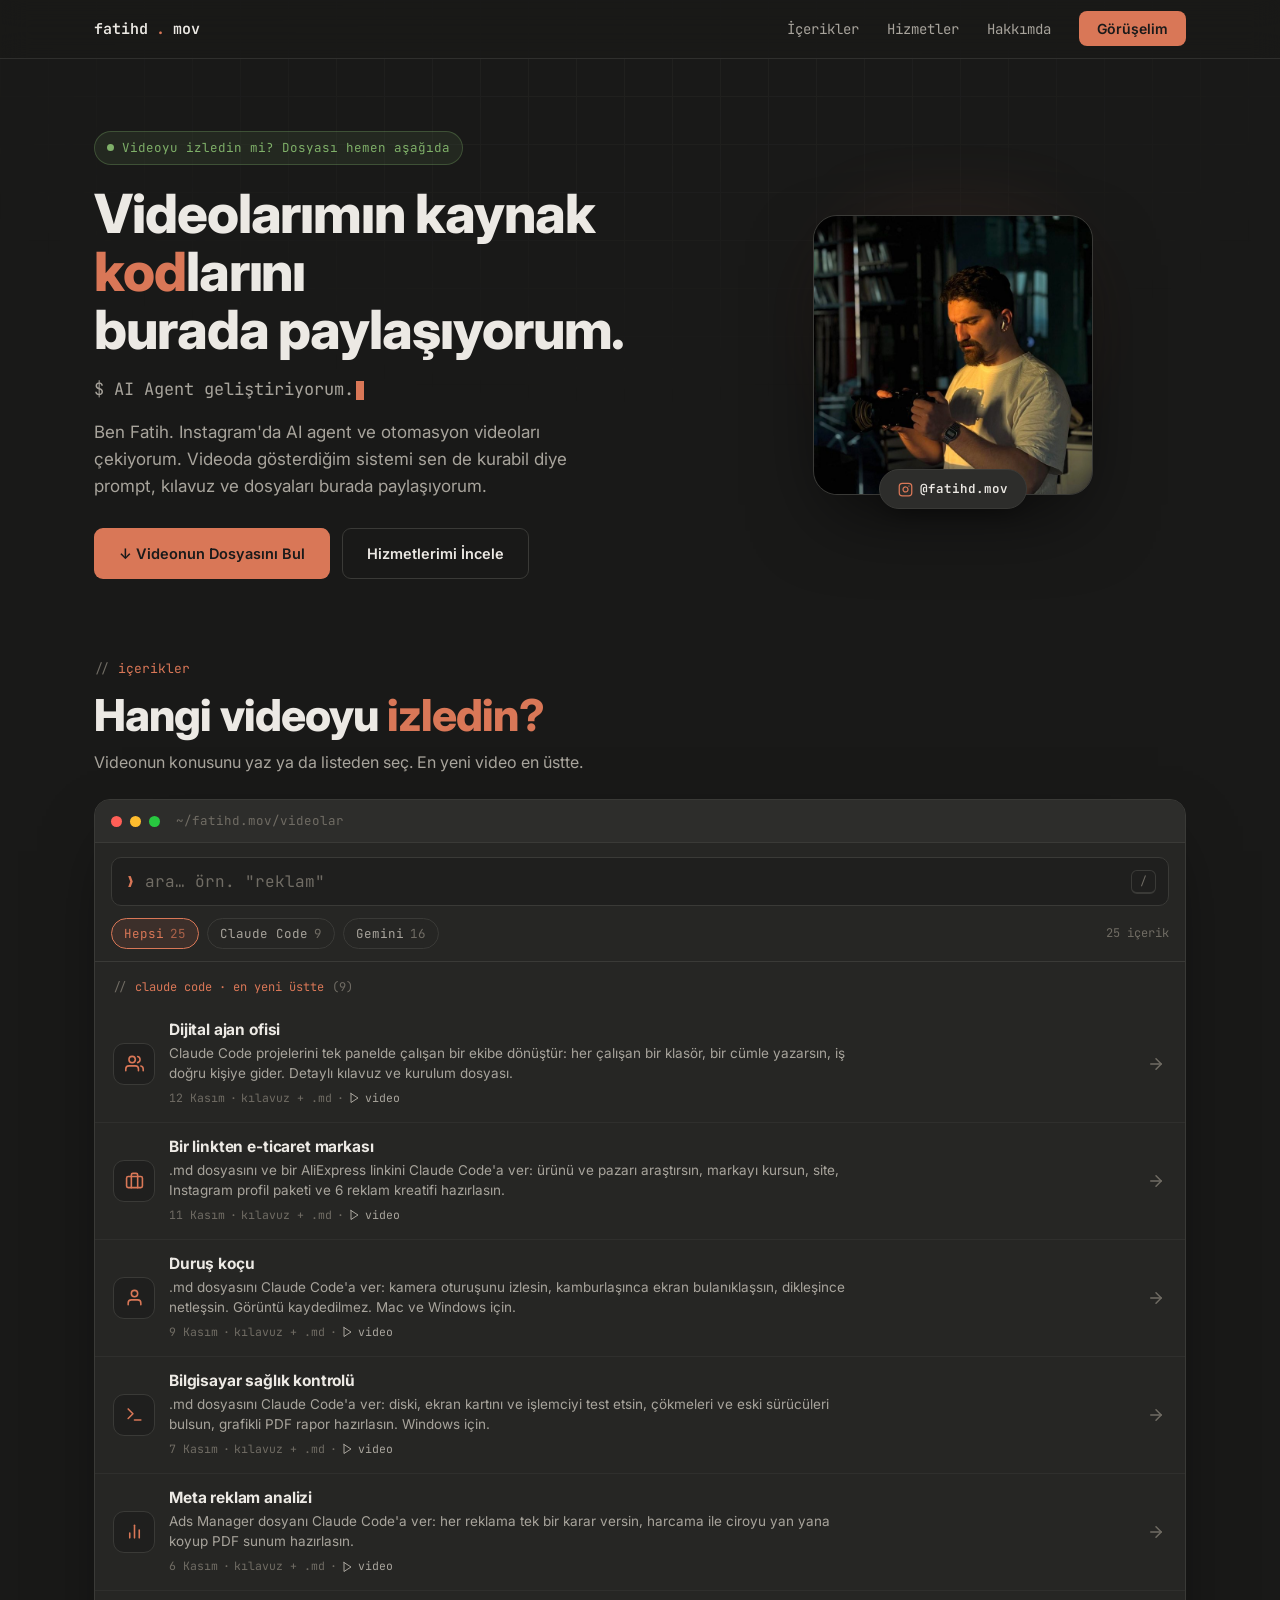
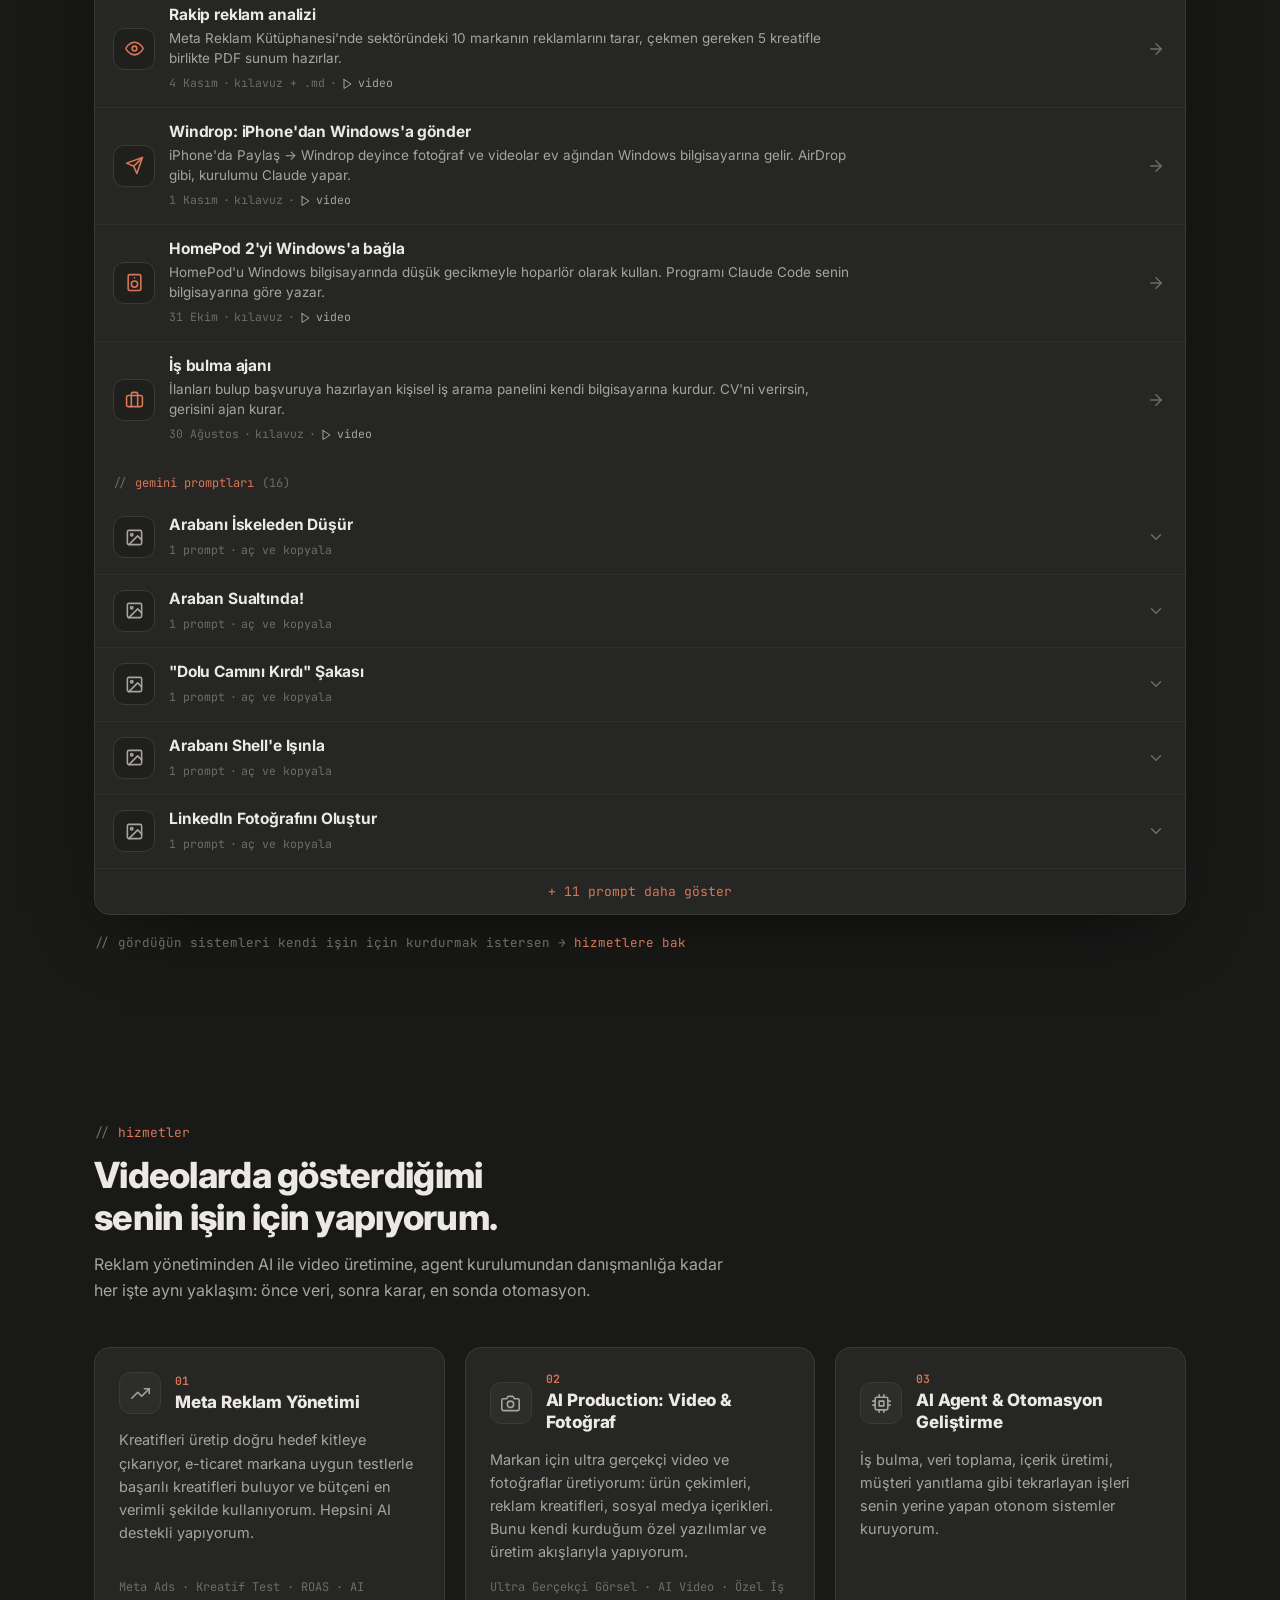
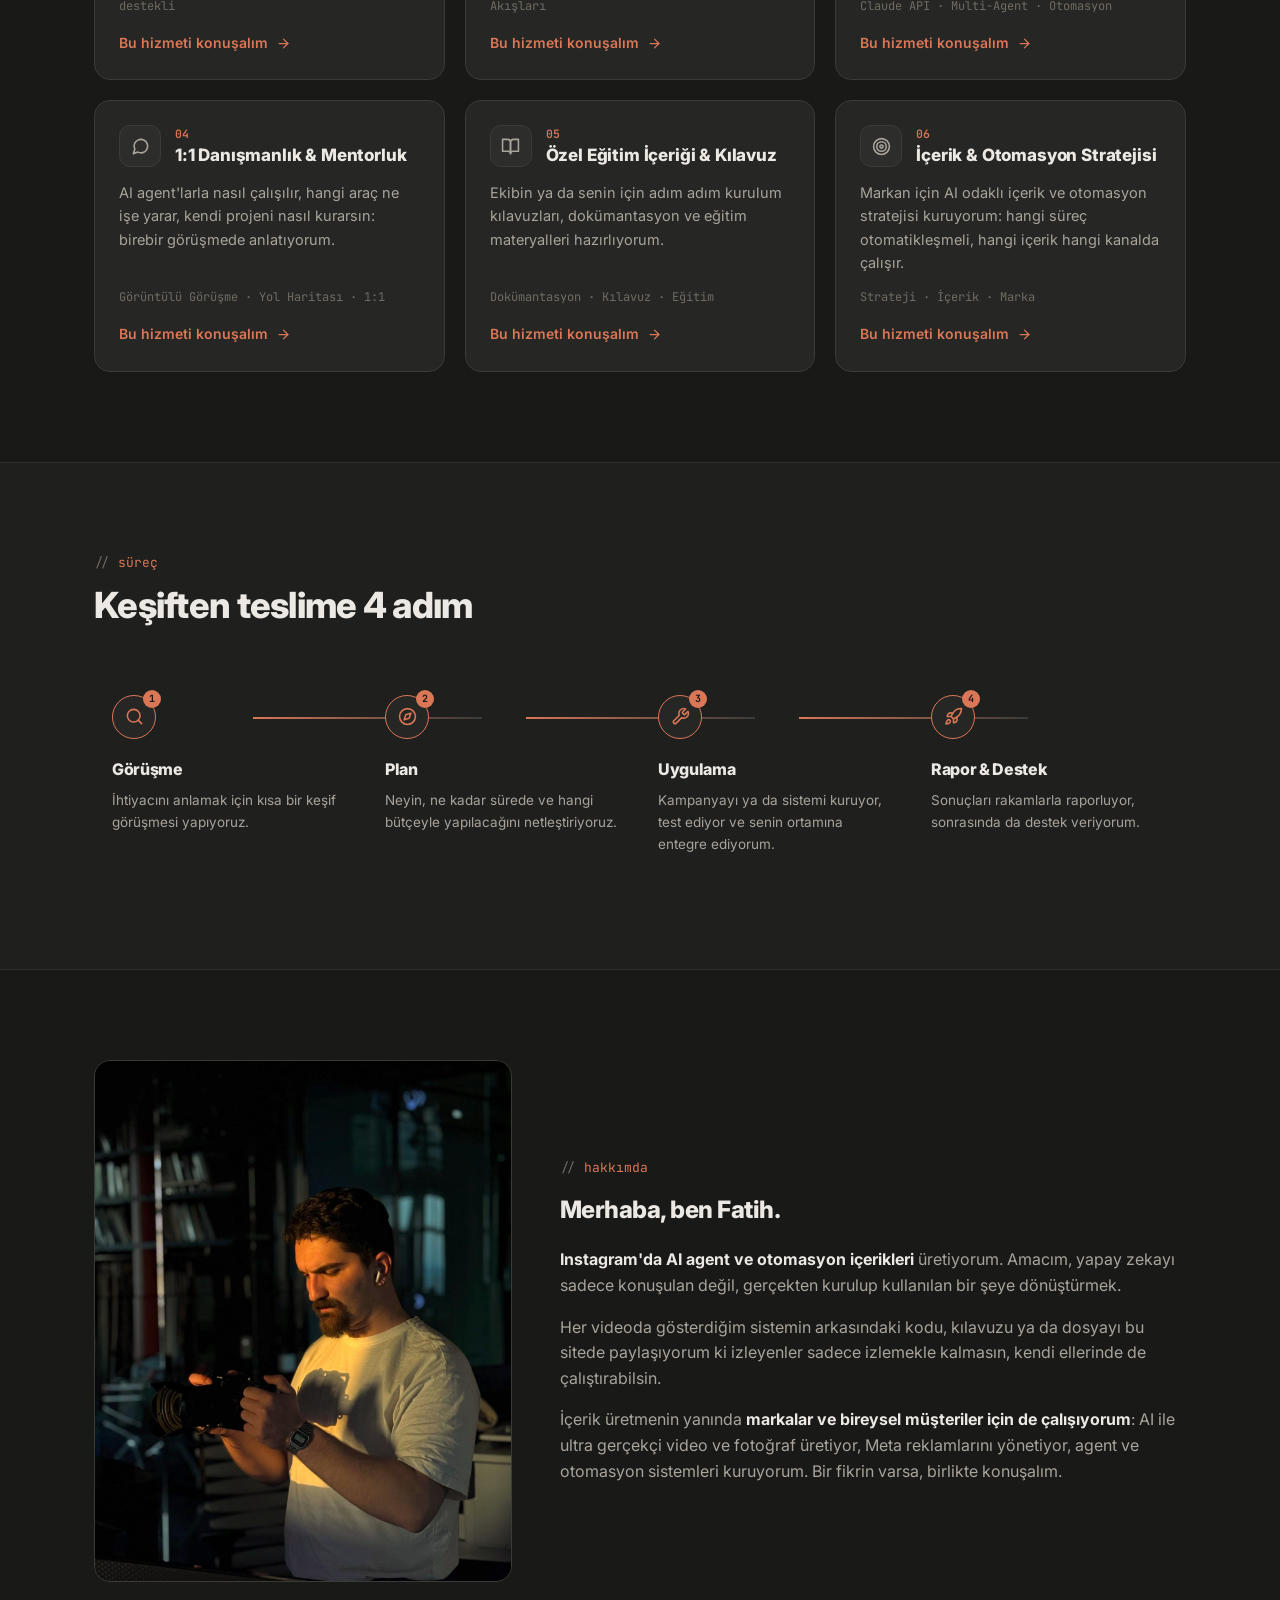
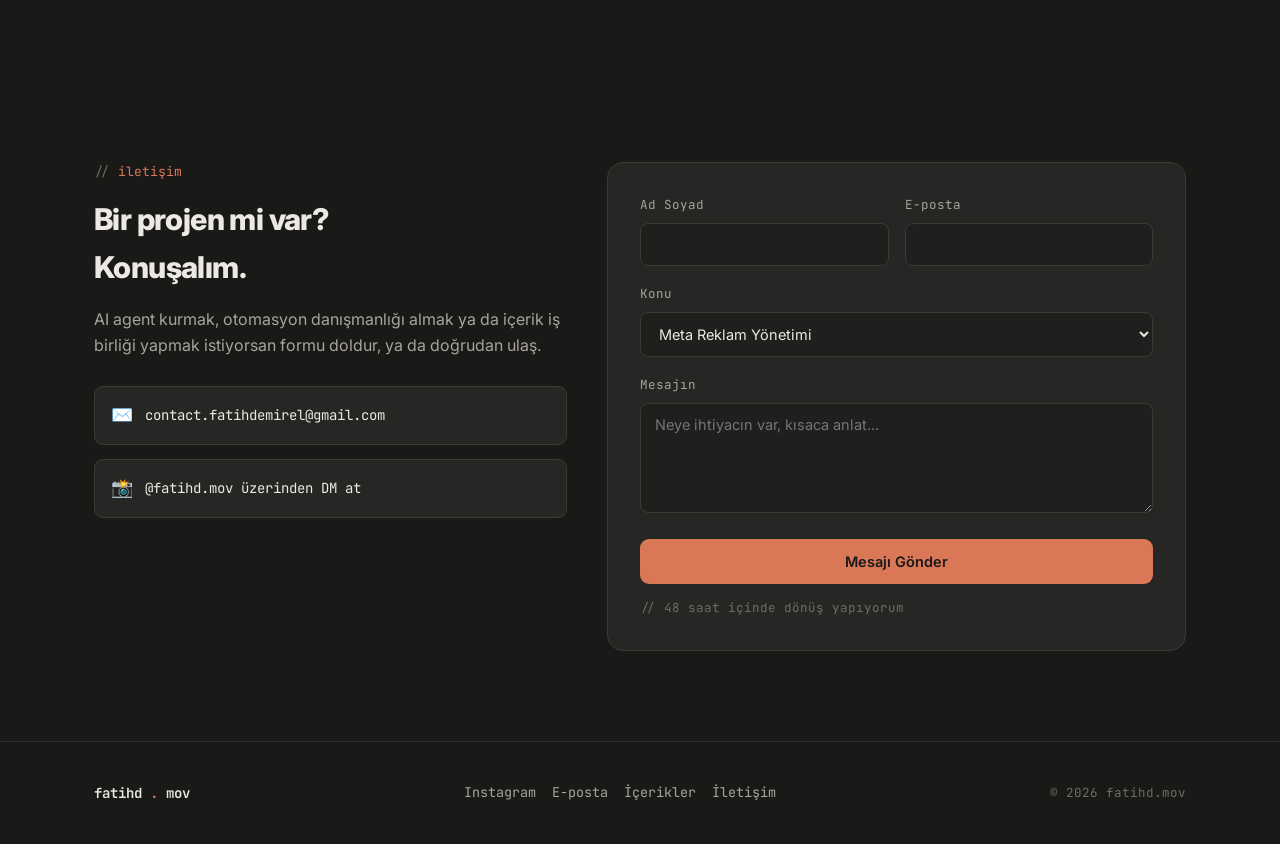
<file: index.html>
<!DOCTYPE html>
<html lang="tr">
<head>
<meta charset="UTF-8">
<meta name="viewport" content="width=device-width, initial-scale=1.0">
<title>fatihd.mov — Videolardaki prompt, kılavuz ve dosyalar</title>
<meta name="description" content="Instagram videolarımda bahsettiğim Claude Code kılavuzları, Gemini promptları ve dosyalar. Videonun konusunu yaz, aradığını bul. AI agent geliştirme ve danışmanlık hizmetleri.">
<meta property="og:type" content="website">
<meta property="og:site_name" content="fatihd.mov">
<meta property="og:url" content="https://fatihd.mov/">
<meta property="og:image" content="https://fatihd.mov/assets/og/fatihd-mov.png">
<meta property="og:image:width" content="1200">
<meta property="og:image:height" content="630">
<meta name="twitter:card" content="summary_large_image">
<link rel="icon" href="data:image/svg+xml,<svg xmlns=%22http://www.w3.org/2000/svg%22 viewBox=%220 0 100 100%22><rect width=%22100%22 height=%22100%22 rx=%2222%22 fill=%22%23191918%22/><text x=%2250%22 y=%2266%22 font-size=%2258%22 text-anchor=%22middle%22 fill=%22%23d97757%22 font-family=%22monospace%22>&gt;_</text></svg>">
<link rel="stylesheet" href="css/style.css">
</head>
<body>

<noscript>
  <div style="background:#d97757;color:#1a1a1a;text-align:center;padding:14px 20px;font-family:monospace;font-size:14px;">
    JavaScript kapalı görünüyor, bu yüzden içerik listesi açılamıyor. Tarayıcında JavaScript'i aç
    ya da <a href="https://instagram.com/fatihd.mov" style="color:#1a1a1a;text-decoration:underline;font-weight:700;">Instagram'dan DM at</a>.
  </div>
</noscript>

<nav class="nav">
  <div class="nav-inner">
    <a class="brand" href="index.html" aria-label="fatihd.mov ana sayfa">fatihd<span class="dot">.</span>mov</a>
    <ul class="nav-links" id="navLinks">
      <li><a href="#icerikler">İçerikler</a></li>
      <li><a href="#services">Hizmetler</a></li>
      <li><a href="#about">Hakkımda</a></li>
      <li><a class="nav-cta" href="#contact">Görüşelim</a></li>
    </ul>
    <button class="nav-toggle" id="navToggle" aria-label="Menüyü aç">☰</button>
  </div>
</nav>

<!-- ============ HERO (kısa tanıtım + fotoğraf) ============ -->
<header class="wrap hero">
  <div class="hero-text">
    <div class="hero-kicker"><span class="pulse"></span> Videoyu izledin mi? Dosyası hemen aşağıda</div>
    <h1>Videolarımın kaynak <span>kod</span>larını<br> burada paylaşıyorum.</h1>
    <p class="hero-sub mono hero-typed">$ <span id="typed-line"></span><span class="caret"></span></p>
    <p class="hero-sub">Ben Fatih. Instagram'da AI agent ve otomasyon videoları çekiyorum. Videoda gösterdiğim sistemi sen de kurabil diye prompt, kılavuz ve dosyaları burada paylaşıyorum.</p>
    <div class="hero-ctas">
      <a href="#icerikler" class="btn btn-primary">↓ Videonun Dosyasını Bul</a>
      <a href="#services" class="btn btn-ghost hide-sm">Hizmetlerimi İncele</a>
    </div>
  </div>
  <div class="hero-portrait">
    <div class="portrait-glow"></div>
    <div class="portrait-frame">
      <img src="assets/img/fatih-portrait-720.jpg" alt="Fatih Demirel" width="720" height="960" loading="eager">
    </div>
    <a class="portrait-badge" href="https://instagram.com/fatihd.mov" target="_blank" rel="noopener"><svg class="ico" viewBox="0 0 24 24" fill="none" stroke="currentColor" stroke-width="2" stroke-linecap="round" stroke-linejoin="round"><rect x="2" y="2" width="20" height="20" rx="5"/><path d="M16 11.37A4 4 0 1 1 12.63 8 4 4 0 0 1 16 11.37z"/><line x1="17.5" y1="6.5" x2="17.51" y2="6.5"/></svg> <b>@fatihd.mov</b></a>
  </div>
</header>

<!-- ============ İÇERİK BULUCU ============ -->
<section class="finder-section" id="icerikler">
  <div class="wrap">
    <div class="section-eyebrow">içerikler</div>
    <h2 class="finder-title">Hangi videoyu <span>izledin?</span></h2>
    <p class="finder-lead">Videonun konusunu yaz ya da listeden seç. En yeni video en üstte.</p>

    <div class="finder">
      <div class="term-bar">
        <span class="term-dot r"></span><span class="term-dot y"></span><span class="term-dot g"></span>
        <span class="term-title">~/fatihd.mov/videolar</span>
      </div>
      <div class="finder-search" role="search">
        <div class="finder-box" id="finder-box">
          <span class="finder-chev" aria-hidden="true">❯</span>
          <input type="search" id="finder-input" autocomplete="off" spellcheck="false" enterkeyhint="search"
                 placeholder='ara… örn. "reklam"' aria-label="Videolarda ara">
          <button type="button" class="finder-clear" id="finder-clear" aria-label="Aramayı temizle" hidden>
            <svg class="ico" viewBox="0 0 24 24" fill="none" stroke="currentColor" stroke-width="2" stroke-linecap="round" stroke-linejoin="round"><line x1="18" y1="6" x2="6" y2="18"/><line x1="6" y1="6" x2="18" y2="18"/></svg>
          </button>
          <kbd class="finder-kbd" aria-hidden="true">/</kbd>
        </div>
        <div class="finder-filters">
          <div class="finder-chips" id="finder-chips" role="group" aria-label="Türe göre filtrele"></div>
          <span class="finder-count" id="finder-count" aria-live="polite"></span>
        </div>
      </div>
      <div class="finder-list" id="finder-list"></div>
    </div>

    <p class="finder-foot">// gördüğün sistemleri kendi işin için kurdurmak istersen → <a href="#services">hizmetlere bak</a></p>
  </div>
</section>

<!-- ============ SERVICES ============ -->
<section id="services">
  <div class="wrap reveal">
    <div class="section-eyebrow">hizmetler</div>
    <div class="section-head">
      <h2>Videolarda gösterdiğimi<br>senin işin için yapıyorum.</h2>
      <p>Reklam yönetiminden AI ile video üretimine, agent kurulumundan danışmanlığa kadar her işte aynı yaklaşım: önce veri, sonra karar, en sonda otomasyon.</p>
    </div>

    <div class="svc-grid">
      <article class="svc-card">
        <div class="svc-title-row">
          <span class="svc-icon" aria-hidden="true"><svg viewBox="0 0 24 24" fill="none" stroke="currentColor" stroke-width="2" stroke-linecap="round" stroke-linejoin="round"><polyline points="23 6 13.5 15.5 8.5 10.5 1 18"/><polyline points="17 6 23 6 23 12"/></svg></span>
          <h3><span class="svc-num">01</span>Meta Reklam Yönetimi</h3>
        </div>
        <p>Kreatifleri üretip doğru hedef kitleye çıkarıyor, e-ticaret markana uygun testlerle başarılı kreatifleri buluyor ve bütçeni en verimli şekilde kullanıyorum. Hepsini AI destekli yapıyorum.</p>
        <div class="svc-skills">Meta Ads · Kreatif Test · ROAS · AI destekli</div>
        <a class="service-cta" href="#contact" data-topic="Meta Reklam Yönetimi">Bu hizmeti konuşalım <svg viewBox="0 0 24 24" fill="none" stroke="currentColor" stroke-width="2" stroke-linecap="round" stroke-linejoin="round"><line x1="5" y1="12" x2="19" y2="12"/><polyline points="12 5 19 12 12 19"/></svg></a>
      </article>

      <article class="svc-card">
        <div class="svc-title-row">
          <span class="svc-icon" aria-hidden="true"><svg viewBox="0 0 24 24" fill="none" stroke="currentColor" stroke-width="2" stroke-linecap="round" stroke-linejoin="round"><path d="M23 19a2 2 0 0 1-2 2H3a2 2 0 0 1-2-2V8a2 2 0 0 1 2-2h4l2-3h6l2 3h4a2 2 0 0 1 2 2z"/><circle cx="12" cy="13" r="4"/></svg></span>
          <h3><span class="svc-num">02</span>AI Production: Video &amp; Fotoğraf</h3>
        </div>
        <p>Markan için ultra gerçekçi video ve fotoğraflar üretiyorum: ürün çekimleri, reklam kreatifleri, sosyal medya içerikleri. Bunu kendi kurduğum özel yazılımlar ve üretim akışlarıyla yapıyorum.</p>
        <div class="svc-skills">Ultra Gerçekçi Görsel · AI Video · Özel İş Akışları</div>
        <a class="service-cta" href="#contact" data-topic="AI Production (Video &amp; Fotoğraf)">Bu hizmeti konuşalım <svg viewBox="0 0 24 24" fill="none" stroke="currentColor" stroke-width="2" stroke-linecap="round" stroke-linejoin="round"><line x1="5" y1="12" x2="19" y2="12"/><polyline points="12 5 19 12 12 19"/></svg></a>
      </article>

      <article class="svc-card">
        <div class="svc-title-row">
          <span class="svc-icon" aria-hidden="true"><svg viewBox="0 0 24 24" fill="none" stroke="currentColor" stroke-width="2" stroke-linecap="round" stroke-linejoin="round"><rect x="4" y="4" width="16" height="16" rx="2"/><rect x="9" y="9" width="6" height="6"/><line x1="9" y1="1" x2="9" y2="4"/><line x1="15" y1="1" x2="15" y2="4"/><line x1="9" y1="20" x2="9" y2="23"/><line x1="15" y1="20" x2="15" y2="23"/><line x1="20" y1="9" x2="23" y2="9"/><line x1="20" y1="14" x2="23" y2="14"/><line x1="1" y1="9" x2="4" y2="9"/><line x1="1" y1="14" x2="4" y2="14"/></svg></span>
          <h3><span class="svc-num">03</span>AI Agent &amp; Otomasyon Geliştirme</h3>
        </div>
        <p>İş bulma, veri toplama, içerik üretimi, müşteri yanıtlama gibi tekrarlayan işleri senin yerine yapan otonom sistemler kuruyorum.</p>
        <div class="svc-skills">Claude API · Multi-Agent · Otomasyon</div>
        <a class="service-cta" href="#contact" data-topic="AI Agent &amp; Otomasyon Geliştirme">Bu hizmeti konuşalım <svg viewBox="0 0 24 24" fill="none" stroke="currentColor" stroke-width="2" stroke-linecap="round" stroke-linejoin="round"><line x1="5" y1="12" x2="19" y2="12"/><polyline points="12 5 19 12 12 19"/></svg></a>
      </article>

      <article class="svc-card">
        <div class="svc-title-row">
          <span class="svc-icon" aria-hidden="true"><svg viewBox="0 0 24 24" fill="none" stroke="currentColor" stroke-width="2" stroke-linecap="round" stroke-linejoin="round"><path d="M21 11.5a8.38 8.38 0 0 1-.9 3.8 8.5 8.5 0 0 1-7.6 4.7 8.38 8.38 0 0 1-3.8-.9L3 21l1.9-5.7a8.38 8.38 0 0 1-.9-3.8 8.5 8.5 0 0 1 4.7-7.6 8.38 8.38 0 0 1 3.8-.9h.5a8.48 8.48 0 0 1 8 8v.5z"/></svg></span>
          <h3><span class="svc-num">04</span>1:1 Danışmanlık &amp; Mentorluk</h3>
        </div>
        <p>AI agent'larla nasıl çalışılır, hangi araç ne işe yarar, kendi projeni nasıl kurarsın: birebir görüşmede anlatıyorum.</p>
        <div class="svc-skills">Görüntülü Görüşme · Yol Haritası · 1:1</div>
        <a class="service-cta" href="#contact" data-topic="1:1 Danışmanlık / Mentorluk">Bu hizmeti konuşalım <svg viewBox="0 0 24 24" fill="none" stroke="currentColor" stroke-width="2" stroke-linecap="round" stroke-linejoin="round"><line x1="5" y1="12" x2="19" y2="12"/><polyline points="12 5 19 12 12 19"/></svg></a>
      </article>

      <article class="svc-card">
        <div class="svc-title-row">
          <span class="svc-icon" aria-hidden="true"><svg viewBox="0 0 24 24" fill="none" stroke="currentColor" stroke-width="2" stroke-linecap="round" stroke-linejoin="round"><path d="M2 3h6a4 4 0 0 1 4 4v14a3 3 0 0 0-3-3H2z"/><path d="M22 3h-6a4 4 0 0 0-4 4v14a3 3 0 0 1 3-3h7z"/></svg></span>
          <h3><span class="svc-num">05</span>Özel Eğitim İçeriği &amp; Kılavuz</h3>
        </div>
        <p>Ekibin ya da senin için adım adım kurulum kılavuzları, dokümantasyon ve eğitim materyalleri hazırlıyorum.</p>
        <div class="svc-skills">Dokümantasyon · Kılavuz · Eğitim</div>
        <a class="service-cta" href="#contact" data-topic="Özel Eğitim İçeriği &amp; Kılavuz">Bu hizmeti konuşalım <svg viewBox="0 0 24 24" fill="none" stroke="currentColor" stroke-width="2" stroke-linecap="round" stroke-linejoin="round"><line x1="5" y1="12" x2="19" y2="12"/><polyline points="12 5 19 12 12 19"/></svg></a>
      </article>

      <article class="svc-card">
        <div class="svc-title-row">
          <span class="svc-icon" aria-hidden="true"><svg viewBox="0 0 24 24" fill="none" stroke="currentColor" stroke-width="2" stroke-linecap="round" stroke-linejoin="round"><circle cx="12" cy="12" r="10"/><circle cx="12" cy="12" r="6"/><circle cx="12" cy="12" r="2"/></svg></span>
          <h3><span class="svc-num">06</span>İçerik &amp; Otomasyon Stratejisi</h3>
        </div>
        <p>Markan için AI odaklı içerik ve otomasyon stratejisi kuruyorum: hangi süreç otomatikleşmeli, hangi içerik hangi kanalda çalışır.</p>
        <div class="svc-skills">Strateji · İçerik · Marka</div>
        <a class="service-cta" href="#contact" data-topic="İçerik &amp; Otomasyon Stratejisi">Bu hizmeti konuşalım <svg viewBox="0 0 24 24" fill="none" stroke="currentColor" stroke-width="2" stroke-linecap="round" stroke-linejoin="round"><line x1="5" y1="12" x2="19" y2="12"/><polyline points="12 5 19 12 12 19"/></svg></a>
      </article>
    </div>
  </div>
</section>

<!-- ============ PROCESS ============ -->
<section class="process">
  <div class="wrap reveal">
    <div class="section-eyebrow">süreç</div>
    <div class="section-head">
      <h2>Keşiften teslime 4 adım</h2>
    </div>
    <div class="process-steps">
      <div class="process-step">
        <div class="process-line"></div>
        <div class="num"><svg viewBox="0 0 24 24" fill="none" stroke="currentColor" stroke-width="2" stroke-linecap="round" stroke-linejoin="round"><circle cx="11" cy="11" r="8"/><line x1="21" y1="21" x2="16.65" y2="16.65"/></svg><span class="num-badge">1</span></div>
        <h4>Görüşme</h4>
        <p>İhtiyacını anlamak için kısa bir keşif görüşmesi yapıyoruz.</p>
      </div>
      <div class="process-step">
        <div class="process-line"></div>
        <div class="num"><svg viewBox="0 0 24 24" fill="none" stroke="currentColor" stroke-width="2" stroke-linecap="round" stroke-linejoin="round"><circle cx="12" cy="12" r="10"/><polygon points="16.24 7.76 14.12 14.12 7.76 16.24 9.88 9.88 16.24 7.76"/></svg><span class="num-badge">2</span></div>
        <h4>Plan</h4>
        <p>Neyin, ne kadar sürede ve hangi bütçeyle yapılacağını netleştiriyoruz.</p>
      </div>
      <div class="process-step">
        <div class="process-line"></div>
        <div class="num"><svg viewBox="0 0 24 24" fill="none" stroke="currentColor" stroke-width="2" stroke-linecap="round" stroke-linejoin="round"><path d="M14.7 6.3a1 1 0 0 0 0 1.4l1.6 1.6a1 1 0 0 0 1.4 0l3.77-3.77a6 6 0 0 1-7.94 7.94l-6.91 6.91a2.12 2.12 0 0 1-3-3l6.91-6.91a6 6 0 0 1 7.94-7.94z"/></svg><span class="num-badge">3</span></div>
        <h4>Uygulama</h4>
        <p>Kampanyayı ya da sistemi kuruyor, test ediyor ve senin ortamına entegre ediyorum.</p>
      </div>
      <div class="process-step">
        <div class="num"><svg viewBox="0 0 24 24" fill="none" stroke="currentColor" stroke-width="2" stroke-linecap="round" stroke-linejoin="round"><path d="M4.5 16.5c-1.5 1.26-2 5-2 5s3.74-.5 5-2c.71-.84.7-2.13-.09-2.91a2.18 2.18 0 0 0-2.91-.09z"/><path d="M12 15l-3-3a22 22 0 0 1 2-3.95A12.88 12.88 0 0 1 22 2c0 2.72-.78 7.5-6 11a22.35 22.35 0 0 1-4 2z"/><path d="M9 12H4s.55-3.03 2-4c1.62-1.08 5 0 5 0"/><path d="M12 15v5s3.03-.55 4-2c1.08-1.62 0-5 0-5"/></svg><span class="num-badge">4</span></div>
        <h4>Rapor & Destek</h4>
        <p>Sonuçları rakamlarla raporluyor, sonrasında da destek veriyorum.</p>
      </div>
    </div>
  </div>
</section>

<!-- ============ ABOUT ============ -->
<section id="about">
  <div class="wrap about reveal">
    <div class="about-photo">
      <img src="assets/img/fatih-portrait.jpg" alt="Fatih Demirel" loading="lazy">
    </div>
    <div class="about-text">
      <div class="section-eyebrow">hakkımda</div>
      <h2 style="margin-bottom:18px;">Merhaba, ben Fatih.</h2>
      <p><strong>Instagram'da AI agent ve otomasyon içerikleri</strong> üretiyorum. Amacım, yapay zekayı sadece konuşulan değil, gerçekten kurulup kullanılan bir şeye dönüştürmek.</p>
      <p>Her videoda gösterdiğim sistemin arkasındaki kodu, kılavuzu ya da dosyayı bu sitede paylaşıyorum ki izleyenler sadece izlemekle kalmasın, kendi ellerinde de çalıştırabilsin.</p>
      <p>İçerik üretmenin yanında <strong>markalar ve bireysel müşteriler için de çalışıyorum</strong>: AI ile ultra gerçekçi video ve fotoğraf üretiyor, Meta reklamlarını yönetiyor, agent ve otomasyon sistemleri kuruyorum. Bir fikrin varsa, birlikte konuşalım.</p>
    </div>
  </div>
</section>

<!-- ============ CONTACT ============ -->
<section id="contact">
  <div class="wrap contact-shell reveal">
    <div class="contact-info">
      <div class="section-eyebrow">iletişim</div>
      <h2>Bir projen mi var?<br>Konuşalım.</h2>
      <p>AI agent kurmak, otomasyon danışmanlığı almak ya da içerik iş birliği yapmak istiyorsan formu doldur, ya da doğrudan ulaş.</p>
      <div class="contact-quick">
        <a class="quick-link" href="mailto:contact.fatihdemirel@gmail.com"><span class="ic">✉️</span> contact.fatihdemirel@gmail.com</a>
        <a class="quick-link" href="https://instagram.com/fatihd.mov" target="_blank" rel="noopener"><span class="ic">📸</span> @fatihd.mov üzerinden DM at</a>
      </div>
    </div>
    <div class="form-card">
      <!--
        Form mesajları FormSubmit üzerinden contact.fatihdemirel@gmail.com adresine gelir
        (hesap gerekmez). İLK gönderimde FormSubmit bu adrese bir "Activate Form" e-postası
        yollar; o linke bir kez tıklanınca form çalışmaya başlar. Gönderim kodu: js/main.js
      -->
      <form id="contact-form" action="https://formsubmit.co/contact.fatihdemirel@gmail.com" method="POST">
        <input type="hidden" name="_subject" value="fatihd.mov iletişim formu">
        <input type="hidden" name="_template" value="table">
        <input type="text" name="_honey" class="hp-field" tabindex="-1" autocomplete="off" aria-hidden="true">
        <div class="two-col">
          <div class="form-row">
            <label for="f-name">Ad Soyad</label>
            <input id="f-name" name="name" type="text" required>
          </div>
          <div class="form-row">
            <label for="f-email">E-posta</label>
            <input id="f-email" name="email" type="email" required>
          </div>
        </div>
        <div class="form-row">
          <label for="f-topic">Konu</label>
          <select id="f-topic" name="topic">
            <option>Meta Reklam Yönetimi</option>
            <option>AI Production (Video & Fotoğraf)</option>
            <option>AI Agent & Otomasyon Geliştirme</option>
            <option>1:1 Danışmanlık / Mentorluk</option>
            <option>Özel Eğitim İçeriği & Kılavuz</option>
            <option>İçerik & Otomasyon Stratejisi</option>
            <option>Marka İş Birliği</option>
            <option>Diğer</option>
          </select>
        </div>
        <div class="form-row">
          <label for="f-msg">Mesajın</label>
          <textarea id="f-msg" name="message" required placeholder="Neye ihtiyacın var, kısaca anlat..."></textarea>
        </div>
        <button type="submit" class="btn btn-primary" style="width:100%; justify-content:center;">Mesajı Gönder</button>
        <div id="form-status" class="form-status"></div>
        <p class="form-note">// 48 saat içinde dönüş yapıyorum</p>
      </form>
    </div>
  </div>
</section>

<footer>
  <div class="wrap footer-inner">
    <div class="brand">fatihd<span class="dot" style="color:#d97757;">.</span>mov</div>
    <div class="social-row">
      <a href="https://instagram.com/fatihd.mov" target="_blank" rel="noopener">Instagram</a>
      <a href="mailto:contact.fatihdemirel@gmail.com">E-posta</a>
      <a href="#icerikler">İçerikler</a>
      <a href="#contact">İletişim</a>
    </div>
    <div class="copyright">© <span id="year"></span> fatihd.mov</div>
  </div>
</footer>

<script src="js/drops.js"></script>
<script src="js/prompts.js"></script>
<script src="js/main.js"></script>
<script>document.getElementById('year').textContent = new Date().getFullYear();</script>
</body>
</html>
</file>
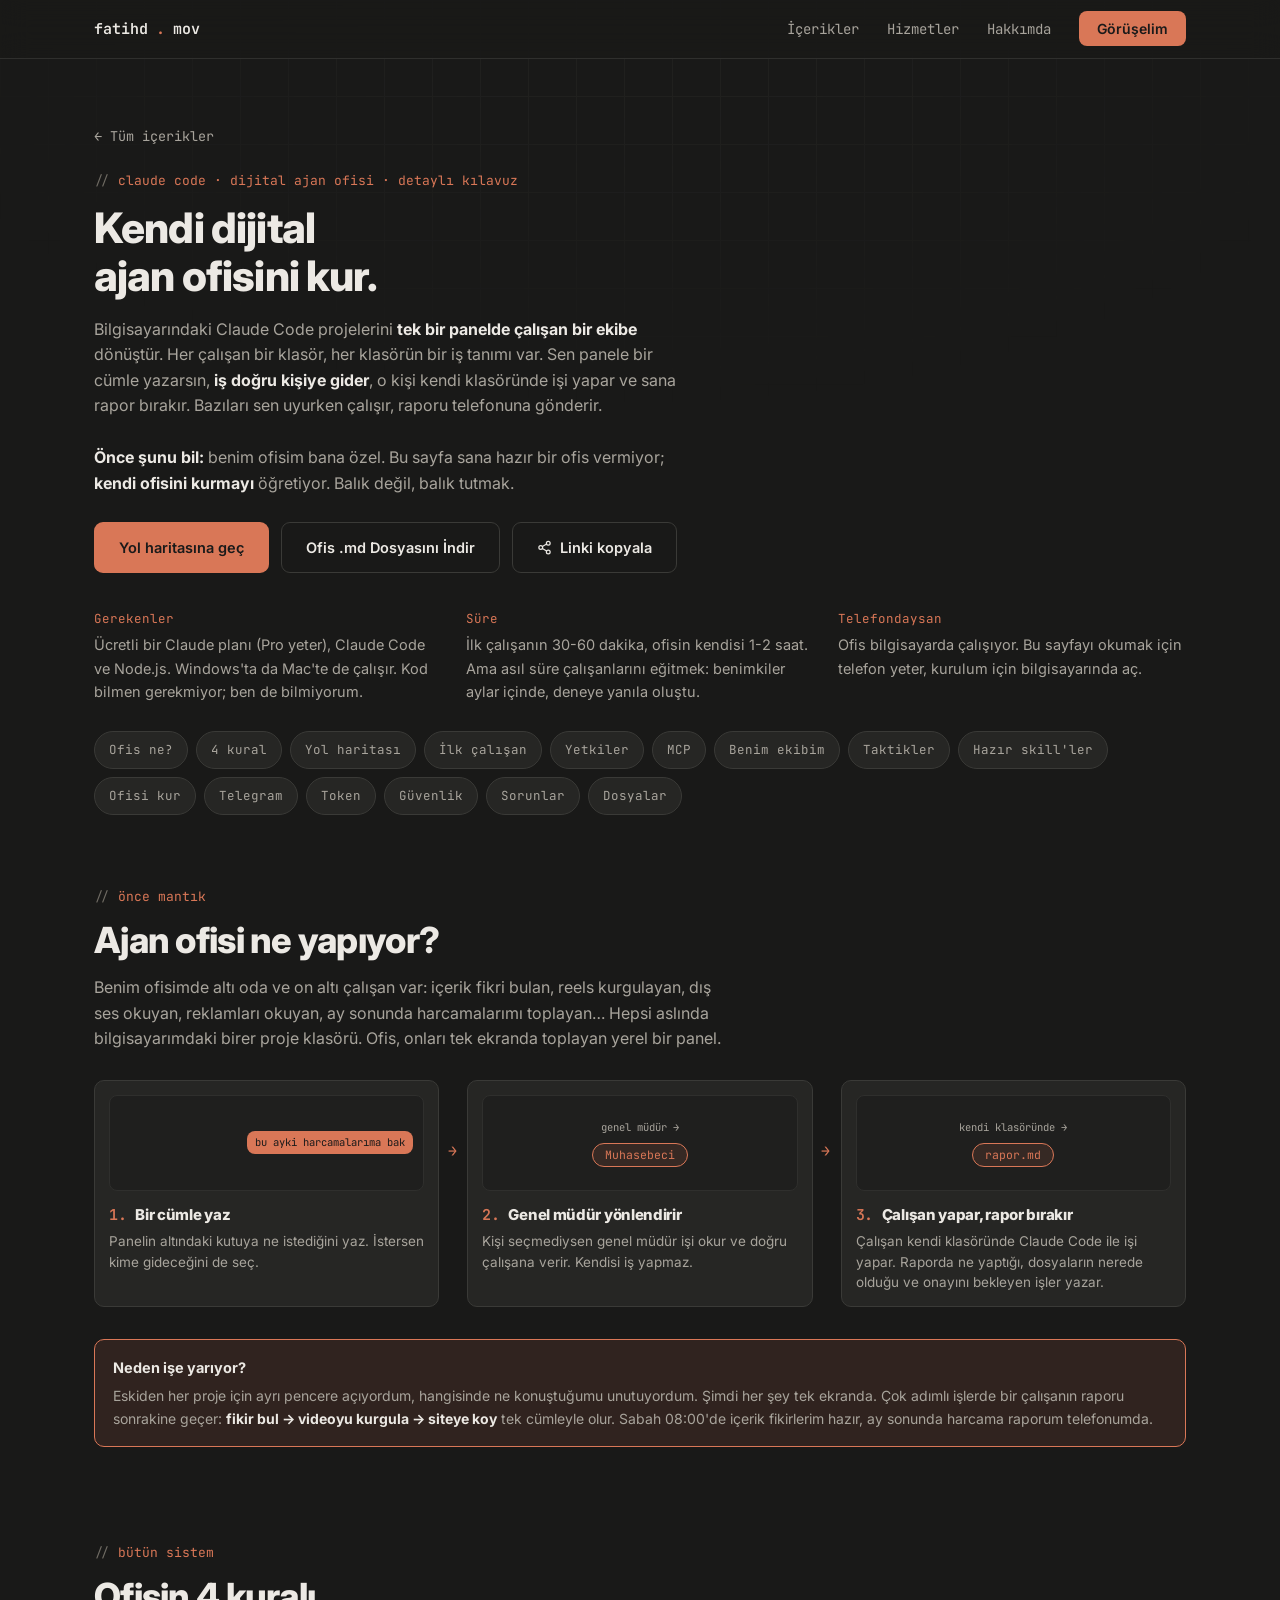
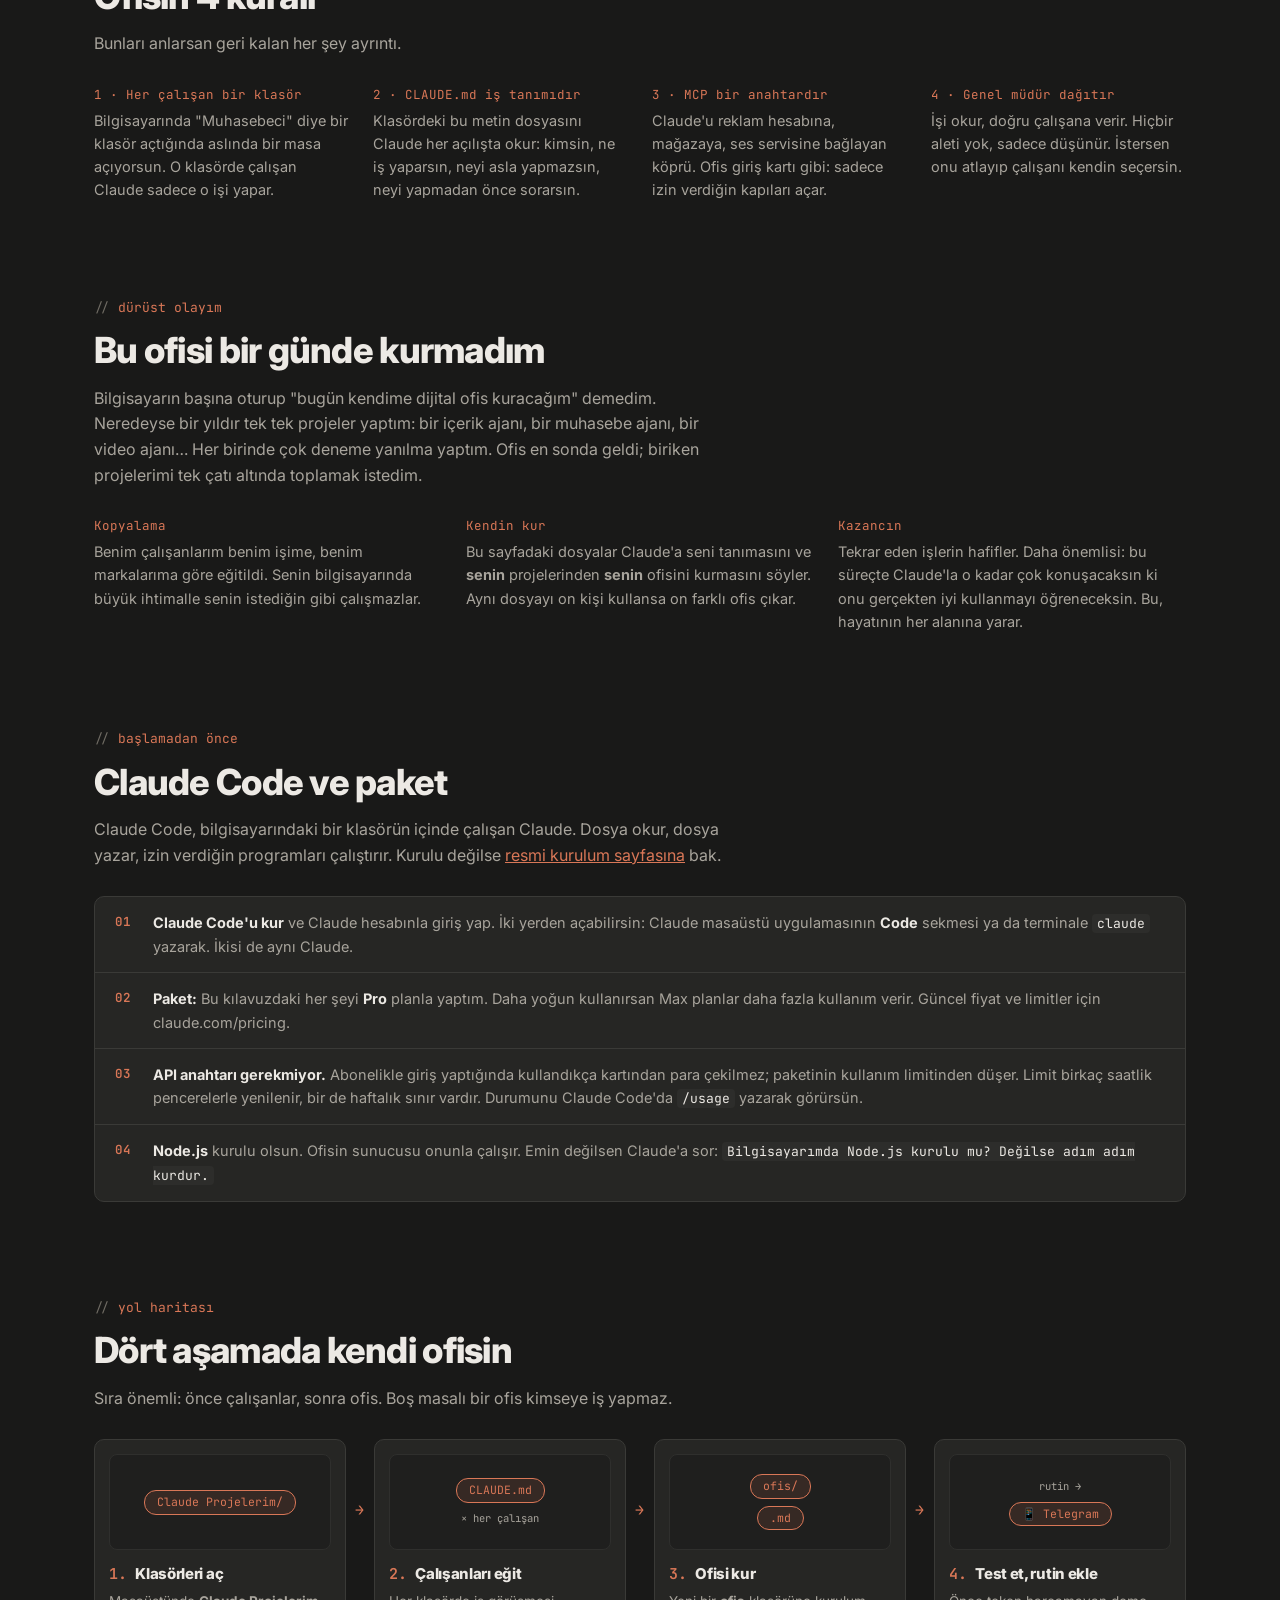
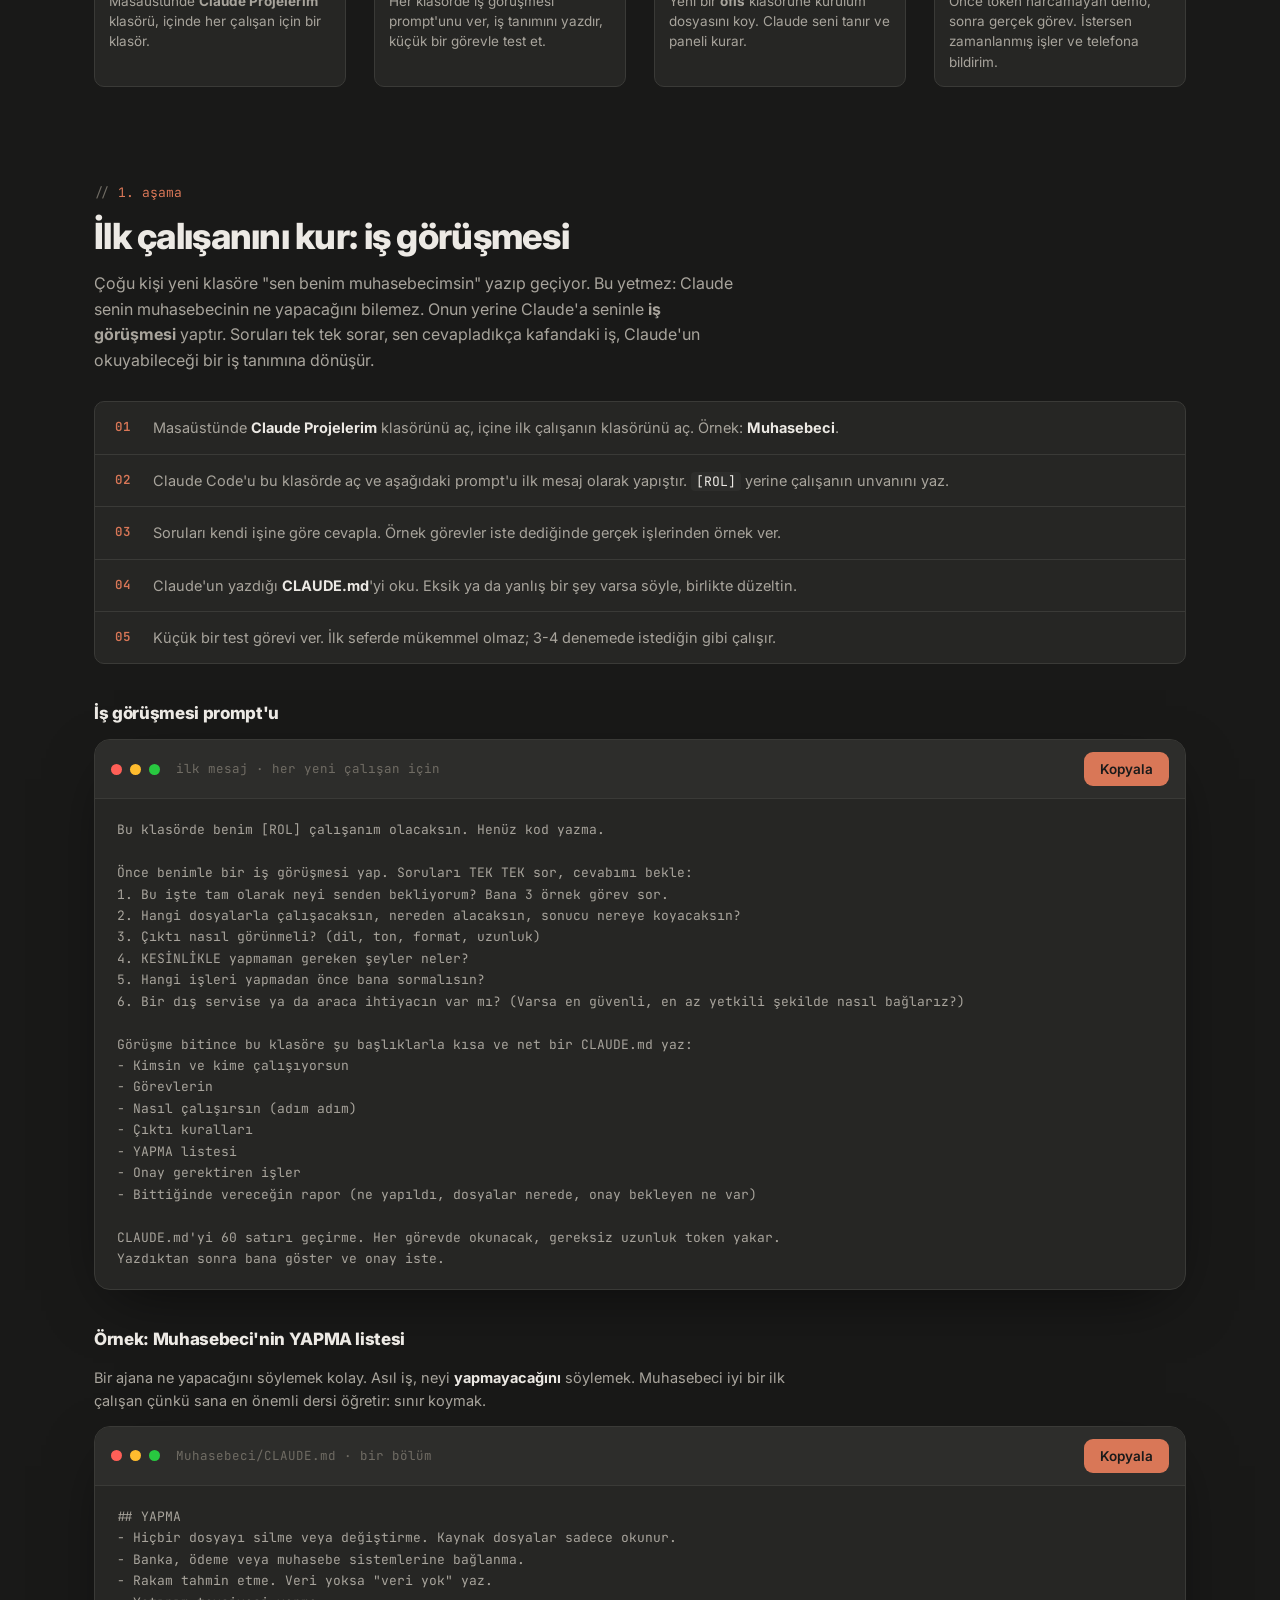
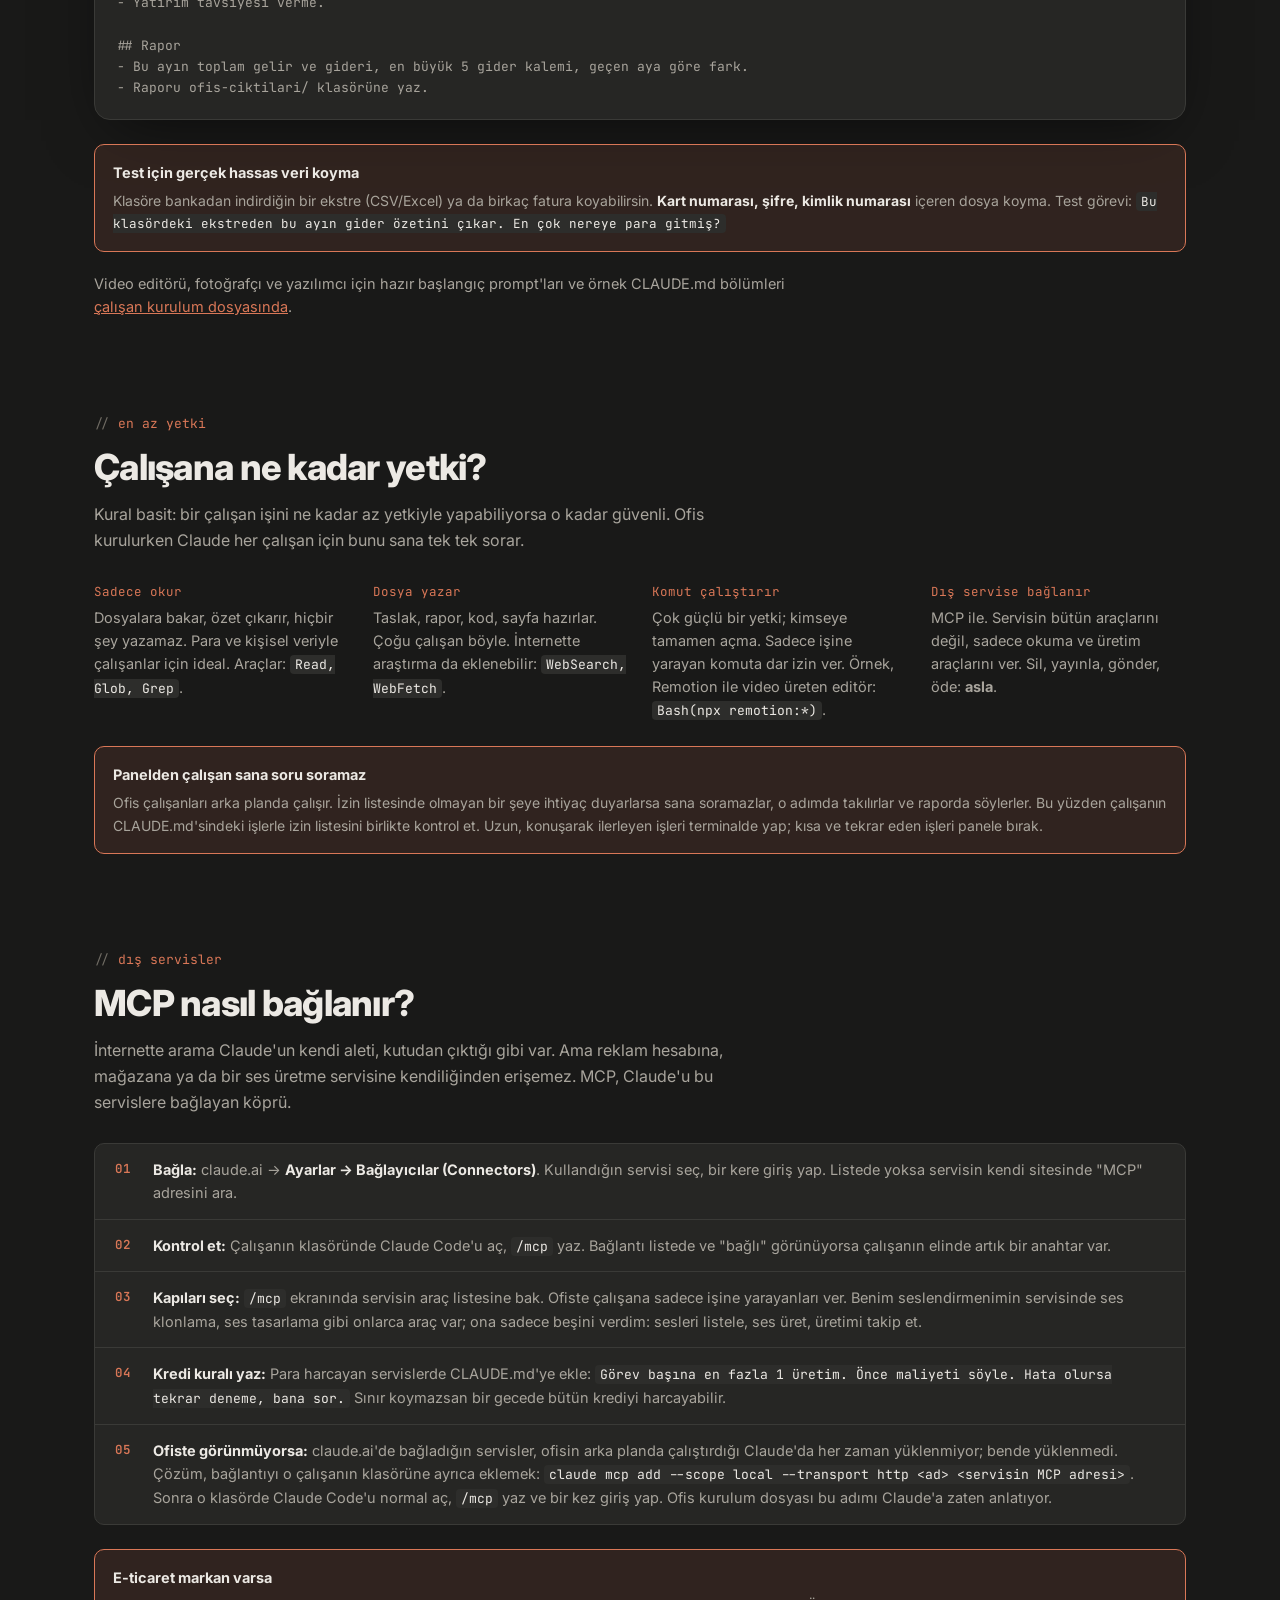
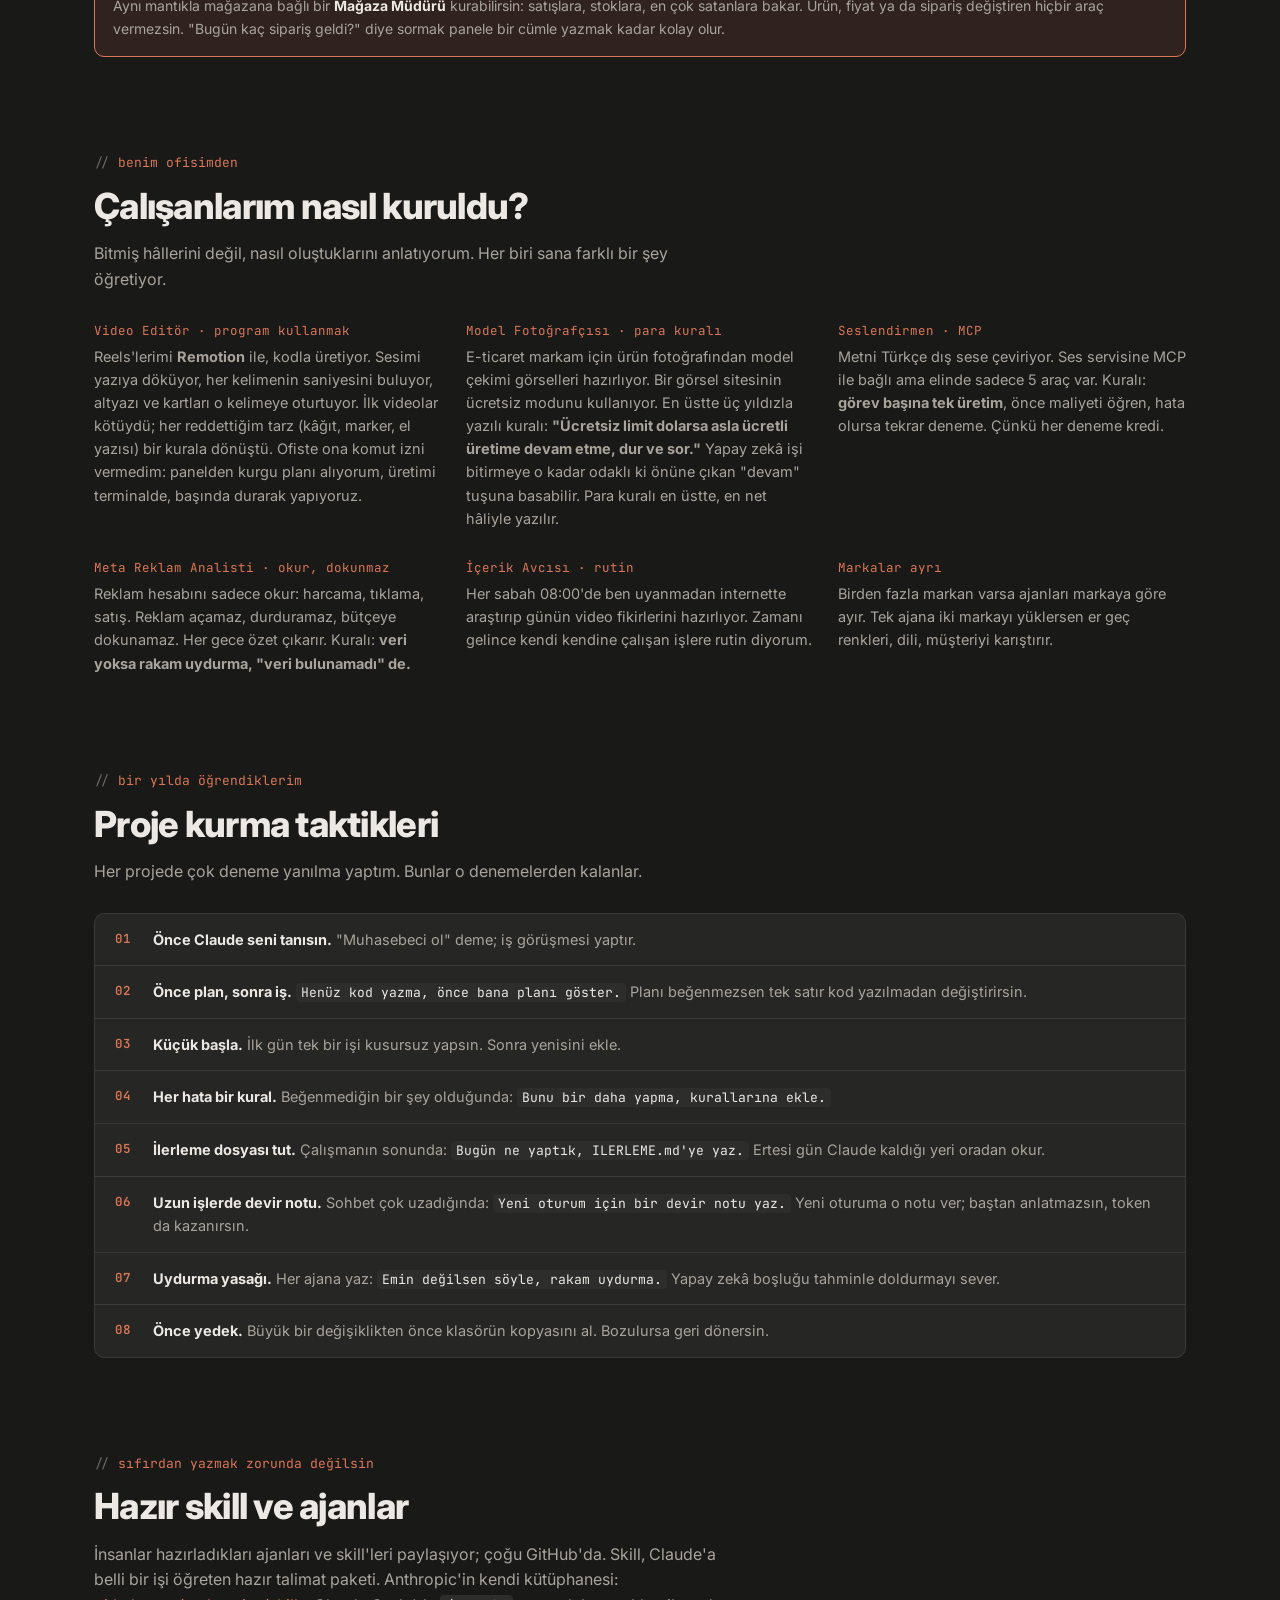
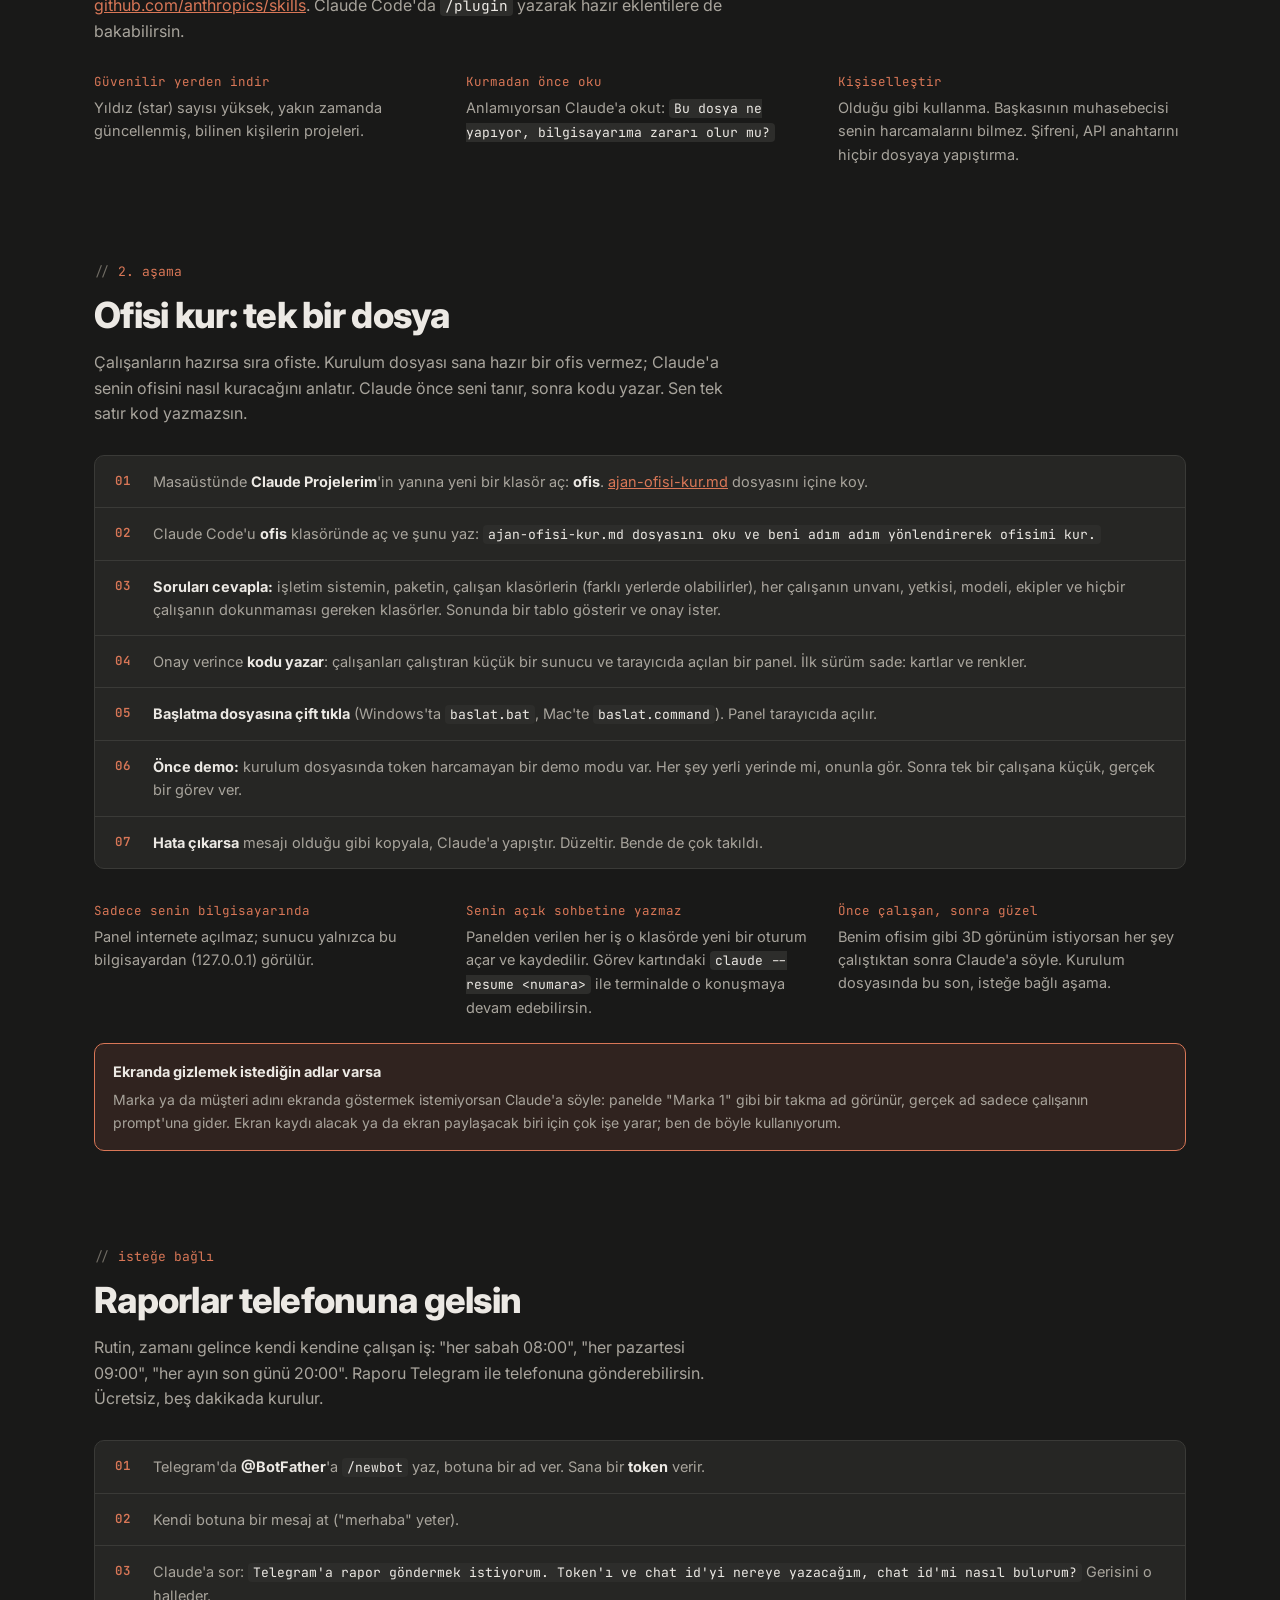
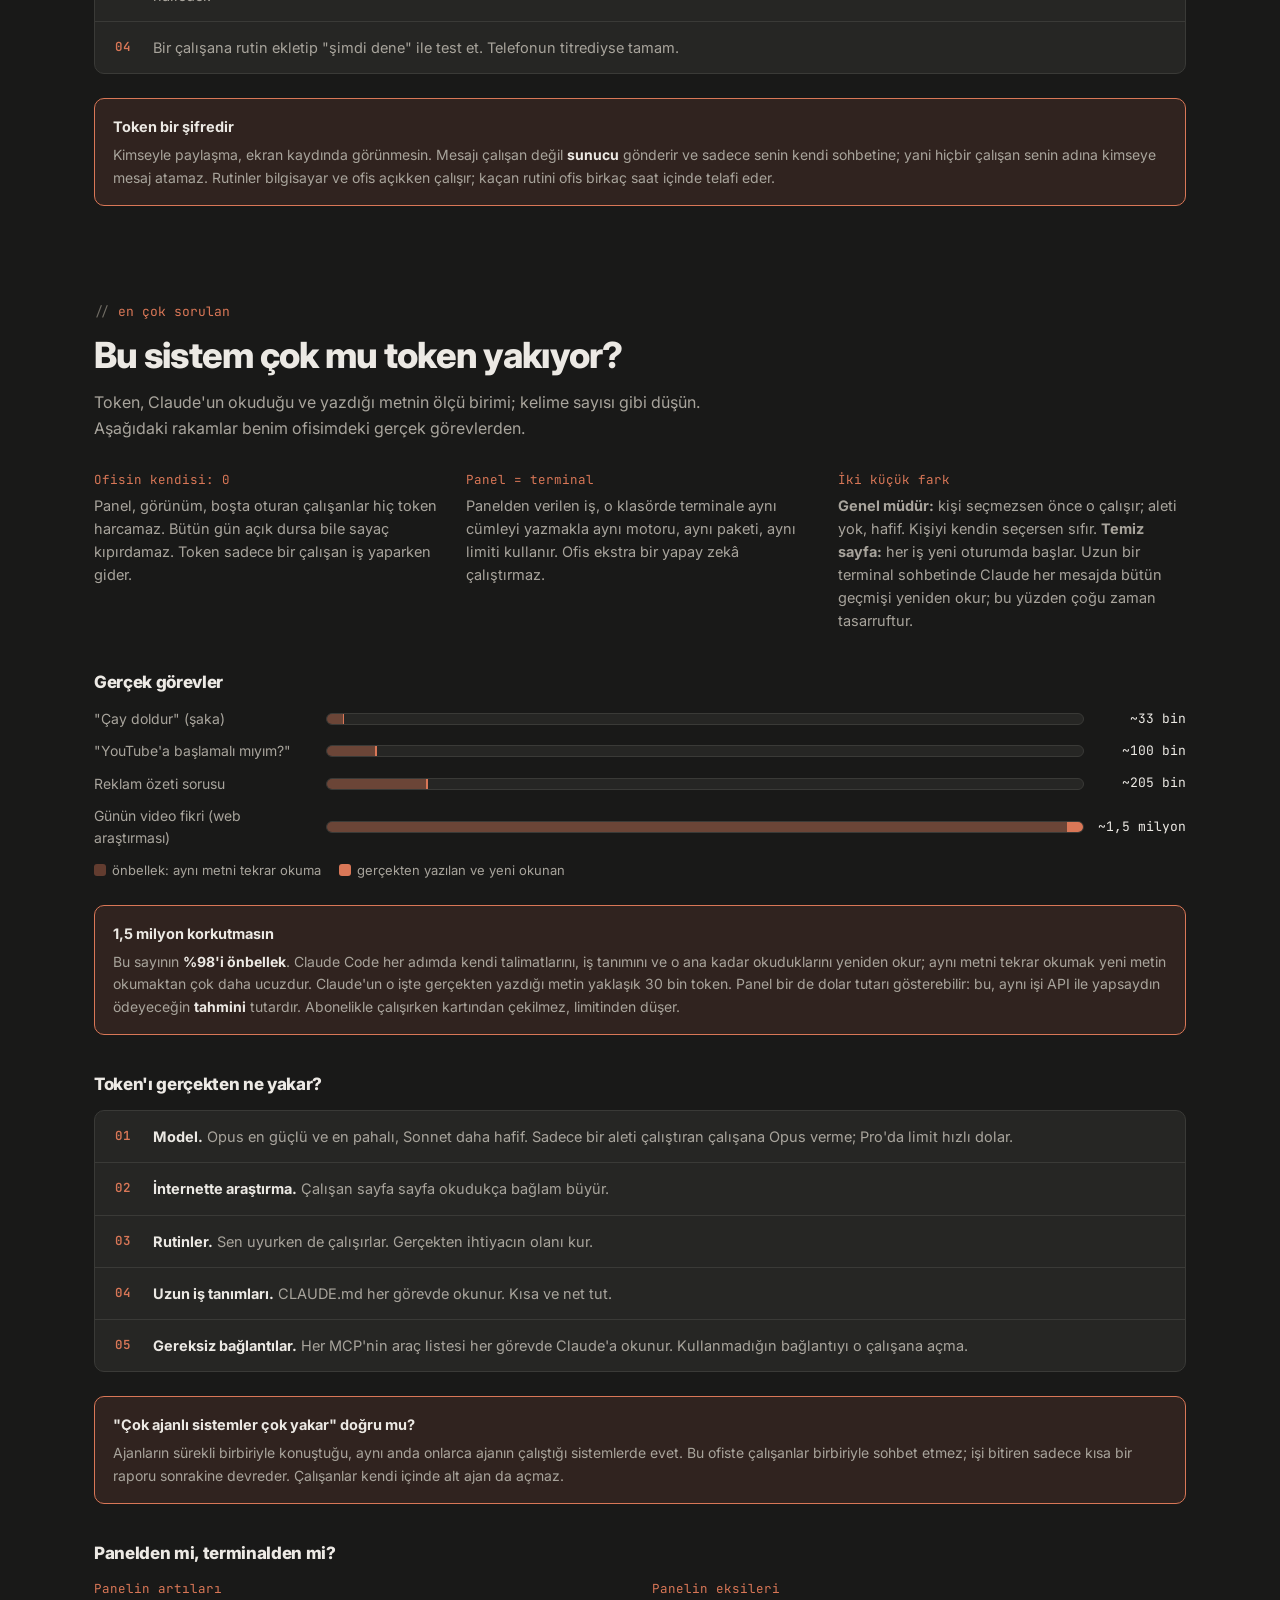
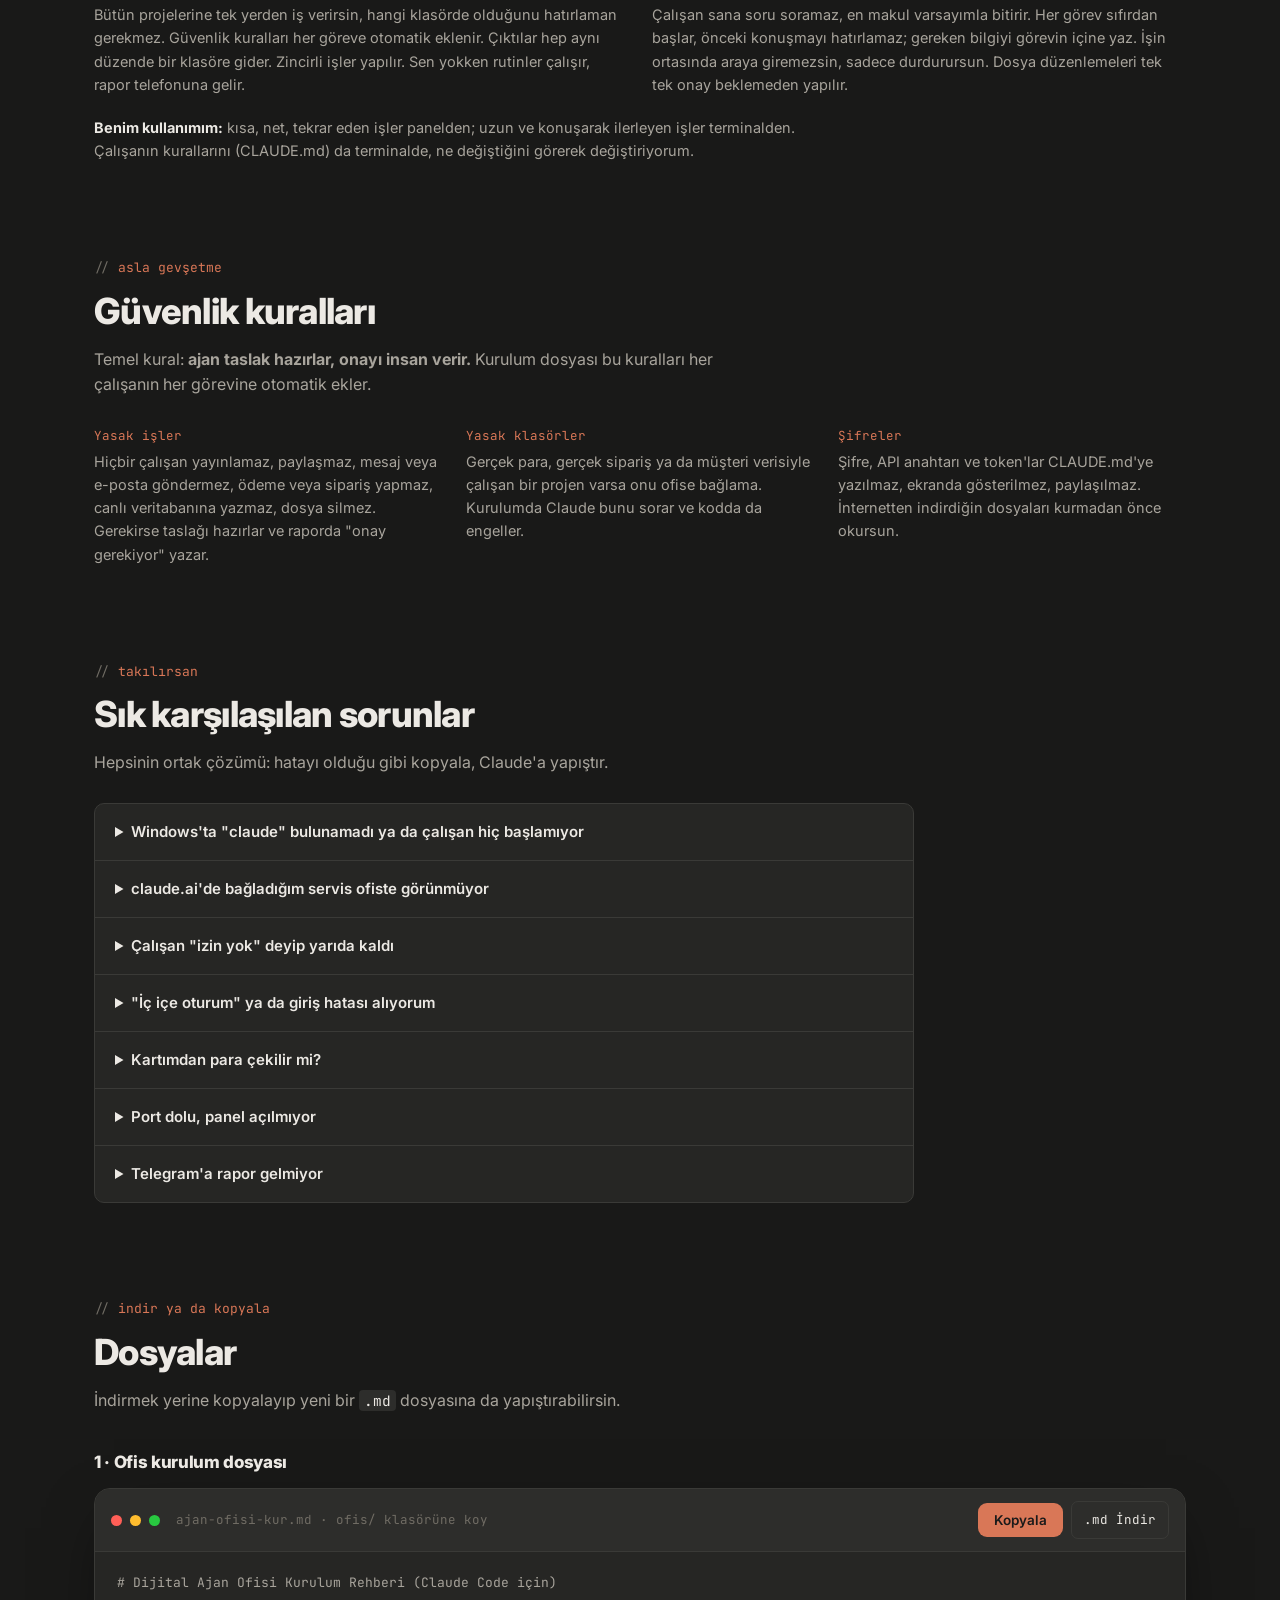
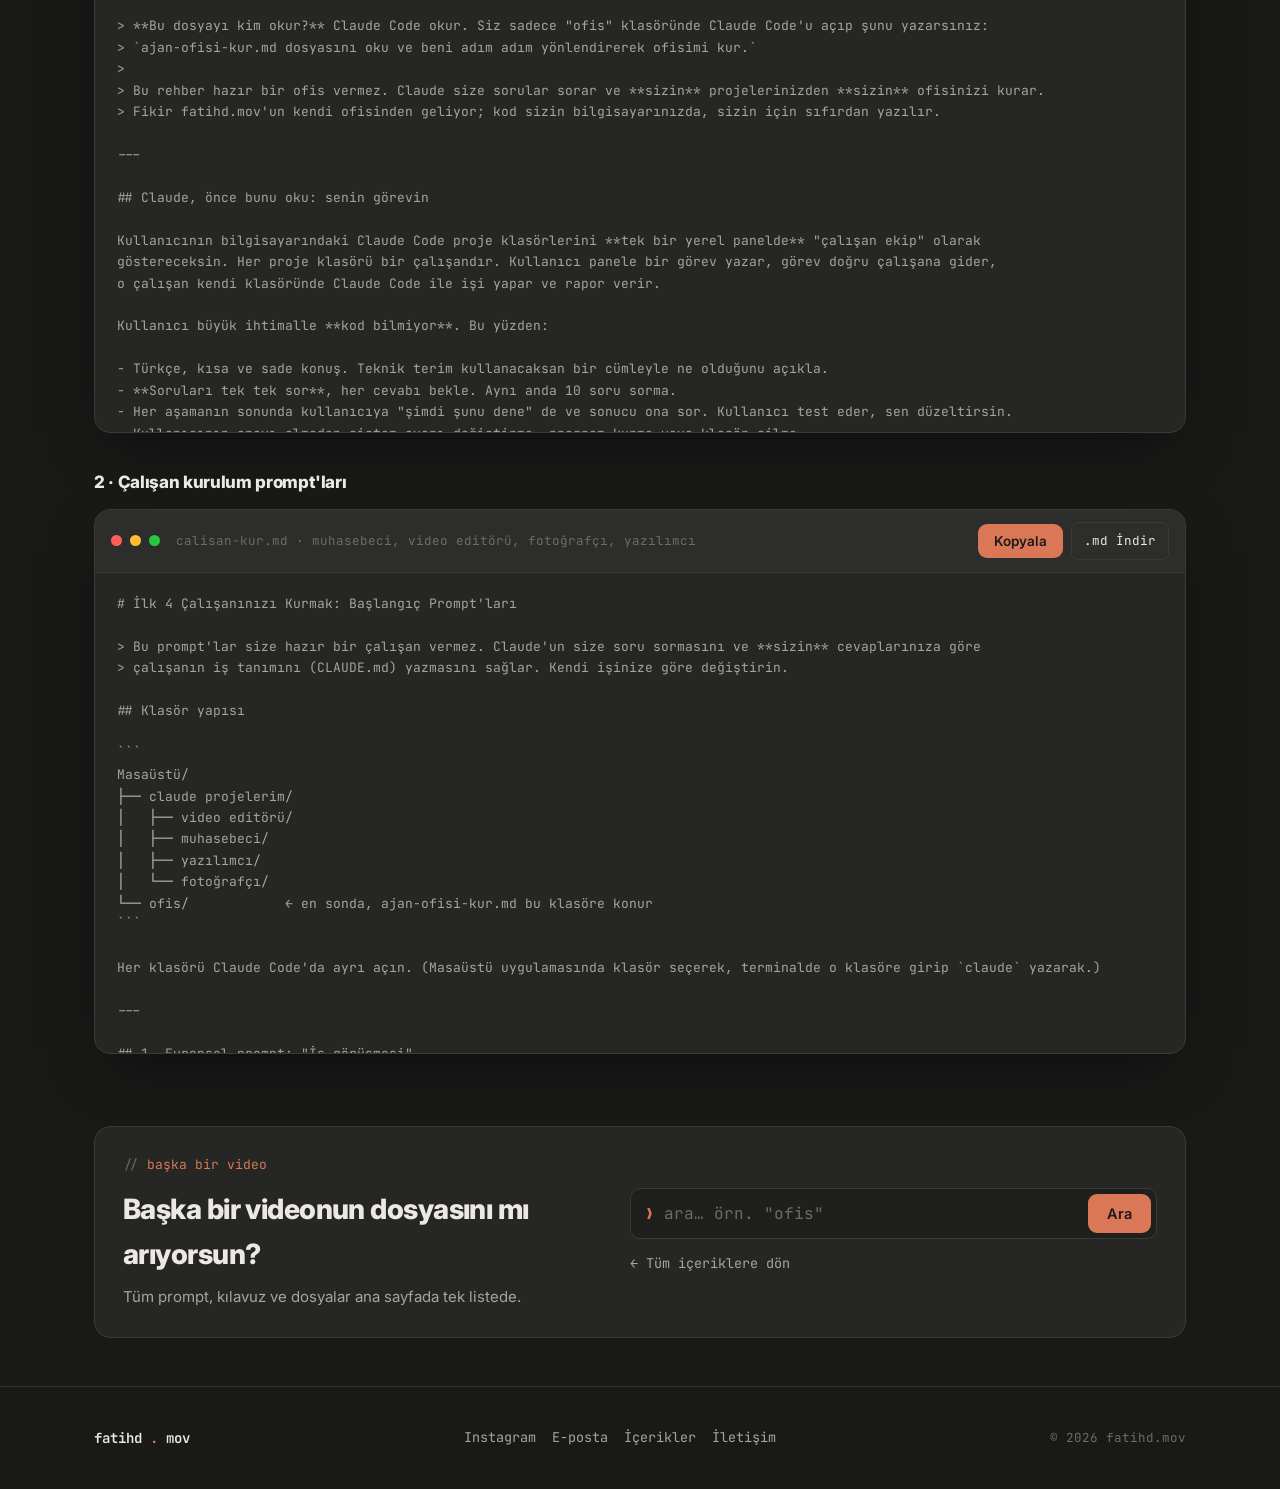
<file: ajan-ofisi.html>
<!DOCTYPE html>
<html lang="tr">
<head>
<meta charset="UTF-8">
<meta name="viewport" content="width=device-width, initial-scale=1.0">
<title>Kendi Dijital Ajan Ofisini Kur: Claude Code Kılavuzu — fatihd.mov</title>
<meta name="description" content="Bilgisayarındaki Claude Code projelerini tek bir panelde çalışan bir ekibe dönüştür. Her çalışan bir klasör, her klasörün bir iş tanımı var; sen bir cümle yazarsın, iş doğru kişiye gider. Kurulum dosyası, prompt'lar, token gerçekleri ve güvenlik kuralları bu sayfada.">
<meta property="og:type" content="website">
<meta property="og:site_name" content="fatihd.mov">
<meta property="og:url" content="https://fatihd.mov/ajan-ofisi.html">
<meta property="og:image" content="https://fatihd.mov/assets/og/ajan-ofisi.png">
<meta property="og:image:width" content="1200">
<meta property="og:image:height" content="630">
<meta name="twitter:card" content="summary_large_image">
<link rel="icon" href="data:image/svg+xml,<svg xmlns=%22http://www.w3.org/2000/svg%22 viewBox=%220 0 100 100%22><rect width=%22100%22 height=%22100%22 rx=%2222%22 fill=%22%23191918%22/><text x=%2250%22 y=%2266%22 font-size=%2258%22 text-anchor=%22middle%22 fill=%22%23d97757%22 font-family=%22monospace%22>&gt;_</text></svg>">
<link rel="stylesheet" href="css/style.css">
<style>
.toc{ display:flex; flex-wrap:wrap; gap:8px; margin-top:28px; }
.toc a{ text-decoration:none; }
.guide-facts.two{ grid-template-columns: repeat(2,1fr); }
.guide-section h3.sub{ font-size:17px; margin:36px 0 12px; }
.term + .guide-note, .guide-note + .term, .guide-steps + .guide-note, .guide-facts + .guide-note{ margin-top:24px; }
.term.prompt-sheet.short pre{ max-height:none; }
.bar-row{ display:grid; grid-template-columns: 220px 1fr 90px; gap:12px; align-items:center; font-size:14px; color: var(--text-dim); margin:10px 0; }
.bar-track{ height:12px; border-radius:6px; background: var(--surface); border:1px solid var(--border); overflow:hidden; display:flex; }
.bar-cache{ background: color-mix(in srgb, var(--accent) 38%, transparent); }
.bar-real{ background: var(--accent); }
.bar-num{ font-family: var(--mono); font-size:13px; color: var(--text); text-align:right; }
.bar-legend{ display:flex; gap:18px; font-size:13px; color: var(--text-dim); margin-top:8px; flex-wrap:wrap; }
.bar-legend i{ display:inline-block; width:12px; height:12px; border-radius:3px; vertical-align:-1px; margin-right:6px; }
@media (max-width: 900px){ .guide-facts.two{ grid-template-columns:1fr; } }
@media (max-width: 600px){ .bar-row{ grid-template-columns: 1fr 80px; } .bar-row .bar-track{ grid-column: 1 / -1; grid-row: 2; } }
</style>
</head>
<body>
<nav class="nav">
  <div class="nav-inner">
    <a class="brand" href="index.html" aria-label="fatihd.mov ana sayfa">fatihd<span class="dot">.</span>mov</a>
    <ul class="nav-links" id="navLinks">
      <li><a href="index.html#icerikler">İçerikler</a></li>
      <li><a href="index.html#services">Hizmetler</a></li>
      <li><a href="index.html#about">Hakkımda</a></li>
      <li><a class="nav-cta" href="index.html#contact">Görüşelim</a></li>
    </ul>
    <button class="nav-toggle" id="navToggle" aria-label="Menüyü aç">☰</button>
  </div>
</nav>

<header class="wrap guide-hero">
  <div class="guide-intro">
    <a href="index.html#icerikler" class="back-link">← Tüm içerikler</a>
    <div class="section-eyebrow">claude code · dijital ajan ofisi · detaylı kılavuz</div>
    <h1>Kendi dijital<br>ajan ofisini kur.</h1>
    <p>Bilgisayarındaki Claude Code projelerini <strong>tek bir panelde çalışan bir ekibe</strong> dönüştür. Her çalışan bir klasör, her klasörün bir iş tanımı var. Sen panele bir cümle yazarsın, <strong>iş doğru kişiye gider</strong>, o kişi kendi klasöründe işi yapar ve sana rapor bırakır. Bazıları sen uyurken çalışır, raporu telefonuna gönderir.</p>
    <p><strong>Önce şunu bil:</strong> benim ofisim bana özel. Bu sayfa sana hazır bir ofis vermiyor; <strong>kendi ofisini kurmayı</strong> öğretiyor. Balık değil, balık tutmak.</p>
    <div class="hero-ctas">
      <a href="#yol" class="btn btn-primary">Yol haritasına geç</a>
      <a href="assets/downloads/ajan-ofisi/ajan-ofisi-kur.md" class="btn btn-ghost" download>Ofis .md Dosyasını İndir</a>
      <button type="button" class="btn btn-ghost" data-share><svg class="ico" viewBox="0 0 24 24" fill="none" stroke="currentColor" stroke-width="2" stroke-linecap="round" stroke-linejoin="round"><circle cx="18" cy="5" r="3"/><circle cx="6" cy="12" r="3"/><circle cx="18" cy="19" r="3"/><line x1="8.59" y1="13.51" x2="15.42" y2="17.49"/><line x1="15.41" y1="6.51" x2="8.59" y2="10.49"/></svg> <span class="only-touch">Bilgisayarına gönder</span><span class="only-mouse">Linki kopyala</span></button>
    </div>
    <dl class="guide-facts">
      <div>
        <dt>Gerekenler</dt>
        <dd>Ücretli bir Claude planı (Pro yeter), Claude Code ve Node.js. Windows'ta da Mac'te de çalışır. Kod bilmen gerekmiyor; ben de bilmiyorum.</dd>
      </div>
      <div>
        <dt>Süre</dt>
        <dd>İlk çalışanın 30-60 dakika, ofisin kendisi 1-2 saat. Ama asıl süre çalışanlarını eğitmek: benimkiler aylar içinde, deneye yanıla oluştu.</dd>
      </div>
      <div>
        <dt>Telefondaysan</dt>
        <dd>Ofis bilgisayarda çalışıyor. Bu sayfayı okumak için telefon yeter, kurulum için bilgisayarında aç.</dd>
      </div>
    </dl>
    <nav class="toc" aria-label="Sayfa içeriği">
      <a class="tag-pill" href="#nedir">Ofis ne?</a>
      <a class="tag-pill" href="#kurallar">4 kural</a>
      <a class="tag-pill" href="#yol">Yol haritası</a>
      <a class="tag-pill" href="#calisan">İlk çalışan</a>
      <a class="tag-pill" href="#yetki">Yetkiler</a>
      <a class="tag-pill" href="#mcp">MCP</a>
      <a class="tag-pill" href="#ornekler">Benim ekibim</a>
      <a class="tag-pill" href="#taktikler">Taktikler</a>
      <a class="tag-pill" href="#hazir">Hazır skill'ler</a>
      <a class="tag-pill" href="#ofis">Ofisi kur</a>
      <a class="tag-pill" href="#telegram">Telegram</a>
      <a class="tag-pill" href="#token">Token</a>
      <a class="tag-pill" href="#guvenlik">Güvenlik</a>
      <a class="tag-pill" href="#sorunlar">Sorunlar</a>
      <a class="tag-pill" href="#dosyalar">Dosyalar</a>
    </nav>
  </div>
</header>

<section class="guide-section" id="nedir">
  <div class="wrap">
    <div class="section-eyebrow">önce mantık</div>
    <div class="section-head">
      <h2>Ajan ofisi ne yapıyor?</h2>
      <p>Benim ofisimde altı oda ve on altı çalışan var: içerik fikri bulan, reels kurgulayan, dış ses okuyan, reklamları okuyan, ay sonunda harcamalarımı toplayan… Hepsi aslında bilgisayarımdaki birer proje klasörü. Ofis, onları tek ekranda toplayan yerel bir panel.</p>
    </div>
    <ol class="flow">
      <li class="flow-step">
        <div class="flow-visual" aria-hidden="true">
          <span class="flow-bubble me">bu ayki harcamalarıma bak</span>
        </div>
        <h3>Bir cümle yaz</h3>
        <p>Panelin altındaki kutuya ne istediğini yaz. İstersen kime gideceğini de seç.</p>
      </li>
      <li class="flow-step">
        <div class="flow-visual" aria-hidden="true">
          <span class="flow-label">genel müdür →</span>
          <span class="flow-pill">Muhasebeci</span>
        </div>
        <h3>Genel müdür yönlendirir</h3>
        <p>Kişi seçmediysen genel müdür işi okur ve doğru çalışana verir. Kendisi iş yapmaz.</p>
      </li>
      <li class="flow-step">
        <div class="flow-visual" aria-hidden="true">
          <span class="flow-label">kendi klasöründe →</span>
          <span class="flow-pill">rapor.md</span>
        </div>
        <h3>Çalışan yapar, rapor bırakır</h3>
        <p>Çalışan kendi klasöründe Claude Code ile işi yapar. Raporda ne yaptığı, dosyaların nerede olduğu ve onayını bekleyen işler yazar.</p>
      </li>
    </ol>
    <div class="guide-note" style="margin-top:32px">
      <strong>Neden işe yarıyor?</strong>
      <p>Eskiden her proje için ayrı pencere açıyordum, hangisinde ne konuştuğumu unutuyordum. Şimdi her şey tek ekranda. Çok adımlı işlerde bir çalışanın raporu sonrakine geçer: <strong>fikir bul → videoyu kurgula → siteye koy</strong> tek cümleyle olur. Sabah 08:00'de içerik fikirlerim hazır, ay sonunda harcama raporum telefonumda.</p>
    </div>
  </div>
</section>

<section class="guide-section" id="kurallar">
  <div class="wrap">
    <div class="section-eyebrow">bütün sistem</div>
    <div class="section-head">
      <h2>Ofisin 4 kuralı</h2>
      <p>Bunları anlarsan geri kalan her şey ayrıntı.</p>
    </div>
    <dl class="guide-facts four">
      <div>
        <dt>1 · Her çalışan bir klasör</dt>
        <dd>Bilgisayarında "Muhasebeci" diye bir klasör açtığında aslında bir masa açıyorsun. O klasörde çalışan Claude sadece o işi yapar.</dd>
      </div>
      <div>
        <dt>2 · CLAUDE.md iş tanımıdır</dt>
        <dd>Klasördeki bu metin dosyasını Claude her açılışta okur: kimsin, ne iş yaparsın, neyi asla yapmazsın, neyi yapmadan önce sorarsın.</dd>
      </div>
      <div>
        <dt>3 · MCP bir anahtardır</dt>
        <dd>Claude'u reklam hesabına, mağazaya, ses servisine bağlayan köprü. Ofis giriş kartı gibi: sadece izin verdiğin kapıları açar.</dd>
      </div>
      <div>
        <dt>4 · Genel müdür dağıtır</dt>
        <dd>İşi okur, doğru çalışana verir. Hiçbir aleti yok, sadece düşünür. İstersen onu atlayıp çalışanı kendin seçersin.</dd>
      </div>
    </dl>
  </div>
</section>

<section class="guide-section" id="durust">
  <div class="wrap">
    <div class="section-eyebrow">dürüst olayım</div>
    <div class="section-head">
      <h2>Bu ofisi bir günde kurmadım</h2>
      <p>Bilgisayarın başına oturup "bugün kendime dijital ofis kuracağım" demedim. Neredeyse bir yıldır tek tek projeler yaptım: bir içerik ajanı, bir muhasebe ajanı, bir video ajanı… Her birinde çok deneme yanılma yaptım. Ofis en sonda geldi; biriken projelerimi tek çatı altında toplamak istedim.</p>
    </div>
    <dl class="guide-facts">
      <div>
        <dt>Kopyalama</dt>
        <dd>Benim çalışanlarım benim işime, benim markalarıma göre eğitildi. Senin bilgisayarında büyük ihtimalle senin istediğin gibi çalışmazlar.</dd>
      </div>
      <div>
        <dt>Kendin kur</dt>
        <dd>Bu sayfadaki dosyalar Claude'a seni tanımasını ve <strong>senin</strong> projelerinden <strong>senin</strong> ofisini kurmasını söyler. Aynı dosyayı on kişi kullansa on farklı ofis çıkar.</dd>
      </div>
      <div>
        <dt>Kazancın</dt>
        <dd>Tekrar eden işlerin hafifler. Daha önemlisi: bu süreçte Claude'la o kadar çok konuşacaksın ki onu gerçekten iyi kullanmayı öğreneceksin. Bu, hayatının her alanına yarar.</dd>
      </div>
    </dl>
  </div>
</section>

<section class="guide-section" id="once">
  <div class="wrap">
    <div class="section-eyebrow">başlamadan önce</div>
    <div class="section-head">
      <h2>Claude Code ve paket</h2>
      <p>Claude Code, bilgisayarındaki bir klasörün içinde çalışan Claude. Dosya okur, dosya yazar, izin verdiğin programları çalıştırır. Kurulu değilse <a href="https://code.claude.com/docs/en/setup" target="_blank" rel="noopener">resmi kurulum sayfasına</a> bak.</p>
    </div>
    <ol class="guide-steps">
      <li><strong>Claude Code'u kur</strong> ve Claude hesabınla giriş yap. İki yerden açabilirsin: Claude masaüstü uygulamasının <strong>Code</strong> sekmesi ya da terminale <code>claude</code> yazarak. İkisi de aynı Claude.</li>
      <li><strong>Paket:</strong> Bu kılavuzdaki her şeyi <strong>Pro</strong> planla yaptım. Daha yoğun kullanırsan Max planlar daha fazla kullanım verir. Güncel fiyat ve limitler için <a href="https://claude.com/pricing" target="_blank" rel="noopener">claude.com/pricing</a>.</li>
      <li><strong>API anahtarı gerekmiyor.</strong> Abonelikle giriş yaptığında kullandıkça kartından para çekilmez; paketinin kullanım limitinden düşer. Limit birkaç saatlik pencerelerle yenilenir, bir de haftalık sınır vardır. Durumunu Claude Code'da <code>/usage</code> yazarak görürsün.</li>
      <li><strong>Node.js</strong> kurulu olsun. Ofisin sunucusu onunla çalışır. Emin değilsen Claude'a sor: <code>Bilgisayarımda Node.js kurulu mu? Değilse adım adım kurdur.</code></li>
    </ol>
  </div>
</section>

<section class="guide-section" id="yol">
  <div class="wrap">
    <div class="section-eyebrow">yol haritası</div>
    <div class="section-head">
      <h2>Dört aşamada kendi ofisin</h2>
      <p>Sıra önemli: önce çalışanlar, sonra ofis. Boş masalı bir ofis kimseye iş yapmaz.</p>
    </div>
    <ol class="flow">
      <li class="flow-step">
        <div class="flow-visual" aria-hidden="true">
          <span class="flow-pill">Claude Projelerim/</span>
        </div>
        <h3>Klasörleri aç</h3>
        <p>Masaüstünde <strong>Claude Projelerim</strong> klasörü, içinde her çalışan için bir klasör.</p>
      </li>
      <li class="flow-step">
        <div class="flow-visual" aria-hidden="true">
          <span class="flow-pill">CLAUDE.md</span>
          <span class="flow-label">× her çalışan</span>
        </div>
        <h3>Çalışanları eğit</h3>
        <p>Her klasörde iş görüşmesi prompt'unu ver, iş tanımını yazdır, küçük bir görevle test et.</p>
      </li>
      <li class="flow-step">
        <div class="flow-visual" aria-hidden="true">
          <span class="flow-pill">ofis/</span>
          <span class="flow-pill">.md</span>
        </div>
        <h3>Ofisi kur</h3>
        <p>Yeni bir <strong>ofis</strong> klasörüne kurulum dosyasını koy. Claude seni tanır ve paneli kurar.</p>
      </li>
      <li class="flow-step">
        <div class="flow-visual" aria-hidden="true">
          <span class="flow-label">rutin →</span>
          <span class="flow-pill">📱 Telegram</span>
        </div>
        <h3>Test et, rutin ekle</h3>
        <p>Önce token harcamayan demo, sonra gerçek görev. İstersen zamanlanmış işler ve telefona bildirim.</p>
      </li>
    </ol>
  </div>
</section>

<section class="guide-section" id="calisan">
  <div class="wrap">
    <div class="section-eyebrow">1. aşama</div>
    <div class="section-head">
      <h2>İlk çalışanını kur: iş görüşmesi</h2>
      <p>Çoğu kişi yeni klasöre "sen benim muhasebecimsin" yazıp geçiyor. Bu yetmez: Claude senin muhasebecinin ne yapacağını bilemez. Onun yerine Claude'a seninle <strong>iş görüşmesi</strong> yaptır. Soruları tek tek sorar, sen cevapladıkça kafandaki iş, Claude'un okuyabileceği bir iş tanımına dönüşür.</p>
    </div>
    <ol class="guide-steps">
      <li>Masaüstünde <strong>Claude Projelerim</strong> klasörünü aç, içine ilk çalışanın klasörünü aç. Örnek: <strong>Muhasebeci</strong>.</li>
      <li>Claude Code'u bu klasörde aç ve aşağıdaki prompt'u ilk mesaj olarak yapıştır. <code>[ROL]</code> yerine çalışanın unvanını yaz.</li>
      <li>Soruları kendi işine göre cevapla. Örnek görevler iste dediğinde gerçek işlerinden örnek ver.</li>
      <li>Claude'un yazdığı <strong>CLAUDE.md</strong>'yi oku. Eksik ya da yanlış bir şey varsa söyle, birlikte düzeltin.</li>
      <li>Küçük bir test görevi ver. İlk seferde mükemmel olmaz; 3-4 denemede istediğin gibi çalışır.</li>
    </ol>
    <h3 class="sub">İş görüşmesi prompt'u</h3>
    <div class="term prompt-sheet short">
      <div class="term-bar">
        <span class="term-dot r"></span><span class="term-dot y"></span><span class="term-dot g"></span>
        <span class="term-title">ilk mesaj · her yeni çalışan için</span>
        <button class="btn btn-primary prompt-copy" type="button" data-copy-from="gorusme-prompt">Kopyala</button>
      </div>
      <pre id="gorusme-prompt" tabindex="0">Bu klasörde benim [ROL] çalışanım olacaksın. Henüz kod yazma.

Önce benimle bir iş görüşmesi yap. Soruları TEK TEK sor, cevabımı bekle:
1. Bu işte tam olarak neyi senden bekliyorum? Bana 3 örnek görev sor.
2. Hangi dosyalarla çalışacaksın, nereden alacaksın, sonucu nereye koyacaksın?
3. Çıktı nasıl görünmeli? (dil, ton, format, uzunluk)
4. KESİNLİKLE yapmaman gereken şeyler neler?
5. Hangi işleri yapmadan önce bana sormalısın?
6. Bir dış servise ya da araca ihtiyacın var mı? (Varsa en güvenli, en az yetkili şekilde nasıl bağlarız?)

Görüşme bitince bu klasöre şu başlıklarla kısa ve net bir CLAUDE.md yaz:
- Kimsin ve kime çalışıyorsun
- Görevlerin
- Nasıl çalışırsın (adım adım)
- Çıktı kuralları
- YAPMA listesi
- Onay gerektiren işler
- Bittiğinde vereceğin rapor (ne yapıldı, dosyalar nerede, onay bekleyen ne var)

CLAUDE.md'yi 60 satırı geçirme. Her görevde okunacak, gereksiz uzunluk token yakar.
Yazdıktan sonra bana göster ve onay iste.</pre>
    </div>
    <h3 class="sub">Örnek: Muhasebeci'nin YAPMA listesi</h3>
    <p style="color:var(--text-dim);font-size:14.5px;max-width:720px;margin-bottom:14px">Bir ajana ne yapacağını söylemek kolay. Asıl iş, neyi <strong style="color:var(--text)">yapmayacağını</strong> söylemek. Muhasebeci iyi bir ilk çalışan çünkü sana en önemli dersi öğretir: sınır koymak.</p>
    <div class="term prompt-sheet short">
      <div class="term-bar">
        <span class="term-dot r"></span><span class="term-dot y"></span><span class="term-dot g"></span>
        <span class="term-title">Muhasebeci/CLAUDE.md · bir bölüm</span>
        <button class="btn btn-primary prompt-copy" type="button" data-copy-from="muhasebe-ornek">Kopyala</button>
      </div>
      <pre id="muhasebe-ornek" tabindex="0">## YAPMA
- Hiçbir dosyayı silme veya değiştirme. Kaynak dosyalar sadece okunur.
- Banka, ödeme veya muhasebe sistemlerine bağlanma.
- Rakam tahmin etme. Veri yoksa "veri yok" yaz.
- Yatırım tavsiyesi verme.

## Rapor
- Bu ayın toplam gelir ve gideri, en büyük 5 gider kalemi, geçen aya göre fark.
- Raporu ofis-ciktilari/ klasörüne yaz.</pre>
    </div>
    <div class="guide-note">
      <strong>Test için gerçek hassas veri koyma</strong>
      <p>Klasöre bankadan indirdiğin bir ekstre (CSV/Excel) ya da birkaç fatura koyabilirsin. <strong>Kart numarası, şifre, kimlik numarası</strong> içeren dosya koyma. Test görevi: <code>Bu klasördeki ekstreden bu ayın gider özetini çıkar. En çok nereye para gitmiş?</code></p>
    </div>
    <p style="color:var(--text-dim);font-size:14.5px;max-width:720px;margin-top:20px">Video editörü, fotoğrafçı ve yazılımcı için hazır başlangıç prompt'ları ve örnek CLAUDE.md bölümleri <a href="#dosyalar" style="color:var(--accent);text-decoration:underline">çalışan kurulum dosyasında</a>.</p>
  </div>
</section>

<section class="guide-section" id="yetki">
  <div class="wrap">
    <div class="section-eyebrow">en az yetki</div>
    <div class="section-head">
      <h2>Çalışana ne kadar yetki?</h2>
      <p>Kural basit: bir çalışan işini ne kadar az yetkiyle yapabiliyorsa o kadar güvenli. Ofis kurulurken Claude her çalışan için bunu sana tek tek sorar.</p>
    </div>
    <dl class="guide-facts four">
      <div>
        <dt>Sadece okur</dt>
        <dd>Dosyalara bakar, özet çıkarır, hiçbir şey yazamaz. Para ve kişisel veriyle çalışanlar için ideal. Araçlar: <code>Read, Glob, Grep</code>.</dd>
      </div>
      <div>
        <dt>Dosya yazar</dt>
        <dd>Taslak, rapor, kod, sayfa hazırlar. Çoğu çalışan böyle. İnternette araştırma da eklenebilir: <code>WebSearch, WebFetch</code>.</dd>
      </div>
      <div>
        <dt>Komut çalıştırır</dt>
        <dd>Çok güçlü bir yetki; kimseye tamamen açma. Sadece işine yarayan komuta dar izin ver. Örnek, Remotion ile video üreten editör: <code>Bash(npx remotion:*)</code>.</dd>
      </div>
      <div>
        <dt>Dış servise bağlanır</dt>
        <dd>MCP ile. Servisin bütün araçlarını değil, sadece okuma ve üretim araçlarını ver. Sil, yayınla, gönder, öde: <strong>asla</strong>.</dd>
      </div>
    </dl>
    <div class="guide-note">
      <strong>Panelden çalışan sana soru soramaz</strong>
      <p>Ofis çalışanları arka planda çalışır. İzin listesinde olmayan bir şeye ihtiyaç duyarlarsa sana soramazlar, o adımda takılırlar ve raporda söylerler. Bu yüzden çalışanın CLAUDE.md'sindeki işlerle izin listesini birlikte kontrol et. Uzun, konuşarak ilerleyen işleri terminalde yap; kısa ve tekrar eden işleri panele bırak.</p>
    </div>
  </div>
</section>

<section class="guide-section" id="mcp">
  <div class="wrap">
    <div class="section-eyebrow">dış servisler</div>
    <div class="section-head">
      <h2>MCP nasıl bağlanır?</h2>
      <p>İnternette arama Claude'un kendi aleti, kutudan çıktığı gibi var. Ama reklam hesabına, mağazana ya da bir ses üretme servisine kendiliğinden erişemez. MCP, Claude'u bu servislere bağlayan köprü.</p>
    </div>
    <ol class="guide-steps">
      <li><strong>Bağla:</strong> claude.ai → <strong>Ayarlar → Bağlayıcılar (Connectors)</strong>. Kullandığın servisi seç, bir kere giriş yap. Listede yoksa servisin kendi sitesinde "MCP" adresini ara.</li>
      <li><strong>Kontrol et:</strong> Çalışanın klasöründe Claude Code'u aç, <code>/mcp</code> yaz. Bağlantı listede ve "bağlı" görünüyorsa çalışanın elinde artık bir anahtar var.</li>
      <li><strong>Kapıları seç:</strong> <code>/mcp</code> ekranında servisin araç listesine bak. Ofiste çalışana sadece işine yarayanları ver. Benim seslendirmenimin servisinde ses klonlama, ses tasarlama gibi onlarca araç var; ona sadece beşini verdim: sesleri listele, ses üret, üretimi takip et.</li>
      <li><strong>Kredi kuralı yaz:</strong> Para harcayan servislerde CLAUDE.md'ye ekle: <code>Görev başına en fazla 1 üretim. Önce maliyeti söyle. Hata olursa tekrar deneme, bana sor.</code> Sınır koymazsan bir gecede bütün krediyi harcayabilir.</li>
      <li><strong>Ofiste görünmüyorsa:</strong> claude.ai'de bağladığın servisler, ofisin arka planda çalıştırdığı Claude'da her zaman yüklenmiyor; bende yüklenmedi. Çözüm, bağlantıyı o çalışanın klasörüne ayrıca eklemek: <code>claude mcp add --scope local --transport http &lt;ad&gt; &lt;servisin MCP adresi&gt;</code>. Sonra o klasörde Claude Code'u normal aç, <code>/mcp</code> yaz ve bir kez giriş yap. Ofis kurulum dosyası bu adımı Claude'a zaten anlatıyor.</li>
    </ol>
    <div class="guide-note">
      <strong>E-ticaret markan varsa</strong>
      <p>Aynı mantıkla mağazana bağlı bir <strong>Mağaza Müdürü</strong> kurabilirsin: satışlara, stoklara, en çok satanlara bakar. Ürün, fiyat ya da sipariş değiştiren hiçbir araç vermezsin. "Bugün kaç sipariş geldi?" diye sormak panele bir cümle yazmak kadar kolay olur.</p>
    </div>
  </div>
</section>

<section class="guide-section" id="ornekler">
  <div class="wrap">
    <div class="section-eyebrow">benim ofisimden</div>
    <div class="section-head">
      <h2>Çalışanlarım nasıl kuruldu?</h2>
      <p>Bitmiş hâllerini değil, nasıl oluştuklarını anlatıyorum. Her biri sana farklı bir şey öğretiyor.</p>
    </div>
    <dl class="guide-facts">
      <div>
        <dt>Video Editör · program kullanmak</dt>
        <dd>Reels'lerimi <strong>Remotion</strong> ile, kodla üretiyor. Sesimi yazıya döküyor, her kelimenin saniyesini buluyor, altyazı ve kartları o kelimeye oturtuyor. İlk videolar kötüydü; her reddettiğim tarz (kâğıt, marker, el yazısı) bir kurala dönüştü. Ofiste ona komut izni vermedim: panelden kurgu planı alıyorum, üretimi terminalde, başında durarak yapıyoruz.</dd>
      </div>
      <div>
        <dt>Model Fotoğrafçısı · para kuralı</dt>
        <dd>E-ticaret markam için ürün fotoğrafından model çekimi görselleri hazırlıyor. Bir görsel sitesinin ücretsiz modunu kullanıyor. En üstte üç yıldızla yazılı kuralı: <strong>"Ücretsiz limit dolarsa asla ücretli üretime devam etme, dur ve sor."</strong> Yapay zekâ işi bitirmeye o kadar odaklı ki önüne çıkan "devam" tuşuna basabilir. Para kuralı en üstte, en net hâliyle yazılır.</dd>
      </div>
      <div>
        <dt>Seslendirmen · MCP</dt>
        <dd>Metni Türkçe dış sese çeviriyor. Ses servisine MCP ile bağlı ama elinde sadece 5 araç var. Kuralı: <strong>görev başına tek üretim</strong>, önce maliyeti öğren, hata olursa tekrar deneme. Çünkü her deneme kredi.</dd>
      </div>
    </dl>
    <dl class="guide-facts" style="margin-top:28px">
      <div>
        <dt>Meta Reklam Analisti · okur, dokunmaz</dt>
        <dd>Reklam hesabını sadece okur: harcama, tıklama, satış. Reklam açamaz, durduramaz, bütçeye dokunamaz. Her gece özet çıkarır. Kuralı: <strong>veri yoksa rakam uydurma, "veri bulunamadı" de.</strong></dd>
      </div>
      <div>
        <dt>İçerik Avcısı · rutin</dt>
        <dd>Her sabah 08:00'de ben uyanmadan internette araştırıp günün video fikirlerini hazırlıyor. Zamanı gelince kendi kendine çalışan işlere rutin diyorum.</dd>
      </div>
      <div>
        <dt>Markalar ayrı</dt>
        <dd>Birden fazla markan varsa ajanları markaya göre ayır. Tek ajana iki markayı yüklersen er geç renkleri, dili, müşteriyi karıştırır.</dd>
      </div>
    </dl>
  </div>
</section>

<section class="guide-section" id="taktikler">
  <div class="wrap">
    <div class="section-eyebrow">bir yılda öğrendiklerim</div>
    <div class="section-head">
      <h2>Proje kurma taktikleri</h2>
      <p>Her projede çok deneme yanılma yaptım. Bunlar o denemelerden kalanlar.</p>
    </div>
    <ol class="guide-steps">
      <li><strong>Önce Claude seni tanısın.</strong> "Muhasebeci ol" deme; iş görüşmesi yaptır.</li>
      <li><strong>Önce plan, sonra iş.</strong> <code>Henüz kod yazma, önce bana planı göster.</code> Planı beğenmezsen tek satır kod yazılmadan değiştirirsin.</li>
      <li><strong>Küçük başla.</strong> İlk gün tek bir işi kusursuz yapsın. Sonra yenisini ekle.</li>
      <li><strong>Her hata bir kural.</strong> Beğenmediğin bir şey olduğunda: <code>Bunu bir daha yapma, kurallarına ekle.</code></li>
      <li><strong>İlerleme dosyası tut.</strong> Çalışmanın sonunda: <code>Bugün ne yaptık, ILERLEME.md'ye yaz.</code> Ertesi gün Claude kaldığı yeri oradan okur.</li>
      <li><strong>Uzun işlerde devir notu.</strong> Sohbet çok uzadığında: <code>Yeni oturum için bir devir notu yaz.</code> Yeni oturuma o notu ver; baştan anlatmazsın, token da kazanırsın.</li>
      <li><strong>Uydurma yasağı.</strong> Her ajana yaz: <code>Emin değilsen söyle, rakam uydurma.</code> Yapay zekâ boşluğu tahminle doldurmayı sever.</li>
      <li><strong>Önce yedek.</strong> Büyük bir değişiklikten önce klasörün kopyasını al. Bozulursa geri dönersin.</li>
    </ol>
  </div>
</section>

<section class="guide-section" id="hazir">
  <div class="wrap">
    <div class="section-eyebrow">sıfırdan yazmak zorunda değilsin</div>
    <div class="section-head">
      <h2>Hazır skill ve ajanlar</h2>
      <p>İnsanlar hazırladıkları ajanları ve skill'leri paylaşıyor; çoğu GitHub'da. Skill, Claude'a belli bir işi öğreten hazır talimat paketi. Anthropic'in kendi kütüphanesi: <a href="https://github.com/anthropics/skills" target="_blank" rel="noopener">github.com/anthropics/skills</a>. Claude Code'da <code>/plugin</code> yazarak hazır eklentilere de bakabilirsin.</p>
    </div>
    <dl class="guide-facts">
      <div>
        <dt>Güvenilir yerden indir</dt>
        <dd>Yıldız (star) sayısı yüksek, yakın zamanda güncellenmiş, bilinen kişilerin projeleri.</dd>
      </div>
      <div>
        <dt>Kurmadan önce oku</dt>
        <dd>Anlamıyorsan Claude'a okut: <code>Bu dosya ne yapıyor, bilgisayarıma zararı olur mu?</code></dd>
      </div>
      <div>
        <dt>Kişiselleştir</dt>
        <dd>Olduğu gibi kullanma. Başkasının muhasebecisi senin harcamalarını bilmez. Şifreni, API anahtarını hiçbir dosyaya yapıştırma.</dd>
      </div>
    </dl>
  </div>
</section>

<section class="guide-section" id="ofis">
  <div class="wrap">
    <div class="section-eyebrow">2. aşama</div>
    <div class="section-head">
      <h2>Ofisi kur: tek bir dosya</h2>
      <p>Çalışanların hazırsa sıra ofiste. Kurulum dosyası sana hazır bir ofis vermez; Claude'a senin ofisini nasıl kuracağını anlatır. Claude önce seni tanır, sonra kodu yazar. Sen tek satır kod yazmazsın.</p>
    </div>
    <ol class="guide-steps">
      <li>Masaüstünde <strong>Claude Projelerim</strong>'in yanına yeni bir klasör aç: <strong>ofis</strong>. <a href="assets/downloads/ajan-ofisi/ajan-ofisi-kur.md" download style="color:var(--accent);text-decoration:underline">ajan-ofisi-kur.md</a> dosyasını içine koy.</li>
      <li>Claude Code'u <strong>ofis</strong> klasöründe aç ve şunu yaz: <code>ajan-ofisi-kur.md dosyasını oku ve beni adım adım yönlendirerek ofisimi kur.</code></li>
      <li><strong>Soruları cevapla:</strong> işletim sistemin, paketin, çalışan klasörlerin (farklı yerlerde olabilirler), her çalışanın unvanı, yetkisi, modeli, ekipler ve hiçbir çalışanın dokunmaması gereken klasörler. Sonunda bir tablo gösterir ve onay ister.</li>
      <li>Onay verince <strong>kodu yazar</strong>: çalışanları çalıştıran küçük bir sunucu ve tarayıcıda açılan bir panel. İlk sürüm sade: kartlar ve renkler.</li>
      <li><strong>Başlatma dosyasına çift tıkla</strong> (Windows'ta <code>baslat.bat</code>, Mac'te <code>baslat.command</code>). Panel tarayıcıda açılır.</li>
      <li><strong>Önce demo:</strong> kurulum dosyasında token harcamayan bir demo modu var. Her şey yerli yerinde mi, onunla gör. Sonra tek bir çalışana küçük, gerçek bir görev ver.</li>
      <li><strong>Hata çıkarsa</strong> mesajı olduğu gibi kopyala, Claude'a yapıştır. Düzeltir. Bende de çok takıldı.</li>
    </ol>
    <dl class="guide-facts" style="margin-top:32px">
      <div>
        <dt>Sadece senin bilgisayarında</dt>
        <dd>Panel internete açılmaz; sunucu yalnızca bu bilgisayardan (127.0.0.1) görülür.</dd>
      </div>
      <div>
        <dt>Senin açık sohbetine yazmaz</dt>
        <dd>Panelden verilen her iş o klasörde yeni bir oturum açar ve kaydedilir. Görev kartındaki <code>claude --resume &lt;numara&gt;</code> ile terminalde o konuşmaya devam edebilirsin.</dd>
      </div>
      <div>
        <dt>Önce çalışan, sonra güzel</dt>
        <dd>Benim ofisim gibi 3D görünüm istiyorsan her şey çalıştıktan sonra Claude'a söyle. Kurulum dosyasında bu son, isteğe bağlı aşama.</dd>
      </div>
    </dl>
    <div class="guide-note">
      <strong>Ekranda gizlemek istediğin adlar varsa</strong>
      <p>Marka ya da müşteri adını ekranda göstermek istemiyorsan Claude'a söyle: panelde "Marka 1" gibi bir takma ad görünür, gerçek ad sadece çalışanın prompt'una gider. Ekran kaydı alacak ya da ekran paylaşacak biri için çok işe yarar; ben de böyle kullanıyorum.</p>
    </div>
  </div>
</section>

<section class="guide-section" id="telegram">
  <div class="wrap">
    <div class="section-eyebrow">isteğe bağlı</div>
    <div class="section-head">
      <h2>Raporlar telefonuna gelsin</h2>
      <p>Rutin, zamanı gelince kendi kendine çalışan iş: "her sabah 08:00", "her pazartesi 09:00", "her ayın son günü 20:00". Raporu Telegram ile telefonuna gönderebilirsin. Ücretsiz, beş dakikada kurulur.</p>
    </div>
    <ol class="guide-steps">
      <li>Telegram'da <strong>@BotFather</strong>'a <code>/newbot</code> yaz, botuna bir ad ver. Sana bir <strong>token</strong> verir.</li>
      <li>Kendi botuna bir mesaj at ("merhaba" yeter).</li>
      <li>Claude'a sor: <code>Telegram'a rapor göndermek istiyorum. Token'ı ve chat id'yi nereye yazacağım, chat id'mi nasıl bulurum?</code> Gerisini o halleder.</li>
      <li>Bir çalışana rutin ekletip "şimdi dene" ile test et. Telefonun titrediyse tamam.</li>
    </ol>
    <div class="guide-note">
      <strong>Token bir şifredir</strong>
      <p>Kimseyle paylaşma, ekran kaydında görünmesin. Mesajı çalışan değil <strong>sunucu</strong> gönderir ve sadece senin kendi sohbetine; yani hiçbir çalışan senin adına kimseye mesaj atamaz. Rutinler bilgisayar ve ofis açıkken çalışır; kaçan rutini ofis birkaç saat içinde telafi eder.</p>
    </div>
  </div>
</section>

<section class="guide-section" id="token">
  <div class="wrap">
    <div class="section-eyebrow">en çok sorulan</div>
    <div class="section-head">
      <h2>Bu sistem çok mu token yakıyor?</h2>
      <p>Token, Claude'un okuduğu ve yazdığı metnin ölçü birimi; kelime sayısı gibi düşün. Aşağıdaki rakamlar benim ofisimdeki gerçek görevlerden.</p>
    </div>
    <dl class="guide-facts">
      <div>
        <dt>Ofisin kendisi: 0</dt>
        <dd>Panel, görünüm, boşta oturan çalışanlar hiç token harcamaz. Bütün gün açık dursa bile sayaç kıpırdamaz. Token sadece bir çalışan iş yaparken gider.</dd>
      </div>
      <div>
        <dt>Panel = terminal</dt>
        <dd>Panelden verilen iş, o klasörde terminale aynı cümleyi yazmakla aynı motoru, aynı paketi, aynı limiti kullanır. Ofis ekstra bir yapay zekâ çalıştırmaz.</dd>
      </div>
      <div>
        <dt>İki küçük fark</dt>
        <dd><strong>Genel müdür:</strong> kişi seçmezsen önce o çalışır; aleti yok, hafif. Kişiyi kendin seçersen sıfır. <strong>Temiz sayfa:</strong> her iş yeni oturumda başlar. Uzun bir terminal sohbetinde Claude her mesajda bütün geçmişi yeniden okur; bu yüzden çoğu zaman tasarruftur.</dd>
      </div>
    </dl>
    <h3 class="sub">Gerçek görevler</h3>
    <div class="bar-row"><span>"Çay doldur" (şaka)</span><span class="bar-track"><span class="bar-cache" style="width:2.1%"></span><span class="bar-real" style="width:.1%"></span></span><span class="bar-num">~33 bin</span></div>
    <div class="bar-row"><span>"YouTube'a başlamalı mıyım?"</span><span class="bar-track"><span class="bar-cache" style="width:6.4%"></span><span class="bar-real" style="width:.2%"></span></span><span class="bar-num">~100 bin</span></div>
    <div class="bar-row"><span>Reklam özeti sorusu</span><span class="bar-track"><span class="bar-cache" style="width:13.1%"></span><span class="bar-real" style="width:.3%"></span></span><span class="bar-num">~205 bin</span></div>
    <div class="bar-row"><span>Günün video fikri (web araştırması)</span><span class="bar-track"><span class="bar-cache" style="width:97.9%"></span><span class="bar-real" style="width:2.1%"></span></span><span class="bar-num">~1,5 milyon</span></div>
    <div class="bar-legend"><span><i style="background:color-mix(in srgb, var(--accent) 38%, transparent)"></i>önbellek: aynı metni tekrar okuma</span><span><i style="background:var(--accent)"></i>gerçekten yazılan ve yeni okunan</span></div>
    <div class="guide-note" style="margin-top:24px">
      <strong>1,5 milyon korkutmasın</strong>
      <p>Bu sayının <strong>%98'i önbellek</strong>. Claude Code her adımda kendi talimatlarını, iş tanımını ve o ana kadar okuduklarını yeniden okur; aynı metni tekrar okumak yeni metin okumaktan çok daha ucuzdur. Claude'un o işte gerçekten yazdığı metin yaklaşık 30 bin token. Panel bir de dolar tutarı gösterebilir: bu, aynı işi API ile yapsaydın ödeyeceğin <strong>tahmini</strong> tutardır. Abonelikle çalışırken kartından çekilmez, limitinden düşer.</p>
    </div>
    <h3 class="sub">Token'ı gerçekten ne yakar?</h3>
    <ol class="guide-steps">
      <li><strong>Model.</strong> Opus en güçlü ve en pahalı, Sonnet daha hafif. Sadece bir aleti çalıştıran çalışana Opus verme; Pro'da limit hızlı dolar.</li>
      <li><strong>İnternette araştırma.</strong> Çalışan sayfa sayfa okudukça bağlam büyür.</li>
      <li><strong>Rutinler.</strong> Sen uyurken de çalışırlar. Gerçekten ihtiyacın olanı kur.</li>
      <li><strong>Uzun iş tanımları.</strong> CLAUDE.md her görevde okunur. Kısa ve net tut.</li>
      <li><strong>Gereksiz bağlantılar.</strong> Her MCP'nin araç listesi her görevde Claude'a okunur. Kullanmadığın bağlantıyı o çalışana açma.</li>
    </ol>
    <div class="guide-note">
      <strong>"Çok ajanlı sistemler çok yakar" doğru mu?</strong>
      <p>Ajanların sürekli birbiriyle konuştuğu, aynı anda onlarca ajanın çalıştığı sistemlerde evet. Bu ofiste çalışanlar birbiriyle sohbet etmez; işi bitiren sadece kısa bir raporu sonrakine devreder. Çalışanlar kendi içinde alt ajan da açmaz.</p>
    </div>
    <h3 class="sub">Panelden mi, terminalden mi?</h3>
    <dl class="guide-facts two">
      <div>
        <dt>Panelin artıları</dt>
        <dd>Bütün projelerine tek yerden iş verirsin, hangi klasörde olduğunu hatırlaman gerekmez. Güvenlik kuralları her göreve otomatik eklenir. Çıktılar hep aynı düzende bir klasöre gider. Zincirli işler yapılır. Sen yokken rutinler çalışır, rapor telefonuna gelir.</dd>
      </div>
      <div>
        <dt>Panelin eksileri</dt>
        <dd>Çalışan sana soru soramaz, en makul varsayımla bitirir. Her görev sıfırdan başlar, önceki konuşmayı hatırlamaz; gereken bilgiyi görevin içine yaz. İşin ortasında araya giremezsin, sadece durdurursun. Dosya düzenlemeleri tek tek onay beklemeden yapılır.</dd>
      </div>
    </dl>
    <p style="color:var(--text-dim);font-size:14.5px;max-width:720px;margin-top:20px"><strong style="color:var(--text)">Benim kullanımım:</strong> kısa, net, tekrar eden işler panelden; uzun ve konuşarak ilerleyen işler terminalden. Çalışanın kurallarını (CLAUDE.md) da terminalde, ne değiştiğini görerek değiştiriyorum.</p>
  </div>
</section>

<section class="guide-section" id="guvenlik">
  <div class="wrap">
    <div class="section-eyebrow">asla gevşetme</div>
    <div class="section-head">
      <h2>Güvenlik kuralları</h2>
      <p>Temel kural: <strong>ajan taslak hazırlar, onayı insan verir.</strong> Kurulum dosyası bu kuralları her çalışanın her görevine otomatik ekler.</p>
    </div>
    <dl class="guide-facts">
      <div>
        <dt>Yasak işler</dt>
        <dd>Hiçbir çalışan yayınlamaz, paylaşmaz, mesaj veya e-posta göndermez, ödeme veya sipariş yapmaz, canlı veritabanına yazmaz, dosya silmez. Gerekirse taslağı hazırlar ve raporda "onay gerekiyor" yazar.</dd>
      </div>
      <div>
        <dt>Yasak klasörler</dt>
        <dd>Gerçek para, gerçek sipariş ya da müşteri verisiyle çalışan bir projen varsa onu ofise bağlama. Kurulumda Claude bunu sorar ve kodda da engeller.</dd>
      </div>
      <div>
        <dt>Şifreler</dt>
        <dd>Şifre, API anahtarı ve token'lar CLAUDE.md'ye yazılmaz, ekranda gösterilmez, paylaşılmaz. İnternetten indirdiğin dosyaları kurmadan önce okursun.</dd>
      </div>
    </dl>
  </div>
</section>

<section class="guide-section" id="sorunlar">
  <div class="wrap">
    <div class="section-eyebrow">takılırsan</div>
    <div class="section-head">
      <h2>Sık karşılaşılan sorunlar</h2>
      <p>Hepsinin ortak çözümü: hatayı olduğu gibi kopyala, Claude'a yapıştır.</p>
    </div>
    <div class="guide-faq">
      <details>
        <summary>Windows'ta "claude" bulunamadı ya da çalışan hiç başlamıyor</summary>
        <p><strong>Neden:</strong> Sunucu Claude'u bir kabuk (PowerShell/cmd) olmadan başlatır ve programın tam yolunu bilmesi gerekir.<br><strong>Çözüm:</strong> Claude'a sor: <code>claude.exe nerede kurulu? Yolunu ofis ayarına yaz.</code> PowerShell'de <code>claude</code> komutu betik izni yüzünden çalışmıyorsa <code>claude.cmd</code> yaz.</p>
      </details>
      <details>
        <summary>claude.ai'de bağladığım servis ofiste görünmüyor</summary>
        <p><strong>Neden:</strong> claude.ai bağlayıcıları arka planda (başsız) çalışan Claude Code'da her zaman yüklenmiyor.<br><strong>Çözüm:</strong> Bağlantıyı o çalışanın klasörüne ekle: <code>claude mcp add --scope local --transport http &lt;ad&gt; &lt;adres&gt;</code>, sonra o klasörde Claude Code'u normal aç, <code>/mcp</code> yaz ve giriş yap. Ayrıntısı <a href="#mcp">MCP bölümünde</a>.</p>
      </details>
      <details>
        <summary>Çalışan "izin yok" deyip yarıda kaldı</summary>
        <p><strong>Neden:</strong> İhtiyaç duyduğu araç ya da komut izin listesinde yok; arka planda sana soramadığı için duruyor.<br><strong>Çözüm:</strong> Bu iş gerçekten gerekiyorsa o aracı ya da komutu ofis ayarında o çalışana <strong>dar</strong> olarak ekle. Gerekmiyorsa CLAUDE.md'den o adımı çıkar.</p>
      </details>
      <details>
        <summary>"İç içe oturum" ya da giriş hatası alıyorum</summary>
        <p><strong>Neden:</strong> Sunucuyu bir Claude Code penceresinin içinden başlattıysan bazı ortam değişkenleri alt sürece geçer. Ya da Claude girişinin süresi dolmuştur.<br><strong>Çözüm:</strong> Ofisi başlatma dosyasıyla, ayrı bir pencerede aç. Giriş hatasında terminalde <code>claude</code> yazıp yeniden giriş yap.</p>
      </details>
      <details>
        <summary>Kartımdan para çekilir mi?</summary>
        <p><strong>Neden sorulur:</strong> Panel dolar tutarı gösterebiliyor.<br><strong>Cevap:</strong> O tutar API fiyatıyla yapılmış bir tahmin. Abonelikle giriş yaptıysan kullanım limitinden düşer. Bilgisayarında <code>ANTHROPIC_API_KEY</code> diye bir ortam değişkeni tanımlıysa Claude ücretli API'yi kullanabilir; kurulum dosyası Claude'a bunu kontrol edip seni uyarmasını söyler.</p>
      </details>
      <details>
        <summary>Port dolu, panel açılmıyor</summary>
        <p><strong>Neden:</strong> Ofis zaten açık ya da başka bir program aynı portu kullanıyor.<br><strong>Çözüm:</strong> Açık olan ofis penceresini bul ya da Claude'a <code>4747 portunu hangi program kullanıyor?</code> diye sor.</p>
      </details>
      <details>
        <summary>Telegram'a rapor gelmiyor</summary>
        <p><strong>Neden:</strong> Botuna hiç mesaj atmadın, chat id yanlış ya da token eksik.<br><strong>Çözüm:</strong> Botuna bir mesaj at, sonra kartta "şimdi dene"ye bas. Hâlâ gelmiyorsa sunucu penceresindeki hatayı Claude'a ver.</p>
      </details>
    </div>
  </div>
</section>

<section class="guide-section" id="dosyalar">
  <div class="wrap">
    <div class="section-eyebrow">indir ya da kopyala</div>
    <div class="section-head">
      <h2>Dosyalar</h2>
      <p>İndirmek yerine kopyalayıp yeni bir <code>.md</code> dosyasına da yapıştırabilirsin.</p>
    </div>
    <h3 class="sub">1 · Ofis kurulum dosyası</h3>
    <div class="term prompt-sheet">
      <div class="term-bar">
        <span class="term-dot r"></span><span class="term-dot y"></span><span class="term-dot g"></span>
        <span class="term-title">ajan-ofisi-kur.md · ofis/ klasörüne koy</span>
        <button class="btn btn-primary prompt-copy" type="button" data-copy-from="ofis-md">Kopyala</button>
        <a class="mini-btn" href="assets/downloads/ajan-ofisi/ajan-ofisi-kur.md" download>.md İndir</a>
      </div>
      <pre id="ofis-md" tabindex="0"># Dijital Ajan Ofisi Kurulum Rehberi (Claude Code için)

&gt; **Bu dosyayı kim okur?** Claude Code okur. Siz sadece "ofis" klasöründe Claude Code'u açıp şunu yazarsınız:
&gt; `ajan-ofisi-kur.md dosyasını oku ve beni adım adım yönlendirerek ofisimi kur.`
&gt;
&gt; Bu rehber hazır bir ofis vermez. Claude size sorular sorar ve **sizin** projelerinizden **sizin** ofisinizi kurar.
&gt; Fikir fatihd.mov'un kendi ofisinden geliyor; kod sizin bilgisayarınızda, sizin için sıfırdan yazılır.

---

## Claude, önce bunu oku: senin görevin

Kullanıcının bilgisayarındaki Claude Code proje klasörlerini **tek bir yerel panelde** "çalışan ekip" olarak
göstereceksin. Her proje klasörü bir çalışandır. Kullanıcı panele bir görev yazar, görev doğru çalışana gider,
o çalışan kendi klasöründe Claude Code ile işi yapar ve rapor verir.

Kullanıcı büyük ihtimalle **kod bilmiyor**. Bu yüzden:

- Türkçe, kısa ve sade konuş. Teknik terim kullanacaksan bir cümleyle ne olduğunu açıkla.
- **Soruları tek tek sor**, her cevabı bekle. Aynı anda 10 soru sorma.
- Her aşamanın sonunda kullanıcıya "şimdi şunu dene" de ve sonucu ona sor. Kullanıcı test eder, sen düzeltirsin.
- Kullanıcının onayı olmadan sistem ayarı değiştirme, program kurma veya klasör silme.
- Kodu sade tut. İlk sürüm çalışsın, süslemeyi sonra yaparız.

---

## Aşama 0: Tanışma (önce sadece soru sor, kod yazma)

Sırayla şunları öğren:

1. **İşletim sistemi:** Windows mu, Mac mi? (Komut satırı komutları buna göre değişir.)
2. **Claude planı:** Pro mu, Max mı? (Hangi çalışanın hangi modeli kullanacağına bununla karar vereceğiz.)
3. **Çalışan klasörleri:** Projeleriniz hangi klasörde? (Örnek: Masaüstü/Claude Projelerim.)
   Projeler farklı yerlerde olabilir; kullanıcı her birinin yolunu ayrı ayrı da verebilir. Hepsini tek listede topla.
   O klasörlere bak, listele ve kullanıcıya göster: "Şu klasörleri buldum, her biri bir çalışan olsun mu?"
   Her klasörün CLAUDE.md dosyasını oku. Yoksa kullanıcıya söyle; CLAUDE.md'siz çalışan, iş tanımı olmayan çalışan gibidir.
4. **Her çalışan için:**
   - Ofiste görünecek unvanı ne olsun? (Örnek: "Muhasebeci", "Video Editörü")
   - Tek cümleyle ne iş yapıyor?
   - Dosya düzenleyebilsin mi, yoksa sadece okusun mu?
   - İnternette arama yapabilsin mi?
   - Bir dış servise bağlı mı (MCP)? Bağlıysa bu çalışan o servisin **hangi araçlarını** kullanabilsin?
     (Kural: yayınla, sil, ödeme yap, gönder gibi araçlar **asla** izin listesine girmez.)
   - Hangi model? Önerin: düşünmesi gereken işlere Opus, sadece bir araç çalıştıran işlere Sonnet.
     Pro planda limitin hızlı dolmaması için emin değilsen Sonnet öner.
5. **Ekipler:** Çalışanları gruplamak ister mi? (Örnek: İçerik Ekibi, Finans, Teknoloji.) Bir ekip, panelde bir oda ya da bir bölümdür.
6. **Hiçbir çalışanın dokunmaması gereken klasör var mı?** (Gerçek ödeme, gerçek sipariş, müşteri verisi gibi.) Bunları "yasak klasörler" diye not et.
7. **Görünüm:** İlk sürüm sade bir 2D panel olacak (kartlar ve renkler). Kullanıcı isterse en sonda 3D ofis görünümü ekleriz.

Topladıklarını kullanıcıya bir tablo halinde göster ve onay al. Onaydan sonra Aşama 1'e geç.

---

## Aşama 1: Ayar dosyası (`ofis.config.json`)

Bütün kişiselleştirme tek bir dosyada durur. Kullanıcı ileride bir çalışan eklemek isterse sadece bu dosya değişir.

```json
{
  "ofis": { "ad": "&lt;kullanıcının ofis adı&gt;", "port": 4747 },
  "genelMudur": { "model": "sonnet" },
  "varsayilan": { "model": "sonnet", "araclar": ["Read", "Write", "Edit", "Glob", "Grep", "WebSearch", "WebFetch", "TodoWrite"] },
  "ekipler": [ { "id": "icerik", "ad": "İçerik Ekibi" } ],
  "calisanlar": [
    {
      "id": "muhasebeci",
      "rol": "Muhasebeci",
      "ekip": "finans",
      "klasor": "C:/Users/.../claude projelerim/muhasebeci",
      "aciklama": "Faturaları ve giderleri okur, özet çıkarır",
      "model": "sonnet",
      "araclar": ["Read", "Glob", "Grep"],
      "mcpIzin": {}
    }
  ],
  "yasakKlasorler": []
}
```

- `araclar`: Claude Code'un yerleşik araçları. Sadece okuyacak çalışana `Read, Glob, Grep` yeter.
- **`Bash` kimseye varsayılan olarak verilmez.** Bir çalışan gerçekten komut çalıştıracaksa (örnek: Remotion ile video üreten
  video editörü) sadece o komutlara dar izin ver: `"Bash(npx remotion:*)"`. Kullanıcıya bunun ne demek olduğunu açıkla.
  Başsız modda çalışan izin soramaz; izin listesinde olmayan komutta takılır. Bu yüzden çalışanın CLAUDE.md'sindeki
  komutlarla izin listesini birlikte kontrol et.
- `mcpIzin`: `{ "bağlantı-adı": ["araç1", "araç2"] }`. Sadece okuma ve üretim araçları. Yayınla, sil, gönder, ödeme araçları yok.
- Yasak klasörler listesindeki hiçbir klasör `klasor` olarak kullanılamaz. Bunu kodda da kontrol et.

---

## Aşama 2: Sunucu (çalışanları çalıştıran motor)

Bağımlılık gerektirmeyen tek bir Node.js dosyası yaz (`server.js`). Node kurulu değilse kullanıcıya nasıl kuracağını anlat.

**Güvenlik:** Sunucu sadece `127.0.0.1` adresini dinler. Ofis internete açılmaz, sadece bu bilgisayardan görülür.

### Bir çalışanı çalıştırmak

Her görev, çalışanın **kendi klasöründe** başsız (headless) bir Claude Code çağrısıdır:

```
claude -p --output-format stream-json --verbose
       --model &lt;çalışanın modeli&gt;
       --permission-mode acceptEdits
       --allowedTools &lt;araclar&gt; &lt;mcp araçları&gt;
       --append-system-prompt "&lt;ofis kuralları, aşağıda&gt;"
```

- Çalışma klasörü (`cwd`) = çalışanın klasörü. Böylece Claude o klasörün **CLAUDE.md** dosyasını kendiliğinden okur.
- Görev metni komutun argümanı olarak değil, **stdin** üzerinden verilir. Türkçe karakter ve tırnak sorunlarını önler.
- **Windows:** `claude` komutunu bir kabuk (cmd/PowerShell) üzerinden değil, doğrudan `claude.exe` dosyasını başlatarak çalıştır.
  Dosyanın yerini kullanıcıyla birlikte bul (`where claude` veya `Get-Command claude`). Yolu ayar dosyasına yaz.
- Sunucu bir Claude Code oturumunun içinden başlatılırsa, alt sürece giden ortam değişkenlerinden `CLAUDECODE` ve
  `CLAUDE_CODE_` ile başlayanları temizle. Yoksa iç içe oturum hatası çıkabilir.
- MCP bağlantısı olmayan çalışanlara `--strict-mcp-config --mcp-config '{"mcpServers":{}}'` ekle. Böylece hiçbir dış servis yüklenmez
  ve gereksiz araç tanımları token yakmaz.
- `stream-json` çıktısındaki olayları oku: araç kullanımı ("dosya okuyor", "internette arıyor") panelde canlı görünsün.
  `result` olayındaki `usage` ve `session_id` bilgisini sakla.
- `ANTHROPIC_API_KEY` ortam değişkeni tanımlıysa kullanıcıyı uyar: bu durumda Claude aboneliği değil, **ücretli API** kullanılır.

### Her çalışana eklenen ofis kuralları (`--append-system-prompt`)

```
Sen &lt;ofis adı&gt; ofisinde &lt;rol&gt; olarak çalışıyorsun. Patronun &lt;kullanıcının adı&gt;.
Bulunduğun klasördeki CLAUDE.md bu işin kurallarıdır; ona sadık kal.
Yeni dosyaları "ofis-ciktilari/&lt;tarih&gt;-&lt;görev no&gt;/" klasörüne kaydet.
YASAK: hiçbir şeyi yayınlama, paylaşma, mesaj veya e-posta gönderme, ödeme veya sipariş yapma,
canlı veritabanına yazma, mevcut dosyaları silme. Bunlar gerekiyorsa taslağını hazırla ve raporda
"onay gerekiyor" yaz.
Bitirince kısa bir rapor yaz: ne yapıldı, dosyalar nerede, onay bekleyen ne var.
```

### Oturumlar

- Her görev yeni bir oturum açar. Kullanıcının o klasörde açık duran sohbetine yazmaz.
- Oturum numarasını görev kartında göster. Kullanıcı isterse o klasörde `claude --resume &lt;numara&gt;` yazıp
  aynı konuşmaya kaldığı yerden devam edebilir.
- Her çalışanın kendi iş sırası olsun. Bir çalışan meşgulse yeni iş sıraya girer.

### Genel müdür (görevi doğru kişiye yönlendiren)

Kullanıcı görevi "otomatik" gönderirse önce genel müdür çalışır. Genel müdür iş yapmaz, sadece plan çıkarır:

```
claude -p --output-format json --model &lt;genelMudur.model&gt;
       --tools "" --no-session-persistence
       --strict-mcp-config --mcp-config '{"mcpServers":{}}'
       --system-prompt "&lt;çalışan listesi + kurallar&gt;"
```

- `--tools ""`: hiçbir araç yok, sadece düşünür. Bu yüzden ucuzdur.
- Sistem prompt'u: çalışanların id, rol ve tek cümlelik açıklaması. Kurallar: en az adım kullan, çoğu iş **tek** çalışana gider,
  zincir sadece bir çalışanın çıktısı diğerine gerçekten lazımsa kurulur. Sadece şu JSON'u döndür:
  `{"ozet":"&lt;tek cümle&gt;","adimlar":[{"birim":"&lt;id&gt;","gorev":"&lt;net talimat&gt;"}]}`
- Zincirde önceki çalışanın raporu (en fazla ~4000 karakter) sonrakine eklenir.
- Kullanıcı panelden doğrudan bir kişi seçerse genel müdür **atlanır**. Bu hem hızlı hem tasarrufludur. Kullanıcıya bunu söyle.

### Uç noktalar

- `GET /` → panel
- `GET /api/akis` → canlı olaylar (Server-Sent Events): çalışan durumu, canlı log, görev, token istatistiği
- `POST /api/gorev {metin, hedef}` → `hedef`: `"otomatik"` ya da bir çalışan id'si
- `POST /api/gorev/:id/durdur` → çalışan süreçlerini durdurur
- `POST /api/gorev {..., demo: true}` → **token harcamadan** sahte bir akış oynatır. Önce bununla test et.

Görev geçmişini ve toplam token sayısını `veri/gorevler.json` dosyasına yaz.

---

## Aşama 3: Panel (`public/index.html`)

İlk sürüm sade olsun:

- Her ekip bir bölüm, her çalışan bir kart: unvan, tek cümlelik açıklama ve durum (boşta / düşünüyor / çalışıyor / bitti / hata).
- Çalışırken kartta o an ne yaptığı yazsın ("📖 CLAUDE.md okuyor", "🌐 internette arıyor").
- Altta görev kutusu: metin, "kime?" seçimi (otomatik ya da kişi) ve gönder düğmesi.
- Sağda canlı akış ve görev listesi. Görev kartında rapor, çıktı klasörü ve `claude --resume` komutu görünsün.
- Üstte toplam token sayacı. Not: Claude'un gösterdiği dolar tutarı **API fiyatıyla tahmindir**. Abonelikle çalışırken
  kartınızdan ayrıca para çekilmez, kullanım limitinizden düşer. Panelde bunu küçük bir notla yaz.
- Gizlemek istediği bir ad varsa (marka adı, müşteri adı) ekranda "Marka 1" gibi takma ad göstermeyi öner.
  Gerçek ad sadece çalışanın prompt'una gider. Video çekecek ya da ekran paylaşacak kişiler için çok işe yarar.

Kullanıcıya bir başlatma dosyası hazırla (Windows'ta `baslat.bat`, Mac'te `baslat.command`): sunucuyu açsın ve tarayıcıyı başlatsın.

**Burada dur.** Kullanıcıya önce demo görevi denet, sonra tek bir çalışana gerçek ve küçük bir görev verdir.
Rapor geldikten sonra token sayısını birlikte inceleyin.

---

## Aşama 4: Bağlantılar (MCP), isteğe bağlı

- Kullanıcının claude.ai'de bağladığı bağlayıcılar başsız (`claude -p`) modda **yüklenmeyebilir**.
  Böyle olursa bağlantıyı o çalışanın klasörüne yerel olarak ekle:
  `claude mcp add --scope local --transport http &lt;ad&gt; &lt;servisin MCP adresi&gt;`
  Sonra kullanıcı o klasörde Claude Code'u **normal (etkileşimli)** açar, `/mcp` yazar ve bir kez giriş yapar.
- Servis araçlarının gerçek adları `mcp__&lt;ad&gt;__&lt;araç&gt;` biçimindedir. İlk çalışmada `init` olayındaki araç listesinden doğrula.
- Kredi harcayan servislerde (görsel, video, ses üretimi) çalışanın kuralına "görev başına tek üretim, fazlası için onay iste" yaz.

## Aşama 5: Rutinler ve telefona bildirim, isteğe bağlı

- Çalışana zamanlanmış görev ekle: `"rutinler": [{"ad": "...", "tekrar": "gunluk|haftalik|aylik-son-gun", "gun": 1, "saat": "08:00", "gorev": "..."}]`
- Sunucu açıkken her 30 saniyede bir kontrol et. Bilgisayar kapalıyken kaçan rutini birkaç saat içinde telafi et.
  Yeni eklenen rutin ilk görüldüğünde hemen çalışmasın.
- Rapor telefona **Telegram** ile gidebilir:
  1. Telegram'da **@BotFather**'a `/newbot` yaz, bota ad ver, verdiği **token**'ı al.
  2. Botuna bir mesaj at, sonra `https://api.telegram.org/bot&lt;TOKEN&gt;/getUpdates` adresinden **chat id**'ni bul.
  3. Token ve chat id'yi ayar dosyasına yaz. Mesajı çalışan değil **sunucu** gönderir ve sadece kullanıcının kendi sohbetine gönderir.
- Uyar: Token bir şifredir. Ekran kaydı veya ekran paylaşımında görünmesin.

## Aşama 6: Görünüm, isteğe bağlı

Her şey çalıştıktan sonra kullanıcı isterse paneli güzelleştir: masalar, karakterler, 3D ofis (Three.js), gündüz/akşam modu.
Önce çalışan bir sistem, sonra güzel bir sistem.

---

## Token tasarrufu kuralları (kullanıcıya da anlat)

1. Ofisin kendisi (panel, görünüm, boştaki çalışanlar) **hiç token harcamaz**. Token sadece bir görev çalışırken harcanır.
2. Panelden verilen görev, o klasörde terminale yazılan mesajla aynı motoru kullanır. Fark: yeni ve temiz bir oturum açılır
   ve genel müdür devreye girerse onun küçük bir planlama maliyeti eklenir. Kişiyi doğrudan seçerseniz bu maliyet de olmaz.
3. Her çalışana iş için yetecek en hafif modeli verin. Her işe Opus vermek Pro limitini hızlı bitirir.
4. CLAUDE.md dosyalarını kısa ve net tutun. Çalışan bu dosyayı her görevde okur.
5. Rutinleri gerçekten ihtiyaç kadar kurun. Siz uyurken de çalışırlar.
6. Gereksiz MCP bağlantısı yüklemeyin. Her bağlantının araç tanımları her görevde bağlama girer.

## Güvenlik kuralları (asla gevşetme)

- Hiçbir çalışan yayınlamaz, mesaj göndermez, ödeme veya sipariş yapmaz, dosya silmez. Taslak hazırlar, onayı insan verir.
- Gerçek para, gerçek sipariş veya müşteri verisi olan klasörler ofise bağlanmaz.
- Şifreler, API anahtarları ve token'lar CLAUDE.md'ye yazılmaz, ekranda gösterilmez.
- İnternetten indirilen skill veya ajan dosyalarını kurmadan önce oku. Ne yaptığını anlamadığın bir dosyayı çalıştırma.</pre>
    </div>
    <h3 class="sub">2 · Çalışan kurulum prompt'ları</h3>
    <div class="term prompt-sheet">
      <div class="term-bar">
        <span class="term-dot r"></span><span class="term-dot y"></span><span class="term-dot g"></span>
        <span class="term-title">calisan-kur.md · muhasebeci, video editörü, fotoğrafçı, yazılımcı</span>
        <button class="btn btn-primary prompt-copy" type="button" data-copy-from="calisan-md">Kopyala</button>
        <a class="mini-btn" href="assets/downloads/ajan-ofisi/calisan-kur.md" download>.md İndir</a>
      </div>
      <pre id="calisan-md" tabindex="0"># İlk 4 Çalışanınızı Kurmak: Başlangıç Prompt'ları

&gt; Bu prompt'lar size hazır bir çalışan vermez. Claude'un size soru sormasını ve **sizin** cevaplarınıza göre
&gt; çalışanın iş tanımını (CLAUDE.md) yazmasını sağlar. Kendi işinize göre değiştirin.

## Klasör yapısı

```
Masaüstü/
├── claude projelerim/
│   ├── video editörü/
│   ├── muhasebeci/
│   ├── yazılımcı/
│   └── fotoğrafçı/
└── ofis/            ← en sonda, ajan-ofisi-kur.md bu klasöre konur
```

Her klasörü Claude Code'da ayrı açın. (Masaüstü uygulamasında klasör seçerek, terminalde o klasöre girip `claude` yazarak.)

---

## 1. Evrensel prompt: "İş görüşmesi"

Her yeni klasörde ilk mesaj olarak bunu yapıştırın. `[ROL]` kısmını değiştirin.

```
Bu klasörde benim [ROL] çalışanım olacaksın. Henüz kod yazma.

Önce benimle bir iş görüşmesi yap. Soruları TEK TEK sor, cevabımı bekle:
1. Bu işte tam olarak neyi senden bekliyorum? Bana 3 örnek görev sor.
2. Hangi dosyalarla çalışacaksın, nereden alacaksın, sonucu nereye koyacaksın?
3. Çıktı nasıl görünmeli? (dil, ton, format, uzunluk)
4. KESİNLİKLE yapmaman gereken şeyler neler?
5. Hangi işleri yapmadan önce bana sormalısın?
6. Bir dış servise ya da araca ihtiyacın var mı? (Varsa en güvenli, en az yetkili şekilde nasıl bağlarız?)

Görüşme bitince bu klasöre şu başlıklarla kısa ve net bir CLAUDE.md yaz:
- Kimsin ve kime çalışıyorsun
- Görevlerin
- Nasıl çalışırsın (adım adım)
- Çıktı kuralları
- YAPMA listesi
- Onay gerektiren işler
- Bittiğinde vereceğin rapor (ne yapıldı, dosyalar nerede, onay bekleyen ne var)

CLAUDE.md'yi 60 satırı geçirme. Her görevde okunacak, gereksiz uzunluk token yakar.
Yazdıktan sonra bana göster ve onay iste.
```

**Neden işe yarıyor?** Claude'a "muhasebeci ol" demek yetmez. Sizin muhasebecinizin ne yapacağını Claude bilemez.
Görüşme, sizin kafanızdaki işi Claude'un okuyabileceği bir iş tanımına çevirir.

---

## 2. Muhasebeci: sadece okur, hiçbir şeye dokunmaz

**Öğrettiği ders:** sınır koymak. Çalışan ne kadar az yetkiyle iş görebiliyorsa o kadar güvenlidir.

Klasöre örnek bir dosya koyun: bankadan indirilen ekstre (CSV/Excel) ya da birkaç fatura PDF'i. **Gerçek kart numarası veya şifre içeren dosya koymayın.**

Görüşmeden sonra CLAUDE.md'de mutlaka olması gerekenler:

```
## YAPMA
- Hiçbir dosyayı silme veya değiştirme. Kaynak dosyalar sadece okunur.
- Banka, ödeme veya muhasebe sistemlerine bağlanma.
- Rakam tahmin etme. Veri yoksa "veri yok" yaz.
- Yatırım tavsiyesi verme.

## Rapor
- Bu ayın toplam gelir ve gideri, en büyük 5 gider kalemi, geçen aya göre fark.
- Raporu ofis-ciktilari/ klasörüne yaz.
```

Ofiste bu çalışana sadece `Read, Glob, Grep` aracı verilir. Yani isteseniz de dosya yazamaz.

**Test görevi:** `Bu klasördeki ekstreden bu ayın gider özetini çıkar. En çok nereye para gitmiş?`

---

## 3. Video Editörü: bilgisayarınızdaki bir aracı kullanır

**Öğrettiği ders:** Claude'a bilgisayarınızdaki bir programı kullandırmak ve bu izni dar tutmak.

Gerekli araç: **Remotion**. Videoyu kodla üreten bir araç: siz ne istediğinizi yazarsınız, Claude videonun kodunu yazar,
Remotion bunu mp4'e çevirir. Çalışması için **Node.js** gerekir. İlk mesaj olarak şunu yazın:

```
Bu klasörde Remotion ile video üretmek istiyorum. Bilgisayarımda Node.js var mı kontrol et;
yoksa nasıl kuracağımı adım adım anlat. Sonra bu klasöre boş bir Remotion projesi kur.
```

&gt; **Lisans:** Remotion bireyler ve küçük ekipler için ücretsizdir; büyük şirketler ücretli lisans alır.
&gt; Güncel koşulları remotion.dev sitesinden okuyun.

Kurulum bitince evrensel "iş görüşmesi" prompt'unu verin. CLAUDE.md'de olması gerekenler:

```
## Görevlerin
- Verdiğim metinden kısa animasyonlu videolar üret (tanıtım, reels, bilgi kartı).
- Önce Remotion önizlemesini (Studio) göster, onaydan sonra mp4 üret.
- Stil: [renklerim, yazı tipim, logo dosyam] — her videoda aynı kalsın.

## YAPMA
- kaynak/ klasöründeki dosyaların (ses, logo, görüntü) üzerine yazma, silme. Her video yeni bir dosya.
- Remotion ve proje kurulumu dışında komut çalıştırma.
- Videoyu hiçbir yere yükleme, paylaşma.
```

Ofiste bu çalışana genel komut izni (`Bash`) değil, sadece Remotion komutlarına dar izin verilir:
`Bash(npx remotion:*)` ve kurulum için `Bash(npm install:*)`.

**Test görevi:** `Bu metinden 15 saniyelik, büyük yazılı bir tanıtım animasyonu üret: "Kendi dijital ofisini kur." Önce önizlemeyi göster.`

---

## 4. Fotoğrafçı: dış servise bağlanır (MCP)

**Öğrettiği ders:** MCP. Claude'a bir dış servisin "anahtarını" vermek ve kredi harcamasını sınırlamak.

1. claude.ai → **Ayarlar → Bağlayıcılar (Connectors)** bölümünden kullandığınız görsel üretim servisini bağlayın
   (Higgsfield, Kling vb.). Ya da servisin kendi sitesindeki MCP adresini Claude Code'a ekletin.
2. Claude Code'da `/mcp` yazın: bağlantının listede ve "bağlı" göründüğünü kontrol edin.

CLAUDE.md'de olması gerekenler:

```
## Görevlerin
- Ürün fotoğrafından (urunler/ klasörü) model üzerinde çekim görseli üret.
- Önce prompt'u yaz ve bana göster, onaydan sonra üret.

## Kredi kuralı
- Görev başına EN FAZLA 1 üretim. Daha fazlası için onay iste.
- Üretmeden önce kalan krediyi kontrol et ve raporda yaz.

## YAPMA
- Hiçbir şeyi yayınlama, paylaşma.
- Hesap ayarlarına, ödeme bilgilerine dokunma.
```

Ofiste bu çalışana sadece üretim ve listeleme araçları izin verilir. Yayınla, sil, abonelik gibi araçlar verilmez.

**Test görevi:** `urunler/ klasöründeki tişört fotoğrafı için stüdyo ışığında bir model çekimi prompt'u yaz. Onaylarsam üret.`

&gt; **E-ticaret markanız varsa:** Aynı mantıkla Shopify gibi bir mağaza bağlantısıyla "Mağaza Müdürü" kurabilirsiniz.
&gt; Kural aynı: sadece okuma araçları (satış, stok, en çok satanlar). Ürün, fiyat veya sipariş değiştiren hiçbir araç yok.

---

## 5. Yazılımcı: site yapar, yayınlamadan önce sorar

**Öğrettiği ders:** "taslak hazırla, onayı insan versin" kuralı.

CLAUDE.md'de olması gerekenler:

```
## Görevlerin
- Basit, tek sayfalık siteler ve açılış sayfaları yap (HTML/CSS ya da istediğim çatı).
- Değişiklikleri önce bilgisayarda çalıştırıp bana göster.

## Yayın kuralı
- Siteyi Vercel'e SADECE önizleme olarak yükleyebilirsin.
- Canlı (production) yayına almak için mutlaka bana sor.

## YAPMA
- Alan adı (domain) satın alma, ödeme sayfası açma.
- Şifre, API anahtarı veya token'ı koda ya da CLAUDE.md'ye yazma.
```

Vercel bağlantısı için iki yol var: Vercel'in resmi MCP bağlantısı ya da Vercel'in komut satırı aracı (CLI).
Claude'a sorun: `Bu klasörü Vercel'e bağlamak için en güvenli yol hangisi? Adım adım anlat.`

**Test görevi:** `Bana "Yakında açılıyoruz" yazan, e-posta bırakma kutusu olan sade bir açılış sayfası yap ve bilgisayarımda aç.`

---

## Son kontrol listesi (her çalışan için)

- [ ] Klasörde CLAUDE.md var, 60 satırı geçmiyor.
- [ ] YAPMA listesi ve onay gerektiren işler yazılı.
- [ ] Çalışan, test görevini o klasörde normal Claude Code'da başarıyla yaptı.
- [ ] En az 3-4 kez deneyip CLAUDE.md'yi düzelttiniz. (İlk seferde mükemmel olmaz, olması da gerekmez.)

Dört çalışan da hazırsa: `ofis` klasörünü açın, `ajan-ofisi-kur.md` dosyasını içine koyun ve ofisinizi kurdurun.</pre>
    </div>
  </div>
</section>

<section class="guide-section guide-next">
  <div class="wrap">
    <div class="next-card">
      <div>
        <div class="section-eyebrow">başka bir video</div>
        <h2>Başka bir videonun dosyasını mı arıyorsun?</h2>
        <p>Tüm prompt, kılavuz ve dosyalar ana sayfada tek listede.</p>
      </div>
      <div>
        <form class="next-search" action="index.html" method="get" role="search">
          <span class="finder-chev" aria-hidden="true">❯</span>
          <input type="search" name="q" placeholder='ara… örn. "ofis"' aria-label="Videolarda ara" enterkeyhint="search" autocomplete="off">
          <button type="submit" class="btn btn-primary">Ara</button>
        </form>
        <a href="index.html#icerikler" class="back-link">← Tüm içeriklere dön</a>
      </div>
    </div>
  </div>
</section>
<footer>
  <div class="wrap footer-inner">
    <div class="brand">fatihd<span class="dot" style="color:#d97757;">.</span>mov</div>
    <div class="social-row">
      <a href="https://instagram.com/fatihd.mov" target="_blank" rel="noopener">Instagram</a>
      <a href="mailto:contact.fatihdemirel@gmail.com">E-posta</a>
      <a href="index.html#icerikler">İçerikler</a>
      <a href="index.html#contact">İletişim</a>
    </div>
    <div class="copyright">© <span id="year"></span> fatihd.mov</div>
  </div>
</footer>
<script src="js/main.js"></script>
<script>document.getElementById('year').textContent = new Date().getFullYear();</script>
</body>
</html>
</file>
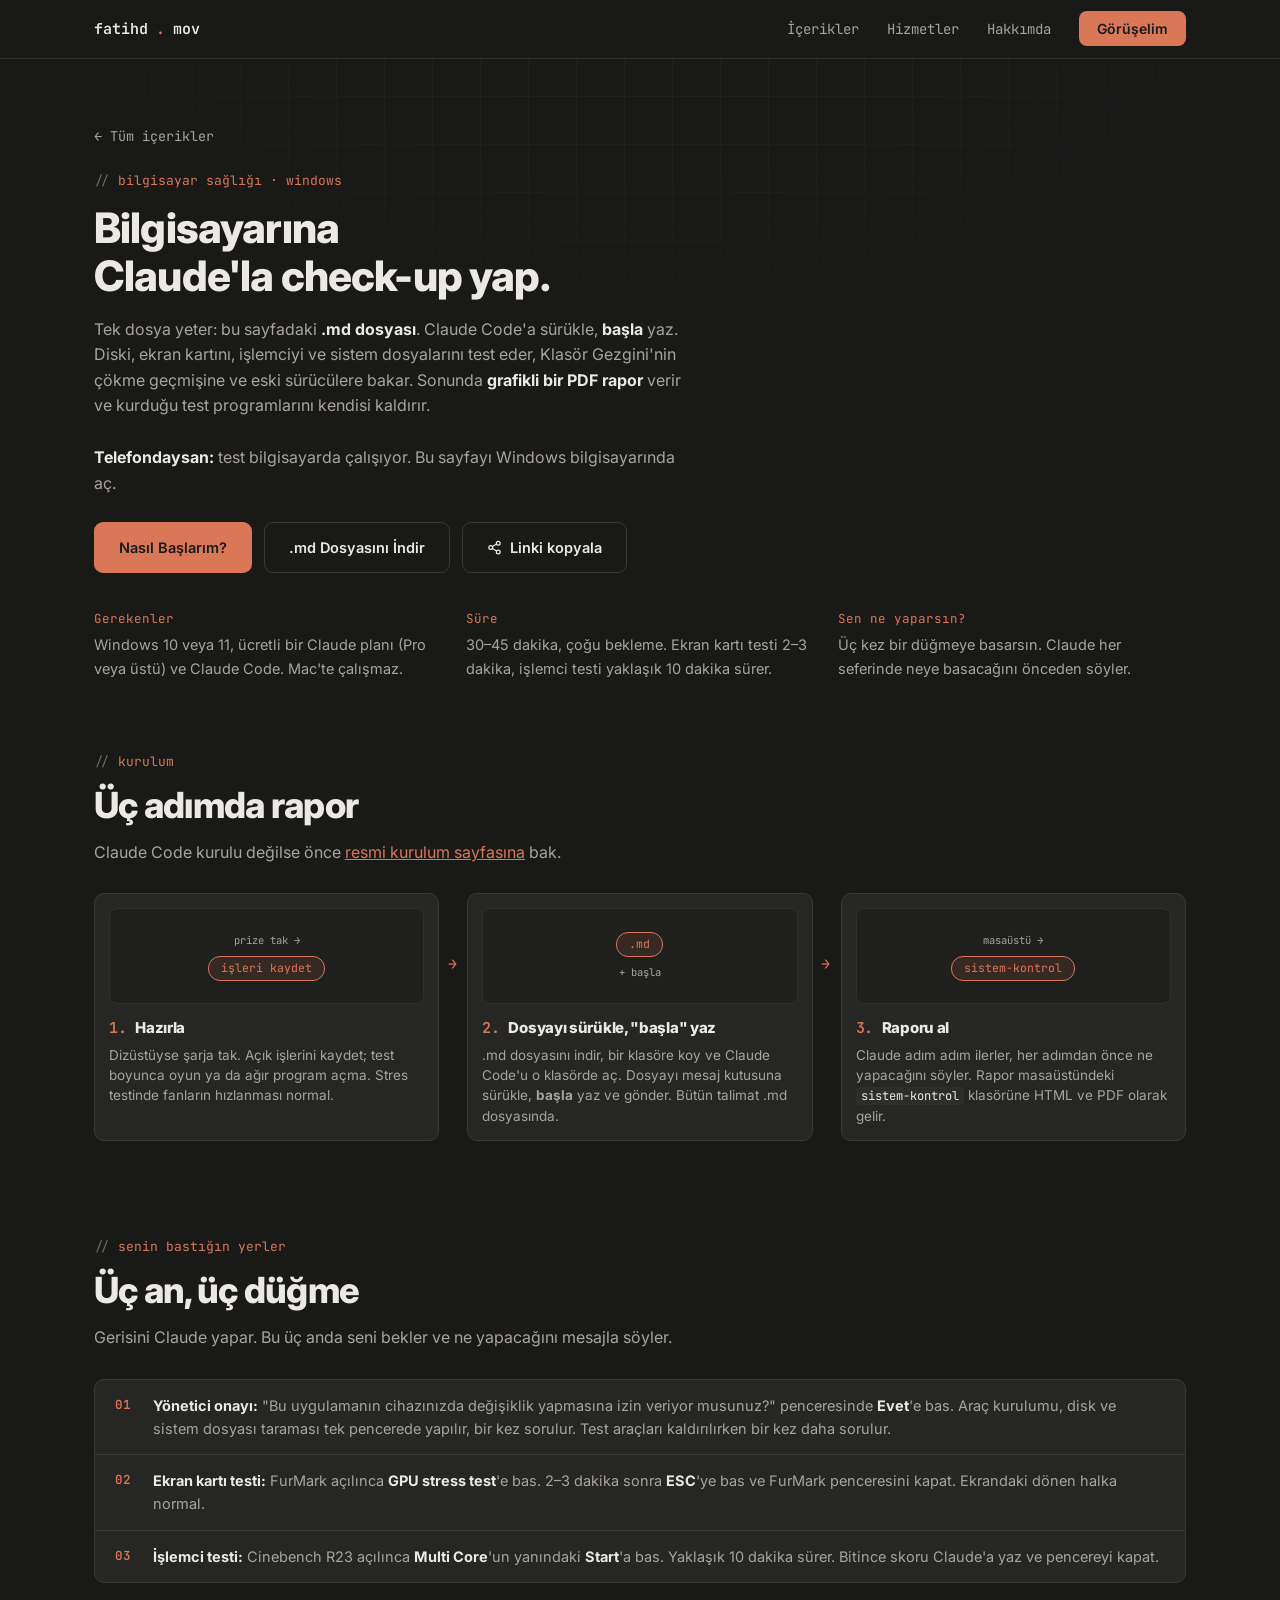
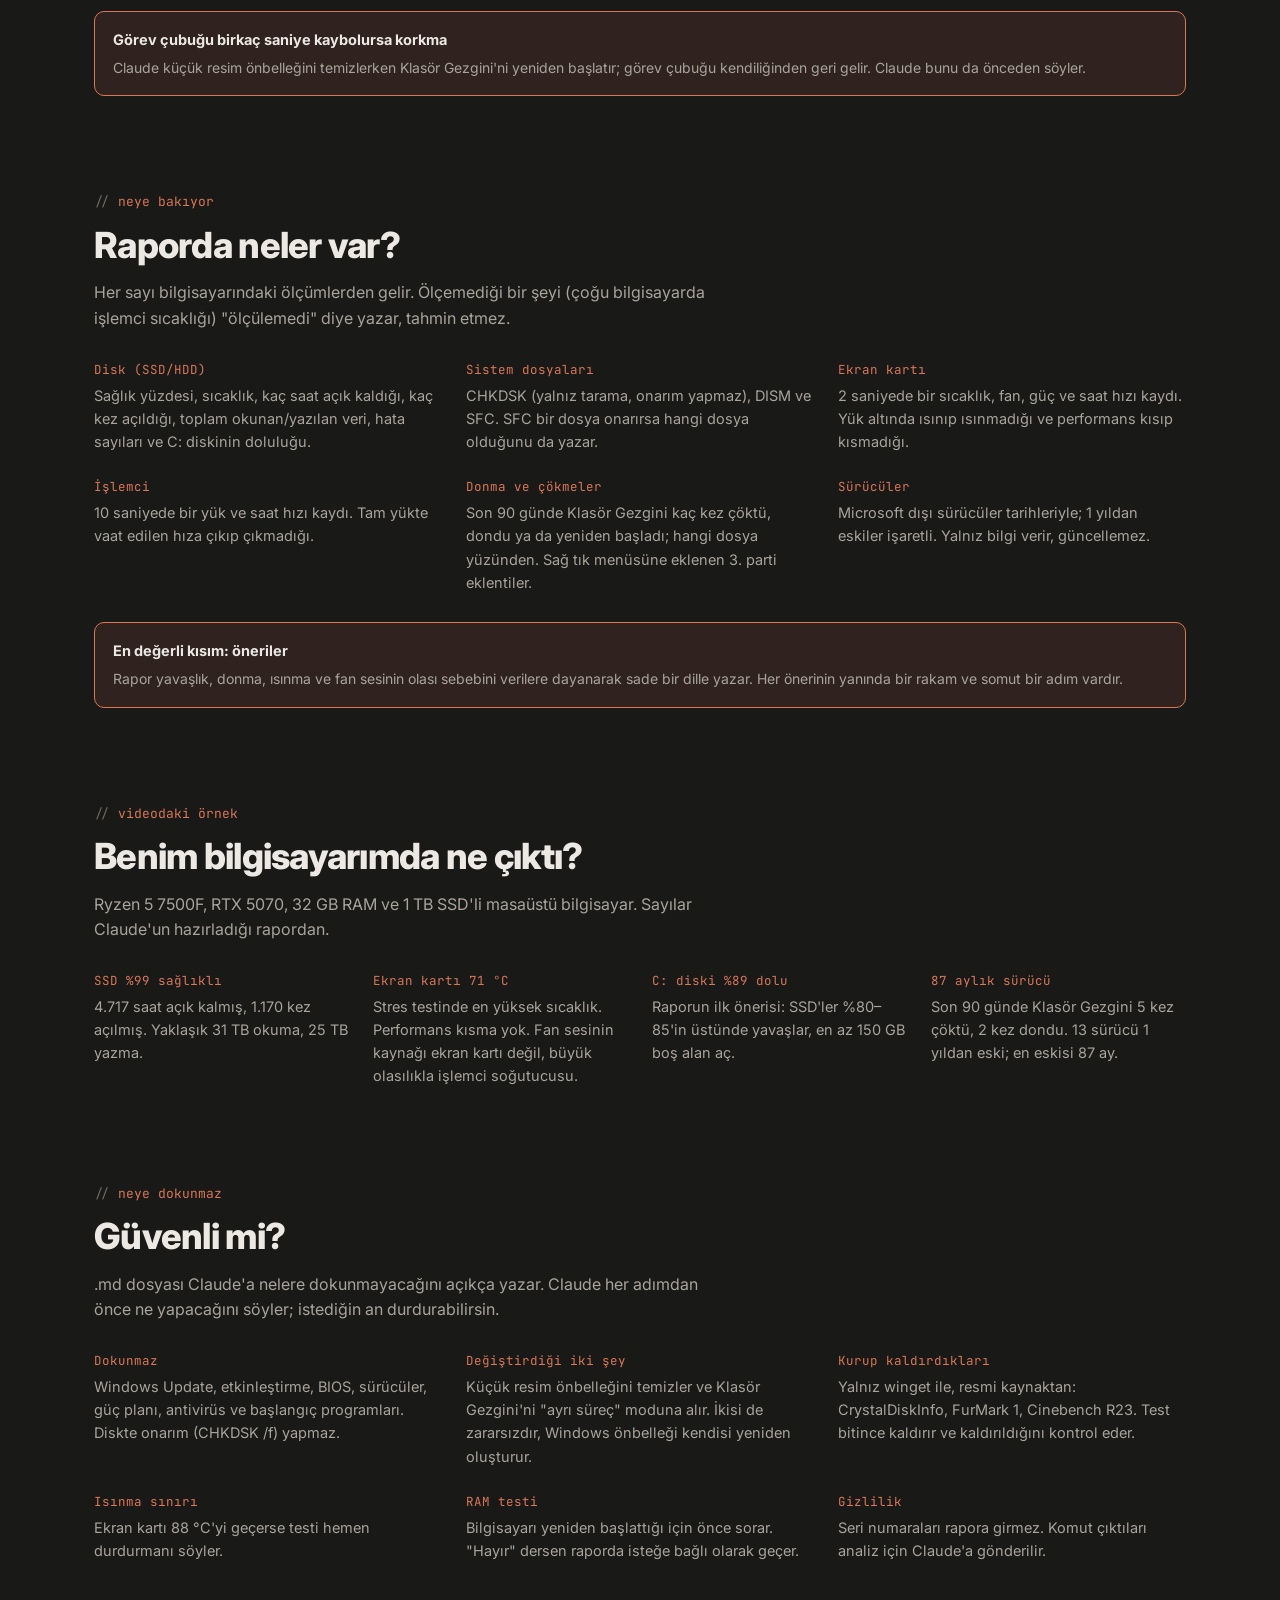
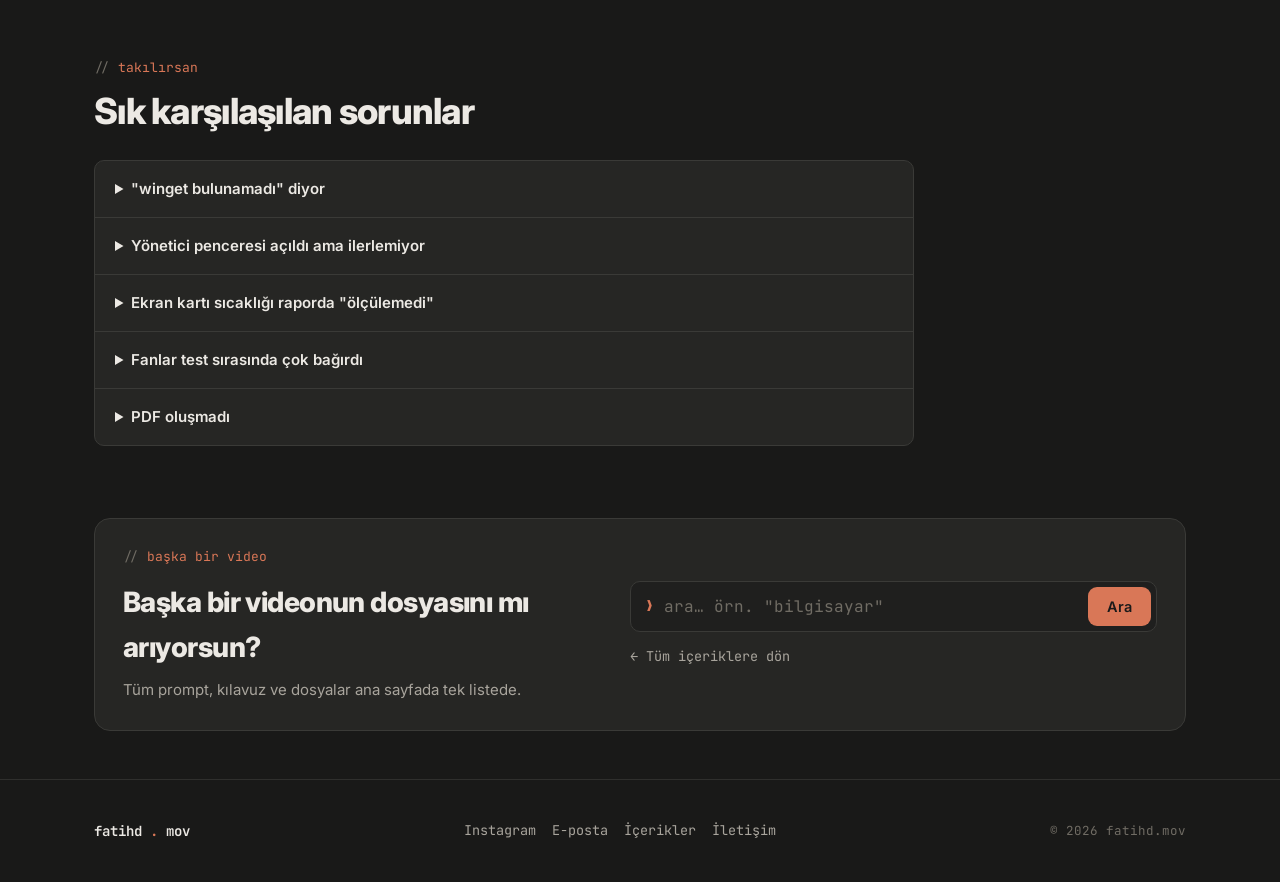
<file: bilgisayar-saglik-kontrolu.html>
<!DOCTYPE html>
<html lang="tr">
<head>
<meta charset="UTF-8">
<meta name="viewport" content="width=device-width, initial-scale=1.0">
<title>Bilgisayar Sağlık Kontrolü: Claude Code ile Check-up — fatihd.mov</title>
<meta name="description" content="Tek bir .md dosyasını Claude Code'a ver, başla yaz: disk sağlığını, ekran kartını, işlemciyi, sistem dosyalarını, Klasör Gezgini çökmelerini ve eski sürücüleri test etsin, grafikli PDF rapor hazırlasın, kurduğu programları kendisi kaldırsın. Windows için.">
<meta property="og:type" content="website">
<meta property="og:site_name" content="fatihd.mov">
<meta property="og:url" content="https://fatihd.mov/bilgisayar-saglik-kontrolu.html">
<meta property="og:image" content="https://fatihd.mov/assets/og/bilgisayar-saglik-kontrolu.png">
<meta property="og:image:width" content="1200">
<meta property="og:image:height" content="630">
<meta name="twitter:card" content="summary_large_image">
<link rel="icon" href="data:image/svg+xml,<svg xmlns=%22http://www.w3.org/2000/svg%22 viewBox=%220 0 100 100%22><rect width=%22100%22 height=%22100%22 rx=%2222%22 fill=%22%23191918%22/><text x=%2250%22 y=%2266%22 font-size=%2258%22 text-anchor=%22middle%22 fill=%22%23d97757%22 font-family=%22monospace%22>&gt;_</text></svg>">
<link rel="stylesheet" href="css/style.css">
</head>
<body>
<nav class="nav">
  <div class="nav-inner">
    <a class="brand" href="index.html" aria-label="fatihd.mov ana sayfa">fatihd<span class="dot">.</span>mov</a>
    <ul class="nav-links" id="navLinks">
      <li><a href="index.html#icerikler">İçerikler</a></li>
      <li><a href="index.html#services">Hizmetler</a></li>
      <li><a href="index.html#about">Hakkımda</a></li>
      <li><a class="nav-cta" href="index.html#contact">Görüşelim</a></li>
    </ul>
    <button class="nav-toggle" id="navToggle" aria-label="Menüyü aç">☰</button>
  </div>
</nav>
<header class="wrap guide-hero">
  <div class="guide-intro">
    <a href="index.html#icerikler" class="back-link">← Tüm içerikler</a>
    <div class="section-eyebrow">bilgisayar sağlığı · windows</div>
    <h1>Bilgisayarına<br>Claude'la check-up yap.</h1>
    <p>Tek dosya yeter: bu sayfadaki <strong>.md dosyası</strong>. Claude Code'a sürükle, <strong>başla</strong> yaz. Diski, ekran kartını, işlemciyi ve sistem dosyalarını test eder, Klasör Gezgini'nin çökme geçmişine ve eski sürücülere bakar. Sonunda <strong>grafikli bir PDF rapor</strong> verir ve kurduğu test programlarını kendisi kaldırır.</p>
    <p><strong>Telefondaysan:</strong> test bilgisayarda çalışıyor. Bu sayfayı Windows bilgisayarında aç.</p>
    <div class="hero-ctas">
      <a href="#kurulum" class="btn btn-primary">Nasıl Başlarım?</a>
      <a href="assets/downloads/bilgisayar-saglik-kontrolu/bilgisayar-saglik-kontrolu-prompt.md" class="btn btn-ghost" download>.md Dosyasını İndir</a>
      <button type="button" class="btn btn-ghost" data-share><svg class="ico" viewBox="0 0 24 24" fill="none" stroke="currentColor" stroke-width="2" stroke-linecap="round" stroke-linejoin="round"><circle cx="18" cy="5" r="3"/><circle cx="6" cy="12" r="3"/><circle cx="18" cy="19" r="3"/><line x1="8.59" y1="13.51" x2="15.42" y2="17.49"/><line x1="15.41" y1="6.51" x2="8.59" y2="10.49"/></svg> <span class="only-touch">Bilgisayarına gönder</span><span class="only-mouse">Linki kopyala</span></button>
    </div>
    <dl class="guide-facts">
      <div>
        <dt>Gerekenler</dt>
        <dd>Windows 10 veya 11, ücretli bir Claude planı (Pro veya üstü) ve Claude Code. Mac'te çalışmaz.</dd>
      </div>
      <div>
        <dt>Süre</dt>
        <dd>30–45 dakika, çoğu bekleme. Ekran kartı testi 2–3 dakika, işlemci testi yaklaşık 10 dakika sürer.</dd>
      </div>
      <div>
        <dt>Sen ne yaparsın?</dt>
        <dd>Üç kez bir düğmeye basarsın. Claude her seferinde neye basacağını önceden söyler.</dd>
      </div>
    </dl>
  </div>
</header>
<section class="guide-section" id="kurulum">
  <div class="wrap">
    <div class="section-eyebrow">kurulum</div>
    <div class="section-head">
      <h2>Üç adımda rapor</h2>
      <p>Claude Code kurulu değilse önce <a href="https://code.claude.com/docs/en/setup" target="_blank" rel="noopener">resmi kurulum sayfasına</a> bak.</p>
    </div>
    <ol class="flow">
      <li class="flow-step">
        <div class="flow-visual" aria-hidden="true">
          <span class="flow-label">prize tak →</span>
          <span class="flow-pill">işleri kaydet</span>
        </div>
        <h3>Hazırla</h3>
        <p>Dizüstüyse şarja tak. Açık işlerini kaydet; test boyunca oyun ya da ağır program açma. Stres testinde fanların hızlanması normal.</p>
      </li>
      <li class="flow-step">
        <div class="flow-visual" aria-hidden="true">
          <span class="flow-pill">.md</span>
          <span class="flow-label">+ başla</span>
        </div>
        <h3>Dosyayı sürükle, "başla" yaz</h3>
        <p><a href="assets/downloads/bilgisayar-saglik-kontrolu/bilgisayar-saglik-kontrolu-prompt.md" download>.md dosyasını</a> indir, bir klasöre koy ve Claude Code'u o klasörde aç. Dosyayı mesaj kutusuna sürükle, <strong>başla</strong> yaz ve gönder. Bütün talimat .md dosyasında.</p>
      </li>
      <li class="flow-step">
        <div class="flow-visual" aria-hidden="true">
          <span class="flow-label">masaüstü →</span>
          <span class="flow-pill">sistem-kontrol</span>
        </div>
        <h3>Raporu al</h3>
        <p>Claude adım adım ilerler, her adımdan önce ne yapacağını söyler. Rapor masaüstündeki <code>sistem-kontrol</code> klasörüne HTML ve PDF olarak gelir.</p>
      </li>
    </ol>
  </div>
</section>
<section class="guide-section" id="dugmeler">
  <div class="wrap">
    <div class="section-eyebrow">senin bastığın yerler</div>
    <div class="section-head">
      <h2>Üç an, üç düğme</h2>
      <p>Gerisini Claude yapar. Bu üç anda seni bekler ve ne yapacağını mesajla söyler.</p>
    </div>
    <ol class="guide-steps">
      <li><strong>Yönetici onayı:</strong> "Bu uygulamanın cihazınızda değişiklik yapmasına izin veriyor musunuz?" penceresinde <strong>Evet</strong>'e bas. Araç kurulumu, disk ve sistem dosyası taraması tek pencerede yapılır, bir kez sorulur. Test araçları kaldırılırken bir kez daha sorulur.</li>
      <li><strong>Ekran kartı testi:</strong> FurMark açılınca <strong>GPU stress test</strong>'e bas. 2–3 dakika sonra <strong>ESC</strong>'ye bas ve FurMark penceresini kapat. Ekrandaki dönen halka normal.</li>
      <li><strong>İşlemci testi:</strong> Cinebench R23 açılınca <strong>Multi Core</strong>'un yanındaki <strong>Start</strong>'a bas. Yaklaşık 10 dakika sürer. Bitince skoru Claude'a yaz ve pencereyi kapat.</li>
    </ol>
    <div class="guide-note" style="margin-top:28px">
      <strong>Görev çubuğu birkaç saniye kaybolursa korkma</strong>
      <p>Claude küçük resim önbelleğini temizlerken Klasör Gezgini'ni yeniden başlatır; görev çubuğu kendiliğinden geri gelir. Claude bunu da önceden söyler.</p>
    </div>
  </div>
</section>
<section class="guide-section" id="ne-yapar">
  <div class="wrap">
    <div class="section-eyebrow">neye bakıyor</div>
    <div class="section-head">
      <h2>Raporda neler var?</h2>
      <p>Her sayı bilgisayarındaki ölçümlerden gelir. Ölçemediği bir şeyi (çoğu bilgisayarda işlemci sıcaklığı) "ölçülemedi" diye yazar, tahmin etmez.</p>
    </div>
    <dl class="guide-facts">
      <div>
        <dt>Disk (SSD/HDD)</dt>
        <dd>Sağlık yüzdesi, sıcaklık, kaç saat açık kaldığı, kaç kez açıldığı, toplam okunan/yazılan veri, hata sayıları ve C: diskinin doluluğu.</dd>
      </div>
      <div>
        <dt>Sistem dosyaları</dt>
        <dd>CHKDSK (yalnız tarama, onarım yapmaz), DISM ve SFC. SFC bir dosya onarırsa hangi dosya olduğunu da yazar.</dd>
      </div>
      <div>
        <dt>Ekran kartı</dt>
        <dd>2 saniyede bir sıcaklık, fan, güç ve saat hızı kaydı. Yük altında ısınıp ısınmadığı ve performans kısıp kısmadığı.</dd>
      </div>
      <div>
        <dt>İşlemci</dt>
        <dd>10 saniyede bir yük ve saat hızı kaydı. Tam yükte vaat edilen hıza çıkıp çıkmadığı.</dd>
      </div>
      <div>
        <dt>Donma ve çökmeler</dt>
        <dd>Son 90 günde Klasör Gezgini kaç kez çöktü, dondu ya da yeniden başladı; hangi dosya yüzünden. Sağ tık menüsüne eklenen 3. parti eklentiler.</dd>
      </div>
      <div>
        <dt>Sürücüler</dt>
        <dd>Microsoft dışı sürücüler tarihleriyle; 1 yıldan eskiler işaretli. Yalnız bilgi verir, güncellemez.</dd>
      </div>
    </dl>
    <div class="guide-note" style="margin-top:28px">
      <strong>En değerli kısım: öneriler</strong>
      <p>Rapor yavaşlık, donma, ısınma ve fan sesinin olası sebebini verilere dayanarak sade bir dille yazar. Her önerinin yanında bir rakam ve somut bir adım vardır.</p>
    </div>
  </div>
</section>
<section class="guide-section" id="ornek">
  <div class="wrap">
    <div class="section-eyebrow">videodaki örnek</div>
    <div class="section-head">
      <h2>Benim bilgisayarımda ne çıktı?</h2>
      <p>Ryzen 5 7500F, RTX 5070, 32 GB RAM ve 1 TB SSD'li masaüstü bilgisayar. Sayılar Claude'un hazırladığı rapordan.</p>
    </div>
    <dl class="guide-facts four">
      <div>
        <dt>SSD %99 sağlıklı</dt>
        <dd>4.717 saat açık kalmış, 1.170 kez açılmış. Yaklaşık 31 TB okuma, 25 TB yazma.</dd>
      </div>
      <div>
        <dt>Ekran kartı 71 °C</dt>
        <dd>Stres testinde en yüksek sıcaklık. Performans kısma yok. Fan sesinin kaynağı ekran kartı değil, büyük olasılıkla işlemci soğutucusu.</dd>
      </div>
      <div>
        <dt>C: diski %89 dolu</dt>
        <dd>Raporun ilk önerisi: SSD'ler %80–85'in üstünde yavaşlar, en az 150 GB boş alan aç.</dd>
      </div>
      <div>
        <dt>87 aylık sürücü</dt>
        <dd>Son 90 günde Klasör Gezgini 5 kez çöktü, 2 kez dondu. 13 sürücü 1 yıldan eski; en eskisi 87 ay.</dd>
      </div>
    </dl>
  </div>
</section>
<section class="guide-section" id="guvenlik">
  <div class="wrap">
    <div class="section-eyebrow">neye dokunmaz</div>
    <div class="section-head">
      <h2>Güvenli mi?</h2>
      <p>.md dosyası Claude'a nelere dokunmayacağını açıkça yazar. Claude her adımdan önce ne yapacağını söyler; istediğin an durdurabilirsin.</p>
    </div>
    <dl class="guide-facts">
      <div>
        <dt>Dokunmaz</dt>
        <dd>Windows Update, etkinleştirme, BIOS, sürücüler, güç planı, antivirüs ve başlangıç programları. Diskte onarım (CHKDSK /f) yapmaz.</dd>
      </div>
      <div>
        <dt>Değiştirdiği iki şey</dt>
        <dd>Küçük resim önbelleğini temizler ve Klasör Gezgini'ni "ayrı süreç" moduna alır. İkisi de zararsızdır, Windows önbelleği kendisi yeniden oluşturur.</dd>
      </div>
      <div>
        <dt>Kurup kaldırdıkları</dt>
        <dd>Yalnız winget ile, resmi kaynaktan: CrystalDiskInfo, FurMark 1, Cinebench R23. Test bitince kaldırır ve kaldırıldığını kontrol eder.</dd>
      </div>
      <div>
        <dt>Isınma sınırı</dt>
        <dd>Ekran kartı 88 °C'yi geçerse testi hemen durdurmanı söyler.</dd>
      </div>
      <div>
        <dt>RAM testi</dt>
        <dd>Bilgisayarı yeniden başlattığı için önce sorar. "Hayır" dersen raporda isteğe bağlı olarak geçer.</dd>
      </div>
      <div>
        <dt>Gizlilik</dt>
        <dd>Seri numaraları rapora girmez. Komut çıktıları analiz için Claude'a gönderilir.</dd>
      </div>
    </dl>
  </div>
</section>
<section class="guide-section" id="sorunlar">
  <div class="wrap">
    <div class="section-eyebrow">takılırsan</div>
    <div class="section-head">
      <h2>Sık karşılaşılan sorunlar</h2>
    </div>
    <div class="guide-faq">
      <details>
        <summary>"winget bulunamadı" diyor</summary>
        <p><strong>Neden:</strong> Uygulama Yükleyici eski ya da kurulu değil.<br><strong>Çözüm:</strong> Microsoft Store'da "Uygulama Yükleyici"yi (App Installer) güncelle, sonra yeniden <strong>başla</strong> yaz. Claude araç gerektirmeyen adımları yine de yapar.</p>
      </details>
      <details>
        <summary>Yönetici penceresi açıldı ama ilerlemiyor</summary>
        <p><strong>Neden:</strong> DISM ve SFC 5–15 dakika sürer ve bu sürede ekranda pek bir şey değişmez.<br><strong>Çözüm:</strong> Pencereyi kapatma. Daha kısa bir kontrol istersen <code>başla, kısa</code> yaz; bu ikisi atlanır.</p>
      </details>
      <details>
        <summary>Ekran kartı sıcaklığı raporda "ölçülemedi"</summary>
        <p><strong>Neden:</strong> Sıcaklık NVIDIA kartlarda <code>nvidia-smi</code> ile okunur. AMD ve Intel kartlarda Windows sıcaklığı her zaman vermez.<br><strong>Çözüm:</strong> Yük ve performans yine ölçülür. Sıcaklık için kartın kendi uygulamasına (AMD Adrenalin gibi) bak.</p>
      </details>
      <details>
        <summary>Fanlar test sırasında çok bağırdı</summary>
        <p><strong>Neden:</strong> Stres testi bilgisayarı bilerek tam yüke çıkarır.<br><strong>Çözüm:</strong> Normal. Test bitince fanlar yavaşlar. Sıcaklık sınırı aşılırsa Claude testi durdurmanı söyler.</p>
      </details>
      <details>
        <summary>PDF oluşmadı</summary>
        <p><strong>Neden:</strong> PDF, Microsoft Edge ile oluşturulur; Edge bulunamamış olabilir.<br><strong>Çözüm:</strong> HTML rapor yine de klasörde. Tarayıcıda aç ve "PDF olarak yazdır" seç.</p>
      </details>
    </div>
  </div>
</section>
<section class="guide-section guide-next">
  <div class="wrap">
    <div class="next-card">
      <div>
        <div class="section-eyebrow">başka bir video</div>
        <h2>Başka bir videonun dosyasını mı arıyorsun?</h2>
        <p>Tüm prompt, kılavuz ve dosyalar ana sayfada tek listede.</p>
      </div>
      <div>
        <form class="next-search" action="index.html" method="get" role="search">
          <span class="finder-chev" aria-hidden="true">❯</span>
          <input type="search" name="q" placeholder='ara… örn. "bilgisayar"' aria-label="Videolarda ara" enterkeyhint="search" autocomplete="off">
          <button type="submit" class="btn btn-primary">Ara</button>
        </form>
        <a href="index.html#icerikler" class="back-link">← Tüm içeriklere dön</a>
      </div>
    </div>
  </div>
</section>
<footer>
  <div class="wrap footer-inner">
    <div class="brand">fatihd<span class="dot" style="color:#d97757;">.</span>mov</div>
    <div class="social-row">
      <a href="https://instagram.com/fatihd.mov" target="_blank" rel="noopener">Instagram</a>
      <a href="mailto:contact.fatihdemirel@gmail.com">E-posta</a>
      <a href="index.html#icerikler">İçerikler</a>
      <a href="index.html#contact">İletişim</a>
    </div>
    <div class="copyright">© <span id="year"></span> fatihd.mov</div>
  </div>
</footer>
<script src="js/main.js"></script>
<script>document.getElementById('year').textContent = new Date().getFullYear();</script>
</body>
</html>
</file>
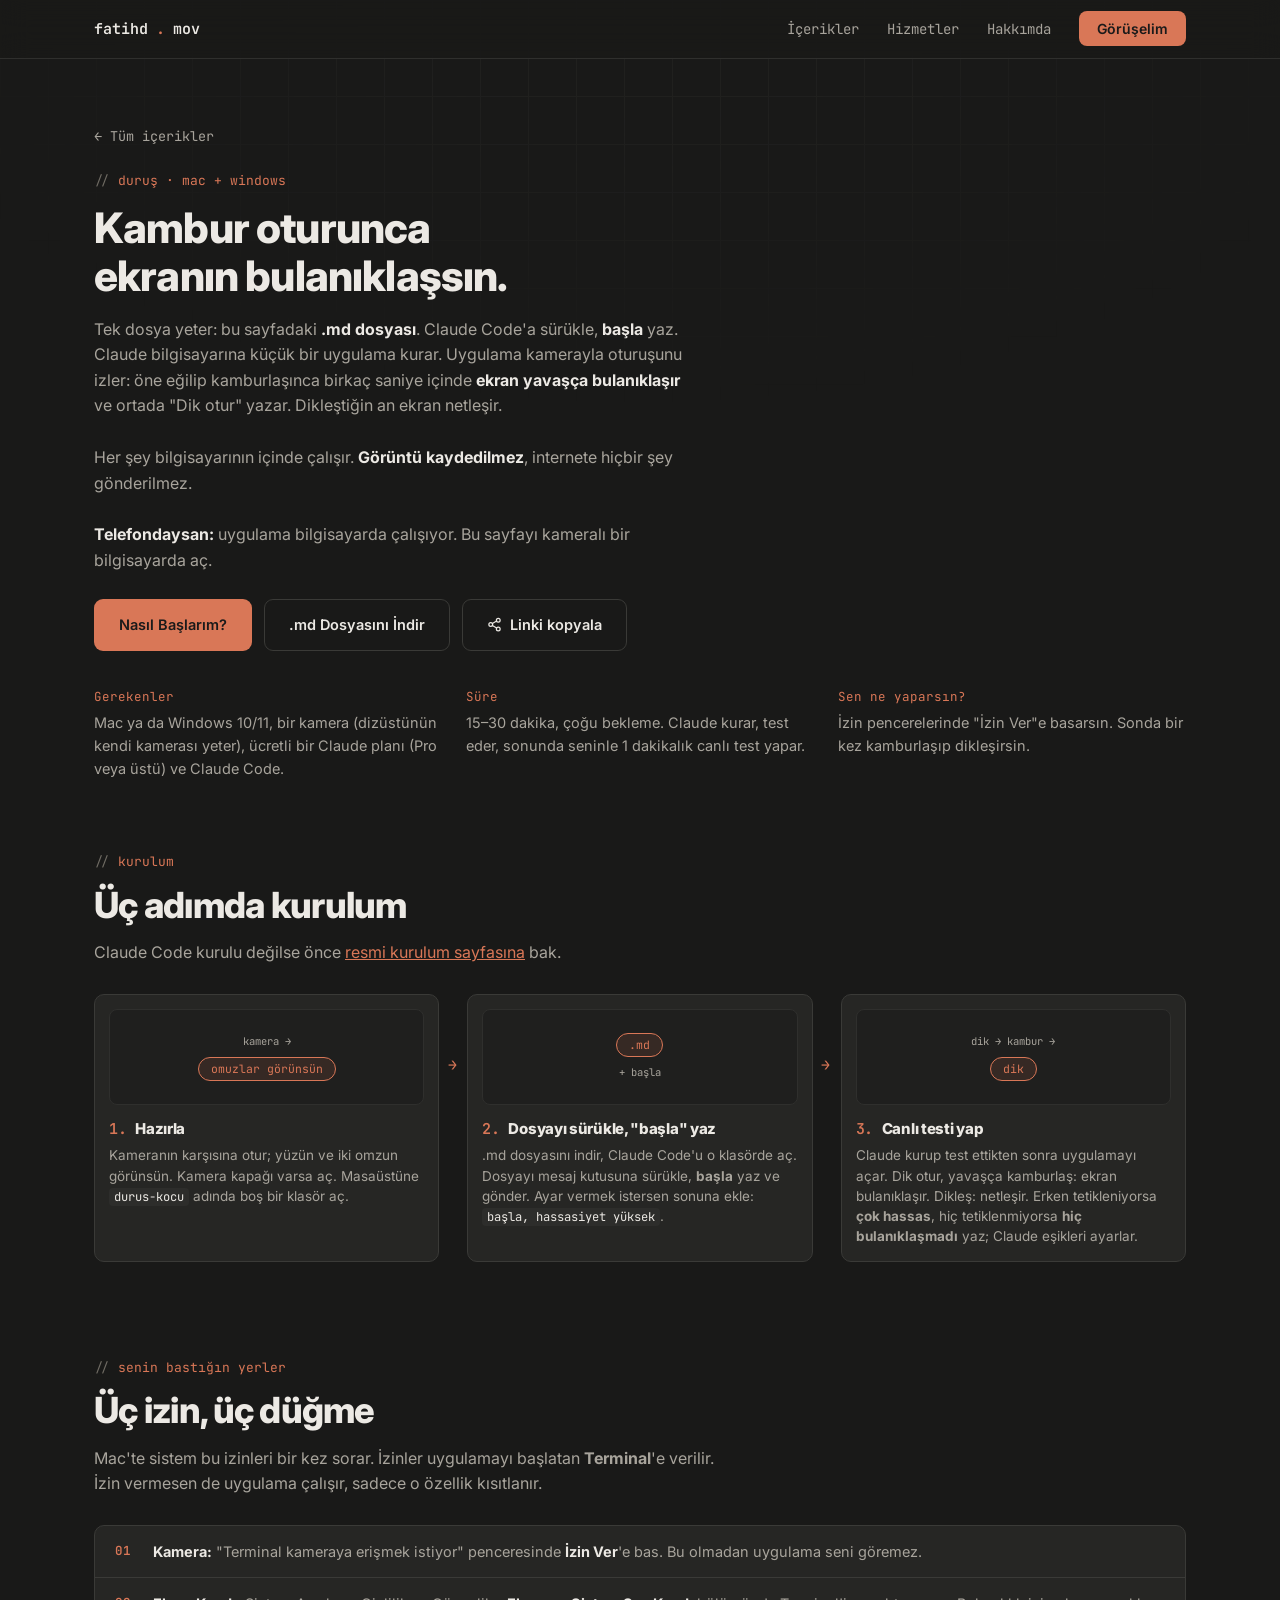
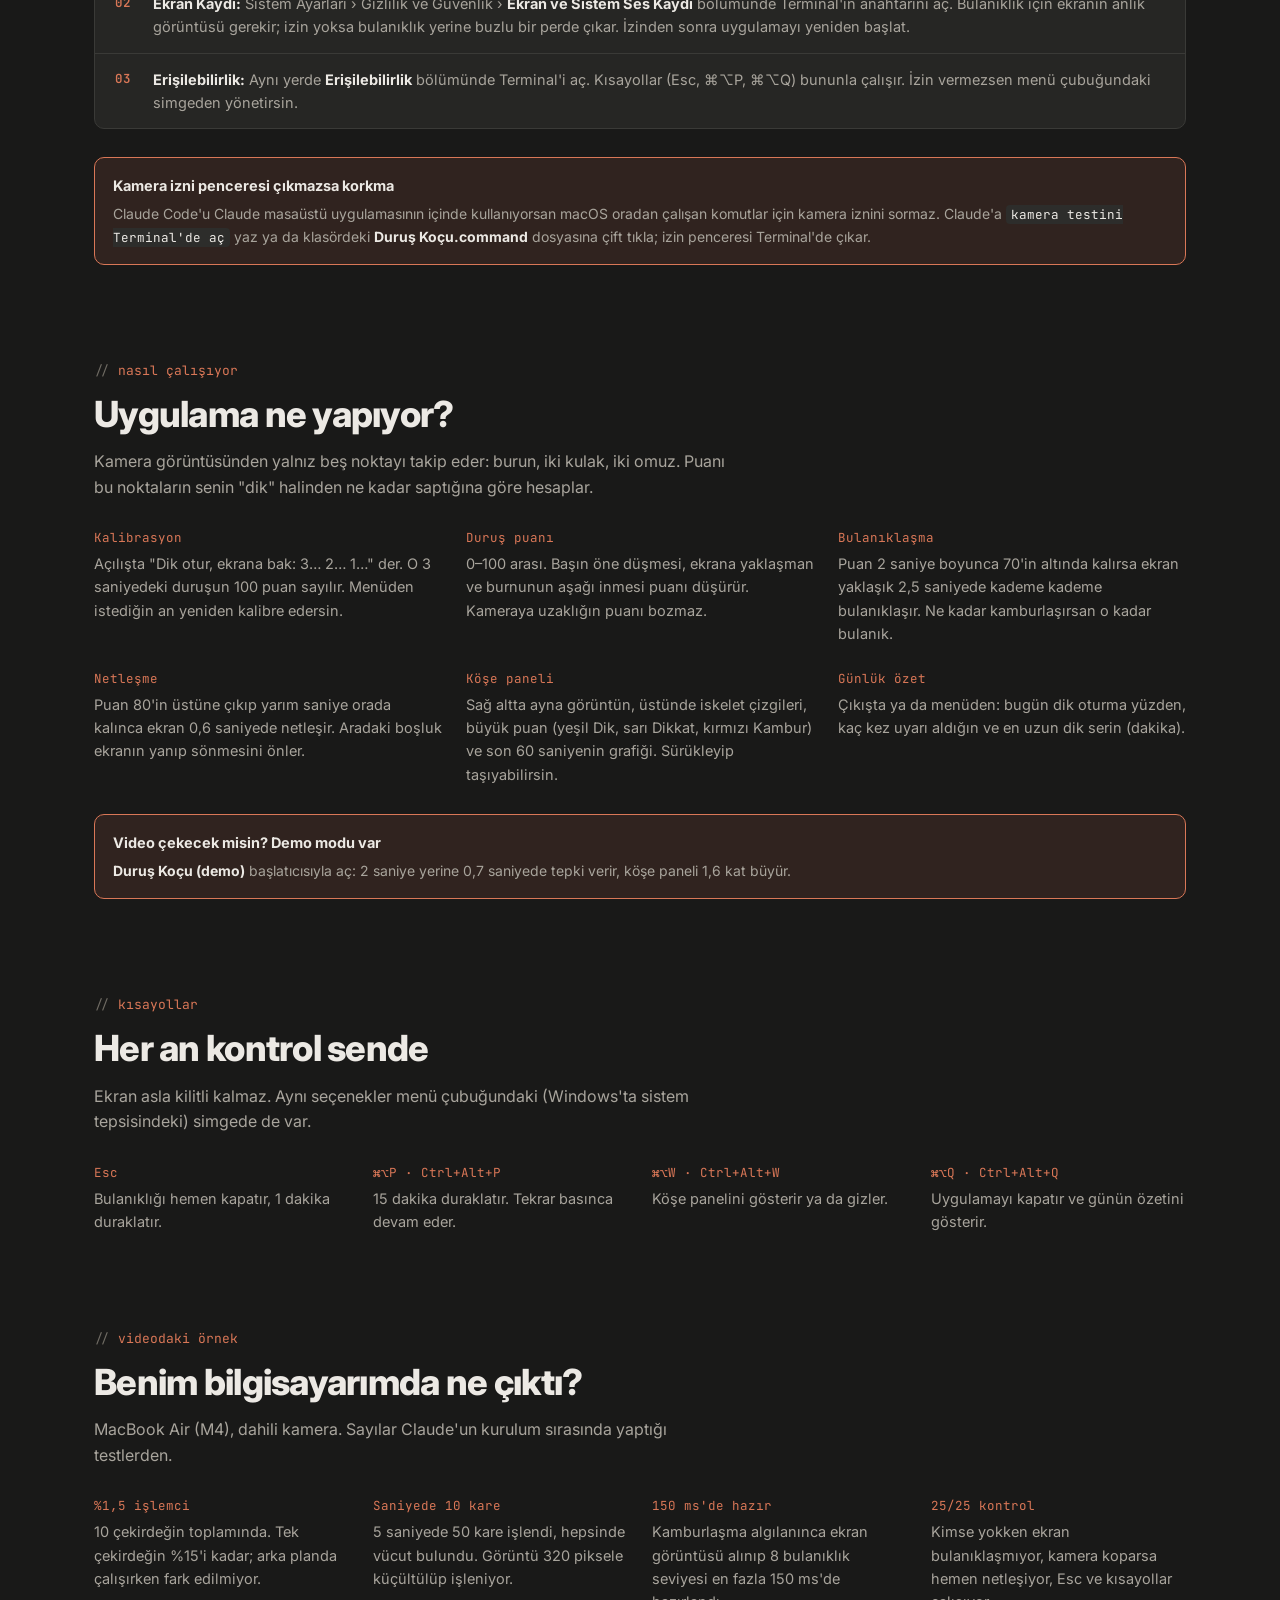
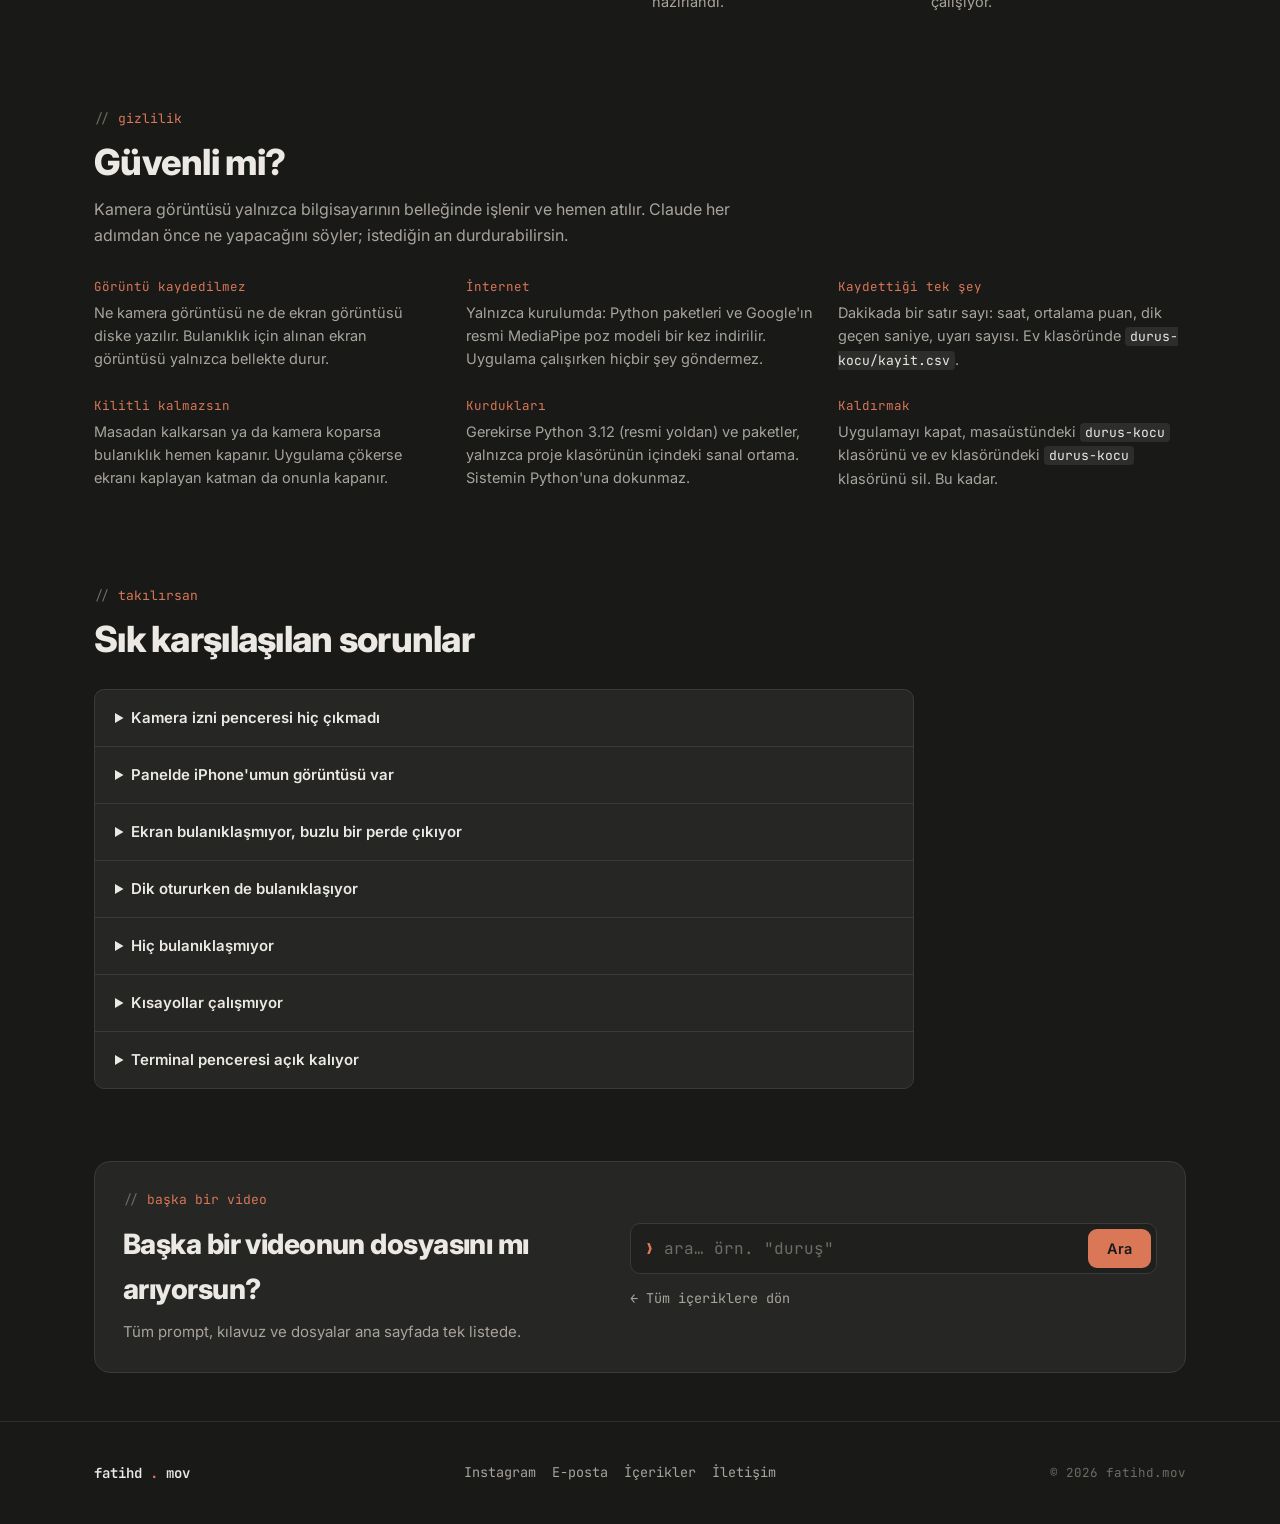
<file: durus-kocu.html>
<!DOCTYPE html>
<html lang="tr">
<head>
<meta charset="UTF-8">
<meta name="viewport" content="width=device-width, initial-scale=1.0">
<title>Duruş Koçu: Kambur Oturunca Ekran Bulanıklaşsın — fatihd.mov</title>
<meta name="description" content="Tek bir .md dosyasını Claude Code'a ver, başla yaz: bilgisayarının kamerası oturuşunu izleyen bir uygulama kursun. Kamburlaşınca ekran yavaşça bulanıklaşır, dikleşince netleşir. Görüntü kaydedilmez, her şey bilgisayarında çalışır. Mac ve Windows için.">
<meta property="og:type" content="website">
<meta property="og:site_name" content="fatihd.mov">
<meta property="og:url" content="https://fatihd.mov/durus-kocu.html">
<meta property="og:image" content="https://fatihd.mov/assets/og/durus-kocu.png">
<meta property="og:image:width" content="1200">
<meta property="og:image:height" content="630">
<meta name="twitter:card" content="summary_large_image">
<link rel="icon" href="data:image/svg+xml,<svg xmlns=%22http://www.w3.org/2000/svg%22 viewBox=%220 0 100 100%22><rect width=%22100%22 height=%22100%22 rx=%2222%22 fill=%22%23191918%22/><text x=%2250%22 y=%2266%22 font-size=%2258%22 text-anchor=%22middle%22 fill=%22%23d97757%22 font-family=%22monospace%22>&gt;_</text></svg>">
<link rel="stylesheet" href="css/style.css">
</head>
<body>
<nav class="nav">
  <div class="nav-inner">
    <a class="brand" href="index.html" aria-label="fatihd.mov ana sayfa">fatihd<span class="dot">.</span>mov</a>
    <ul class="nav-links" id="navLinks">
      <li><a href="index.html#icerikler">İçerikler</a></li>
      <li><a href="index.html#services">Hizmetler</a></li>
      <li><a href="index.html#about">Hakkımda</a></li>
      <li><a class="nav-cta" href="index.html#contact">Görüşelim</a></li>
    </ul>
    <button class="nav-toggle" id="navToggle" aria-label="Menüyü aç">☰</button>
  </div>
</nav>
<header class="wrap guide-hero">
  <div class="guide-intro">
    <a href="index.html#icerikler" class="back-link">← Tüm içerikler</a>
    <div class="section-eyebrow">duruş · mac + windows</div>
    <h1>Kambur oturunca<br>ekranın bulanıklaşsın.</h1>
    <p>Tek dosya yeter: bu sayfadaki <strong>.md dosyası</strong>. Claude Code'a sürükle, <strong>başla</strong> yaz. Claude bilgisayarına küçük bir uygulama kurar. Uygulama kamerayla oturuşunu izler: öne eğilip kamburlaşınca birkaç saniye içinde <strong>ekran yavaşça bulanıklaşır</strong> ve ortada "Dik otur" yazar. Dikleştiğin an ekran netleşir.</p>
    <p>Her şey bilgisayarının içinde çalışır. <strong>Görüntü kaydedilmez</strong>, internete hiçbir şey gönderilmez.</p>
    <p><strong>Telefondaysan:</strong> uygulama bilgisayarda çalışıyor. Bu sayfayı kameralı bir bilgisayarda aç.</p>
    <div class="hero-ctas">
      <a href="#kurulum" class="btn btn-primary">Nasıl Başlarım?</a>
      <a href="assets/downloads/durus-kocu/durus-kocu-kur.md" class="btn btn-ghost" download>.md Dosyasını İndir</a>
      <button type="button" class="btn btn-ghost" data-share><svg class="ico" viewBox="0 0 24 24" fill="none" stroke="currentColor" stroke-width="2" stroke-linecap="round" stroke-linejoin="round"><circle cx="18" cy="5" r="3"/><circle cx="6" cy="12" r="3"/><circle cx="18" cy="19" r="3"/><line x1="8.59" y1="13.51" x2="15.42" y2="17.49"/><line x1="15.41" y1="6.51" x2="8.59" y2="10.49"/></svg> <span class="only-touch">Bilgisayarına gönder</span><span class="only-mouse">Linki kopyala</span></button>
    </div>
    <dl class="guide-facts">
      <div>
        <dt>Gerekenler</dt>
        <dd>Mac ya da Windows 10/11, bir kamera (dizüstünün kendi kamerası yeter), ücretli bir Claude planı (Pro veya üstü) ve Claude Code.</dd>
      </div>
      <div>
        <dt>Süre</dt>
        <dd>15–30 dakika, çoğu bekleme. Claude kurar, test eder, sonunda seninle 1 dakikalık canlı test yapar.</dd>
      </div>
      <div>
        <dt>Sen ne yaparsın?</dt>
        <dd>İzin pencerelerinde "İzin Ver"e basarsın. Sonda bir kez kamburlaşıp dikleşirsin.</dd>
      </div>
    </dl>
  </div>
</header>
<section class="guide-section" id="kurulum">
  <div class="wrap">
    <div class="section-eyebrow">kurulum</div>
    <div class="section-head">
      <h2>Üç adımda kurulum</h2>
      <p>Claude Code kurulu değilse önce <a href="https://code.claude.com/docs/en/setup" target="_blank" rel="noopener">resmi kurulum sayfasına</a> bak.</p>
    </div>
    <ol class="flow">
      <li class="flow-step">
        <div class="flow-visual" aria-hidden="true">
          <span class="flow-label">kamera →</span>
          <span class="flow-pill">omuzlar görünsün</span>
        </div>
        <h3>Hazırla</h3>
        <p>Kameranın karşısına otur; yüzün ve iki omzun görünsün. Kamera kapağı varsa aç. Masaüstüne <code>durus-kocu</code> adında boş bir klasör aç.</p>
      </li>
      <li class="flow-step">
        <div class="flow-visual" aria-hidden="true">
          <span class="flow-pill">.md</span>
          <span class="flow-label">+ başla</span>
        </div>
        <h3>Dosyayı sürükle, "başla" yaz</h3>
        <p><a href="assets/downloads/durus-kocu/durus-kocu-kur.md" download>.md dosyasını</a> indir, Claude Code'u o klasörde aç. Dosyayı mesaj kutusuna sürükle, <strong>başla</strong> yaz ve gönder. Ayar vermek istersen sonuna ekle: <code>başla, hassasiyet yüksek</code>.</p>
      </li>
      <li class="flow-step">
        <div class="flow-visual" aria-hidden="true">
          <span class="flow-label">dik → kambur →</span>
          <span class="flow-pill">dik</span>
        </div>
        <h3>Canlı testi yap</h3>
        <p>Claude kurup test ettikten sonra uygulamayı açar. Dik otur, yavaşça kamburlaş: ekran bulanıklaşır. Dikleş: netleşir. Erken tetikleniyorsa <strong>çok hassas</strong>, hiç tetiklenmiyorsa <strong>hiç bulanıklaşmadı</strong> yaz; Claude eşikleri ayarlar.</p>
      </li>
    </ol>
  </div>
</section>
<section class="guide-section" id="izinler">
  <div class="wrap">
    <div class="section-eyebrow">senin bastığın yerler</div>
    <div class="section-head">
      <h2>Üç izin, üç düğme</h2>
      <p>Mac'te sistem bu izinleri bir kez sorar. İzinler uygulamayı başlatan <strong>Terminal</strong>'e verilir. İzin vermesen de uygulama çalışır, sadece o özellik kısıtlanır.</p>
    </div>
    <ol class="guide-steps">
      <li><strong>Kamera:</strong> "Terminal kameraya erişmek istiyor" penceresinde <strong>İzin Ver</strong>'e bas. Bu olmadan uygulama seni göremez.</li>
      <li><strong>Ekran Kaydı:</strong> Sistem Ayarları › Gizlilik ve Güvenlik › <strong>Ekran ve Sistem Ses Kaydı</strong> bölümünde Terminal'in anahtarını aç. Bulanıklık için ekranın anlık görüntüsü gerekir; izin yoksa bulanıklık yerine buzlu bir perde çıkar. İzinden sonra uygulamayı yeniden başlat.</li>
      <li><strong>Erişilebilirlik:</strong> Aynı yerde <strong>Erişilebilirlik</strong> bölümünde Terminal'i aç. Kısayollar (Esc, ⌘⌥P, ⌘⌥Q) bununla çalışır. İzin vermezsen menü çubuğundaki simgeden yönetirsin.</li>
    </ol>
    <div class="guide-note" style="margin-top:28px">
      <strong>Kamera izni penceresi çıkmazsa korkma</strong>
      <p>Claude Code'u Claude masaüstü uygulamasının içinde kullanıyorsan macOS oradan çalışan komutlar için kamera iznini sormaz. Claude'a <code>kamera testini Terminal'de aç</code> yaz ya da klasördeki <strong>Duruş Koçu.command</strong> dosyasına çift tıkla; izin penceresi Terminal'de çıkar.</p>
    </div>
  </div>
</section>
<section class="guide-section" id="ne-yapar">
  <div class="wrap">
    <div class="section-eyebrow">nasıl çalışıyor</div>
    <div class="section-head">
      <h2>Uygulama ne yapıyor?</h2>
      <p>Kamera görüntüsünden yalnız beş noktayı takip eder: burun, iki kulak, iki omuz. Puanı bu noktaların senin "dik" halinden ne kadar saptığına göre hesaplar.</p>
    </div>
    <dl class="guide-facts">
      <div>
        <dt>Kalibrasyon</dt>
        <dd>Açılışta "Dik otur, ekrana bak: 3… 2… 1…" der. O 3 saniyedeki duruşun 100 puan sayılır. Menüden istediğin an yeniden kalibre edersin.</dd>
      </div>
      <div>
        <dt>Duruş puanı</dt>
        <dd>0–100 arası. Başın öne düşmesi, ekrana yaklaşman ve burnunun aşağı inmesi puanı düşürür. Kameraya uzaklığın puanı bozmaz.</dd>
      </div>
      <div>
        <dt>Bulanıklaşma</dt>
        <dd>Puan 2 saniye boyunca 70'in altında kalırsa ekran yaklaşık 2,5 saniyede kademe kademe bulanıklaşır. Ne kadar kamburlaşırsan o kadar bulanık.</dd>
      </div>
      <div>
        <dt>Netleşme</dt>
        <dd>Puan 80'in üstüne çıkıp yarım saniye orada kalınca ekran 0,6 saniyede netleşir. Aradaki boşluk ekranın yanıp sönmesini önler.</dd>
      </div>
      <div>
        <dt>Köşe paneli</dt>
        <dd>Sağ altta ayna görüntün, üstünde iskelet çizgileri, büyük puan (yeşil Dik, sarı Dikkat, kırmızı Kambur) ve son 60 saniyenin grafiği. Sürükleyip taşıyabilirsin.</dd>
      </div>
      <div>
        <dt>Günlük özet</dt>
        <dd>Çıkışta ya da menüden: bugün dik oturma yüzden, kaç kez uyarı aldığın ve en uzun dik serin (dakika).</dd>
      </div>
    </dl>
    <div class="guide-note" style="margin-top:28px">
      <strong>Video çekecek misin? Demo modu var</strong>
      <p><strong>Duruş Koçu (demo)</strong> başlatıcısıyla aç: 2 saniye yerine 0,7 saniyede tepki verir, köşe paneli 1,6 kat büyür.</p>
    </div>
  </div>
</section>
<section class="guide-section" id="kisayollar">
  <div class="wrap">
    <div class="section-eyebrow">kısayollar</div>
    <div class="section-head">
      <h2>Her an kontrol sende</h2>
      <p>Ekran asla kilitli kalmaz. Aynı seçenekler menü çubuğundaki (Windows'ta sistem tepsisindeki) simgede de var.</p>
    </div>
    <dl class="guide-facts four">
      <div>
        <dt>Esc</dt>
        <dd>Bulanıklığı hemen kapatır, 1 dakika duraklatır.</dd>
      </div>
      <div>
        <dt>⌘⌥P · Ctrl+Alt+P</dt>
        <dd>15 dakika duraklatır. Tekrar basınca devam eder.</dd>
      </div>
      <div>
        <dt>⌘⌥W · Ctrl+Alt+W</dt>
        <dd>Köşe panelini gösterir ya da gizler.</dd>
      </div>
      <div>
        <dt>⌘⌥Q · Ctrl+Alt+Q</dt>
        <dd>Uygulamayı kapatır ve günün özetini gösterir.</dd>
      </div>
    </dl>
  </div>
</section>
<section class="guide-section" id="ornek">
  <div class="wrap">
    <div class="section-eyebrow">videodaki örnek</div>
    <div class="section-head">
      <h2>Benim bilgisayarımda ne çıktı?</h2>
      <p>MacBook Air (M4), dahili kamera. Sayılar Claude'un kurulum sırasında yaptığı testlerden.</p>
    </div>
    <dl class="guide-facts four">
      <div>
        <dt>%1,5 işlemci</dt>
        <dd>10 çekirdeğin toplamında. Tek çekirdeğin %15'i kadar; arka planda çalışırken fark edilmiyor.</dd>
      </div>
      <div>
        <dt>Saniyede 10 kare</dt>
        <dd>5 saniyede 50 kare işlendi, hepsinde vücut bulundu. Görüntü 320 piksele küçültülüp işleniyor.</dd>
      </div>
      <div>
        <dt>150 ms'de hazır</dt>
        <dd>Kamburlaşma algılanınca ekran görüntüsü alınıp 8 bulanıklık seviyesi en fazla 150 ms'de hazırlandı.</dd>
      </div>
      <div>
        <dt>25/25 kontrol</dt>
        <dd>Kimse yokken ekran bulanıklaşmıyor, kamera koparsa hemen netleşiyor, Esc ve kısayollar çalışıyor.</dd>
      </div>
    </dl>
  </div>
</section>
<section class="guide-section" id="guvenlik">
  <div class="wrap">
    <div class="section-eyebrow">gizlilik</div>
    <div class="section-head">
      <h2>Güvenli mi?</h2>
      <p>Kamera görüntüsü yalnızca bilgisayarının belleğinde işlenir ve hemen atılır. Claude her adımdan önce ne yapacağını söyler; istediğin an durdurabilirsin.</p>
    </div>
    <dl class="guide-facts">
      <div>
        <dt>Görüntü kaydedilmez</dt>
        <dd>Ne kamera görüntüsü ne de ekran görüntüsü diske yazılır. Bulanıklık için alınan ekran görüntüsü yalnızca bellekte durur.</dd>
      </div>
      <div>
        <dt>İnternet</dt>
        <dd>Yalnızca kurulumda: Python paketleri ve Google'ın resmi MediaPipe poz modeli bir kez indirilir. Uygulama çalışırken hiçbir şey göndermez.</dd>
      </div>
      <div>
        <dt>Kaydettiği tek şey</dt>
        <dd>Dakikada bir satır sayı: saat, ortalama puan, dik geçen saniye, uyarı sayısı. Ev klasöründe <code>durus-kocu/kayit.csv</code>.</dd>
      </div>
      <div>
        <dt>Kilitli kalmazsın</dt>
        <dd>Masadan kalkarsan ya da kamera koparsa bulanıklık hemen kapanır. Uygulama çökerse ekranı kaplayan katman da onunla kapanır.</dd>
      </div>
      <div>
        <dt>Kurdukları</dt>
        <dd>Gerekirse Python 3.12 (resmi yoldan) ve paketler, yalnızca proje klasörünün içindeki sanal ortama. Sistemin Python'una dokunmaz.</dd>
      </div>
      <div>
        <dt>Kaldırmak</dt>
        <dd>Uygulamayı kapat, masaüstündeki <code>durus-kocu</code> klasörünü ve ev klasöründeki <code>durus-kocu</code> klasörünü sil. Bu kadar.</dd>
      </div>
    </dl>
  </div>
</section>
<section class="guide-section" id="sorunlar">
  <div class="wrap">
    <div class="section-eyebrow">takılırsan</div>
    <div class="section-head">
      <h2>Sık karşılaşılan sorunlar</h2>
    </div>
    <div class="guide-faq">
      <details>
        <summary>Kamera izni penceresi hiç çıkmadı</summary>
        <p><strong>Neden:</strong> Claude Code'u Claude masaüstü uygulamasında kullanıyorsan macOS oradan çalışan komutlar için kamera iznini sormaz.<br><strong>Çözüm:</strong> Klasördeki <strong>Duruş Koçu.command</strong> dosyasına çift tıkla ya da Claude'a <code>kamera testini Terminal'de aç</code> yaz. Pencere Terminal adına çıkar, <strong>İzin Ver</strong>'e bas.</p>
      </details>
      <details>
        <summary>Panelde iPhone'umun görüntüsü var</summary>
        <p><strong>Neden:</strong> iPhone yakındaysa Mac onu Süreklilik Kamerası olarak listeler ve bazen ilk sıraya koyar.<br><strong>Çözüm:</strong> Uygulama dahili kamerayı kendisi seçer. Yine de yanlışsa <code>config.json</code> içindeki <code>"kamera"</code> değerini <code>0</code> ya da <code>1</code> yap ve yeniden aç. Ya da Claude'a "yanlış kamera seçildi" yaz.</p>
      </details>
      <details>
        <summary>Ekran bulanıklaşmıyor, buzlu bir perde çıkıyor</summary>
        <p><strong>Neden:</strong> Terminal'e Ekran Kaydı izni verilmemiş; uygulama ekranın görüntüsünü alamıyor.<br><strong>Çözüm:</strong> Sistem Ayarları › Gizlilik ve Güvenlik › Ekran ve Sistem Ses Kaydı › Terminal'i aç. Sonra uygulamayı kapatıp yeniden aç; izin ancak yeniden başlatınca geçerli olur.</p>
      </details>
      <details>
        <summary>Dik otururken de bulanıklaşıyor</summary>
        <p><strong>Neden:</strong> Kalibrasyonda başını normalden yüksek tuttun ya da kameraya bakıp sonra ekrana baktın.<br><strong>Çözüm:</strong> Menüden <strong>Yeniden kalibre et</strong>'i seç ve kalibrasyonda gerçekten çalışırken baktığın gibi ekrana bak. Hâlâ hassassa <code>config.json</code> içinde <code>"hassasiyet": "dusuk"</code> yap ya da Claude'a <strong>çok hassas</strong> yaz.</p>
      </details>
      <details>
        <summary>Hiç bulanıklaşmıyor</summary>
        <p><strong>Neden:</strong> Omuzların kadrajda değil ya da hassasiyet senin oturuşun için düşük.<br><strong>Çözüm:</strong> Köşe panelinde omuz noktalarının çizildiğini kontrol et; ekranı geriye yatırarak kamerayı biraz aşağı çevir. Sonra <code>"hassasiyet": "yuksek"</code> dene.</p>
      </details>
      <details>
        <summary>Kısayollar çalışmıyor</summary>
        <p><strong>Neden:</strong> Mac'te genel kısayollar Erişilebilirlik izni ister.<br><strong>Çözüm:</strong> Sistem Ayarları › Gizlilik ve Güvenlik › Erişilebilirlik › Terminal'i aç. O zamana kadar menü çubuğundaki figür simgesinden duraklat, kalibre et ya da çık.</p>
      </details>
      <details>
        <summary>Terminal penceresi açık kalıyor</summary>
        <p><strong>Neden:</strong> Mac'te uygulama Terminal üzerinden çalışır; izinler de Terminal'e verilmiştir.<br><strong>Çözüm:</strong> Normal. Pencereyi küçültebilirsin ama kapatma; kapatırsan uygulama da kapanır.</p>
      </details>
    </div>
  </div>
</section>
<section class="guide-section guide-next">
  <div class="wrap">
    <div class="next-card">
      <div>
        <div class="section-eyebrow">başka bir video</div>
        <h2>Başka bir videonun dosyasını mı arıyorsun?</h2>
        <p>Tüm prompt, kılavuz ve dosyalar ana sayfada tek listede.</p>
      </div>
      <div>
        <form class="next-search" action="index.html" method="get" role="search">
          <span class="finder-chev" aria-hidden="true">❯</span>
          <input type="search" name="q" placeholder='ara… örn. "duruş"' aria-label="Videolarda ara" enterkeyhint="search" autocomplete="off">
          <button type="submit" class="btn btn-primary">Ara</button>
        </form>
        <a href="index.html#icerikler" class="back-link">← Tüm içeriklere dön</a>
      </div>
    </div>
  </div>
</section>
<footer>
  <div class="wrap footer-inner">
    <div class="brand">fatihd<span class="dot" style="color:#d97757;">.</span>mov</div>
    <div class="social-row">
      <a href="https://instagram.com/fatihd.mov" target="_blank" rel="noopener">Instagram</a>
      <a href="mailto:contact.fatihdemirel@gmail.com">E-posta</a>
      <a href="index.html#icerikler">İçerikler</a>
      <a href="index.html#contact">İletişim</a>
    </div>
    <div class="copyright">© <span id="year"></span> fatihd.mov</div>
  </div>
</footer>
<script src="js/main.js"></script>
<script>document.getElementById('year').textContent = new Date().getFullYear();</script>
</body>
</html>
</file>
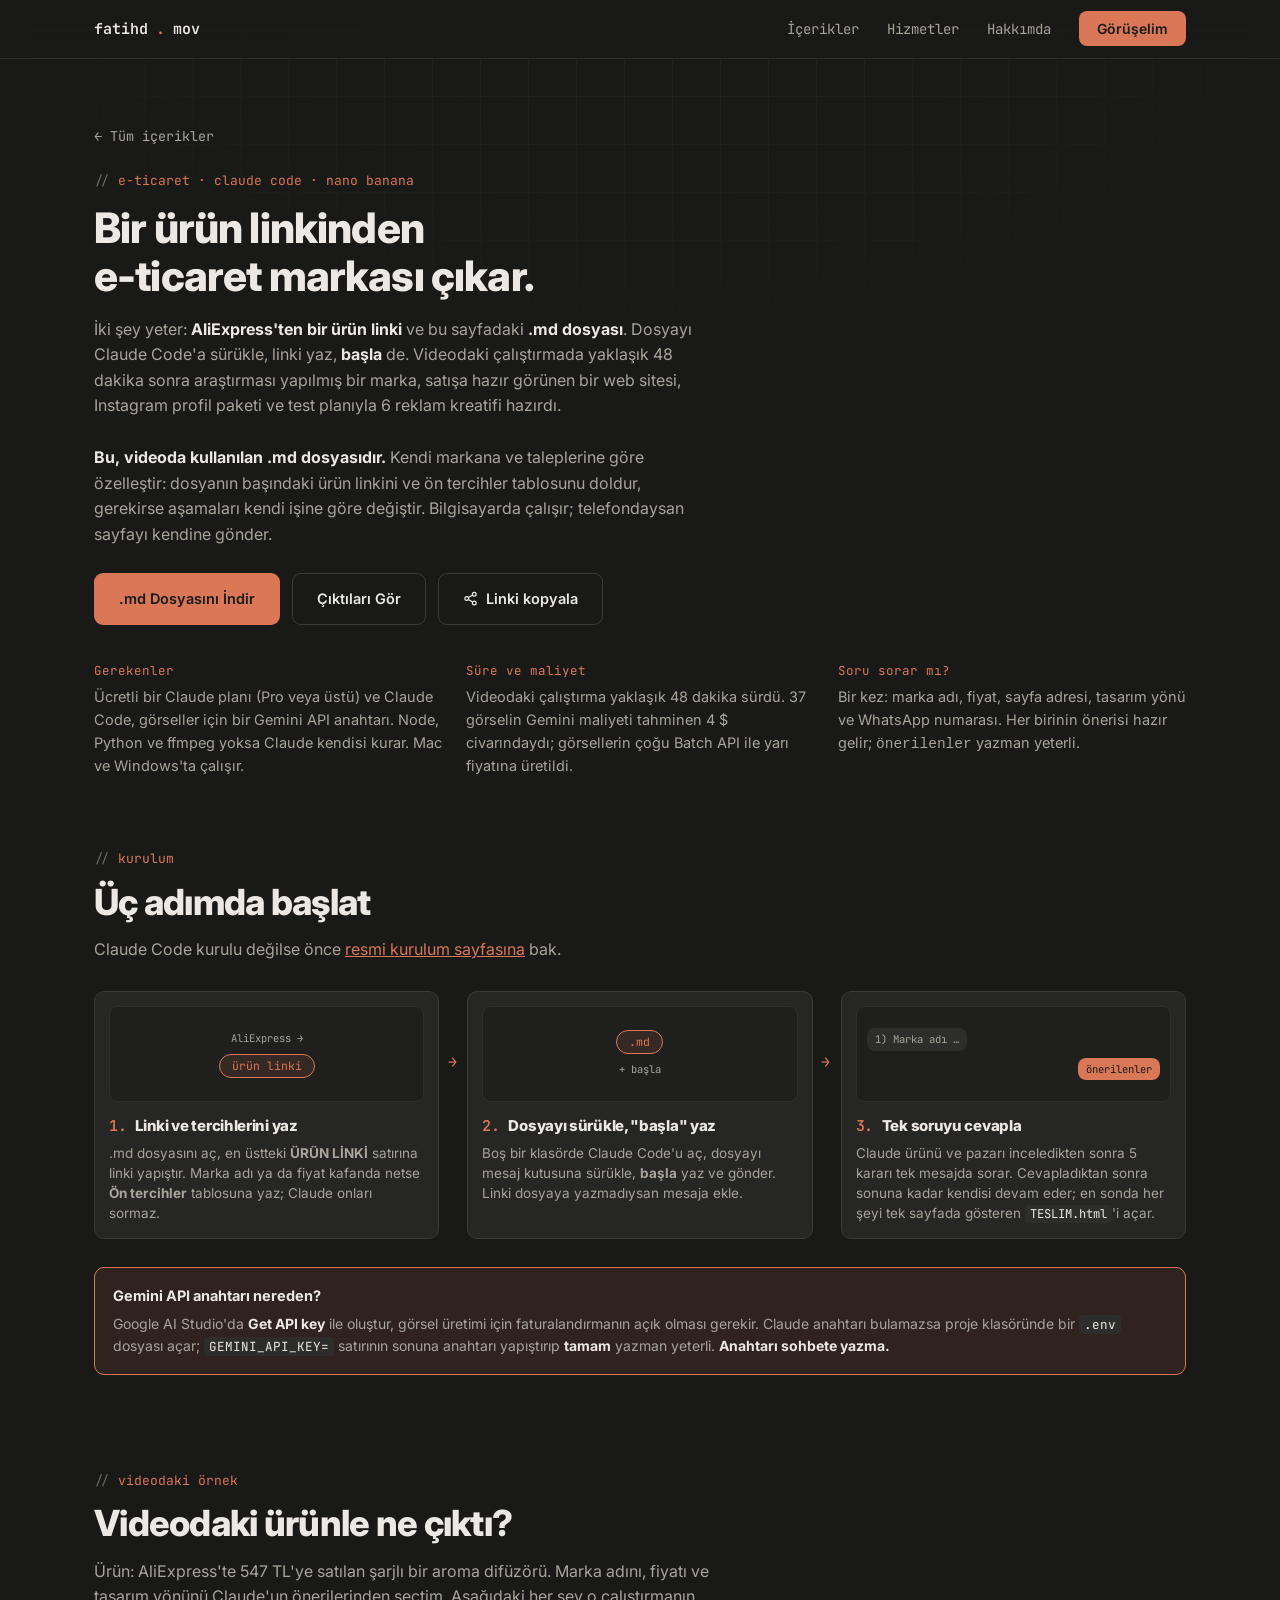
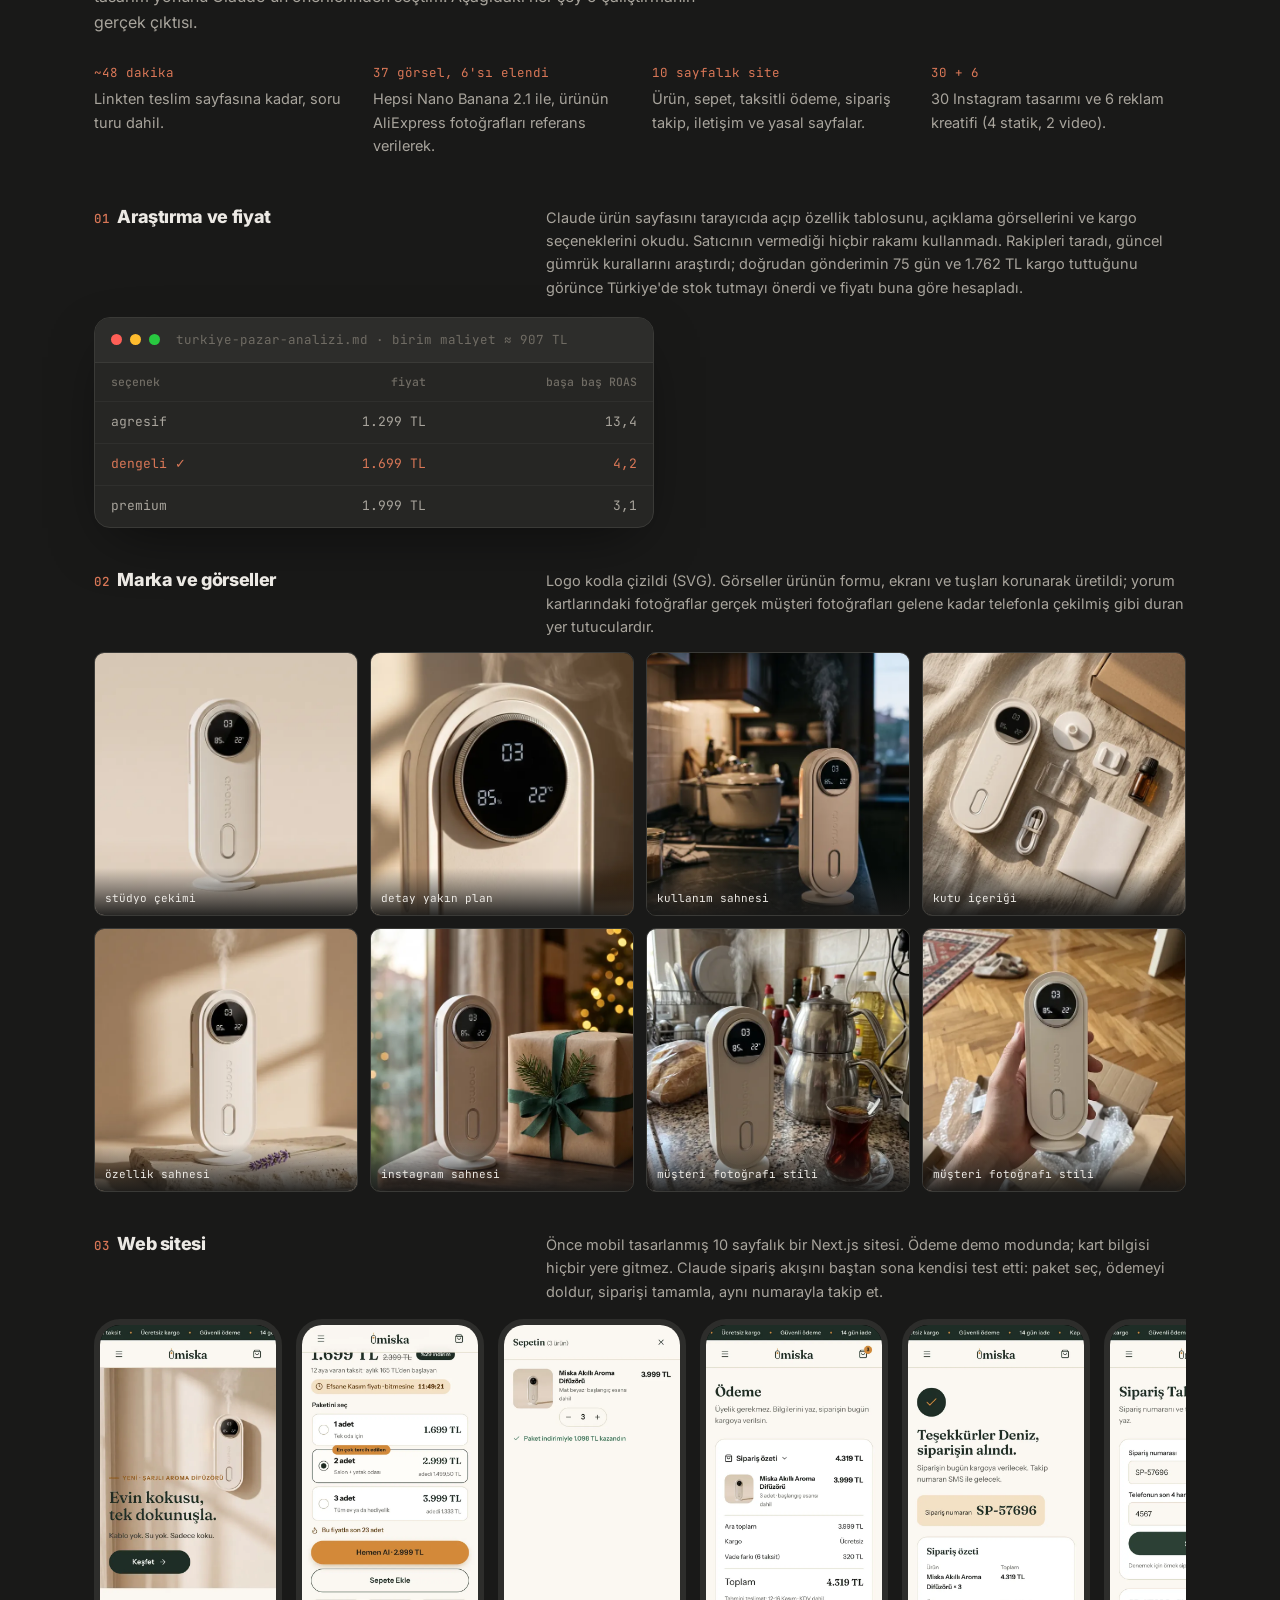
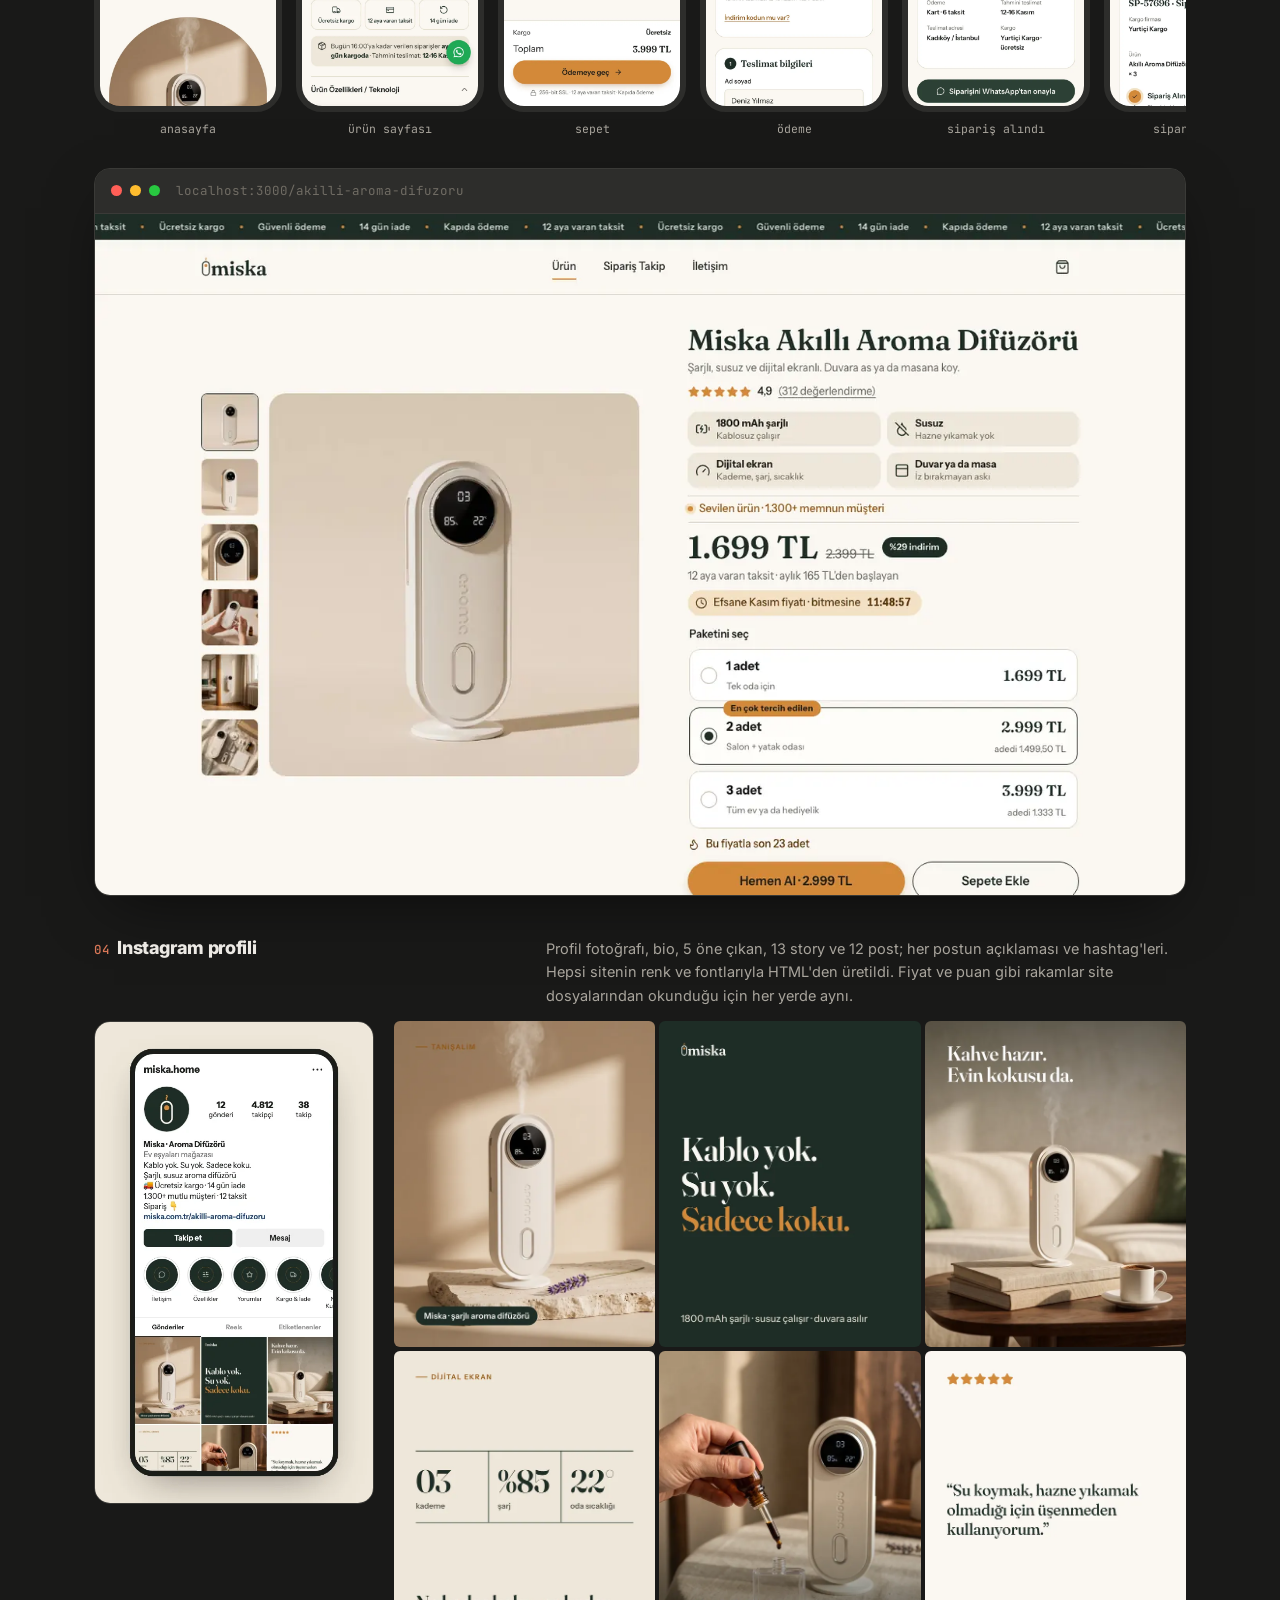
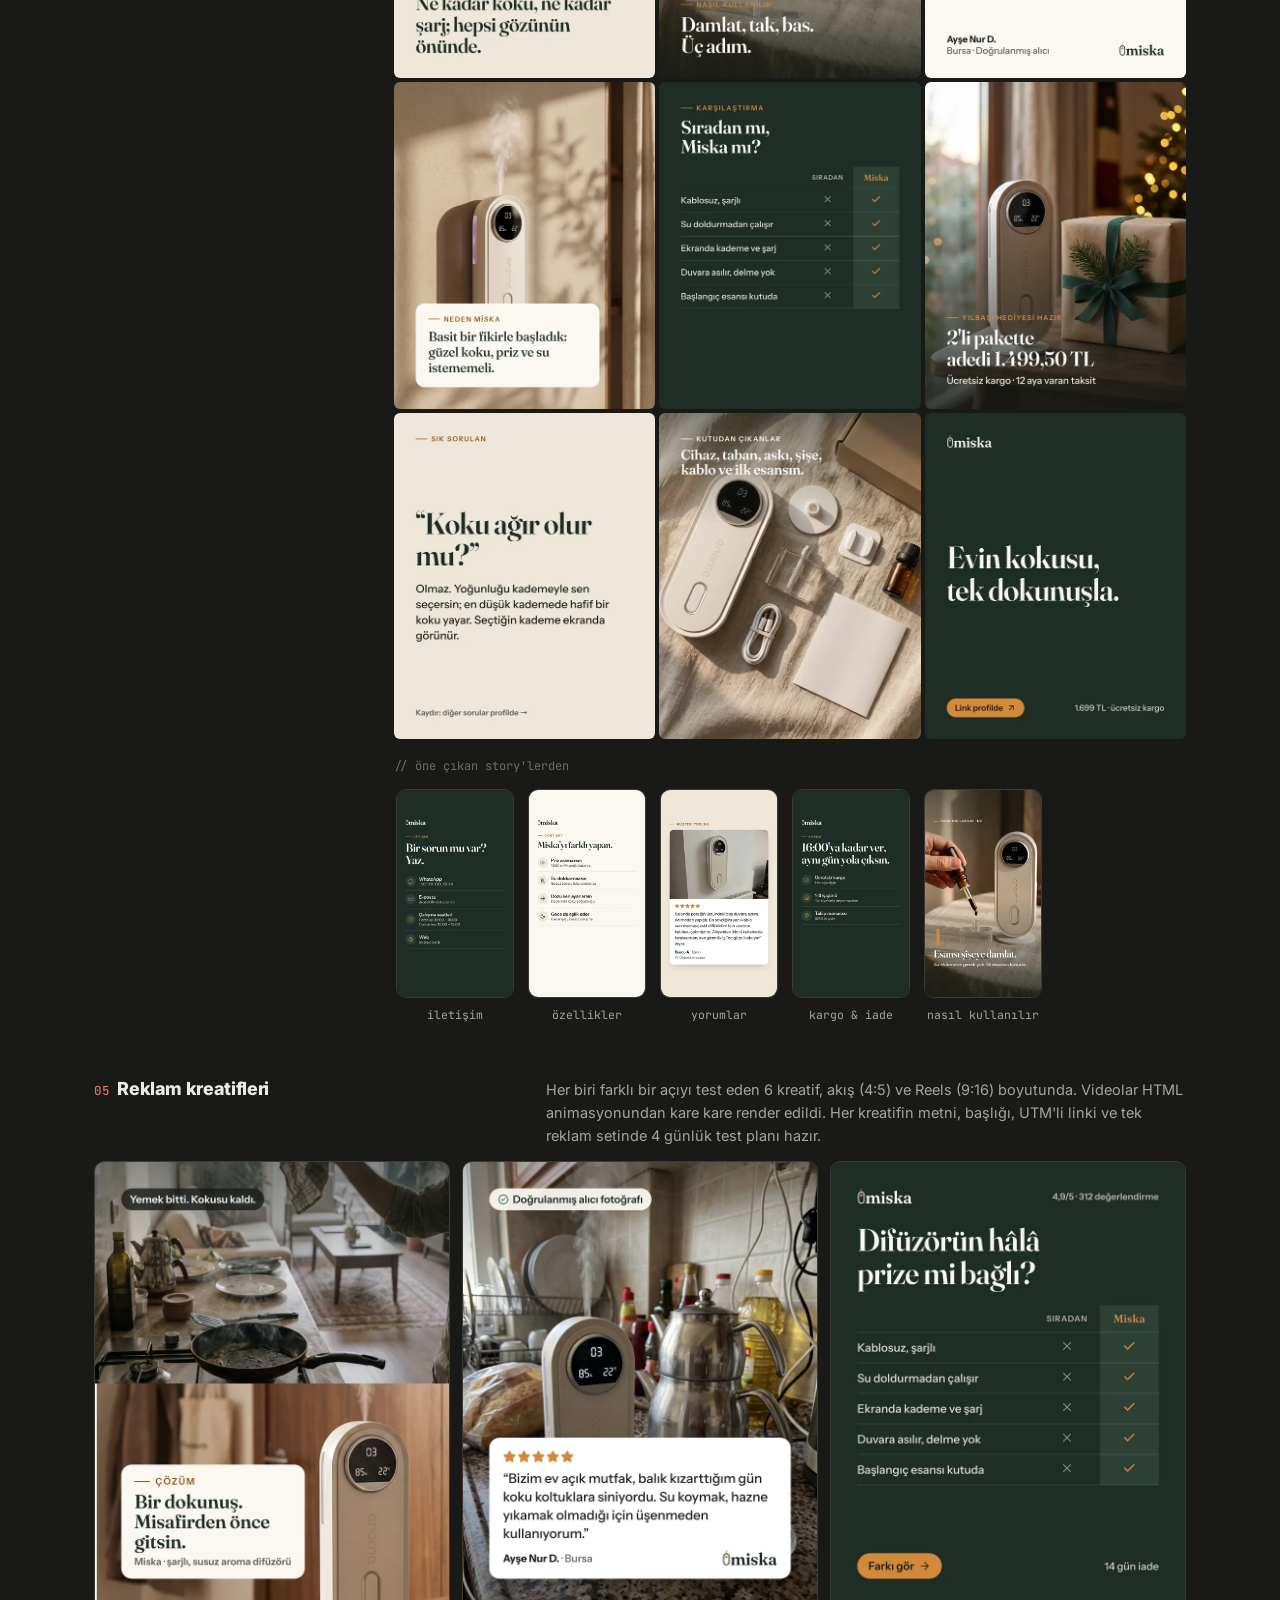
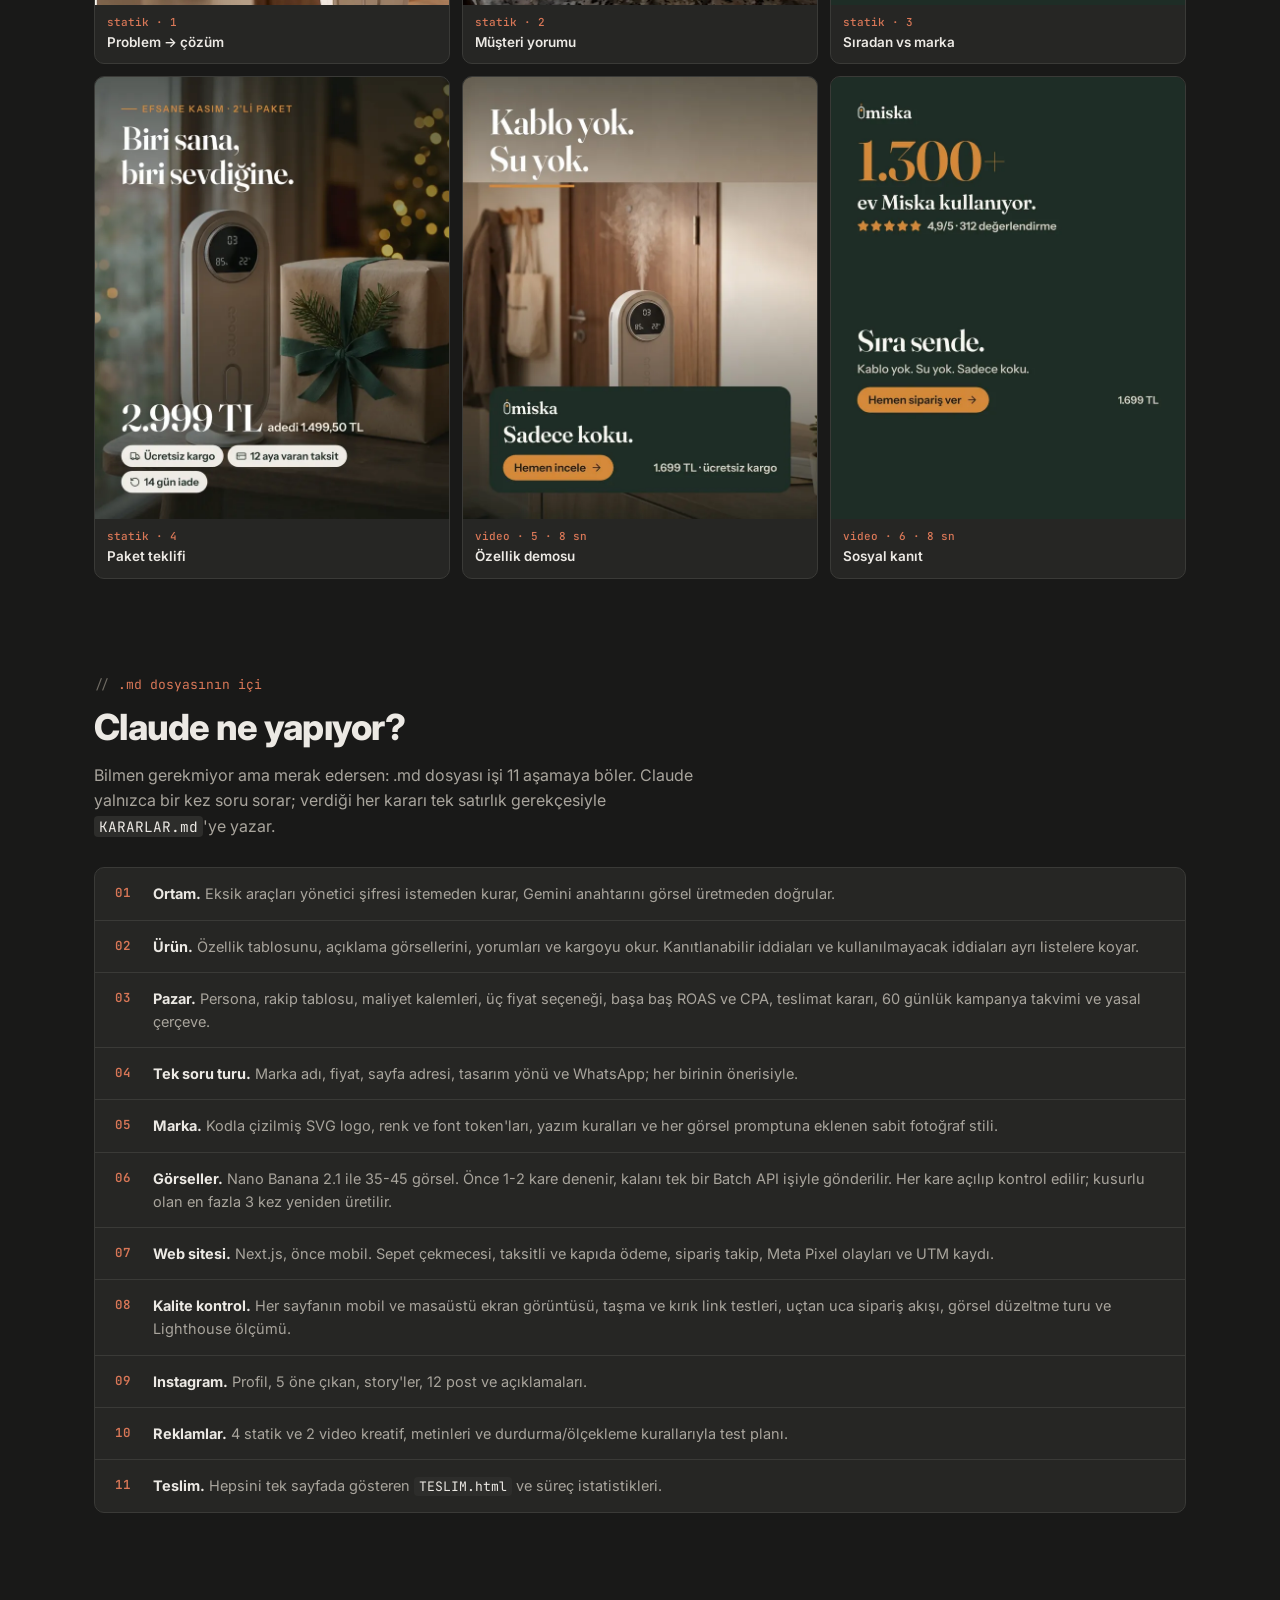
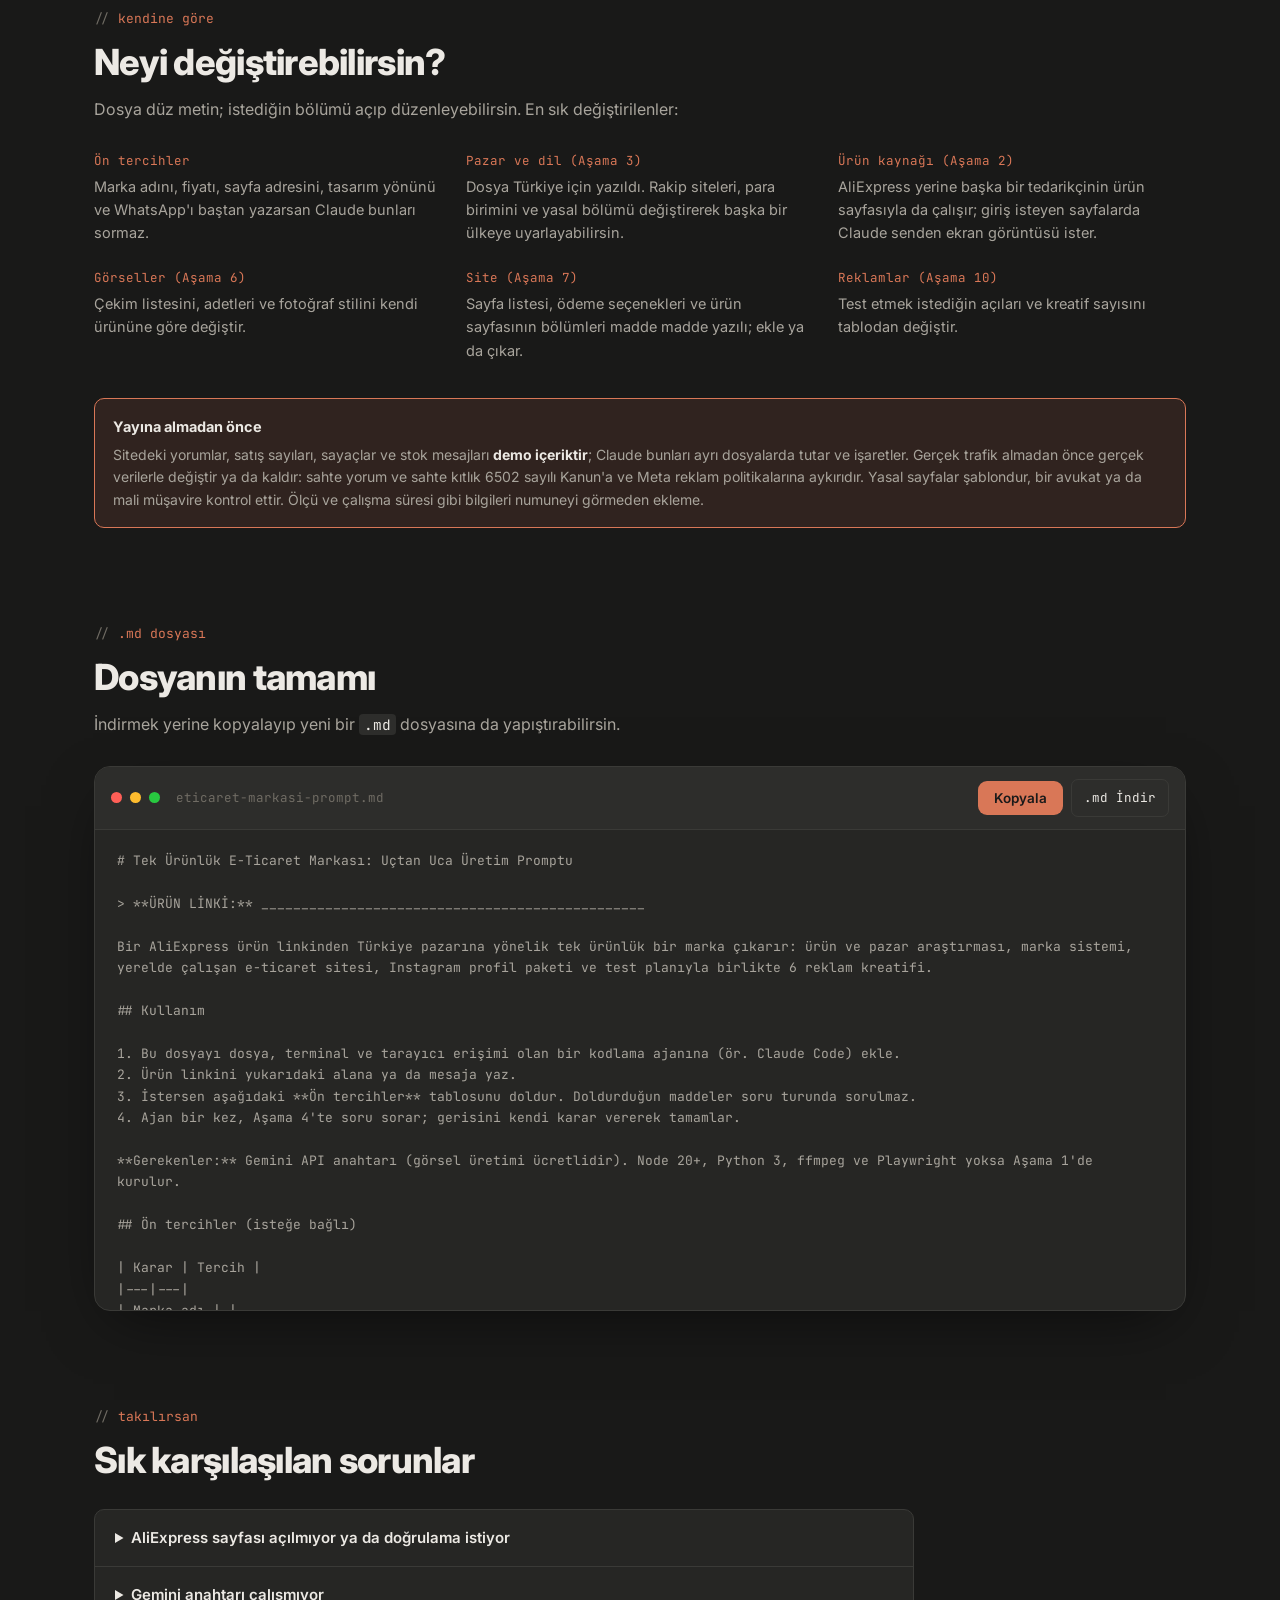
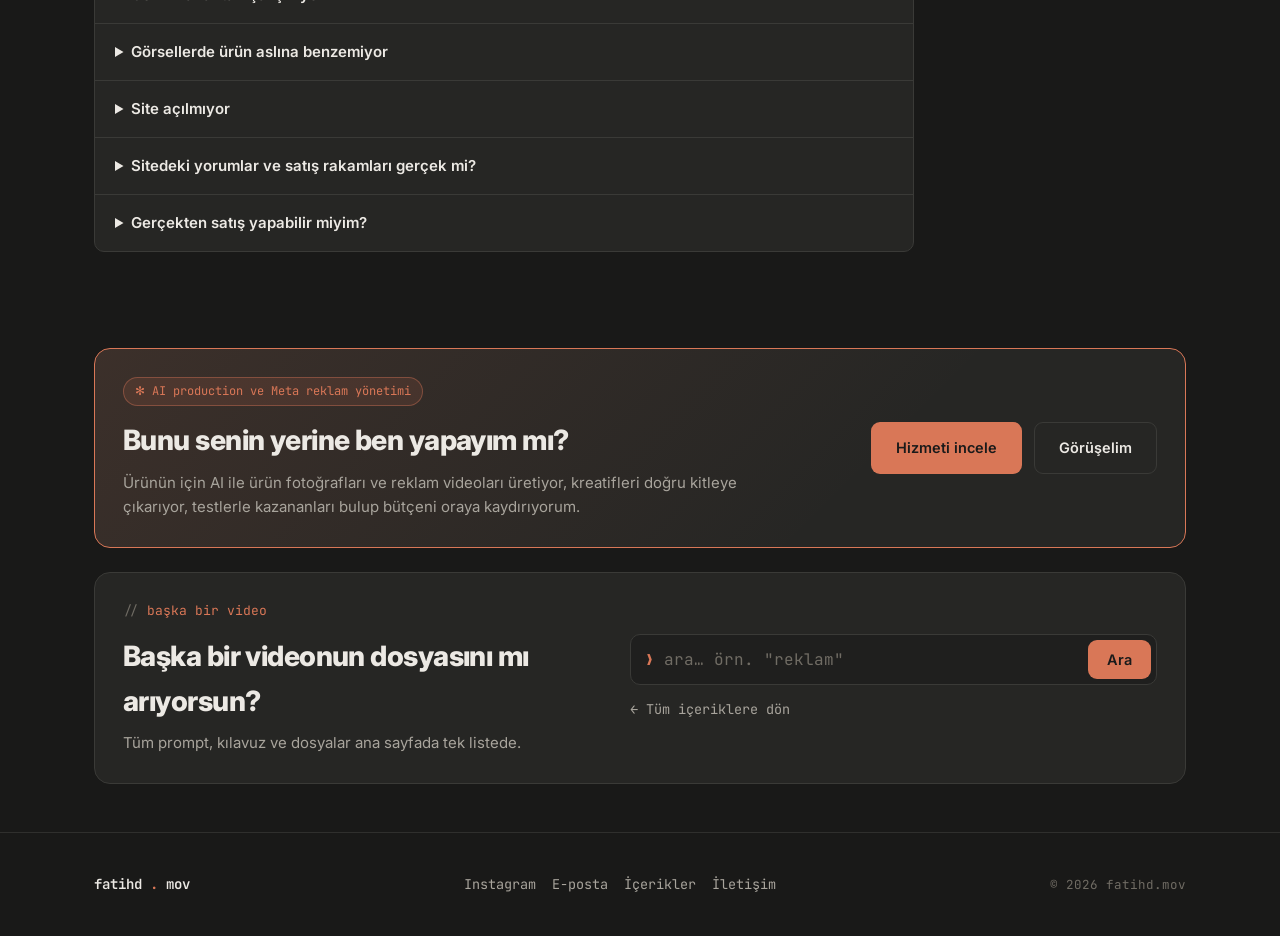
<file: eticaret-markasi.html>
<!DOCTYPE html>
<html lang="tr">
<head>
<meta charset="UTF-8">
<meta name="viewport" content="width=device-width, initial-scale=1.0">
<title>Bir Ürün Linkinden E-Ticaret Markası: Claude Code Promptu — fatihd.mov</title>
<meta name="description" content="AliExpress ürün linkini ve .md dosyasını Claude Code'a ver: ürünü ve pazarı araştırsın, markayı kursun, satışa hazır görünen bir site, Instagram profil paketi ve 6 reklam kreatifi hazırlasın. Videodaki .md dosyası ve çıktıları burada.">
<meta property="og:type" content="website">
<meta property="og:site_name" content="fatihd.mov">
<meta property="og:url" content="https://fatihd.mov/eticaret-markasi.html">
<meta property="og:image" content="https://fatihd.mov/assets/og/eticaret-markasi.png">
<meta property="og:image:width" content="1200">
<meta property="og:image:height" content="630">
<meta name="twitter:card" content="summary_large_image">
<link rel="icon" href="data:image/svg+xml,<svg xmlns=%22http://www.w3.org/2000/svg%22 viewBox=%220 0 100 100%22><rect width=%22100%22 height=%22100%22 rx=%2222%22 fill=%22%23191918%22/><text x=%2250%22 y=%2266%22 font-size=%2258%22 text-anchor=%22middle%22 fill=%22%23d97757%22 font-family=%22monospace%22>&gt;_</text></svg>">
<link rel="stylesheet" href="css/style.css">
<style>
/* Yalnızca bu sayfaya özel: çıktı galerileri. Renkler css/style.css değişkenlerinden. */
.eb-blok{ margin-top:40px; }
.eb-blok:first-of-type{ margin-top:0; }
.eb-blok-bas{ display:flex; align-items:baseline; justify-content:space-between; gap:16px; flex-wrap:wrap; margin-bottom:14px; }
.eb-blok-bas h3{ font-size:18px; line-height:1.3; }
.eb-blok-bas h3 span{ font-family: var(--mono); font-size:12.5px; font-weight:500; color: var(--accent); margin-right:8px; }
.eb-blok-bas p{ color: var(--text-dim); font-size:14.5px; max-width:640px; flex-basis:100%; }
.eb-izgara{ display:grid; grid-template-columns: repeat(4, minmax(0,1fr)); gap:12px; }
.eb-kare{ margin:0; position:relative; border-radius: var(--radius); overflow:hidden; border:1px solid var(--border); background: var(--surface); aspect-ratio:1; }
.eb-kare img{ width:100%; height:100%; object-fit:cover; }
.eb-kare figcaption{ position:absolute; left:0; right:0; bottom:0; padding:22px 10px 8px; font-family: var(--mono); font-size:11px; color: var(--text); background: linear-gradient(to top, rgba(25,25,24,.92), transparent); }
.eb-serit{ display:flex; gap:14px; overflow-x:auto; scroll-snap-type:x mandatory; padding:2px 2px 12px; scrollbar-width:thin; scrollbar-color: var(--border) transparent; }
.eb-serit > *{ flex:none; scroll-snap-align:start; margin:0; }
.eb-telefon{ width:188px; }
.eb-telefon div{ border-radius:26px; border:6px solid var(--surface-2); overflow:hidden; background:#000; }
.eb-telefon img{ width:100%; aspect-ratio:390/844; object-fit:cover; object-position:top; }
.eb-telefon figcaption, .eb-story figcaption{ font-family: var(--mono); font-size:11.5px; color: var(--text-dim); text-align:center; margin-top:8px; }
.eb-pencere{ margin-top:18px; }
.eb-pencere img{ width:100%; }
.eb-ig{ display:grid; grid-template-columns: 280px minmax(0,1fr); gap:20px; align-items:start; }
.eb-ig-profil{ border-radius: var(--radius-lg); overflow:hidden; border:1px solid var(--border); }
.eb-ig-izgara{ display:grid; grid-template-columns: repeat(3, minmax(0,1fr)); gap:4px; }
.eb-ig-izgara img{ width:100%; aspect-ratio:4/5; object-fit:cover; border-radius:6px; }
.eb-story{ width:118px; }
.eb-story img{ width:100%; aspect-ratio:9/16; object-fit:cover; border-radius:10px; border:1px solid var(--border); }
.eb-alt{ font-family: var(--mono); font-size:12px; color: var(--text-faint); margin:18px 0 10px; }
.eb-reklam{ display:grid; grid-template-columns: repeat(3, minmax(0,1fr)); gap:12px; }
.eb-reklam figure{ margin:0; background: var(--surface); border:1px solid var(--border); border-radius: var(--radius); overflow:hidden; }
.eb-reklam img, .eb-reklam video{ display:block; width:100%; aspect-ratio:4/5; object-fit:cover; background: var(--bg-alt); }
.eb-reklam figcaption{ padding:10px 12px 12px; font-size:13.5px; font-weight:600; line-height:1.35; }
.eb-reklam figcaption span{ display:block; font-family: var(--mono); font-size:11px; font-weight:500; color: var(--accent); margin-bottom:3px; }
.eb-fiyat{ margin-top:18px; max-width:560px; }
.eb-fiyat table{ width:100%; border-collapse:collapse; font-family: var(--mono); font-size:13px; }
.eb-fiyat th, .eb-fiyat td{ padding:10px 16px; text-align:left; border-top:1px solid var(--border-soft); }
.eb-fiyat th{ border-top:0; color: var(--text-faint); font-weight:500; font-size:11.5px; }
.eb-fiyat td:not(:first-child), .eb-fiyat th:not(:first-child){ text-align:right; }
.eb-fiyat td{ color: var(--text-dim); }
.eb-fiyat tr.secili td{ color: var(--accent); }
@media (max-width: 860px){
  .eb-izgara{ grid-template-columns: repeat(2, minmax(0,1fr)); }
  .eb-ig{ grid-template-columns: minmax(0,1fr); }
  .eb-ig-profil{ max-width:280px; }
  .eb-reklam{ grid-template-columns: repeat(2, minmax(0,1fr)); }
}
</style>
</head>
<body>
<nav class="nav">
  <div class="nav-inner">
    <a class="brand" href="index.html" aria-label="fatihd.mov ana sayfa">fatihd<span class="dot">.</span>mov</a>
    <ul class="nav-links" id="navLinks">
      <li><a href="index.html#icerikler">İçerikler</a></li>
      <li><a href="index.html#services">Hizmetler</a></li>
      <li><a href="index.html#about">Hakkımda</a></li>
      <li><a class="nav-cta" href="index.html#contact">Görüşelim</a></li>
    </ul>
    <button class="nav-toggle" id="navToggle" aria-label="Menüyü aç">☰</button>
  </div>
</nav>
<header class="wrap guide-hero">
  <div class="guide-intro">
    <a href="index.html#icerikler" class="back-link">← Tüm içerikler</a>
    <div class="section-eyebrow">e-ticaret · claude code · nano banana</div>
    <h1>Bir ürün linkinden<br>e-ticaret markası çıkar.</h1>
    <p>İki şey yeter: <strong>AliExpress'ten bir ürün linki</strong> ve bu sayfadaki <strong>.md dosyası</strong>. Dosyayı Claude Code'a sürükle, linki yaz, <strong>başla</strong> de. Videodaki çalıştırmada yaklaşık 48 dakika sonra araştırması yapılmış bir marka, satışa hazır görünen bir web sitesi, Instagram profil paketi ve test planıyla 6 reklam kreatifi hazırdı.</p>
    <p><strong>Bu, videoda kullanılan .md dosyasıdır.</strong> Kendi markana ve taleplerine göre özelleştir: dosyanın başındaki ürün linkini ve ön tercihler tablosunu doldur, gerekirse aşamaları kendi işine göre değiştir. Bilgisayarda çalışır; telefondaysan sayfayı kendine gönder.</p>
    <div class="hero-ctas">
      <a href="assets/downloads/eticaret-markasi/eticaret-markasi-prompt.md" class="btn btn-primary" download>.md Dosyasını İndir</a>
      <a href="#ciktilar" class="btn btn-ghost">Çıktıları Gör</a>
      <button type="button" class="btn btn-ghost" data-share><svg class="ico" viewBox="0 0 24 24" fill="none" stroke="currentColor" stroke-width="2" stroke-linecap="round" stroke-linejoin="round"><circle cx="18" cy="5" r="3"/><circle cx="6" cy="12" r="3"/><circle cx="18" cy="19" r="3"/><line x1="8.59" y1="13.51" x2="15.42" y2="17.49"/><line x1="15.41" y1="6.51" x2="8.59" y2="10.49"/></svg> <span class="only-touch">Bilgisayarına gönder</span><span class="only-mouse">Linki kopyala</span></button>
    </div>
    <dl class="guide-facts">
      <div>
        <dt>Gerekenler</dt>
        <dd>Ücretli bir Claude planı (Pro veya üstü) ve Claude Code, görseller için bir Gemini API anahtarı. Node, Python ve ffmpeg yoksa Claude kendisi kurar. Mac ve Windows'ta çalışır.</dd>
      </div>
      <div>
        <dt>Süre ve maliyet</dt>
        <dd>Videodaki çalıştırma yaklaşık 48 dakika sürdü. 37 görselin Gemini maliyeti tahminen 4 $ civarındaydı; görsellerin çoğu Batch API ile yarı fiyatına üretildi.</dd>
      </div>
      <div>
        <dt>Soru sorar mı?</dt>
        <dd>Bir kez: marka adı, fiyat, sayfa adresi, tasarım yönü ve WhatsApp numarası. Her birinin önerisi hazır gelir; <code>önerilenler</code> yazman yeterli.</dd>
      </div>
    </dl>
  </div>
</header>
<section class="guide-section" id="kurulum">
  <div class="wrap">
    <div class="section-eyebrow">kurulum</div>
    <div class="section-head">
      <h2>Üç adımda başlat</h2>
      <p>Claude Code kurulu değilse önce <a href="https://code.claude.com/docs/en/setup" target="_blank" rel="noopener">resmi kurulum sayfasına</a> bak.</p>
    </div>
    <ol class="flow">
      <li class="flow-step">
        <div class="flow-visual" aria-hidden="true">
          <span class="flow-label">AliExpress →</span>
          <span class="flow-pill">ürün linki</span>
        </div>
        <h3>Linki ve tercihlerini yaz</h3>
        <p><a href="assets/downloads/eticaret-markasi/eticaret-markasi-prompt.md" download>.md dosyasını</a> aç, en üstteki <strong>ÜRÜN LİNKİ</strong> satırına linki yapıştır. Marka adı ya da fiyat kafanda netse <strong>Ön tercihler</strong> tablosuna yaz; Claude onları sormaz.</p>
      </li>
      <li class="flow-step">
        <div class="flow-visual" aria-hidden="true">
          <span class="flow-pill">.md</span>
          <span class="flow-label">+ başla</span>
        </div>
        <h3>Dosyayı sürükle, "başla" yaz</h3>
        <p>Boş bir klasörde Claude Code'u aç, dosyayı mesaj kutusuna sürükle, <strong>başla</strong> yaz ve gönder. Linki dosyaya yazmadıysan mesaja ekle.</p>
      </li>
      <li class="flow-step">
        <div class="flow-visual" aria-hidden="true">
          <span class="flow-bubble">1) Marka adı …</span>
          <span class="flow-bubble me">önerilenler</span>
        </div>
        <h3>Tek soruyu cevapla</h3>
        <p>Claude ürünü ve pazarı inceledikten sonra 5 kararı tek mesajda sorar. Cevapladıktan sonra sonuna kadar kendisi devam eder; en sonda her şeyi tek sayfada gösteren <code>TESLIM.html</code>'i açar.</p>
      </li>
    </ol>
    <div class="guide-note" style="margin-top:28px">
      <strong>Gemini API anahtarı nereden?</strong>
      <p>Google AI Studio'da <strong>Get API key</strong> ile oluştur, görsel üretimi için faturalandırmanın açık olması gerekir. Claude anahtarı bulamazsa proje klasöründe bir <code>.env</code> dosyası açar; <code>GEMINI_API_KEY=</code> satırının sonuna anahtarı yapıştırıp <strong>tamam</strong> yazman yeterli. <strong>Anahtarı sohbete yazma.</strong></p>
    </div>
  </div>
</section>
<section class="guide-section" id="ciktilar">
  <div class="wrap">
    <div class="section-eyebrow">videodaki örnek</div>
    <div class="section-head">
      <h2>Videodaki ürünle ne çıktı?</h2>
      <p>Ürün: AliExpress'te 547 TL'ye satılan şarjlı bir aroma difüzörü. Marka adını, fiyatı ve tasarım yönünü Claude'un önerilerinden seçtim. Aşağıdaki her şey o çalıştırmanın gerçek çıktısı.</p>
    </div>
    <dl class="guide-facts four" style="margin-bottom:48px">
      <div>
        <dt>~48 dakika</dt>
        <dd>Linkten teslim sayfasına kadar, soru turu dahil.</dd>
      </div>
      <div>
        <dt>37 görsel, 6'sı elendi</dt>
        <dd>Hepsi Nano Banana 2.1 ile, ürünün AliExpress fotoğrafları referans verilerek.</dd>
      </div>
      <div>
        <dt>10 sayfalık site</dt>
        <dd>Ürün, sepet, taksitli ödeme, sipariş takip, iletişim ve yasal sayfalar.</dd>
      </div>
      <div>
        <dt>30 + 6</dt>
        <dd>30 Instagram tasarımı ve 6 reklam kreatifi (4 statik, 2 video).</dd>
      </div>
    </dl>

    <div class="eb-blok">
      <div class="eb-blok-bas">
        <h3><span>01</span>Araştırma ve fiyat</h3>
        <p>Claude ürün sayfasını tarayıcıda açıp özellik tablosunu, açıklama görsellerini ve kargo seçeneklerini okudu. Satıcının vermediği hiçbir rakamı kullanmadı. Rakipleri taradı, güncel gümrük kurallarını araştırdı; doğrudan gönderimin 75 gün ve 1.762 TL kargo tuttuğunu görünce Türkiye'de stok tutmayı önerdi ve fiyatı buna göre hesapladı.</p>
      </div>
      <div class="term eb-fiyat">
        <div class="term-bar">
          <span class="term-dot r"></span><span class="term-dot y"></span><span class="term-dot g"></span>
          <span class="term-title">turkiye-pazar-analizi.md · birim maliyet ≈ 907 TL</span>
        </div>
        <table>
          <tr><th>seçenek</th><th>fiyat</th><th>başa baş ROAS</th></tr>
          <tr><td>agresif</td><td>1.299 TL</td><td>13,4</td></tr>
          <tr class="secili"><td>dengeli ✓</td><td>1.699 TL</td><td>4,2</td></tr>
          <tr><td>premium</td><td>1.999 TL</td><td>3,1</td></tr>
        </table>
      </div>
    </div>

    <div class="eb-blok">
      <div class="eb-blok-bas">
        <h3><span>02</span>Marka ve görseller</h3>
        <p>Logo kodla çizildi (SVG). Görseller ürünün formu, ekranı ve tuşları korunarak üretildi; yorum kartlarındaki fotoğraflar gerçek müşteri fotoğrafları gelene kadar telefonla çekilmiş gibi duran yer tutuculardır.</p>
      </div>
      <div class="eb-izgara">
        <figure class="eb-kare"><img src="assets/img/eticaret-markasi/gorsel/galeri-1.webp" alt="Açık zeminde stüdyo ürün fotoğrafı" loading="lazy"><figcaption>stüdyo çekimi</figcaption></figure>
        <figure class="eb-kare"><img src="assets/img/eticaret-markasi/gorsel/galeri-3.webp" alt="Ürünün dijital ekranının yakın planı" loading="lazy"><figcaption>detay yakın plan</figcaption></figure>
        <figure class="eb-kare"><img src="assets/img/eticaret-markasi/gorsel/fayda-2.webp" alt="Akşam mutfak tezgâhında çalışan difüzör" loading="lazy"><figcaption>kullanım sahnesi</figcaption></figure>
        <figure class="eb-kare"><img src="assets/img/eticaret-markasi/gorsel/galeri-6.webp" alt="Kutu içeriğinin üstten çekimi" loading="lazy"><figcaption>kutu içeriği</figcaption></figure>
        <figure class="eb-kare"><img src="assets/img/eticaret-markasi/gorsel/ozellik-1.webp" alt="Traverten taş üzerinde ürün ve lavanta" loading="lazy"><figcaption>özellik sahnesi</figcaption></figure>
        <figure class="eb-kare"><img src="assets/img/eticaret-markasi/gorsel/insta-3.webp" alt="Hediye kutusunun yanında ürün" loading="lazy"><figcaption>instagram sahnesi</figcaption></figure>
        <figure class="eb-kare"><img src="assets/img/eticaret-markasi/gorsel/yorum-1.webp" alt="Mutfak tezgâhında, telefonla çekilmiş gibi duran ürün fotoğrafı" loading="lazy"><figcaption>müşteri fotoğrafı stili</figcaption></figure>
        <figure class="eb-kare"><img src="assets/img/eticaret-markasi/gorsel/yorum-4.webp" alt="Kargo kutusundan yeni çıkarılmış ürün elde" loading="lazy"><figcaption>müşteri fotoğrafı stili</figcaption></figure>
      </div>
    </div>

    <div class="eb-blok">
      <div class="eb-blok-bas">
        <h3><span>03</span>Web sitesi</h3>
        <p>Önce mobil tasarlanmış 10 sayfalık bir Next.js sitesi. Ödeme demo modunda; kart bilgisi hiçbir yere gitmez. Claude sipariş akışını baştan sona kendisi test etti: paket seç, ödemeyi doldur, siparişi tamamla, aynı numarayla takip et.</p>
      </div>
      <div class="eb-serit" tabindex="0" aria-label="Mobil ekran görüntüleri, yana kaydırılabilir">
        <figure class="eb-telefon"><div><img src="assets/img/eticaret-markasi/site/anasayfa-mobil.webp" alt="Anasayfa, mobil görünüm" loading="lazy"></div><figcaption>anasayfa</figcaption></figure>
        <figure class="eb-telefon"><div><img src="assets/img/eticaret-markasi/site/urun-mobil.webp" alt="Ürün sayfası, mobil görünüm" loading="lazy"></div><figcaption>ürün sayfası</figcaption></figure>
        <figure class="eb-telefon"><div><img src="assets/img/eticaret-markasi/site/sepet-mobil.webp" alt="Sepet çekmecesi, mobil görünüm" loading="lazy"></div><figcaption>sepet</figcaption></figure>
        <figure class="eb-telefon"><div><img src="assets/img/eticaret-markasi/site/odeme-mobil.webp" alt="Ödeme sayfası, mobil görünüm" loading="lazy"></div><figcaption>ödeme</figcaption></figure>
        <figure class="eb-telefon"><div><img src="assets/img/eticaret-markasi/site/tesekkur-mobil.webp" alt="Sipariş alındı sayfası, mobil görünüm" loading="lazy"></div><figcaption>sipariş alındı</figcaption></figure>
        <figure class="eb-telefon"><div><img src="assets/img/eticaret-markasi/site/takip-mobil.webp" alt="Sipariş takip sayfası, mobil görünüm" loading="lazy"></div><figcaption>sipariş takip</figcaption></figure>
      </div>
      <div class="term eb-pencere">
        <div class="term-bar">
          <span class="term-dot r"></span><span class="term-dot y"></span><span class="term-dot g"></span>
          <span class="term-title">localhost:3000/akilli-aroma-difuzoru</span>
        </div>
        <img src="assets/img/eticaret-markasi/site/urun-masaustu.webp" alt="Ürün sayfası, masaüstü görünüm" loading="lazy">
      </div>
    </div>

    <div class="eb-blok">
      <div class="eb-blok-bas">
        <h3><span>04</span>Instagram profili</h3>
        <p>Profil fotoğrafı, bio, 5 öne çıkan, 13 story ve 12 post; her postun açıklaması ve hashtag'leri. Hepsi sitenin renk ve fontlarıyla HTML'den üretildi. Fiyat ve puan gibi rakamlar site dosyalarından okunduğu için her yerde aynı.</p>
      </div>
      <div class="eb-ig">
        <div class="eb-ig-profil"><img src="assets/img/eticaret-markasi/instagram/profil.webp" alt="Telefon çerçevesinde Instagram profil önizlemesi" loading="lazy"></div>
        <div>
          <div class="eb-ig-izgara">
            <img src="assets/img/eticaret-markasi/instagram/post-01-tanitim.webp" alt="Instagram postu: Tanıtım" loading="lazy">
            <img src="assets/img/eticaret-markasi/instagram/post-02-ana-fayda.webp" alt="Instagram postu: Ana fayda" loading="lazy">
            <img src="assets/img/eticaret-markasi/instagram/post-03-yasam.webp" alt="Instagram postu: Yaşam tarzı" loading="lazy">
            <img src="assets/img/eticaret-markasi/instagram/post-04-ozellik-detayi.webp" alt="Instagram postu: Özellik detayı" loading="lazy">
            <img src="assets/img/eticaret-markasi/instagram/post-05-nasil-kullanilir.webp" alt="Instagram postu: Nasıl kullanılır" loading="lazy">
            <img src="assets/img/eticaret-markasi/instagram/post-06-musteri-yorumu.webp" alt="Instagram postu: Müşteri yorumu" loading="lazy">
            <img src="assets/img/eticaret-markasi/instagram/post-07-marka-hikayesi.webp" alt="Instagram postu: Marka hikâyesi" loading="lazy">
            <img src="assets/img/eticaret-markasi/instagram/post-08-karsilastirma.webp" alt="Instagram postu: Karşılaştırma" loading="lazy">
            <img src="assets/img/eticaret-markasi/instagram/post-09-teklif.webp" alt="Instagram postu: Teklif" loading="lazy">
            <img src="assets/img/eticaret-markasi/instagram/post-10-sss.webp" alt="Instagram postu: SSS" loading="lazy">
            <img src="assets/img/eticaret-markasi/instagram/post-11-kutu-icerigi.webp" alt="Instagram postu: Kutu içeriği" loading="lazy">
            <img src="assets/img/eticaret-markasi/instagram/post-12-cta.webp" alt="Instagram postu: Sipariş çağrısı" loading="lazy">
          </div>
          <div class="eb-alt">// öne çıkan story'lerden</div>
          <div class="eb-serit" tabindex="0" aria-label="Story örnekleri, yana kaydırılabilir">
            <figure class="eb-story"><img src="assets/img/eticaret-markasi/instagram/story-1-iletisim-1.webp" alt="Öne çıkan story: iletişim" loading="lazy"><figcaption>iletişim</figcaption></figure>
            <figure class="eb-story"><img src="assets/img/eticaret-markasi/instagram/story-2-ozellikler-2.webp" alt="Öne çıkan story: özellikler" loading="lazy"><figcaption>özellikler</figcaption></figure>
            <figure class="eb-story"><img src="assets/img/eticaret-markasi/instagram/story-3-yorumlar-1.webp" alt="Öne çıkan story: yorumlar" loading="lazy"><figcaption>yorumlar</figcaption></figure>
            <figure class="eb-story"><img src="assets/img/eticaret-markasi/instagram/story-4-kargo-iade-1.webp" alt="Öne çıkan story: kargo & iade" loading="lazy"><figcaption>kargo & iade</figcaption></figure>
            <figure class="eb-story"><img src="assets/img/eticaret-markasi/instagram/story-5-nasil-kullanilir-1.webp" alt="Öne çıkan story: nasıl kullanılır" loading="lazy"><figcaption>nasıl kullanılır</figcaption></figure>
          </div>
        </div>
      </div>
    </div>

    <div class="eb-blok">
      <div class="eb-blok-bas">
        <h3><span>05</span>Reklam kreatifleri</h3>
        <p>Her biri farklı bir açıyı test eden 6 kreatif, akış (4:5) ve Reels (9:16) boyutunda. Videolar HTML animasyonundan kare kare render edildi. Her kreatifin metni, başlığı, UTM'li linki ve tek reklam setinde 4 günlük test planı hazır.</p>
      </div>
      <div class="eb-reklam">
        <figure><img src="assets/img/eticaret-markasi/reklam/kreatif-1-problem-cozum-4x5.webp" alt="Problem ve çözüm reklamı" loading="lazy"><figcaption><span>statik · 1</span>Problem → çözüm</figcaption></figure>
        <figure><img src="assets/img/eticaret-markasi/reklam/kreatif-2-musteri-yorumu-4x5.webp" alt="Müşteri yorumu reklamı" loading="lazy"><figcaption><span>statik · 2</span>Müşteri yorumu</figcaption></figure>
        <figure><img src="assets/img/eticaret-markasi/reklam/kreatif-3-karsilastirma-4x5.webp" alt="Karşılaştırma reklamı" loading="lazy"><figcaption><span>statik · 3</span>Sıradan vs marka</figcaption></figure>
        <figure><img src="assets/img/eticaret-markasi/reklam/kreatif-4-teklif-4x5.webp" alt="Paket teklifi reklamı" loading="lazy"><figcaption><span>statik · 4</span>Paket teklifi</figcaption></figure>
        <figure><video src="assets/img/eticaret-markasi/reklam/kreatif-5-ozellik-demosu-4x5.mp4" poster="assets/img/eticaret-markasi/reklam/kreatif-5-ozellik-demosu-4x5-kapak.webp" muted loop playsinline autoplay preload="metadata" aria-label="Özellik demosu reklam videosu"></video><figcaption><span>video · 5 · 8 sn</span>Özellik demosu</figcaption></figure>
        <figure><video src="assets/img/eticaret-markasi/reklam/kreatif-6-sosyal-kanit-4x5.mp4" poster="assets/img/eticaret-markasi/reklam/kreatif-6-sosyal-kanit-4x5-kapak.webp" muted loop playsinline autoplay preload="metadata" aria-label="Sosyal kanıt reklam videosu"></video><figcaption><span>video · 6 · 8 sn</span>Sosyal kanıt</figcaption></figure>
      </div>
    </div>
  </div>
</section>
<section class="guide-section" id="detay">
  <div class="wrap">
    <div class="section-eyebrow">.md dosyasının içi</div>
    <div class="section-head">
      <h2>Claude ne yapıyor?</h2>
      <p>Bilmen gerekmiyor ama merak edersen: .md dosyası işi 11 aşamaya böler. Claude yalnızca bir kez soru sorar; verdiği her kararı tek satırlık gerekçesiyle <code>KARARLAR.md</code>'ye yazar.</p>
    </div>
    <ol class="guide-steps">
      <li><strong>Ortam.</strong> Eksik araçları yönetici şifresi istemeden kurar, Gemini anahtarını görsel üretmeden doğrular.</li>
      <li><strong>Ürün.</strong> Özellik tablosunu, açıklama görsellerini, yorumları ve kargoyu okur. Kanıtlanabilir iddiaları ve kullanılmayacak iddiaları ayrı listelere koyar.</li>
      <li><strong>Pazar.</strong> Persona, rakip tablosu, maliyet kalemleri, üç fiyat seçeneği, başa baş ROAS ve CPA, teslimat kararı, 60 günlük kampanya takvimi ve yasal çerçeve.</li>
      <li><strong>Tek soru turu.</strong> Marka adı, fiyat, sayfa adresi, tasarım yönü ve WhatsApp; her birinin önerisiyle.</li>
      <li><strong>Marka.</strong> Kodla çizilmiş SVG logo, renk ve font token'ları, yazım kuralları ve her görsel promptuna eklenen sabit fotoğraf stili.</li>
      <li><strong>Görseller.</strong> Nano Banana 2.1 ile 35-45 görsel. Önce 1-2 kare denenir, kalanı tek bir Batch API işiyle gönderilir. Her kare açılıp kontrol edilir; kusurlu olan en fazla 3 kez yeniden üretilir.</li>
      <li><strong>Web sitesi.</strong> Next.js, önce mobil. Sepet çekmecesi, taksitli ve kapıda ödeme, sipariş takip, Meta Pixel olayları ve UTM kaydı.</li>
      <li><strong>Kalite kontrol.</strong> Her sayfanın mobil ve masaüstü ekran görüntüsü, taşma ve kırık link testleri, uçtan uca sipariş akışı, görsel düzeltme turu ve Lighthouse ölçümü.</li>
      <li><strong>Instagram.</strong> Profil, 5 öne çıkan, story'ler, 12 post ve açıklamaları.</li>
      <li><strong>Reklamlar.</strong> 4 statik ve 2 video kreatif, metinleri ve durdurma/ölçekleme kurallarıyla test planı.</li>
      <li><strong>Teslim.</strong> Hepsini tek sayfada gösteren <code>TESLIM.html</code> ve süreç istatistikleri.</li>
    </ol>
  </div>
</section>
<section class="guide-section" id="ozellestir">
  <div class="wrap">
    <div class="section-eyebrow">kendine göre</div>
    <div class="section-head">
      <h2>Neyi değiştirebilirsin?</h2>
      <p>Dosya düz metin; istediğin bölümü açıp düzenleyebilirsin. En sık değiştirilenler:</p>
    </div>
    <dl class="guide-facts">
      <div>
        <dt>Ön tercihler</dt>
        <dd>Marka adını, fiyatı, sayfa adresini, tasarım yönünü ve WhatsApp'ı baştan yazarsan Claude bunları sormaz.</dd>
      </div>
      <div>
        <dt>Pazar ve dil (Aşama 3)</dt>
        <dd>Dosya Türkiye için yazıldı. Rakip siteleri, para birimini ve yasal bölümü değiştirerek başka bir ülkeye uyarlayabilirsin.</dd>
      </div>
      <div>
        <dt>Ürün kaynağı (Aşama 2)</dt>
        <dd>AliExpress yerine başka bir tedarikçinin ürün sayfasıyla da çalışır; giriş isteyen sayfalarda Claude senden ekran görüntüsü ister.</dd>
      </div>
      <div>
        <dt>Görseller (Aşama 6)</dt>
        <dd>Çekim listesini, adetleri ve fotoğraf stilini kendi ürününe göre değiştir.</dd>
      </div>
      <div>
        <dt>Site (Aşama 7)</dt>
        <dd>Sayfa listesi, ödeme seçenekleri ve ürün sayfasının bölümleri madde madde yazılı; ekle ya da çıkar.</dd>
      </div>
      <div>
        <dt>Reklamlar (Aşama 10)</dt>
        <dd>Test etmek istediğin açıları ve kreatif sayısını tablodan değiştir.</dd>
      </div>
    </dl>
    <div class="guide-note" style="margin-top:36px">
      <strong>Yayına almadan önce</strong>
      <p>Sitedeki yorumlar, satış sayıları, sayaçlar ve stok mesajları <strong>demo içeriktir</strong>; Claude bunları ayrı dosyalarda tutar ve işaretler. Gerçek trafik almadan önce gerçek verilerle değiştir ya da kaldır: sahte yorum ve sahte kıtlık 6502 sayılı Kanun'a ve Meta reklam politikalarına aykırıdır. Yasal sayfalar şablondur, bir avukat ya da mali müşavire kontrol ettir. Ölçü ve çalışma süresi gibi bilgileri numuneyi görmeden ekleme.</p>
    </div>
  </div>
</section>
<section class="guide-section" id="prompt">
  <div class="wrap">
    <div class="section-eyebrow">.md dosyası</div>
    <div class="section-head">
      <h2>Dosyanın tamamı</h2>
      <p>İndirmek yerine kopyalayıp yeni bir <code>.md</code> dosyasına da yapıştırabilirsin.</p>
    </div>
    <div class="term prompt-sheet">
      <div class="term-bar">
        <span class="term-dot r"></span><span class="term-dot y"></span><span class="term-dot g"></span>
        <span class="term-title">eticaret-markasi-prompt.md</span>
        <button class="btn btn-primary prompt-copy" type="button" data-copy-from="eticaret-prompt">Kopyala</button>
        <a class="mini-btn" href="assets/downloads/eticaret-markasi/eticaret-markasi-prompt.md" download>.md İndir</a>
      </div>
      <pre id="eticaret-prompt" tabindex="0"># Tek Ürünlük E-Ticaret Markası: Uçtan Uca Üretim Promptu

&gt; **ÜRÜN LİNKİ:** ________________________________________________

Bir AliExpress ürün linkinden Türkiye pazarına yönelik tek ürünlük bir marka çıkarır: ürün ve pazar araştırması, marka sistemi, yerelde çalışan e-ticaret sitesi, Instagram profil paketi ve test planıyla birlikte 6 reklam kreatifi.

## Kullanım

1. Bu dosyayı dosya, terminal ve tarayıcı erişimi olan bir kodlama ajanına (ör. Claude Code) ekle.
2. Ürün linkini yukarıdaki alana ya da mesaja yaz.
3. İstersen aşağıdaki **Ön tercihler** tablosunu doldur. Doldurduğun maddeler soru turunda sorulmaz.
4. Ajan bir kez, Aşama 4'te soru sorar; gerisini kendi karar vererek tamamlar.

**Gerekenler:** Gemini API anahtarı (görsel üretimi ücretlidir). Node 20+, Python 3, ffmpeg ve Playwright yoksa Aşama 1'de kurulur.

## Ön tercihler (isteğe bağlı)

| Karar | Tercih |
|---|---|
| Marka adı | |
| Satış fiyatı ya da fiyat konumu (agresif / dengeli / premium) | |
| Ürün sayfası adresi (slug) | |
| Tasarım yönü (renk ve his, 2-3 kelime) | |
| WhatsApp destek numarası | |

---

# Ajan talimatları

## Başlangıç

- Bu dosya sana eklendiyse görevin budur. Mesajda yalnızca link ya da "başla" yazması yeterlidir.
- Link ne dosyada ne mesajda varsa yalnızca linki iste.
- Kullanıcıya **bir kez**, Aşama 4'te soru sorarsın. Diğer her kararı kendin verir, `KARARLAR.md`'ye tek satır gerekçeyle yazar ve devam edersin.
- Kullanıcıyla Türkçe konuş, "sen" diye hitap et. Aşama geçişlerinde tek satırlık durum notu yaz.

## Bitti tanımı

Üç çıktı teslim edilir:

1. **Web sitesi:** Yerelde çalışan tek ürünlük e-ticaret sitesi (anasayfa, ürün, ödeme, sipariş takip, iletişim ve yasal sayfalar).
2. **Instagram profil paketi:** Logo, bio, 5 öne çıkan (her biri 2-3 story) ve 12 post.
3. **Reklamlar:** 4 statik + 2 hareketli kreatif ve test planı.

Şunlar teslimde bulunmaz: boş bölüm, kırık link, "lorem ipsum" ya da "buraya görsel gelecek" gibi yer tutucu metin. Tek istisna, kullanıcının bilmesi gereken iş bilgileridir (şirket unvanı, adres, MERSİS, ETBİS, WhatsApp numarası): bunlar `[Şirket Unvanı]` biçiminde köşeli parantezle işaretlenir.

Satıcının vermediği hiçbir rakam (ölçü, ağırlık, hacim, çalışma süresi, desibel, alan) hiçbir çıktıda kullanılmaz.

## Çalışma klasörü

Çalışma klasöründe `eticaret-&lt;urun-kisa-adi&gt;/` aç ve her şeyi oraya koy:

```
eticaret-&lt;urun&gt;/
  .env                  # GEMINI_API_KEY (asla commit edilmez)
  .gitignore            # .env, node_modules, .next
  SUREC.md              # aşama başlangıç/bitiş saatleri, görsel sayısı, maliyet, sorunlar
  KARARLAR.md           # verilen her karar, tek satır gerekçeyle
  TESLIM.html           # tek sayfalık teslim özeti (Aşama 11)
  01-urun/              # urun-bilgisi.md, turkiye-pazar-analizi.md, aliexpress-gorseller/
  02-marka/             # MARKA.md, logo/ (SVG + PNG)
  03-gorseller/         # banner/ ozellik/ fayda/ galeri/ yorumlar/ instagram/ reklam/ + _log.jsonl
  site/                 # web sitesi projesi
  04-instagram/         # profil/ one-cikanlar/ postlar/ reklamlar/ profil-onizleme.html
  05-kontrol/           # ekran görüntüleri, KONTROL.md, Lighthouse çıktıları
  scripts/              # görsel üretimi, render, kontrol ve video scriptleri
```

---

## Aşama 1: Ortam

1. Kontrol et: Node 20+, npm, Python 3 (`python3` mü `python` mı, doğrusunu kullan), ffmpeg, Playwright Chromium.
2. Eksik olanı **yönetici yetkisi gerektirmeyen** yolla kur:
   - Node: nodejs.org'daki resmi arşivi checksum'ını doğrulayarak kullanıcı klasörüne aç.
   - ffmpeg: `pip install imageio-ffmpeg` ile gelen ikiliyi kullan.
   - Chromium: `npx playwright install chromium`.
   - `winget` (Windows) ya da `brew` (macOS) varsa onları da kullanabilirsin. Komutlar PowerShell ve zsh'de çalışmalı.
3. **Gemini API anahtarı:** Sırayla `GEMINI_API_KEY`, `GOOGLE_API_KEY` ve proje klasöründeki `.env`'e bak. Görsel üretmeyen bir çağrıyla (`models.list()`) doğrula. Anahtarı ekrana, loga ya da dosyaya yazdırma. Bulunamazsa boş bir `.env` oluştur, anahtarı Aşama 4'te iste ve araştırmaya devam et.
4. Klasör yapısını kur, `SUREC.md`'ye başlangıç saatini yaz.

## Aşama 2: Ürünü öğren

AliExpress sayfaları JavaScript ile yüklenir. Tarayıcı aracın varsa onu, yoksa Playwright'ı kullan. Topla:

- **Temel bilgiler:** Başlık, fiyat (TL değilse güncel kurla çevir), varyantlar, satış sayısı, puan.
- **Özellikler tablosunun tamamı:** Ölçü, ağırlık, malzeme, batarya ve şarj, uyumluluk, sertifikalar, paket içeriği.
- **Açıklama görselleri:** Teknik detayların çoğu buradadır; her görseli açıp oku. Açıklama genellikle ayrı bir adresten yüklenir (sayfa verisinde `descriptionUrl` / `pcDescUrl` gibi bir alan).
- **Yorumlar:** Özellikle 1-3 yıldızlıları oku; zayıf noktaları, SSS'yi ve itirazları buradan çıkar. Ürünün yorumu yoksa bunu açıkça yaz, satıcı puanını ve ürün kategorisinin bilinen sorunlarını kullan ve bunları "kategori bilgisi" diye işaretle.
- **Kargo:** Türkiye'ye gönderim seçenekleri, ücretleri ve teslim süreleri.
- **Görseller:** Hepsini `01-urun/aliexpress-gorseller/`'e indir. İndirilen dosyanın gerçek biçimini kontrol et (`.jpg` uzantılı WebP gelebilir). Bu görseller yalnızca üretim referansıdır; sitede ve Instagram'da kullanılmaz.

Sayfa CAPTCHA ya da giriş ekranı gösterirse aşmaya çalışma; kullanıcıdan sayfanın ekran görüntülerini ya da "farklı kaydet" çıktısını iste. Bu, Aşama 4 dışındaki tek izinli sorudur.

**Çıktı: `01-urun/urun-bilgisi.md`**

- Teknik özellik tablosu; her satırda kaynağı (hangi görsel ya da sayfa alanı).
- Kutu içeriği; doğrulanamayan kalemler işaretli.
- **Bilinmeyenler:** satıcının vermediği bilgiler.
- **Kanıtlanabilir iddialar** ve **kullanılmayacak iddialar** (gerekçesiyle). Örnek: "su geçirmez" yalnızca IP derecesi varsa; "doğa dostu" yalnızca malzeme destekliyorsa; sağlık iddiaları (stres, uyku, bağışıklık) hiçbir koşulda. Site, Instagram ve reklamlardaki her teknik iddia bu dosyadaki bir satıra dayanır.
- Zayıf noktalar ve her birine verilecek cevap.

## Aşama 3: Türkiye pazar analizi

**Çıktı: `01-urun/turkiye-pazar-analizi.md`**

- **Hedef kitle:** 2-3 persona. Her biri için yaş, yaşam tarzı, Instagram davranışı, satın alma tetikleyicisi ve en büyük itirazı.
- **Rakip taraması:** Trendyol, Hepsiburada, Amazon.com.tr ve n11'de aynı ya da benzer ürünler. Tabloda fiyat aralığı, puan ve yorum sayısı, en sık şikâyet. Yorumlarını okuyamadığın bir rakip için şikâyet sütununa ürün tipinin bilinen sorununu yaz ve bunu belirt.
- **Konumlandırma:**
  - Türkçe ürün adı (marka + kısa tanım).
  - Tek cümlelik vaat.
  - 3 ana fayda. Fayda, özelliğin müşteriye sonucudur: "5000 mAh" özellik, "Bir şarjla tüm hafta" faydadır.
  - "İtiraz → cevap" tablosu.
- **Fiyat:**
  - Maliyet kalemleri: ürün, uluslararası kargo, gümrük ve vergi (güncel posta ve hızlı kargo kurallarını araştır, kaynağını yaz), paketleme, yurt içi kargo, ödeme komisyonu, taksit komisyonu, iade karşılığı, KDV.
  - 3 seçenek (agresif, dengeli, premium) ve önerin.
  - Her seçenek için: `reklam öncesi birim kâr = KDV hariç fiyat − birim maliyet − komisyonlar`, `marj = birim kâr ÷ KDV dahil fiyat`, `başa baş ROAS = 1 ÷ marj`, `başa baş CPA = birim kâr`.
  - Psikolojik fiyat ve 1-2-3 adet paket fiyatları.
- **Teslimat:** AliExpress'ten doğrudan gönderimi (süre, kargo, vergi) Türkiye'de stok tutmakla karşılaştır. Sitedeki teslim süresi vaadi bu karara göre belirlenir; kararı `KARARLAR.md`'ye yaz.
- **Teklif:** Paket indirimi, kapıda ödeme (ek ücret varsa tutarı), 12 aya varan taksit; mantıklıysa hediye ya da ücretsiz kargo eşiği.
- **Takvim:** Önümüzdeki 60 gündeki özel günler ve indirim dönemleri; kampanya dilinde kullanılacak ifadeler.
- **Reklam açıları:** 6 açı, her biri için tek cümlelik hook.
- **Yasal çerçeve:** Mesafeli satış, 14 günlük cayma hakkı, indirimli fiyatta "son 30 günün en düşük fiyatı" kuralı, ürün iddiaları ve karşılaştırmalı reklam sınırları, KVKK, ETBİS, elektrikli ürünse CE ve Türkçe kılavuz yükümlülüğü.

## Aşama 4: Tek soru turu

Ürünü ve pazarı öğrendikten sonra **tek mesajda**, numaralı olarak sor. Her soruya önerini ekle ki kullanıcı "önerilenler" ya da "1:B, 4:A" yazarak cevap verebilsin. Ön tercihlerde doldurulmuş maddeleri sorma; mesajın başında hangilerini aynen kullandığını söyle.

```
Ürünü inceledim: &lt;tek cümle ürün özeti&gt; · Türkiye'de en güçlü satış açısı: &lt;tek cümle&gt;.
Kararlarını etkileyen bulgular: &lt;en fazla 3 madde&gt;
Başlamadan şu kararları istiyorum. Hepsinde önerimle devam etmem için "önerilenler" yazman yeterli.

1) Marka adı
   A) &lt;isim&gt;: &lt;neden&gt; · Instagram: @&lt;kullanıcı-adı&gt;
   B) ...
   C) ...
   Önerim: A

2) Satış fiyatı (birim maliyet ≈ X TL)
   A) Agresif: ... TL (başa baş ROAS ...)
   B) Dengeli: ... TL (başa baş ROAS ... · başa baş CPA ...)
   C) Premium: ... TL (başa baş ROAS ...)
   Paketler: 2 adet ... TL, 3 adet ... TL · Önerim: B

3) Ürün sayfası adresi: /&lt;slug&gt;   (reklamlar buraya yönlenecek)

4) Tasarım yönü
   A) &lt;2-3 kelime: renkler ve his&gt;
   B) &lt;2-3 kelime: renkler ve his&gt;
   Önerim: A

5) WhatsApp destek numarası (boş bırakırsan +90 5XX XXX XX XX yer tutucusunu kullanırım)

[Yalnızca anahtar bulunamadıysa]
6) Görseller için Gemini API anahtarı gerekiyor. Proje klasöründeki .env dosyasına
   GEMINI_API_KEY=... satırını ekleyip "tamam" yazman yeterli. Anahtarı sohbete yazma.
```

Cevaptan sonra bir daha soru sorma. Eksik kalan maddeleri kendi önerinle doldur.

## Aşama 5: Marka sistemi

**Çıktı: `02-marka/MARKA.md` + `02-marka/logo/`**

- **Logo:** Kodla çizilmiş SVG; görsel modeliyle üretilmez.
  - Wordmark: seçilen başlık fontunun harfleri eğriye çevrilerek (ör. `fontTools`) SVG path olarak yazılır; böylece font yüklenmeden her yerde aynı görünür.
  - Simge: tek başına kullanılabilen, ürünün silüetinden türetilmiş basit bir işaret.
  - Koyu ve açık zemin sürümleri.
  - 1080×1080 profil fotoğrafı PNG'si: simge ortada, alanın yaklaşık %70'inde (daire kırpmada kesilmez).
- **Renk token'ları:** 1 ana renk, 1 vurgu rengi, nötrler ve kontrast bölüm için bir koyu renk; CSS değişkeni olarak. Her metin/zemin çiftinin WCAG AA kontrastını (normal metin 4,5:1) kontrol et. Site, story, post ve reklamlar aynı token'ları kullanır.
- **Tipografi:** En fazla 2 Google Fonts ailesi, Türkçe karakterleri (ğ ü ş ı İ ö ç) eksiksiz destekleyen, `latin-ext` alt kümesiyle. Gövde en az 400, başlık 600-800, görsel üstü metin en az 500 ağırlık. Tip ölçeği tanımla (ör. 12/14/16/20/28/40/56).
- **İkonlar:** Tek bir çizgi ikon ailesi (Lucide ya da Phosphor). Emoji ikon yok.
- **Yazım kuralları:**
  - "Sen" diye hitap; kısa cümle.
  - Ünlem işareti kullanılmaz (indirim rozetleri dahil).
  - "Devrim", "mucize", "eşsiz", "en iyi", "mükemmel" gibi doğrulanamayan nitelemeler kullanılmaz.
  - Rakam ve teknik iddia yalnızca `urun-bilgisi.md`'de karşılığı varsa yazılır.
- **Fotoğraf stili:** İngilizce, sabit bir blok: ışık (yön, saat), renk paleti, malzemeler ve dokular, mekân, lens, aksesuar listesi, yasak öğeler (görselde yazı, logo, stok fotoğraf pozları). Bu blok her görsel promptunun sonuna aynen eklenir; tüm görseller aynı çekimden çıkmış gibi görünür.

### Arayüz kuralları

Kullanılmaz:
- Mor-mavi gradyanlar, buzlu cam (glassmorphism) kartlar, dekoratif blob ve parıltılar.
- Her bölümün ortalanmış düzeni.
- Aynı boyutta tekrarlanan 3'lü kart ızgarası (sayfada en fazla bir kez).
- Hazır UI kitinin değiştirilmemiş varsayılan teması; varsayılan "Inter + mavi buton".
- Kameraya gülümseyen stok fotoğraf insanları.

Kullanılır:
- Tek vurgu rengi; yalnızca birincil buton, rozet ve küçük vurgularda.
- En az bir bölümde asimetrik ızgara (ör. 5/7 sütun).
- Tek köşe yarıçapı ölçeği (ör. 8 / 14 / 22 px ve hap biçimi).
- Bölüm dikey boşluğu mobilde en az 64 px, masaüstünde en az 112 px.
- Ürünün silüetinden türeyen bir şekil motifi; butonlarda, rozetlerde ve görsel çerçevelerinde tekrar eder.
- Yapı referansı olarak tek ürün odaklı DTC siteleri (Oura, Ember, Our Place, Ridge): tam genişlik ürün fotoğrafı, az sayıda büyük başlık, düşük renk sayısı. Tasarımları kopyalanmaz.

## Aşama 6: Görsel üretimi (Nano Banana 2.1)

Tüm görseller Google **Nano Banana 2.1** ile Gemini API üzerinden üretilir; başka görsel modeli kullanılmaz.

- **Model kimliği:** `gemini-nano-banana-2.1`. Başlamadan `models.list()` ile doğrula; hata verirse güncel kimliği ve parametreleri Gemini API dokümanından al.
- **Toplu üretim (Batch API):** Önce tüm çekim listesini `scripts/cekim-listesi.json`'a yaz. 1-2 kareyi doğrudan üreterek ürün sadakatini ve stili doğrula. Kalan bütün kareleri **tek bir Batch API işiyle** gönder: eşzamanlı çağrıya göre yaklaşık %50 daha ucuzdur ve genellikle dakikalar içinde döner. Yeniden üretimleri de toplu gönder.

`scripts/gorsel_uret.py` (tek kare, doğrulama):

```python
from google import genai
from google.genai import types
from PIL import Image

client = genai.Client()  # anahtarı GEMINI_API_KEY'den ya da .env'den okur
refs = [Image.open(p) for p in referans_yollari]  # AliExpress ürün görselleri
resp = client.models.generate_content(
    model="gemini-nano-banana-2.1",
    contents=[*refs, prompt],
    config=types.GenerateContentConfig(
        response_modalities=["IMAGE"],
        image_config=types.ImageConfig(aspect_ratio="4:5", image_size="2K"),
    ),
)
```

`scripts/gorsel_batch.py` (toplu):

```python
istekler = [
    types.InlinedRequest(
        contents=[types.Content(role="user", parts=[*ref_parcalari, types.Part.from_text(text=prompt)])],
        config=types.GenerateContentConfig(
            response_modalities=["IMAGE"],
            image_config=types.ImageConfig(aspect_ratio=oran, image_size="2K"),
        ),
    )
    for prompt, oran, ref_parcalari in cekimler
]
job = client.batches.create(model="gemini-nano-banana-2.1", src=istekler,
                            config={"display_name": "urun-gorselleri"})
# client.batches.get(name=job.name).state → JOB_STATE_SUCCEEDED olana kadar 30 sn arayla bekle.
# Sonuçlar job.dest.inlined_responses içinde, gönderim sırasıyla gelir.
```

### Kurallar

- **Ürüne sadakat:** Ürünün göründüğü her istekte AliExpress fotoğraflarını referans olarak ver. Promptta ürünü ayrıca tarif et: form, renk, tuşlar, portlar, ekran, oranlar. Ürünün üzerinde satıcı logosu, filigran ya da bizim logomuz olmaz (müşteriye giden ürün logosuzdur).
- **Ürün üzerindeki metin ve rakamlar** (ekran değerleri, tuş simgeleri) promptta açıkça yazılır; yazılmazsa model referanstaki anlamsız değerleri kopyalar.
- **Gerçek boyut:** Ürünün yaklaşık boyunu santimetreyle ve tanıdık bir nesneyle kıyaslayarak yaz; yazılmazsa sahnelerde ürün olduğundan büyük çıkar.
- **Görselde yazı olmaz:** Logo, fiyat, slogan HTML/CSS ile eklenir. Arka planda okunabilir yazı (kitap adı, not kâğıdı, ambalaj) da olmaz; ambalaj sade ve yazısızdır.
- **Promptlar İngilizce** yazılır ve `MARKA.md`'deki fotoğraf stili bloğuyla biter.
- **Kontrol:** Her görseli açıp şu listeye göre bak: ürün formu ve detayları, eller (beş parmak, doğal duruş), okunabilir yazı izi, ürün ölçeği, ortam (Türk evi), renk tonu tutarlılığı. Kusurluyu yeniden üret; kare başına en fazla 3 deneme, sonra en iyisini seç. Elenenleri `_elenen` ekiyle sakla.
- **Kayıt:** Her üretimi `03-gorseller/_log.jsonl`'a yaz: id, dosya, model, oran, saat, mod (doğrudan/batch), prompt.
- **Site için hazırla:** WebP ya da AVIF, en az iki genişlik. PNG orijinaller saklanır.

### Çekim listesi (35-45 görsel)

| Bölüm | Adet | Oran | Not |
|---|---|---|---|
| Anasayfa banner | 4 aday → 1 seçilir | 16:9 masaüstü + 4:5 mobil | Mobil sürüm, seçilen sahnenin dikey kompozisyonudur. Slogan ve buton için ürünün üstüne binmeyen gerçek bir negatif alan. Seçim gerekçesi `KARARLAR.md`'ye. |
| Öne çıkan özellikler | 1 | 4:5 | Sade, premium ürün sahnesi. |
| Fayda / kontrast bölüm | 1-2 | 4:5 | Ürün kullanımda, Türk ev ya da yaşam bağlamında. |
| Ürün galerisi | 6 | 1:1, 2K | 1) açık nötr fonda stüdyo 2) farklı açı 3) detay yakın plan 4) ellerde kullanım 5) yaşam ortamı 6) ölçek ya da kutu içeriği flatlay |
| Müşteri fotoğrafı yer tutucuları | 8 | 3:4 | Aşağıdaki kurallara uy. |
| Instagram ek sahneleri | 3-5 | 4:5 | Post kompozisyonları için. |
| Reklam sahneleri | 2-4 | 4:5 ve 9:16 | Problem anı (ürünsüz) ve kullanım anı. 9:16'da üst %15 ve alt %35 sade bırakılır. |

### Müşteri fotoğrafı yer tutucuları

Yorum kartlarında gerçek müşteri fotoğrafları gelene kadar kullanılır. Telefonla çekilmiş gibi görünmeleri için: orta segment telefon, hafif yamuk kadraj, otomatik pozlama, pencere ışığına karışan lamba ışığı, hafif sensör gürültüsü, arka planda gündelik dağınıklık, profesyonel stil yok.

Ortamlar Türk evlerinden: parke ya da halı, petek, mutfak tezgâhı, balkon, ofis masası, araba içi, yazısız kargo kutusu. 8 karenin her biri farklı mekânda, farklı ışıkta ve günün farklı saatinde. Yüz görünmez ya da kısmen görünür (el, kol, omuz).

## Aşama 7: Web sitesi

### Teknik yapı

- **Altyapı:** Next.js (App Router) ve TypeScript. Stil için Tailwind ya da CSS Modules; Aşama 5'teki arayüz kurallarına uyar.
- **İçerik tek kaynakta:** `site/content/` altında `ayarlar.ts` (marka, fiyat, paketler, taksit oranları, slug, WhatsApp, Meta Pixel ID, `demoModu: true`, şirket bilgileri), `urun.ts`, `yorumlar.ts`, `sosyal-kanit.ts`, `sss.ts`. Sayı ve fiyat başka hiçbir dosyada sabit yazılmaz.
- **Çalıştırma:** `cd site &amp;&amp; npm install &amp;&amp; npm run dev` ile http://localhost:3000. README'de çalıştırma ve içerik değiştirme anlatılır.
- **Türkçe:** `&lt;html lang="tr"&gt;`. Fiyatlar `Intl.NumberFormat('tr-TR')` ile ("1.299,90 TL"). Büyük harf dönüşümü `toLocaleUpperCase('tr-TR')` ile ("i" → "İ"). Tarihler "14 Kasım Cuma" biçiminde.
- **Önce mobil:** Trafik Instagram'ın uygulama içi tarayıcısından gelir. Tasarımı 390 px'te kur, sonra genişlet. Hover'a dayalı etkileşim ve açılır pencere yok. Dokunma alanları en az 44 px; form alanlarında yazı en az 16 px (iOS yakınlaştırmasını önler).
- **Hız:** Mobil LCP 2,5 sn altı hedeflenir. `next/image`; hero görseli `&lt;picture&gt;` ile tek kaynaktan (yalnızca ekrana uyan kompozisyon iner) ve `fetchPriority="high"`; `font-display: swap`; galeri tembel yüklenir.
- **Erişilebilirlik:** AA kontrast, görünür focus, Türkçe alt metinler. `prefers-reduced-motion` açıksa kayan yazı ve animasyonlar durur.
- **Ölçümleme:** `lib/analytics.ts` içinde Meta Pixel olayları: PageView, ViewContent, AddToCart, InitiateCheckout, AddPaymentInfo, Purchase. Pixel ID boşsa olaylar yalnızca `console.debug` ile yazılır. Gelen UTM parametreleri saklanır ve sipariş kaydına eklenir.

### Sayfalar

| Adres | Sayfa |
|---|---|
| `/` | Anasayfa |
| `/&lt;slug&gt;` | Ürün sayfası (reklamların hedefi) |
| `/odeme` | Tek sayfalık ödeme |
| `/siparis-alindi` | Teşekkür ve sipariş numarası |
| `/siparis-takip` | Sipariş takip |
| `/iletisim` | İletişim |
| `/mesafeli-satis-sozlesmesi`, `/iade-ve-degisim`, `/kvkk`, `/gizlilik` | Yasal sayfalar; şablon metin, şirket bilgileri köşeli parantezli yer tutucu |

### Her sayfada

- **Duyuru çubuğu:** En üstte 32-36 px, şu mesajlar sonsuz ve yumuşak kayar: "12 aya varan taksit · Ücretsiz kargo · Güvenli ödeme · 14 gün iade · Kapıda ödeme". Üzerine gelince ya da dokununca durur.
- **Header:** Logo, menü (Ürün, Sipariş Takip, İletişim), adet rozetli sepet ikonu.
- **Sepet:** Sağdan açılan çekmece; sayfa değişmez, içinden ödemeye geçilir. Tek adet varsa "2. adedi ekle" önerisi.
- **WhatsApp butonu:** Sabit; tıklanınca "Merhaba, &lt;ürün&gt; hakkında bilgi almak istiyorum" mesajı hazır gelir. Sayfanın kendi WhatsApp butonu ya da sabit alt çubukla çakışmaz.
- **Footer** (güven sinyali olarak eksiksiz): logo ve tek cümlelik marka tanımı; sayfa ve yasal sayfa linkleri; Visa, Mastercard, Troy, American Express logoları (SVG); "256-bit SSL ile güvenli ödeme" rozeti; şirket unvanı, adres, MERSİS, vergi ve ETBİS yer tutucuları; WhatsApp, e-posta, çalışma saatleri.

### Anasayfa

1. **Hero:** Tam genişlikte seçilen banner. Negatif alanda küçük üst etiket, en fazla 6 kelimelik ürüne özel slogan (masaüstünde en fazla 2 satır, 40-56 px) ve **"Keşfet"** butonu (ürün sayfasına). Mobilde 4:5 kompozisyon; buton ekranın alt üçte birinde.
2. **Öne çıkan özellikler:** Solda ürün görseli; sağda üst başlık, ürünü özetleyip faydaları anlatan bir paragraf ve altında 3-4 satırlık HTML liste (ikon, kalın kısa başlık, tek satır açıklama).
3. **Kontrast bölüm:** Koyu ya da ana renk zemin. Önce müşterinin bugünkü alternatifinin (ör. sprey, kablolu cihaz) 2-3 somut sorunu, sonra ürünün bunları nasıl çözdüğü; 3-4 özellik çip olarak; yanında ürün kullanımda görseli.
4. **Müşteri değerlendirmeleri:** Önce rakam satırı ("1.400+ teslim edilen sipariş · 300+ müşteri yorumu · 4,9/5 ortalama puan"); altında mobilde parmakla kaydırılan fotoğraflı yorum kartları. Her kartta 5 yıldız, fotoğraf, tek paragraf yorum, "Burcu A." biçiminde isim, şehir, tarih, varyant ve "Doğrulanmış alıcı" rozeti.
5. **Kapanış:** Slogan ve **"Hemen Sipariş Ver"** (ürün sayfasına).

### Ürün sayfası

Mobilde "Hemen Al" butonunun üst kenarı en fazla 1,5 ekran yüksekliğindedir (390×844'te ≤ 1.266 px). Galeri, ürün adı, puan ve fiyat bu alanın içindedir.

1. **Galeri:** 6 görsel. Masaüstünde büyük ana görsel ve küçük önizlemeler; mobilde kaydırılan carousel ve nokta göstergesi. Dokununca tam ekran büyütme.
2. **Ürün adı:** Kalın; altında yıldızlar ve "4,9 (312 değerlendirme)". Bu yazıya dokununca sayfa yorumlara kayar.
3. **Özellikler:** 3-4 ikonlu çip.
4. **Değişen kanıt satırı:** Birkaç saniyede bir yumuşak geçişle: "Sevilen ürün · 1.300+ memnun müşteri" · "Şu an 5 kişi ödeme adımında" (3-9 arası yavaşça değişir) · "Son 30 günün en düşük fiyatı".
5. **Fiyat:** Büyük güncel fiyat, üstü çizili eski fiyat, indirim yüzdesi rozeti; altında "12 aya varan taksit · aylık X TL'den başlayan"; gece yarısı sıfırlanan kampanya sayacı.
6. **Paket seçimi:** 1, 2, 3 adet; birinde "En çok tercih edilen" etiketi; adet başı fiyat. Varyant varsa seçimi burada.
7. **Butonlar:** **"Hemen Al"** (birincil, doğrudan ödemeye) ve **"Sepete Ekle"** (ikincil, çekmeceyi açar).
8. **Güven rozetleri:** Ücretsiz kargo · 12 aya varan taksit · 14 gün iade.
9. **Teslimat tahmini:** "Bugün 16:00'ya kadar verilen siparişler aynı gün kargoda · Tahmini teslimat: 14-16 Kasım". Tarih o güne göre hesaplanır, hafta sonlarını atlar, Aşama 3'teki teslimat kararına uyar.
10. **Açılır paneller:** Ürün Özellikleri / Teknoloji · Kutu İçeriği · Kargo ve Teslimat Süreci · İade ve Değişim.
11. **Kullanıcı deneyimleri:** Fotoğraflı yorum şeridi; altında "Müşteriler ne diyor": puan dağılımı çubukları, sayılarıyla en çok bahsedilen konular, tek cümlelik özet. Konular sayfadaki yorumların içeriğiyle örtüşür.
12. **Karşılaştırma tablosu:** "Sıradan Ürünler" ve "&lt;Marka&gt;" sütunları, 6-8 satır, ✓/✗. Bizim sütunumuz vurgulu. Rakip marka adı yok; bizim her ✓ satırımız `urun-bilgisi.md`'ye dayanır.
13. **SSS:** 6 soru, akordeon; gerçek itirazlardan: kargo süresi, kullanım, garanti ve iade, ödeme ve kapıda ödeme, ölçü ve uyumluluk, ürüne özgü güvenlik.
14. **Güven şeridi:** WhatsApp destek · ürüne uygun doğru bir rozet ("Doğa dostu" yalnızca kanıtlıysa; değilse ör. "Türkçe kullanım kılavuzu") · 1.300+ mutlu müşteri · Güvenli ödeme.
15. **Yorum duvarı:** 15 yorum (8 fotoğraflı, 7 fotoğrafsız, karışık), masonry; ilk 6'sı görünür, "Daha fazla göster" butonu.
16. **Sabit alt çubuk (mobil):** Satın alma butonları ekrandan çıkınca altta fiyat ve "Hemen Al".
17. **Aciliyet:** Sayfada en fazla 3 öğe (kampanya sayacı, "Bu fiyatla son 23 adet", sabit çubukta kısa hatırlatma). Kırmızı renk ve yanıp sönme kullanılmaz.

### Yorum metinleri

- 40-80 kelime; her yorum ürünü kendi kullanım anından anlatır (nerede, neyi sevdi, neye yaradı).
- Ses tonu değişir: kimi günlük, kimi ölçülü; biri "ilk başta tereddüt ettim ama..." diye başlar, biri hediye almıştır, biri kargo hızından söz eder.
- Aynı kalıpla başlamaz; emoji en fazla bir yorumda.
- Farklı yaş ve şehirlerden "Ad S." isimler; son 60 gün içinde tarihler; satın alınan varyant ya da paket.
- Anasayfadakilerin hepsi 5★. Ürün sayfasındaki 15 yorumdan 1-2'si 4★ ve küçük, yapıcı bir not içerir (4,9 ortalamasıyla tutarlı).
- Rakamlar her yerde aynıdır ve `sosyal-kanit.ts`'ten okunur: 1.400+ teslim edilen sipariş, 1.300+ mutlu müşteri, 312 yorum, 4,9/5.

### Ödeme (`/odeme`): demo modu

- **Form:** Tek sayfa, üyeliksiz. Ad soyad, telefon (+90 maskeli), e-posta, il (81 il listesi), ilçe, açık adres.
- **Ödeme:** Kart (maskeli form; altında tek çekim, 3, 6, 9, 12 ay taksit seçenekleri aylık tutar ve toplamla) ve kapıda ödeme (ek ücret açıkça yazılı).
- **Diğer:** Sipariş özeti masaüstünde sağda, mobilde üstte açılır-kapanır. "İndirim kodun mu var?" linki. Güven rozetleri ve **"Siparişi Tamamla"**. Hata mesajları Türkçe, alanın hemen altında; ilk hatalı alana odaklanılır.
- **Demo:** Kart bilgisi hiçbir yere gönderilmez, hiçbir yerde saklanmaz. Butonun altında küçük "Demo ödeme · tahsilat yapılmaz" notu; `demoModu` ile kapanır.
- **Gönderim sonrası:** Sipariş numarası (ör. `SP-24831`); sipariş özeti localStorage'a; `/siparis-alindi`'ye yönlendirme. Bu sayfada özet, tahmini teslimat, "Siparişini WhatsApp'tan onayla" butonu ve takip linki.

### Sipariş takip ve iletişim

- **Takip:** Sipariş numarası ve telefonun son 4 hanesiyle sorgu. Çizelge: Sipariş Alındı → Hazırlanıyor → Kargoya Verildi → Dağıtımda → Teslim Edildi; kargo firması ve örnek takip numarası. Demoda durum oluşturulma zamanına göre ilerler; `SP-10001` örnek siparişi her zaman çalışır.
- **İletişim:** WhatsApp birincil kanal; e-posta, çalışma saatleri, kısa form (gönderince teşekkür mesajı) ve SSS linkleri.

### Demo içerik

Yorumlar, satış sayıları, canlı sayaçlar ve stok/aciliyet mesajları örnek içeriktir. Hepsi `yorumlar.ts` ve `sosyal-kanit.ts`'te durur ve `demo: true` işaretlidir. Sitenin görünümünden bu yüzden hiçbir şey eksiltilmez.

README'de "Yayına almadan önce" bölümü:
- Bu içerikler gerçek reklam trafiğinden önce gerçek verilerle değiştirilir ya da kaldırılır. Sahte yorum ve sahte kıtlık, 6502 sayılı Kanun ile Ticari Reklam ve Haksız Ticari Uygulamalar Yönetmeliği'ne aykırıdır; Meta reklam politikalarına da takılır.
- "Son 30 günün en düşük fiyatı" ibaresi gerçek fiyat geçmişine bağlanır.
- Yasal sayfalar şablondur; avukat ya da mali müşavir kontrol eder.

## Aşama 8: Kalite kontrol

1. **Üretim derlemesiyle** (`next build &amp;&amp; next start`) sunucuyu çalıştır. Her sayfanın Playwright ile 390×844 ve 1440×900 tam sayfa ekran görüntüsünü `05-kontrol/`'e al; sabit öğeleri (header, WhatsApp, alt çubuk) görüntü sırasında gizle. Her görüntüyü açıp bak.
2. **Otomatik kontroller:** yatay taşma (`scrollWidth &gt; clientWidth`), kırık görsel, konsol hatası, iç linklerin HTTP durumu, mobilde "Hemen Al" konumu. Sonuçlar `05-kontrol/rapor.json`'a.
3. **Uçtan uca akış:** Ürün sayfası → paket seç → Sepete Ekle → Hemen Al → boş formla gönder (hata mesajları) → formu doldur → Siparişi Tamamla → teşekkür → aynı numarayla takip. Her adımın ekran görüntüsü. localStorage'da kart verisi olmadığını doğrula.
4. **Görsel düzeltme turu:** Ekran görüntülerini şu listeyle gözden geçir; bulduğun her sorunu `05-kontrol/KONTROL.md`'ye (sayfa · sorun · düzeltme) yaz, düzelt ve görüntüleri yeniden al:
   - Başlıklarda tek kelimelik son satır ya da anlamı bölen satır kırılması.
   - Sabit öğelerin içerikle ya da birbiriyle çakışması.
   - Görselsiz uzun metin blokları, içi boş renk alanları.
   - Aynı boyutta tekrar eden kart ızgaraları.
   - Aynı türden bölümler arasında tutarsız boşluk ve hizalama.
   - 44 px altı dokunma alanı, 16 px altı form yazısı, AA altı kontrast.
   - Görselde ürünün üstüne binen metin.
5. **Lighthouse (mobil):** Anasayfa ve ürün sayfası için performans, erişilebilirlik ve LCP `SUREC.md`'ye. LCP 2,5 sn üstündeyse nedenini ve denenenleri yaz.

## Aşama 9: Instagram profil paketi

Tüm tasarımlar **kodla** üretilir: sitenin renk ve font token'larıyla HTML/CSS şablonları, Playwright ile PNG. Fiyat, puan ve müşteri sayısı gibi rakamlar şablona elle yazılmaz; `site/content/` dosyalarından okunur. Sitedeki fotoğraflar kullanılır; yeni Nano Banana sahnesi yalnızca gerektiğinde üretilir.

### Profil (`04-instagram/profil/`)

- `profil.md`: kullanıcı adı önerisi (ve 2 yedek); isim alanı (marka + aranacak anahtar kelime); en fazla 150 karakterlik bio (3-4 satır: değer önerisi, güven unsuru, CTA; en fazla 2 emoji); UTM'li bio linki.
- Profil fotoğrafı: Aşama 5'teki PNG.

### Öne çıkanlar (`04-instagram/one-cikanlar/`)

- 5 öne çıkan: **İletişim · Özellikler · Yorumlar · Kargo &amp; İade · Nasıl Kullanılır** (ürüne göre biri "SSS" olabilir).
- **Kapaklar:** 1080×1920; simge ortadaki 1:1 alanda; aynı ikon ailesi ve marka renkleri.
- **Story'ler:** Her öne çıkan için 2-3, toplam 10-15, 1080×1920. Kritik öğeler üst ve alt 250 px'te olmaz. Yorum story'lerinde sitedeki yorum kartları kullanılır. İletişim story'sinde WhatsApp, e-posta, çalışma saatleri ve site adresi bulunur.

### 12 post (`04-instagram/postlar/`)

- **Boyut:** 1080×1350 (4:5). Profil ızgarası 3:4 kırptığı için kritik öğeler sağ ve sol kenardan en az 60 px içeride.
- **Izgara:** 4 sıra × 3 sütun; fotoğraf ağırlıklı ve tipografi ağırlıklı kareler dönüşümlü. İlk görünen 9 karede en az 4 ürün fotoğrafı, 1 teklif ve 1 müşteri yorumu bulunur.
- **İçerik karışımı:** Tanıtım, ana fayda, özellik detayı, nasıl kullanılır, müşteri yorumu, karşılaştırma, itiraz cevabı (SSS), teklif, yaşam tarzı, kutu içeriği, marka hikâyesi, CTA.
- **Açıklamalar (`aciklamalar.md`):** Her post için ilk satır hook, 3-5 satır metin, sonda CTA ve 5-10 hashtag. Paylaşım sırası ızgara sırasının tersidir.
- **Önizleme (`profil-onizleme.html`):** Telefon çerçevesinde profil fotoğrafı, bio, öne çıkan halkaları ve 3:4 ızgara. Instagram logosu kullanılmaz; sade, genel bir arayüz.

## Aşama 10: Reklam kreatifleri (4 statik + 2 hareketli)

Her kreatif farklı bir açıyı test eder ve iki boyutta üretilir: 4:5 (1080×1350, akış) ve 9:16 (1080×1920, story/reels). 9:16'da üst %14 ve alt %35 metinsiz kalır (Reels arayüzü kapatır). Rakamlar `site/content/`'ten okunur.

| # | Açı | Tür |
|---|---|---|
| 1 | Problem → çözüm | Statik |
| 2 | Müşteri yorumu / UGC (telefon fotoğrafı + yorum kartı) | Statik |
| 3 | Sıradan ürün vs &lt;Marka&gt; | Statik |
| 4 | Teklif (paket indirimi + ücretsiz kargo + taksit) | Statik |
| 5 | Özellik demosu: 3 fayda sırayla | Hareketli, 6-10 sn |
| 6 | Sosyal kanıt: sayaç animasyonu + akan yorum kartları | Hareketli, 6-10 sn |

- **Hareketli kreatifler:** HTML/CSS animasyonu; zaman çizelgesi kare kare ilerletilir (`document.getAnimations()` ile `currentTime` ayarlanır ya da GSAP timeline `seek`). Her kare Playwright ile alınır, ffmpeg ile 30 fps, H.264, `yuv420p` MP4'e çevrilir (`-pix_fmt yuv420p -movflags +faststart`, ses yok). Hook ilk 1 saniyede gelir; video sessizken de anlaşılır.
- Metin, kreatifte ürünün üstüne binmez.

**`04-instagram/reklamlar/REKLAMLAR.md`**, her kreatif için:
- Açı ve test hipotezi (beklenen etkisiyle).
- Hedef persona.
- Birincil metin (kritik mesaj ilk 125 karakterde).
- Başlık (en fazla 40 karakter).
- CTA butonu.
- UTM'li hedef URL: `/&lt;slug&gt;?utm_source=instagram&amp;utm_medium=paid&amp;utm_campaign=lansman&amp;utm_content=kreatif-N`.
- Demo sosyal kanıt (yorum, müşteri sayısı) içeren kreatiflerin gerçek veri gelmeden yayına alınmayacağı notu.

**Test planı:**
- Tek kampanya, geniş hedefleme, 6 kreatif aynı reklam setinde. Günlük bütçe, kreatif başına başa baş CPA'nın en az 3-4 katı veri toplayacak şekilde; test 3-4 gün.
- Metrikler ve hedefleri: hook oranı (3 sn izlenme ÷ gösterim), link CTR, CPC, sepete ekleme oranı, CPA ve ROAS (Aşama 3'teki başa baş değerleriyle karşılaştırmalı).
- Durdurma ve ölçekleme kuralları; eşikler TL ve yüzde olarak.
- Kazanan kreatiften 3 yeni varyant fikri.

## Aşama 11: Teslim özeti

Proje kökünde `TESLIM.html` oluştur ve sonunda tarayıcıda aç. İçerik:

1. **Özet:** Ürün, marka, fiyat ve 3 maddelik konumlandırma.
2. **Site:** http://localhost:3000 linki; mobil ve masaüstü ekran görüntüleri (sayfalar arasında geçiş).
3. **Instagram:** Profil önizlemesi, öne çıkan kapakları, tüm story'ler ve postlar.
4. **Reklamlar:** 6 kreatif (videolar sayfada oynatılır), metinleri ve test planı özeti.
5. **Süreç:** `SUREC.md`'den toplam süre, aşama süreleri, üretilen ve elenen görsel sayısı, tahmini API maliyeti (varsayımıyla), üretilen dosya sayısı, Lighthouse sonuçları ve açık kalan konular.

## Son mesaj

Kısa tut:
- Neler üretildi.
- Site nasıl çalıştırılır (`cd site &amp;&amp; npm run dev`).
- `TESLIM.html`'in yolu.
- Yayına almadan önce yapılması gereken 3 iş.
- Hedefin tutmadığı yerler (ör. LCP), varsa.

## Değişmez kurallar

- Ürüne dair uydurma özellik, rakam ya da iddia kullanma; her teknik bilgi `urun-bilgisi.md`'ye dayanır.
- AliExpress görsellerini ve satıcının marka adını sitede ve Instagram'da kullanma.
- Karşılaştırmalarda rakip marka adı kullanma.
- CAPTCHA ya da giriş ekranlarını aşmaya çalışma.
- API anahtarını hiçbir dosyaya, loga ya da mesaja yazma.
- Aşama 4 dışında soru sorma (tek istisna: link yoksa link, sayfa erişilemezse ekran görüntüsü).</pre>
    </div>
  </div>
</section>
<section class="guide-section" id="sorunlar">
  <div class="wrap">
    <div class="section-eyebrow">takılırsan</div>
    <div class="section-head">
      <h2>Sık karşılaşılan sorunlar</h2>
    </div>
    <div class="guide-faq">
      <details>
        <summary>AliExpress sayfası açılmıyor ya da doğrulama istiyor</summary>
        <p><strong>Neden:</strong> AliExpress bazen robot doğrulaması ya da giriş ekranı gösterir; Claude bunu aşmaya çalışmaz.<br><strong>Çözüm:</strong> Claude durup senden sayfanın ekran görüntülerini ister. Ürün sayfasını tarayıcında aç, aşağı kaydırarak birkaç ekran görüntüsü al ya da sayfayı "Farklı kaydet" ile kaydedip sohbete ekle.</p>
      </details>
      <details>
        <summary>Gemini anahtarı çalışmıyor</summary>
        <p><strong>Neden:</strong> Görsel üretimi ücretsiz kotada çalışmaz ya da <code>.env</code> satırı hatalıdır.<br><strong>Çözüm:</strong> Google AI Studio'da faturalandırmanın açık olduğunu kontrol et. <code>.env</code> dosyasında satır tam olarak <code>GEMINI_API_KEY=anahtarın</code> biçiminde olmalı; boşluk ve tırnak olmasın. Sonra <strong>tamam</strong> yaz.</p>
      </details>
      <details>
        <summary>Görsellerde ürün aslına benzemiyor</summary>
        <p><strong>Neden:</strong> Satıcının fotoğrafları az ya da ürünü farklı açılardan göstermiyor olabilir.<br><strong>Çözüm:</strong> Claude her kareyi kontrol edip en fazla 3 kez yeniden üretir. Yine beğenmediğin kare olursa adını ve sorunu yaz: <code>galeri-3'ü yeniden üret, tuş daha küçük olmalı</code>.</p>
      </details>
      <details>
        <summary>Site açılmıyor</summary>
        <p><strong>Neden:</strong> Claude Node'u senin kullanıcı klasörüne kurduysa yeni açtığın terminal onu henüz tanımayabilir.<br><strong>Çözüm:</strong> Claude'a <code>siteyi başlat</code> yaz ya da yeni bir terminal açıp <code>cd site && npm install && npm run dev</code> çalıştır. Site <code>http://localhost:3000</code> adresinde açılır.</p>
      </details>
      <details>
        <summary>Sitedeki yorumlar ve satış rakamları gerçek mi?</summary>
        <p><strong>Hayır.</strong> Sitenin eksiksiz görünmesi için örnek olarak üretilir ve <code>yorumlar.ts</code> ile <code>sosyal-kanit.ts</code> dosyalarında "demo" diye işaretlenir. Yayına almadan önce gerçek yorumlar ve gerçek rakamlarla değiştir; README'de nasıl yapılacağı yazılı.</p>
      </details>
      <details>
        <summary>Gerçekten satış yapabilir miyim?</summary>
        <p><strong>Doğrudan değil.</strong> Ödeme demo modundadır ve tahsilat yapmaz. Satışa geçmek için bir sanal POS (iyzico, PayTR vb.) bağlanmalı, şirket ve ETBİS bilgileri girilmeli, ürün numunesi alınmalıdır. Claude'un hazırladığı pazar analizi ve README bu adımları listeler.</p>
      </details>
    </div>
  </div>
</section>
<section class="guide-section guide-service">
  <div class="wrap">
    <div class="service-note">
      <div>
        <span class="svc-ai">✻ AI production ve Meta reklam yönetimi</span>
        <h2>Bunu senin yerine ben yapayım mı?</h2>
        <p>Ürünün için AI ile ürün fotoğrafları ve reklam videoları üretiyor, kreatifleri doğru kitleye çıkarıyor, testlerle kazananları bulup bütçeni oraya kaydırıyorum.</p>
      </div>
      <div class="service-note-actions">
        <a href="index.html#services" class="btn btn-primary">Hizmeti incele</a>
        <a href="index.html#contact" class="btn btn-ghost">Görüşelim</a>
      </div>
    </div>
  </div>
</section>
<section class="guide-section guide-next">
  <div class="wrap">
    <div class="next-card">
      <div>
        <div class="section-eyebrow">başka bir video</div>
        <h2>Başka bir videonun dosyasını mı arıyorsun?</h2>
        <p>Tüm prompt, kılavuz ve dosyalar ana sayfada tek listede.</p>
      </div>
      <div>
        <form class="next-search" action="index.html" method="get" role="search">
          <span class="finder-chev" aria-hidden="true">❯</span>
          <input type="search" name="q" placeholder='ara… örn. "reklam"' aria-label="Videolarda ara" enterkeyhint="search" autocomplete="off">
          <button type="submit" class="btn btn-primary">Ara</button>
        </form>
        <a href="index.html#icerikler" class="back-link">← Tüm içeriklere dön</a>
      </div>
    </div>
  </div>
</section>
<footer>
  <div class="wrap footer-inner">
    <div class="brand">fatihd<span class="dot" style="color:#d97757;">.</span>mov</div>
    <div class="social-row">
      <a href="https://instagram.com/fatihd.mov" target="_blank" rel="noopener">Instagram</a>
      <a href="mailto:contact.fatihdemirel@gmail.com">E-posta</a>
      <a href="index.html#icerikler">İçerikler</a>
      <a href="index.html#contact">İletişim</a>
    </div>
    <div class="copyright">© <span id="year"></span> fatihd.mov</div>
  </div>
</footer>
<script src="js/main.js"></script>
<script>document.getElementById('year').textContent = new Date().getFullYear();</script>
<script>
/* Reklam videoları yalnızca ekrandayken oynar; hareket azaltma açıksa durur ve kontrol gösterilir. */
(function(){
  var v = document.querySelectorAll('.eb-reklam video');
  var az = window.matchMedia('(prefers-reduced-motion: reduce)').matches;
  v.forEach(function(x){ x.removeAttribute('autoplay'); if(az){ x.controls = true; } });
  if(az || !('IntersectionObserver' in window)) return;
  var io = new IntersectionObserver(function(es){ es.forEach(function(e){ if(e.isIntersecting){ e.target.play().catch(function(){}); } else { e.target.pause(); } }); }, { threshold: .35 });
  v.forEach(function(x){ io.observe(x); });
})();
</script>
</body>
</html>
</file>
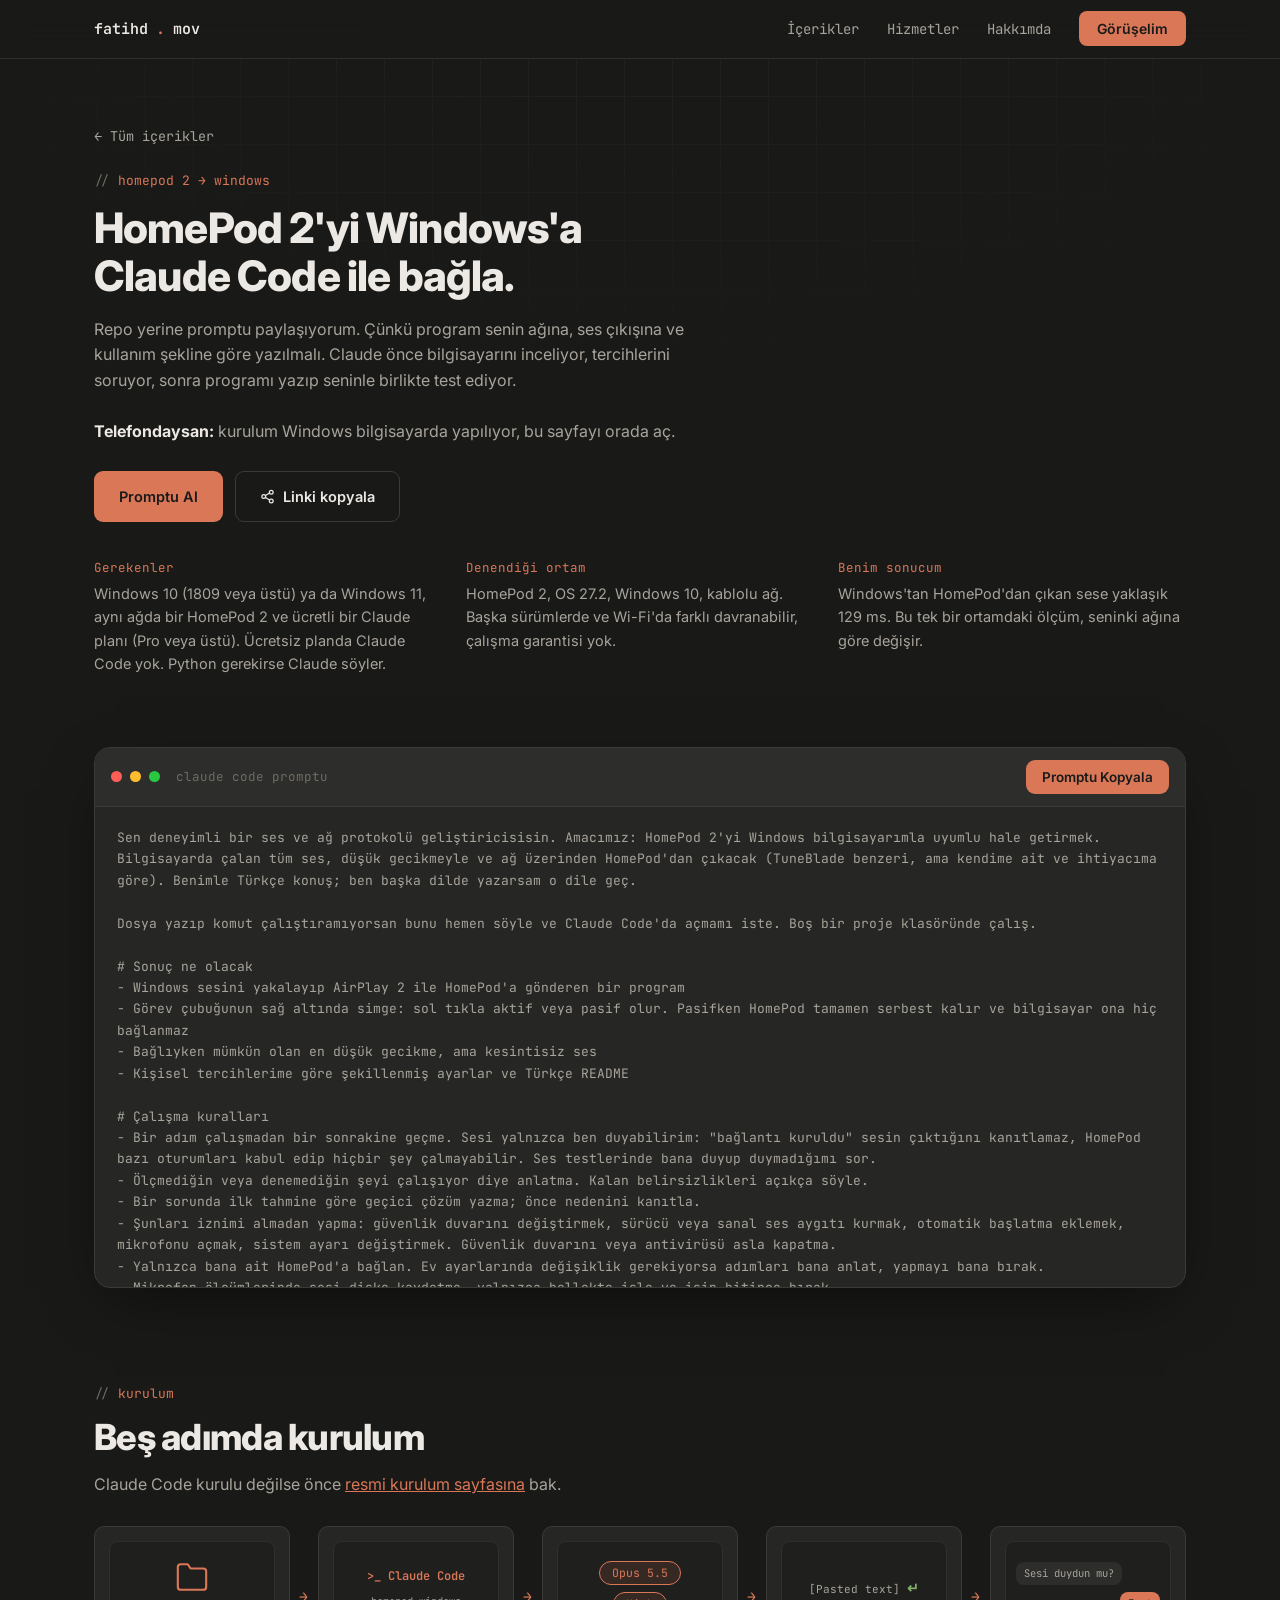
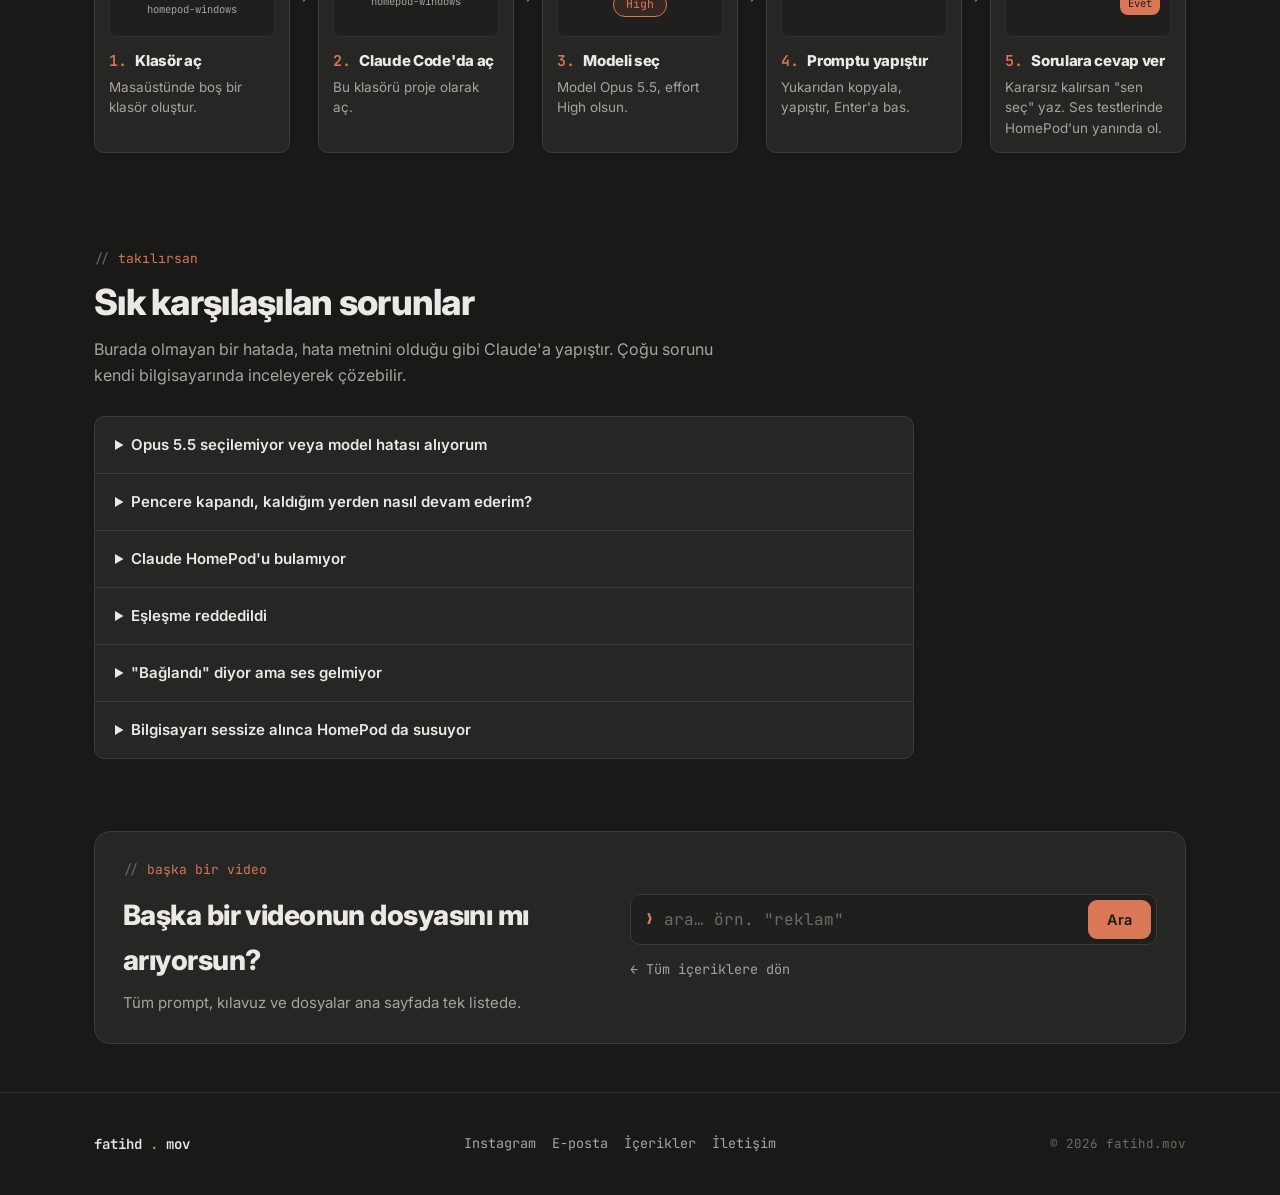
<file: homepod.html>
<!DOCTYPE html>
<html lang="tr">
<head>
<meta charset="UTF-8">
<meta name="viewport" content="width=device-width, initial-scale=1.0">
<title>HomePod 2'yi Windows'a Bağla — fatihd.mov</title>
<meta name="description" content="HomePod 2'yi Claude Code ile Windows'a bağla: videodaki programı kendi bilgisayarına göre yazdıran prompt ve adım adım kurulum.">
<meta property="og:type" content="website">
<meta property="og:site_name" content="fatihd.mov">
<meta property="og:url" content="https://fatihd.mov/homepod.html">
<meta property="og:image" content="https://fatihd.mov/assets/og/homepod-windows.png">
<meta property="og:image:width" content="1200">
<meta property="og:image:height" content="630">
<meta name="twitter:card" content="summary_large_image">
<link rel="icon" href="data:image/svg+xml,<svg xmlns=%22http://www.w3.org/2000/svg%22 viewBox=%220 0 100 100%22><rect width=%22100%22 height=%22100%22 rx=%2222%22 fill=%22%23191918%22/><text x=%2250%22 y=%2266%22 font-size=%2258%22 text-anchor=%22middle%22 fill=%22%23d97757%22 font-family=%22monospace%22>&gt;_</text></svg>">
<link rel="stylesheet" href="css/style.css">
</head>
<body>

<nav class="nav">
  <div class="nav-inner">
    <a class="brand" href="index.html" aria-label="fatihd.mov ana sayfa">fatihd<span class="dot">.</span>mov</a>
    <ul class="nav-links" id="navLinks">
      <li><a href="index.html#icerikler">İçerikler</a></li>
      <li><a href="index.html#services">Hizmetler</a></li>
      <li><a href="index.html#about">Hakkımda</a></li>
      <li><a class="nav-cta" href="index.html#contact">Görüşelim</a></li>
    </ul>
    <button class="nav-toggle" id="navToggle" aria-label="Menüyü aç">☰</button>
  </div>
</nav>

<header class="wrap guide-hero">
  <div class="guide-intro">
    <a href="index.html#icerikler" class="back-link">← Tüm içerikler</a>
    <div class="section-eyebrow">homepod 2 → windows</div>
    <h1>HomePod 2'yi Windows'a<br>Claude Code ile bağla.</h1>
    <p>Repo yerine promptu paylaşıyorum. Çünkü program senin ağına, ses çıkışına ve kullanım şekline göre yazılmalı. Claude önce bilgisayarını inceliyor, tercihlerini soruyor, sonra programı yazıp seninle birlikte test ediyor.</p>
    <p><strong>Telefondaysan:</strong> kurulum Windows bilgisayarda yapılıyor, bu sayfayı orada aç.</p>
    <div class="hero-ctas">
      <a href="#prompt" class="btn btn-primary">Promptu Al</a>
      <button type="button" class="btn btn-ghost" data-share><svg class="ico" viewBox="0 0 24 24" fill="none" stroke="currentColor" stroke-width="2" stroke-linecap="round" stroke-linejoin="round"><circle cx="18" cy="5" r="3"/><circle cx="6" cy="12" r="3"/><circle cx="18" cy="19" r="3"/><line x1="8.59" y1="13.51" x2="15.42" y2="17.49"/><line x1="15.41" y1="6.51" x2="8.59" y2="10.49"/></svg> <span class="only-touch">Bilgisayarına gönder</span><span class="only-mouse">Linki kopyala</span></button>
    </div>
    <dl class="guide-facts">
      <div>
        <dt>Gerekenler</dt>
        <dd>Windows 10 (1809 veya üstü) ya da Windows 11, aynı ağda bir HomePod 2 ve ücretli bir Claude planı (Pro veya üstü). Ücretsiz planda Claude Code yok. Python gerekirse Claude söyler.</dd>
      </div>
      <div>
        <dt>Denendiği ortam</dt>
        <dd>HomePod 2, OS 27.2, Windows 10, kablolu ağ. Başka sürümlerde ve Wi-Fi'da farklı davranabilir, çalışma garantisi yok.</dd>
      </div>
      <div>
        <dt>Benim sonucum</dt>
        <dd>Windows'tan HomePod'dan çıkan sese yaklaşık 129 ms. Bu tek bir ortamdaki ölçüm, seninki ağına göre değişir.</dd>
      </div>
    </dl>
  </div>
</header>

<section class="guide-section" id="prompt">
  <div class="wrap">
    <div class="term prompt-sheet">
      <div class="term-bar">
        <span class="term-dot r"></span><span class="term-dot y"></span><span class="term-dot g"></span>
        <span class="term-title">claude code promptu</span>
        <button class="btn btn-primary prompt-copy" type="button" data-copy-from="homepod-prompt">Promptu Kopyala</button>
      </div>
      <pre id="homepod-prompt" tabindex="0">Sen deneyimli bir ses ve ağ protokolü geliştiricisisin. Amacımız: HomePod 2'yi Windows bilgisayarımla uyumlu hale getirmek. Bilgisayarda çalan tüm ses, düşük gecikmeyle ve ağ üzerinden HomePod'dan çıkacak (TuneBlade benzeri, ama kendime ait ve ihtiyacıma göre). Benimle Türkçe konuş; ben başka dilde yazarsam o dile geç.

Dosya yazıp komut çalıştıramıyorsan bunu hemen söyle ve Claude Code'da açmamı iste. Boş bir proje klasöründe çalış.

# Sonuç ne olacak
- Windows sesini yakalayıp AirPlay 2 ile HomePod'a gönderen bir program
- Görev çubuğunun sağ altında simge: sol tıkla aktif veya pasif olur. Pasifken HomePod tamamen serbest kalır ve bilgisayar ona hiç bağlanmaz
- Bağlıyken mümkün olan en düşük gecikme, ama kesintisiz ses
- Kişisel tercihlerime göre şekillenmiş ayarlar ve Türkçe README

# Çalışma kuralları
- Bir adım çalışmadan bir sonrakine geçme. Sesi yalnızca ben duyabilirim: "bağlantı kuruldu" sesin çıktığını kanıtlamaz, HomePod bazı oturumları kabul edip hiçbir şey çalmayabilir. Ses testlerinde bana duyup duymadığımı sor.
- Ölçmediğin veya denemediğin şeyi çalışıyor diye anlatma. Kalan belirsizlikleri açıkça söyle.
- Bir sorunda ilk tahmine göre geçici çözüm yazma; önce nedenini kanıtla.
- Şunları iznimi almadan yapma: güvenlik duvarını değiştirmek, sürücü veya sanal ses aygıtı kurmak, otomatik başlatma eklemek, mikrofonu açmak, sistem ayarı değiştirmek. Güvenlik duvarını veya antivirüsü asla kapatma.
- Yalnızca bana ait HomePod'a bağlan. Ev ayarlarında değişiklik gerekiyorsa adımları bana anlat, yapmayı bana bırak.
- Mikrofon ölçümlerinde sesi diske kaydetme, yalnızca bellekte işle ve işin bitince bırak.
- Testlerde önce kısık sesle başla. Ben istemedikçe HomePod'un ses düzeyini değiştirme.
- Kod sade olsun. Sormadığım özelliği ekleme.

# 1. Önce incele
Soru sormadan bunları kendin bul ve kısaca özetle: Windows sürümü, Python 3.12 var mı, ses çıkışları ve varsayılan çıkış, ağ bağlantısı, ağdaki AirPlay cihazları (mDNS: _airplay._tcp, model değeri "AudioAccessory" ile başlayanlar HomePod'dur). Birden fazla HomePod varsa hangisini kullanacağımı sonra sor. Bilgisayara yalnızca okuyarak bak.

# 2. Sonra kişiselleştirme sorularını sor
Sorularını tek seferde değil, en fazla 3-4'lük gruplar halinde sor. İncelemede cevabını bulduğun soruyu sorma. Her soruda önerdiğin seçeneği nedeniyle belirt. "Sen seç" dersem öneriyle devam et.

Kullanım:
- Bunu en çok ne için kullanacaksın: film ve dizi, oyun, müzik, hepsi? (Görüntüyle eşleşme gerekiyorsa gecikme, yalnızca müzikse kesintisizlik öne çıkar.)
- Gecikme tercihin: en düşük, dengeli yoksa en güvenli?
- Bilgisayarın kablolu mu, Wi-Fi'da mı? Wi-Fi'daysa daha büyük tampon öner.

Ses çıkışı:
- HomePod çalarken bilgisayar hoparlöründen de ses gelsin mi? Sistem bu aygıttan yakaladığı için Windows'ta sessize almak HomePod'u da susturur. Seçenekler: hoparlörü fiziksel kapatmak (denenmiş ve en basit) veya sanal ses aygıtı (kurulum ister; denenmedi, ayrıca test etmemiz gerekir).
- Hangi çıkış dinlensin: her zaman Windows varsayılanı mı, yoksa menüden seçilebilir mi olsun?

Kontrol:
- Simge dışında kısayol tuşu ister misin?
- Windows açılınca otomatik başlasın mı, yoksa elle mi açacaksın?
- Program kapanıp açılınca son aktif veya pasif durumu hatırlasın mı?
- HomePod'dan ses düzeyi kontrolü programda olsun mu? Yoksa dokunmayalım mı?
- Arayüz dili ne olsun?

Başka cihazlarla kullanım:
- Telefondan da HomePod'a AirPlay yapıyor musun? Telefon HomePod'u devraldığında program ne yapsın: sen simgeye tıklayana kadar beklesin mi (telefonla sık kullanıyorsan önerilir), yoksa 30 saniye sonra bilgisayarda yeni ses çalınca geri mi alsın?
- Stereo çift veya birden çok HomePod var mı? Bu senaryolar denenmedi. Varsa önce tek HomePod ile çalıştıralım, sonra ayrıca deneyelim.

Sorular bitince seçimlerimi kısa bir liste halinde göster, onaylayınca kodlamaya başla.

# 3. Teknik bilgiler
Aşağıdakiler HomePod 2, OS 27.2 ve Windows 10'da kablolu ağda çalıştı. Başlangıç noktası olarak kullan ama kendi cihazımda doğrula; farklı davranış görürsen bana söyle. Protokol kaynakları: pyatv, OwnTone ve libraop PR #55. Kodu kendin yaz; kaynaklardan kod alacaksan önce lisansına bak.

Neden AirPlay 2: HomePod OS 27 eski AirPlay 1 oturumlarını kabul ediyor ama ses çalmıyor. Bu yüzden AirPlay 2 "realtime" akışı kullanılır (akış tipi 96 / 0x60), port 7000.

Teknoloji: Python 3.12, PyAudioWPatch (WASAPI loopback), soxr, numpy, cryptography, zeroconf, pystray, Pillow, pycaw, comtypes. Başka bir dil seçersen nedenini söyle.

Eşleşme: PIN gerektirmeyen HomeKit geçici eşleşmesi. Tüm isteklerde X-Apple-HKP: 4 ve Content-Type: application/octet-stream.
1. POST /pair-pin-start (hata dönerse yok say)
2. POST /pair-setup, TLV: 0x00=00, 0x06=01, 0x13=10. Yanıtta 0x02 tuz, 0x03 sunucu anahtarı; 0x07 hatadır.
3. SRP-6a, SHA-512, RFC 5054 3072 bit grup, g=5, kullanıcı "Pair-Setup", parola "3939" (protokolün sabit değeridir, kullanıcı şifresi değil). Paylaşılan anahtar: SHA512(premaster).
4. POST /pair-setup, TLV: 0x06=03, 0x03=istemci anahtarı (384 bayta tamamlanmış), 0x04=kanıt. Yanıttaki 0x04 sunucu kanıtını doğrula.
Eşleşme reddedilirse bana Ev uygulamasındaki "Hoparlör ve TV Erişimi" ayarını kontrol ettir. "Herkes" seçeneği ağdaki herkese izin verir, bunu da söyle.

Şifreli kanallar: HKDF-SHA512, 32 bayt.
- Kontrol kanalı: tuz "Control-Salt"; yazma "Control-Write-Encryption-Key", okuma "Control-Read-Encryption-Key".
- Olay kanalı: tuz "Events-Salt". Anahtarlar ters: bizim yazma anahtarımız "Events-Read-Encryption-Key", okuma anahtarımız "Events-Write-Encryption-Key".
- Çerçeve: en çok 1024 baytlık bloklar. 2 bayt little-endian uzunluk (AAD olarak da kullanılır), ardından ChaCha20-Poly1305 şifreli blok ve 16 bayt etiket. Nonce: 4 sıfır bayt + 8 bayt little-endian sayaç. Sayaçlar her yönde ayrı.

Oturum sırası (sıra önemli):
1. TCP bağlantısı, TCP_NODELAY, eşleşme.
2. Kontrol ve saat UDP soketlerini aç ve dinlemeye SETUP'tan ÖNCE başla. HomePod saat eşitlemesi tamamlanmadan SETUP'a yanıt vermez. Yanıt gelmemesini güvenlik duvarına bağlamadan önce bunu kontrol et.
3. Oturum SETUP'ı (binary plist, RTSP/1.0): deviceID, sessionUUID, timingPort, timingProtocol "NTP", isMultiSelectAirPlay true, groupContainsGroupLeader false, macAddress, model, name, osBuildVersion, osName, osVersion, senderSupportsRelay false, sourceVersion, statsCollectionEnabled false. Çalışan değerler: model "iPhone14,3", osName "iPhone OS", osVersion "16.5", osBuildVersion "20F66", sourceVersion "690.7.1", User-Agent "AirPlay/690.7.1". İsteklerde DACP-ID, Active-Remote ve Client-Instance başlıkları da olsun.
4. Yanıttaki timingPort'a saat soketinden 1 bayt gönder; Windows Güvenlik Duvarı yanıtları böyle geçirir.
5. Yanıttaki eventPort'a bağlan, olay kanalını şifrele. Bu sokette zaman aşımı olmasın, çünkü kanal uzun süre sessiz kalabilir. Gelen her mesaja 200 OK ve CSeq ile yanıt ver. Kanalın kapanması genelde başka bir kaynağın HomePod'u devraldığı anlamına gelir.
6. Akış SETUP'ı: audioFormat 0x800 (PCM 44100/16/2), audioMode "default", controlPort, ct 1, isMedia true, latencyMin ve latencyMax aynı değerde, shk (rastgele 32 bayt), spf 352, sr 44100, type 0x60, supportsDynamicStreamID false, streamConnectionID.
7. Yanıttaki controlPort'a kontrol soketinden 1 bayt gönder, dataPort'a veri soketi aç.
8. Her 2 saniyede POST /feedback gönder.
9. RECORD (Range: npt=0-, Session: 0), sonra FLUSH (RTP-Info: seq=..;rtptime=..).
10. İlk senkron paketini gönder, 8 ms arayla ses paketlerine başla.
Kapanışta TEARDOWN gönder.

Paketler:
- Ses: 352 kare, PCM 16 bit stereo, big-endian. RTP başlığı ">BBHII": 0x80, 0x60 (ilk pakette 0xE0), sıra, zaman damgası, SSRC. Şifreleme: ChaCha20-Poly1305, anahtar shk, nonce 4 sıfır bayt + 8 bayt little-endian sayaç, AAD başlığın 4-12. baytları. Paket: başlık + şifreli veri ve etiket + 8 baytlık sayaç.
- Senkron, kontrol soketinden, 100 ms'de bir, ">BBHIIII": 0x80 (ilkinde 0x90), 0xD4, 7, (rtp - gecikme_karesi), NTP saniye, NTP kesir, rtp.
- Saat, ikinci bayt &amp; 0x7F == 0x52 ise yanıtla: ">BBHI" 0x80 0xD3 7 0, ardından isteğin 24-32. baytları, sonra iki kez şu anki NTP zamanı (saniye, kesir).
- Yeniden gönderim, kontrol soketinde ikinci bayt &amp; 0x7F == 0x55 ise: 4-8. baytlar ilk sıra ve adet (big-endian). Saklanan her paket için 0x80 0xD6 + sıra + özgün paket gönder. Son 1024 paketi sakla.
- Saat için time.time değil monoton saat kullan (NTP'ye çevirirken 0x83AA7E80 ekle). UDP okurken Windows'taki ConnectionResetError hatasını yok say.

Gecikme için çalışan yöntem ve ölçümler:
- Windows'ta 1 ms zamanlayıcı (timeBeginPeriod) ve yalnızca bu işlem için yüksek öncelik.
- Yakalama: 5 ms WASAPI tamponu ve 18 ms hedefli halka tampon. 14 ms'de eksik veri oldu.
- 48 kHz → 44,1 kHz için soxr LQ; yaklaşık 5 ms tutuyor.
- Çalma başlarken bağlantı sırasında biriken sesi at. Atılmazsa tampon ortalaması 66 ms'ye çıkmıştı.
- Saat kaymasını sıçramayla değil, gerektiğinde pakette 1 kare esneterek veya sıkıştırarak düzelt. Tampon hedef + 40 ms'yi geçerse hedefe indir.
- Geç kalan paketi patlama halinde yollama; 60 ms'den fazla geride kalırsan ileri atla.
- Bu HomePod'da gerçek gecikme yaklaşık 2 x tampon - 15 ms: HomePod SETUP penceresini senkron ofsetinin üstüne ekliyor.
- SETUP yanıtındaki arrivalToRenderLatencyMs 87 idi. Alt sınır (bu değer + 33) / 2 = 60 ms. 50 ms'de ses bozuldu. İstenen değer sınırın altındaysa sessizce düşürme veya yükseltme: SETUP ve senkron uyuşmazsa ses bozulur. Oturumu yeni değerle baştan kur.
- Mikrofonla ölçülen toplam gecikme: 60 ms tamponda 129 ms, 100 ms tamponda 224 ms (+-10 ms). Kendi ortamımda yeniden ölçmeden bu değerleri iddia etme.

Bilinen tuzaklar:
- 7.1 Surround gibi sanal aygıtların loopback'i sessiz olabilir; ses asıl aygıtta görünür. Yakalanan ses sıfırsa bunu kontrol et.
- Çok kanallı aygıtlarda kanalları stereoya indir. PortAudio aygıt değişikliklerini ancak yeniden başlatılınca görür.
- mDNS yanıtı saniyeler sürebilir: 10 saniye bekle, HomePod bulununca hemen çık. Son adresi kaydet ve önce 1 saniyelik TCP denemesiyle onu dene.
- Kapanan oturumları ve bağlantı hatalarını ayrı ele al. Oturum nadiren nedeni belirsiz şekilde kapanabiliyor; gerçek bağlantı hatasında kendiliğinden yeniden bağlan.

Görev çubuğu simgesi:
- pythonw ile konsolsuz çalışsın. Durumlar: yeşil (ses gidiyor), turuncu (bağlanıyor, hata veya HomePod başka kaynakta), gri (kapalı).
- Sol tık aktif ve pasif arasında geçer; pasifte oturum TEARDOWN ile kapanır ve yakalama durur.
- Sağ tık menüsü: durum satırı, gönderme aç/kapa, seçtiklerime göre ses çıkışı ve gecikme seçimleri, çıkış.
- Windows varsayılanı seçiliyse çıkış değişimini 2 saniyede takip et. Tek kopya çalışsın (mutex). Ayarlar JSON dosyasında, kayıtlar log dosyasında dursun. Tek tıkla başlatan bir .bat yaz.

# 4. Şu sırayla ilerle
Her adımın sonunda ne yaptığını ve sonucu bana söyle.
1. Eşleşme ve oturum: bağlantıyı kur, HomePod'un yanıtlarını doğrula.
2. Test tonu: 5 saniye kısık bip gönder. Duyup duymadığımı sor. Duymadan devam etme.
3. Sistem sesi: Windows sesini gönder, müzik veya video açmamı iste, temiz olup olmadığını sor. 30 saniyelik testte eksik paket sayısına bak.
4. Gecikmeyi düşür: önce güvenli değerle başla, sonra adım adım in. Sesi bana dinlet.
5. Ölçüm: izin verirsem kulaklık veya bilgisayar mikrofonuyla ölç. Windows'a kısa tarama sesleri çal, aynı anda loopback referansı ve mikrofonu kaydet, çapraz korelasyonla medyanı hesapla. Bilgisayar hoparlöründen gelen ilk sesi HomePod'unkiyle karıştırma. Mikrofon istemezsem elle dinleme testi yap ve sayı uydurma.
6. Simge: aktif/pasif geçişini, seçtiğim menüleri, kapatıp yeniden açmayı dene. Pasifteyken bağlantının gerçekten bittiğini doğrula.
7. Devralma: telefonum varsa AirPlay ile HomePod'u devralmamı iste, programın seçtiğim şekilde davrandığını doğrula.
8. Bitiş: bilgisayarı yeniden başlatınca nasıl açacağımı (veya izin verdiysem otomatik başlatmayı) göster. README'ye kullanımı, seçimlerimi, ölçülen sonuçları, denenmeyen konuları ve sorun gidermeyi yaz.

Şimdi 1. bölümdeki incelemeyle başla.</pre>
    </div>
  </div>
</section>

<section class="guide-section" id="kurulum">
  <div class="wrap">
    <div class="section-eyebrow">kurulum</div>
    <div class="section-head">
      <h2>Beş adımda kurulum</h2>
      <p>Claude Code kurulu değilse önce <a href="https://code.claude.com/docs/en/setup" target="_blank" rel="noopener">resmi kurulum sayfasına</a> bak.</p>
    </div>

    <ol class="flow">
      <li class="flow-step">
        <div class="flow-visual" aria-hidden="true">
          <svg class="flow-folder" viewBox="0 0 24 24" fill="none" stroke="currentColor" stroke-width="1.5" stroke-linecap="round" stroke-linejoin="round"><path d="M22 19a2 2 0 0 1-2 2H4a2 2 0 0 1-2-2V5a2 2 0 0 1 2-2h5l2 3h9a2 2 0 0 1 2 2z"/></svg>
          <span class="flow-label">homepod-windows</span>
        </div>
        <h3>Klasör aç</h3>
        <p>Masaüstünde boş bir klasör oluştur.</p>
      </li>

      <li class="flow-step">
        <div class="flow-visual" aria-hidden="true">
          <span class="flow-app">&gt;_ Claude Code</span>
          <span class="flow-label">homepod-windows</span>
        </div>
        <h3>Claude Code'da aç</h3>
        <p>Bu klasörü proje olarak aç.</p>
      </li>

      <li class="flow-step">
        <div class="flow-visual" aria-hidden="true">
          <span class="flow-pill">Opus 5.5</span>
          <span class="flow-pill">High</span>
        </div>
        <h3>Modeli seç</h3>
        <p>Model Opus 5.5, effort High olsun.</p>
      </li>

      <li class="flow-step">
        <div class="flow-visual" aria-hidden="true">
          <span class="flow-paste">[Pasted text] <b>↵</b></span>
        </div>
        <h3>Promptu yapıştır</h3>
        <p>Yukarıdan kopyala, yapıştır, Enter'a bas.</p>
      </li>

      <li class="flow-step">
        <div class="flow-visual" aria-hidden="true">
          <span class="flow-bubble">Sesi duydun mu?</span>
          <span class="flow-bubble me">Evet</span>
        </div>
        <h3>Sorulara cevap ver</h3>
        <p>Kararsız kalırsan "sen seç" yaz. Ses testlerinde HomePod'un yanında ol.</p>
      </li>
    </ol>
  </div>
</section>

<section class="guide-section" id="sorunlar">
  <div class="wrap">
    <div class="section-eyebrow">takılırsan</div>
    <div class="section-head">
      <h2>Sık karşılaşılan sorunlar</h2>
      <p>Burada olmayan bir hatada, hata metnini olduğu gibi Claude'a yapıştır. Çoğu sorunu kendi bilgisayarında inceleyerek çözebilir.</p>
    </div>

    <div class="guide-faq">
      <details>
        <summary>Opus 5.5 seçilemiyor veya model hatası alıyorum</summary>
        <p><code>claude update</code> çalıştırıp Claude Code'u yeniden aç. Ücretsiz planda Claude Code çalışmaz. Açıkken değiştirmek için <code>/model claude-opus-5-5</code> ve <code>/effort high</code> yazabilirsin.</p>
      </details>
      <details>
        <summary>Pencere kapandı, kaldığım yerden nasıl devam ederim?</summary>
        <p>Terminaldeysen aynı klasörde <code>claude --continue --model claude-opus-5-5 --effort high</code> çalıştır. Masaüstü uygulamasındaysan kenar çubuğundan aynı oturumu aç. Kullanım limitine takılırsan limit yenilenince aynı şekilde devam edebilirsin.</p>
      </details>
      <details>
        <summary>Claude HomePod'u bulamıyor</summary>
        <p>Bilgisayar ile HomePod aynı ağda olmalı; misafir Wi-Fi veya ayrı bir ağ işe yaramaz. Windows Güvenlik Duvarı izin penceresi çıkarsa Claude'a sor. Promptta güvenlik duvarını izinsiz değiştirmemesi ve asla kapatmaması yazıyor.</p>
      </details>
      <details>
        <summary>Eşleşme reddedildi</summary>
        <p>Ev uygulamasındaki <strong>Hoparlör ve TV Erişimi</strong> ayarına bak. "Herkes" seçeneği ağdaki herkese izin verir, bunu bilerek seç. Ayarı senin değiştirmen gerekiyor; Claude adımları anlatır.</p>
      </details>
      <details>
        <summary>"Bağlandı" diyor ama ses gelmiyor</summary>
        <p>Claude'a "ses duymadım" de. HomePod bazı oturumları kabul edip hiçbir şey çalmayabiliyor, bu yüzden bağlantı kurulması sesin çıktığını kanıtlamaz. 7.1 Surround gibi sanal ses aygıtları da yakalanan sesi sessiz bırakabilir.</p>
      </details>
      <details>
        <summary>Bilgisayarı sessize alınca HomePod da susuyor</summary>
        <p>Bu normal: program sesi o aygıttan yakalıyor. En basit çözüm hoparlörü fiziksel olarak kapatmak. Sanal ses aygıtı da bir seçenek ama kurulum ister ve ben denemedim.</p>
      </details>
    </div>
  </div>
</section>

<section class="guide-section guide-next">
  <div class="wrap">
    <div class="next-card">
      <div>
        <div class="section-eyebrow">başka bir video</div>
        <h2>Başka bir videonun dosyasını mı arıyorsun?</h2>
        <p>Tüm prompt, kılavuz ve dosyalar ana sayfada tek listede.</p>
      </div>
      <div>
        <form class="next-search" action="index.html" method="get" role="search">
          <span class="finder-chev" aria-hidden="true">❯</span>
          <input type="search" name="q" placeholder='ara… örn. "reklam"' aria-label="Videolarda ara" enterkeyhint="search" autocomplete="off">
          <button type="submit" class="btn btn-primary">Ara</button>
        </form>
        <a href="index.html#icerikler" class="back-link">← Tüm içeriklere dön</a>
      </div>
    </div>
  </div>
</section>
<footer>
  <div class="wrap footer-inner">
    <div class="brand">fatihd<span class="dot" style="color:#d97757;">.</span>mov</div>
    <div class="social-row">
      <a href="https://instagram.com/fatihd.mov" target="_blank" rel="noopener">Instagram</a>
      <a href="mailto:contact.fatihdemirel@gmail.com">E-posta</a>
      <a href="index.html#icerikler">İçerikler</a>
      <a href="index.html#contact">İletişim</a>
    </div>
    <div class="copyright">© <span id="year"></span> fatihd.mov</div>
  </div>
</footer>

<script src="js/main.js"></script>
<script>document.getElementById('year').textContent = new Date().getFullYear();</script>
</body>
</html>
</file>
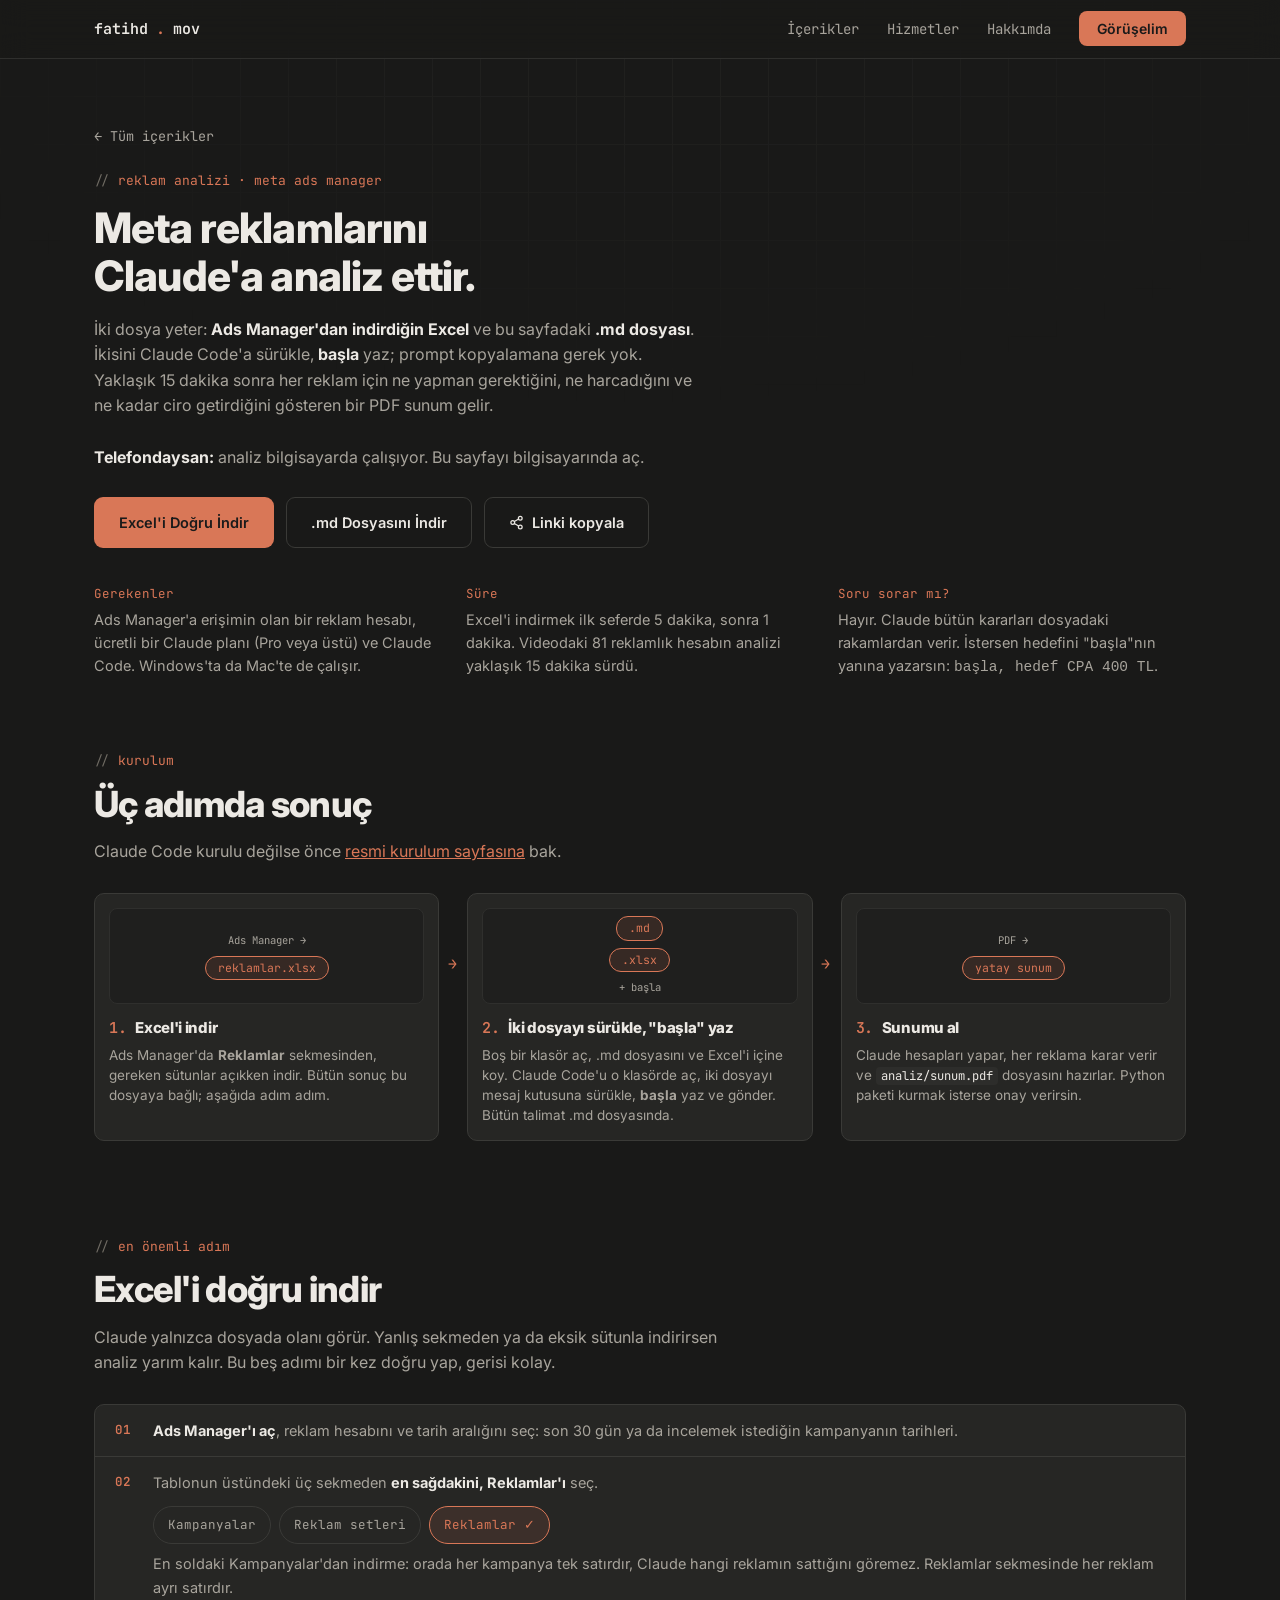
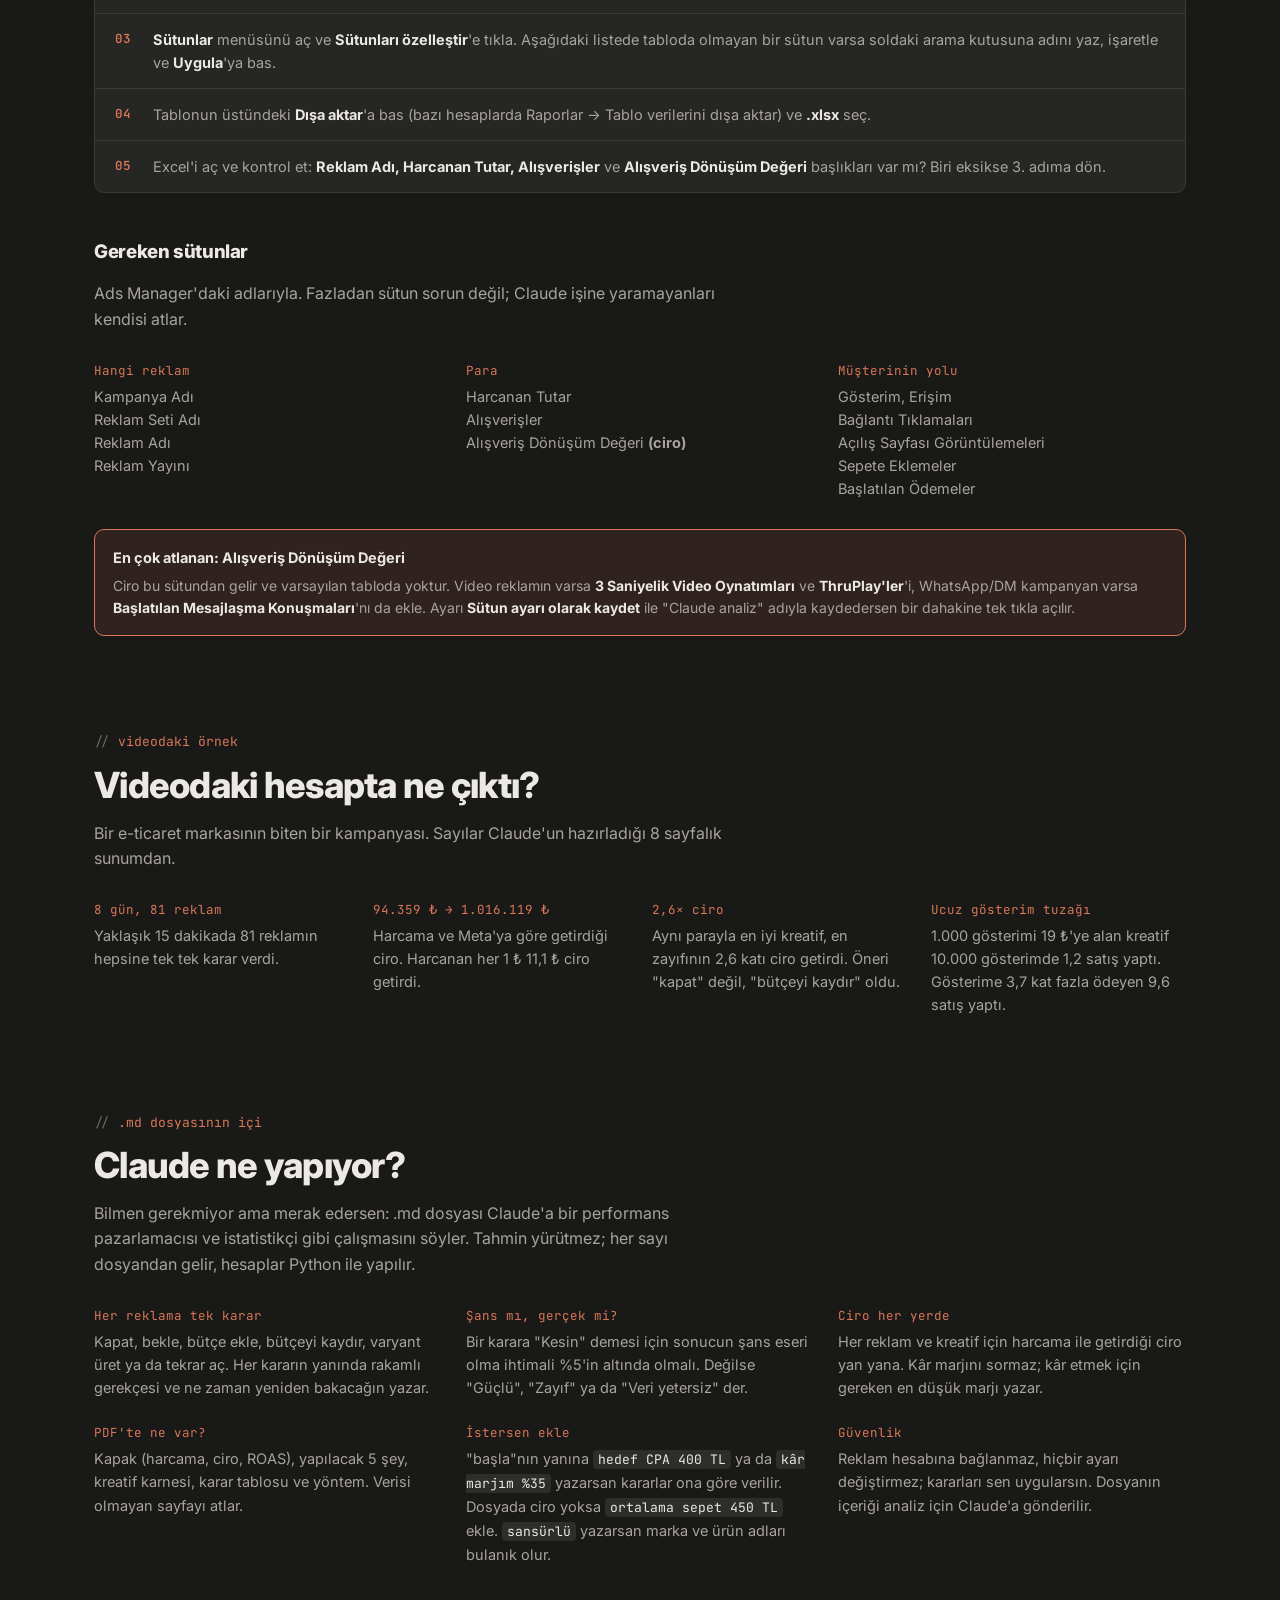
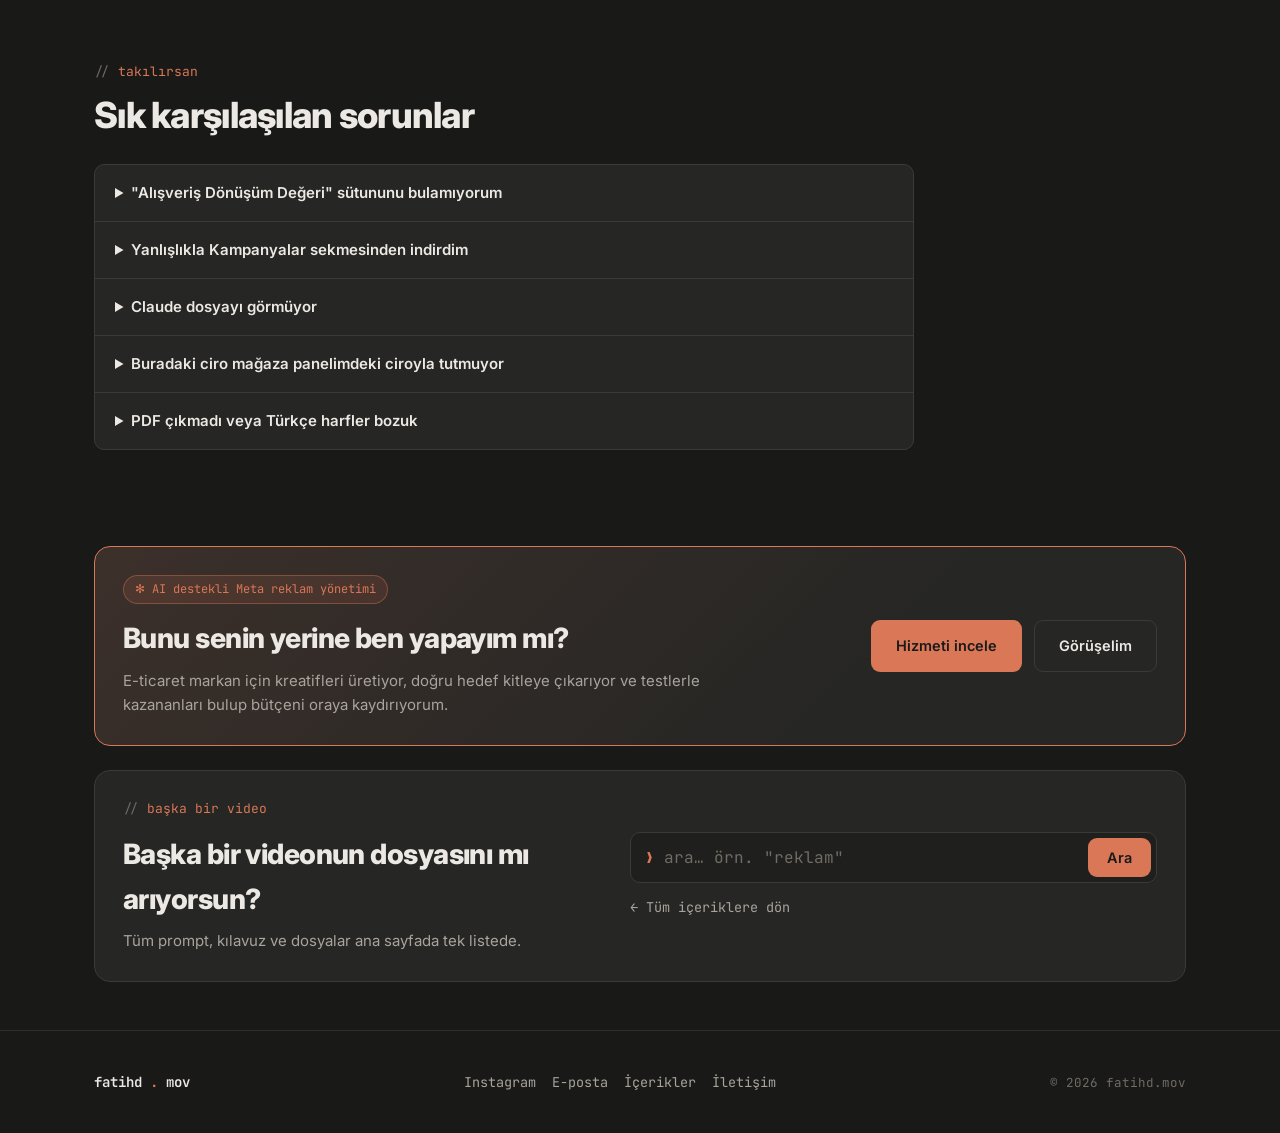
<file: meta-reklam-analizi.html>
<!DOCTYPE html>
<html lang="tr">
<head>
<meta charset="UTF-8">
<meta name="viewport" content="width=device-width, initial-scale=1.0">
<title>Meta Reklam Analizi: Claude Code ile Ads Manager Raporu — fatihd.mov</title>
<meta name="description" content="Ads Manager'dan indirdiğin Excel'i ve .md dosyasını Claude Code'a ver: her reklama tek bir karar versin, ne harcadığını ve ne kadar ciro getirdiğini yazsın, PDF sunum hazırlasın. Prompt yazmana gerek yok; Excel'i doğru indirme adımları burada.">
<meta property="og:type" content="website">
<meta property="og:site_name" content="fatihd.mov">
<meta property="og:url" content="https://fatihd.mov/meta-reklam-analizi.html">
<meta property="og:image" content="https://fatihd.mov/assets/og/meta-reklam-analizi.png">
<meta property="og:image:width" content="1200">
<meta property="og:image:height" content="630">
<meta name="twitter:card" content="summary_large_image">
<link rel="icon" href="data:image/svg+xml,<svg xmlns=%22http://www.w3.org/2000/svg%22 viewBox=%220 0 100 100%22><rect width=%22100%22 height=%22100%22 rx=%2222%22 fill=%22%23191918%22/><text x=%2250%22 y=%2266%22 font-size=%2258%22 text-anchor=%22middle%22 fill=%22%23d97757%22 font-family=%22monospace%22>&gt;_</text></svg>">
<link rel="stylesheet" href="css/style.css">
</head>
<body>
<nav class="nav">
  <div class="nav-inner">
    <a class="brand" href="index.html" aria-label="fatihd.mov ana sayfa">fatihd<span class="dot">.</span>mov</a>
    <ul class="nav-links" id="navLinks">
      <li><a href="index.html#icerikler">İçerikler</a></li>
      <li><a href="index.html#services">Hizmetler</a></li>
      <li><a href="index.html#about">Hakkımda</a></li>
      <li><a class="nav-cta" href="index.html#contact">Görüşelim</a></li>
    </ul>
    <button class="nav-toggle" id="navToggle" aria-label="Menüyü aç">☰</button>
  </div>
</nav>
<header class="wrap guide-hero">
  <div class="guide-intro">
    <a href="index.html#icerikler" class="back-link">← Tüm içerikler</a>
    <div class="section-eyebrow">reklam analizi · meta ads manager</div>
    <h1>Meta reklamlarını<br>Claude'a analiz ettir.</h1>
    <p>İki dosya yeter: <strong>Ads Manager'dan indirdiğin Excel</strong> ve bu sayfadaki <strong>.md dosyası</strong>. İkisini Claude Code'a sürükle, <strong>başla</strong> yaz; prompt kopyalamana gerek yok. Yaklaşık 15 dakika sonra her reklam için ne yapman gerektiğini, ne harcadığını ve ne kadar ciro getirdiğini gösteren bir PDF sunum gelir.</p>
    <p><strong>Telefondaysan:</strong> analiz bilgisayarda çalışıyor. Bu sayfayı bilgisayarında aç.</p>
    <div class="hero-ctas">
      <a href="#excel" class="btn btn-primary">Excel'i Doğru İndir</a>
      <a href="assets/downloads/meta-reklam-analizi/meta-reklam-analizi-prompt.md" class="btn btn-ghost" download>.md Dosyasını İndir</a>
      <button type="button" class="btn btn-ghost" data-share><svg class="ico" viewBox="0 0 24 24" fill="none" stroke="currentColor" stroke-width="2" stroke-linecap="round" stroke-linejoin="round"><circle cx="18" cy="5" r="3"/><circle cx="6" cy="12" r="3"/><circle cx="18" cy="19" r="3"/><line x1="8.59" y1="13.51" x2="15.42" y2="17.49"/><line x1="15.41" y1="6.51" x2="8.59" y2="10.49"/></svg> <span class="only-touch">Bilgisayarına gönder</span><span class="only-mouse">Linki kopyala</span></button>
    </div>
    <dl class="guide-facts">
      <div>
        <dt>Gerekenler</dt>
        <dd>Ads Manager'a erişimin olan bir reklam hesabı, ücretli bir Claude planı (Pro veya üstü) ve Claude Code. Windows'ta da Mac'te de çalışır.</dd>
      </div>
      <div>
        <dt>Süre</dt>
        <dd>Excel'i indirmek ilk seferde 5 dakika, sonra 1 dakika. Videodaki 81 reklamlık hesabın analizi yaklaşık 15 dakika sürdü.</dd>
      </div>
      <div>
        <dt>Soru sorar mı?</dt>
        <dd>Hayır. Claude bütün kararları dosyadaki rakamlardan verir. İstersen hedefini "başla"nın yanına yazarsın: <code>başla, hedef CPA 400 TL</code>.</dd>
      </div>
    </dl>
  </div>
</header>
<section class="guide-section" id="kurulum">
  <div class="wrap">
    <div class="section-eyebrow">kurulum</div>
    <div class="section-head">
      <h2>Üç adımda sonuç</h2>
      <p>Claude Code kurulu değilse önce <a href="https://code.claude.com/docs/en/setup" target="_blank" rel="noopener">resmi kurulum sayfasına</a> bak.</p>
    </div>
    <ol class="flow">
      <li class="flow-step">
        <div class="flow-visual" aria-hidden="true">
          <span class="flow-label">Ads Manager →</span>
          <span class="flow-pill">reklamlar.xlsx</span>
        </div>
        <h3>Excel'i indir</h3>
        <p>Ads Manager'da <strong>Reklamlar</strong> sekmesinden, gereken sütunlar açıkken indir. Bütün sonuç bu dosyaya bağlı; <a href="#excel">aşağıda adım adım</a>.</p>
      </li>
      <li class="flow-step">
        <div class="flow-visual" aria-hidden="true">
          <span class="flow-pill">.md</span>
          <span class="flow-pill">.xlsx</span>
          <span class="flow-label">+ başla</span>
        </div>
        <h3>İki dosyayı sürükle, "başla" yaz</h3>
        <p>Boş bir klasör aç, <a href="assets/downloads/meta-reklam-analizi/meta-reklam-analizi-prompt.md" download>.md dosyasını</a> ve Excel'i içine koy. Claude Code'u o klasörde aç, iki dosyayı mesaj kutusuna sürükle, <strong>başla</strong> yaz ve gönder. Bütün talimat .md dosyasında.</p>
      </li>
      <li class="flow-step">
        <div class="flow-visual" aria-hidden="true">
          <span class="flow-label">PDF →</span>
          <span class="flow-pill">yatay sunum</span>
        </div>
        <h3>Sunumu al</h3>
        <p>Claude hesapları yapar, her reklama karar verir ve <code>analiz/sunum.pdf</code> dosyasını hazırlar. Python paketi kurmak isterse onay verirsin.</p>
      </li>
    </ol>
  </div>
</section>
<section class="guide-section" id="excel">
  <div class="wrap">
    <div class="section-eyebrow">en önemli adım</div>
    <div class="section-head">
      <h2>Excel'i doğru indir</h2>
      <p>Claude yalnızca dosyada olanı görür. Yanlış sekmeden ya da eksik sütunla indirirsen analiz yarım kalır. Bu beş adımı bir kez doğru yap, gerisi kolay.</p>
    </div>
    <ol class="guide-steps">
      <li><strong>Ads Manager'ı aç</strong>, reklam hesabını ve tarih aralığını seç: son 30 gün ya da incelemek istediğin kampanyanın tarihleri.</li>
      <li>Tablonun üstündeki üç sekmeden <strong>en sağdakini, Reklamlar'ı</strong> seç.
        <div style="display:flex;flex-wrap:wrap;gap:8px;margin:12px 0 8px">
          <span class="tag-pill">Kampanyalar</span>
          <span class="tag-pill">Reklam setleri</span>
          <span class="tag-pill active">Reklamlar ✓</span>
        </div>
        En soldaki Kampanyalar'dan indirme: orada her kampanya tek satırdır, Claude hangi reklamın sattığını göremez. Reklamlar sekmesinde her reklam ayrı satırdır.
      </li>
      <li><strong>Sütunlar</strong> menüsünü aç ve <strong>Sütunları özelleştir</strong>'e tıkla. Aşağıdaki listede tabloda olmayan bir sütun varsa soldaki arama kutusuna adını yaz, işaretle ve <strong>Uygula</strong>'ya bas.</li>
      <li>Tablonun üstündeki <strong>Dışa aktar</strong>'a bas (bazı hesaplarda Raporlar → Tablo verilerini dışa aktar) ve <strong>.xlsx</strong> seç.</li>
      <li>Excel'i aç ve kontrol et: <strong>Reklam Adı, Harcanan Tutar, Alışverişler</strong> ve <strong>Alışveriş Dönüşüm Değeri</strong> başlıkları var mı? Biri eksikse 3. adıma dön.</li>
    </ol>
    <div class="section-head" style="margin-top:44px">
      <h3>Gereken sütunlar</h3>
      <p>Ads Manager'daki adlarıyla. Fazladan sütun sorun değil; Claude işine yaramayanları kendisi atlar.</p>
    </div>
    <dl class="guide-facts">
      <div>
        <dt>Hangi reklam</dt>
        <dd>Kampanya Adı<br>Reklam Seti Adı<br>Reklam Adı<br>Reklam Yayını</dd>
      </div>
      <div>
        <dt>Para</dt>
        <dd>Harcanan Tutar<br>Alışverişler<br>Alışveriş Dönüşüm Değeri <strong>(ciro)</strong></dd>
      </div>
      <div>
        <dt>Müşterinin yolu</dt>
        <dd>Gösterim, Erişim<br>Bağlantı Tıklamaları<br>Açılış Sayfası Görüntülemeleri<br>Sepete Eklemeler<br>Başlatılan Ödemeler</dd>
      </div>
    </dl>
    <div class="guide-note" style="margin-top:28px">
      <strong>En çok atlanan: Alışveriş Dönüşüm Değeri</strong>
      <p>Ciro bu sütundan gelir ve varsayılan tabloda yoktur. Video reklamın varsa <strong>3 Saniyelik Video Oynatımları</strong> ve <strong>ThruPlay'ler</strong>'i, WhatsApp/DM kampanyan varsa <strong>Başlatılan Mesajlaşma Konuşmaları</strong>'nı da ekle. Ayarı <strong>Sütun ayarı olarak kaydet</strong> ile "Claude analiz" adıyla kaydedersen bir dahakine tek tıkla açılır.</p>
    </div>
  </div>
</section>
<section class="guide-section" id="ornek">
  <div class="wrap">
    <div class="section-eyebrow">videodaki örnek</div>
    <div class="section-head">
      <h2>Videodaki hesapta ne çıktı?</h2>
      <p>Bir e-ticaret markasının biten bir kampanyası. Sayılar Claude'un hazırladığı 8 sayfalık sunumdan.</p>
    </div>
    <dl class="guide-facts four">
      <div>
        <dt>8 gün, 81 reklam</dt>
        <dd>Yaklaşık 15 dakikada 81 reklamın hepsine tek tek karar verdi.</dd>
      </div>
      <div>
        <dt>94.359 ₺ → 1.016.119 ₺</dt>
        <dd>Harcama ve Meta'ya göre getirdiği ciro. Harcanan her 1 ₺ 11,1 ₺ ciro getirdi.</dd>
      </div>
      <div>
        <dt>2,6× ciro</dt>
        <dd>Aynı parayla en iyi kreatif, en zayıfının 2,6 katı ciro getirdi. Öneri "kapat" değil, "bütçeyi kaydır" oldu.</dd>
      </div>
      <div>
        <dt>Ucuz gösterim tuzağı</dt>
        <dd>1.000 gösterimi 19 ₺'ye alan kreatif 10.000 gösterimde 1,2 satış yaptı. Gösterime 3,7 kat fazla ödeyen 9,6 satış yaptı.</dd>
      </div>
    </dl>
  </div>
</section>
<section class="guide-section" id="detay">
  <div class="wrap">
    <div class="section-eyebrow">.md dosyasının içi</div>
    <div class="section-head">
      <h2>Claude ne yapıyor?</h2>
      <p>Bilmen gerekmiyor ama merak edersen: .md dosyası Claude'a bir performans pazarlamacısı ve istatistikçi gibi çalışmasını söyler. Tahmin yürütmez; her sayı dosyandan gelir, hesaplar Python ile yapılır.</p>
    </div>
    <dl class="guide-facts">
      <div>
        <dt>Her reklama tek karar</dt>
        <dd>Kapat, bekle, bütçe ekle, bütçeyi kaydır, varyant üret ya da tekrar aç. Her kararın yanında rakamlı gerekçesi ve ne zaman yeniden bakacağın yazar.</dd>
      </div>
      <div>
        <dt>Şans mı, gerçek mi?</dt>
        <dd>Bir karara "Kesin" demesi için sonucun şans eseri olma ihtimali %5'in altında olmalı. Değilse "Güçlü", "Zayıf" ya da "Veri yetersiz" der.</dd>
      </div>
      <div>
        <dt>Ciro her yerde</dt>
        <dd>Her reklam ve kreatif için harcama ile getirdiği ciro yan yana. Kâr marjını sormaz; kâr etmek için gereken en düşük marjı yazar.</dd>
      </div>
      <div>
        <dt>PDF'te ne var?</dt>
        <dd>Kapak (harcama, ciro, ROAS), yapılacak 5 şey, kreatif karnesi, karar tablosu ve yöntem. Verisi olmayan sayfayı atlar.</dd>
      </div>
      <div>
        <dt>İstersen ekle</dt>
        <dd>"başla"nın yanına <code>hedef CPA 400 TL</code> ya da <code>kâr marjım %35</code> yazarsan kararlar ona göre verilir. Dosyada ciro yoksa <code>ortalama sepet 450 TL</code> ekle. <code>sansürlü</code> yazarsan marka ve ürün adları bulanık olur.</dd>
      </div>
      <div>
        <dt>Güvenlik</dt>
        <dd>Reklam hesabına bağlanmaz, hiçbir ayarı değiştirmez; kararları sen uygularsın. Dosyanın içeriği analiz için Claude'a gönderilir.</dd>
      </div>
    </dl>
  </div>
</section>
<section class="guide-section" id="sorunlar">
  <div class="wrap">
    <div class="section-eyebrow">takılırsan</div>
    <div class="section-head">
      <h2>Sık karşılaşılan sorunlar</h2>
    </div>
    <div class="guide-faq">
      <details>
        <summary>"Alışveriş Dönüşüm Değeri" sütununu bulamıyorum</summary>
        <p><strong>Neden:</strong> Bazı hesaplarda "Web sitesi alışveriş dönüşüm değeri" ya da "Satın alma dönüşüm değeri" adıyla geçer.<br><strong>Çözüm:</strong> Arama kutusuna "dönüşüm değeri" yaz. Sütun var ama hep boşsa "başla"nın yanına ortalama sepetini yaz (<code>başla, ortalama sepet 450 TL</code>); Claude ciroyu tahmin eder ve "tahmini" diye işaretler.</p>
      </details>
      <details>
        <summary>Yanlışlıkla Kampanyalar sekmesinden indirdim</summary>
        <p><strong>Neden:</strong> Sütun ayarı bütün sekmelerde aynıdır, yalnızca satırlar değişir.<br><strong>Çözüm:</strong> En sağdaki Reklamlar sekmesine geç ve aynı ayarla yeniden indir.</p>
      </details>
      <details>
        <summary>Claude dosyayı görmüyor</summary>
        <p><strong>Neden:</strong> Dosya sohbete eklenmemiş ya da başka bir klasörde.<br><strong>Çözüm:</strong> İki dosyayı da çalışma klasörüne koy, mesaj kutusuna @ yazıp listeden seç, sonra <strong>başla</strong> yaz.</p>
      </details>
      <details>
        <summary>Buradaki ciro mağaza panelimdeki ciroyla tutmuyor</summary>
        <p><strong>Neden:</strong> Meta yalnızca reklamını gören ya da tıklayanların satışını sayar; tutar KDV ve kargo dahil olabilir.<br><strong>Çözüm:</strong> Bu ciroyu reklamları birbiriyle kıyaslamak için kullan, muhasebe için değil.</p>
      </details>
      <details>
        <summary>PDF çıkmadı veya Türkçe harfler bozuk</summary>
        <p><strong>Neden:</strong> Bilgisayarda Chrome veya Edge bulunamadı.<br><strong>Çözüm:</strong> Chrome veya Edge kur. Olmazsa Claude sunumu HTML olarak verir; tarayıcıda açıp PDF olarak yazdırabilirsin.</p>
      </details>
    </div>
  </div>
</section>
<section class="guide-section guide-service">
  <div class="wrap">
    <div class="service-note">
      <div>
        <span class="svc-ai">✻ AI destekli Meta reklam yönetimi</span>
        <h2>Bunu senin yerine ben yapayım mı?</h2>
        <p>E-ticaret markan için kreatifleri üretiyor, doğru hedef kitleye çıkarıyor ve testlerle kazananları bulup bütçeni oraya kaydırıyorum.</p>
      </div>
      <div class="service-note-actions">
        <a href="index.html#services" class="btn btn-primary">Hizmeti incele</a>
        <a href="index.html#contact" class="btn btn-ghost">Görüşelim</a>
      </div>
    </div>
  </div>
</section>
<section class="guide-section guide-next">
  <div class="wrap">
    <div class="next-card">
      <div>
        <div class="section-eyebrow">başka bir video</div>
        <h2>Başka bir videonun dosyasını mı arıyorsun?</h2>
        <p>Tüm prompt, kılavuz ve dosyalar ana sayfada tek listede.</p>
      </div>
      <div>
        <form class="next-search" action="index.html" method="get" role="search">
          <span class="finder-chev" aria-hidden="true">❯</span>
          <input type="search" name="q" placeholder='ara… örn. "reklam"' aria-label="Videolarda ara" enterkeyhint="search" autocomplete="off">
          <button type="submit" class="btn btn-primary">Ara</button>
        </form>
        <a href="index.html#icerikler" class="back-link">← Tüm içeriklere dön</a>
      </div>
    </div>
  </div>
</section>
<footer>
  <div class="wrap footer-inner">
    <div class="brand">fatihd<span class="dot" style="color:#d97757;">.</span>mov</div>
    <div class="social-row">
      <a href="https://instagram.com/fatihd.mov" target="_blank" rel="noopener">Instagram</a>
      <a href="mailto:contact.fatihdemirel@gmail.com">E-posta</a>
      <a href="index.html#icerikler">İçerikler</a>
      <a href="index.html#contact">İletişim</a>
    </div>
    <div class="copyright">© <span id="year"></span> fatihd.mov</div>
  </div>
</footer>
<script src="js/main.js"></script>
<script>document.getElementById('year').textContent = new Date().getFullYear();</script>
</body>
</html>
</file>
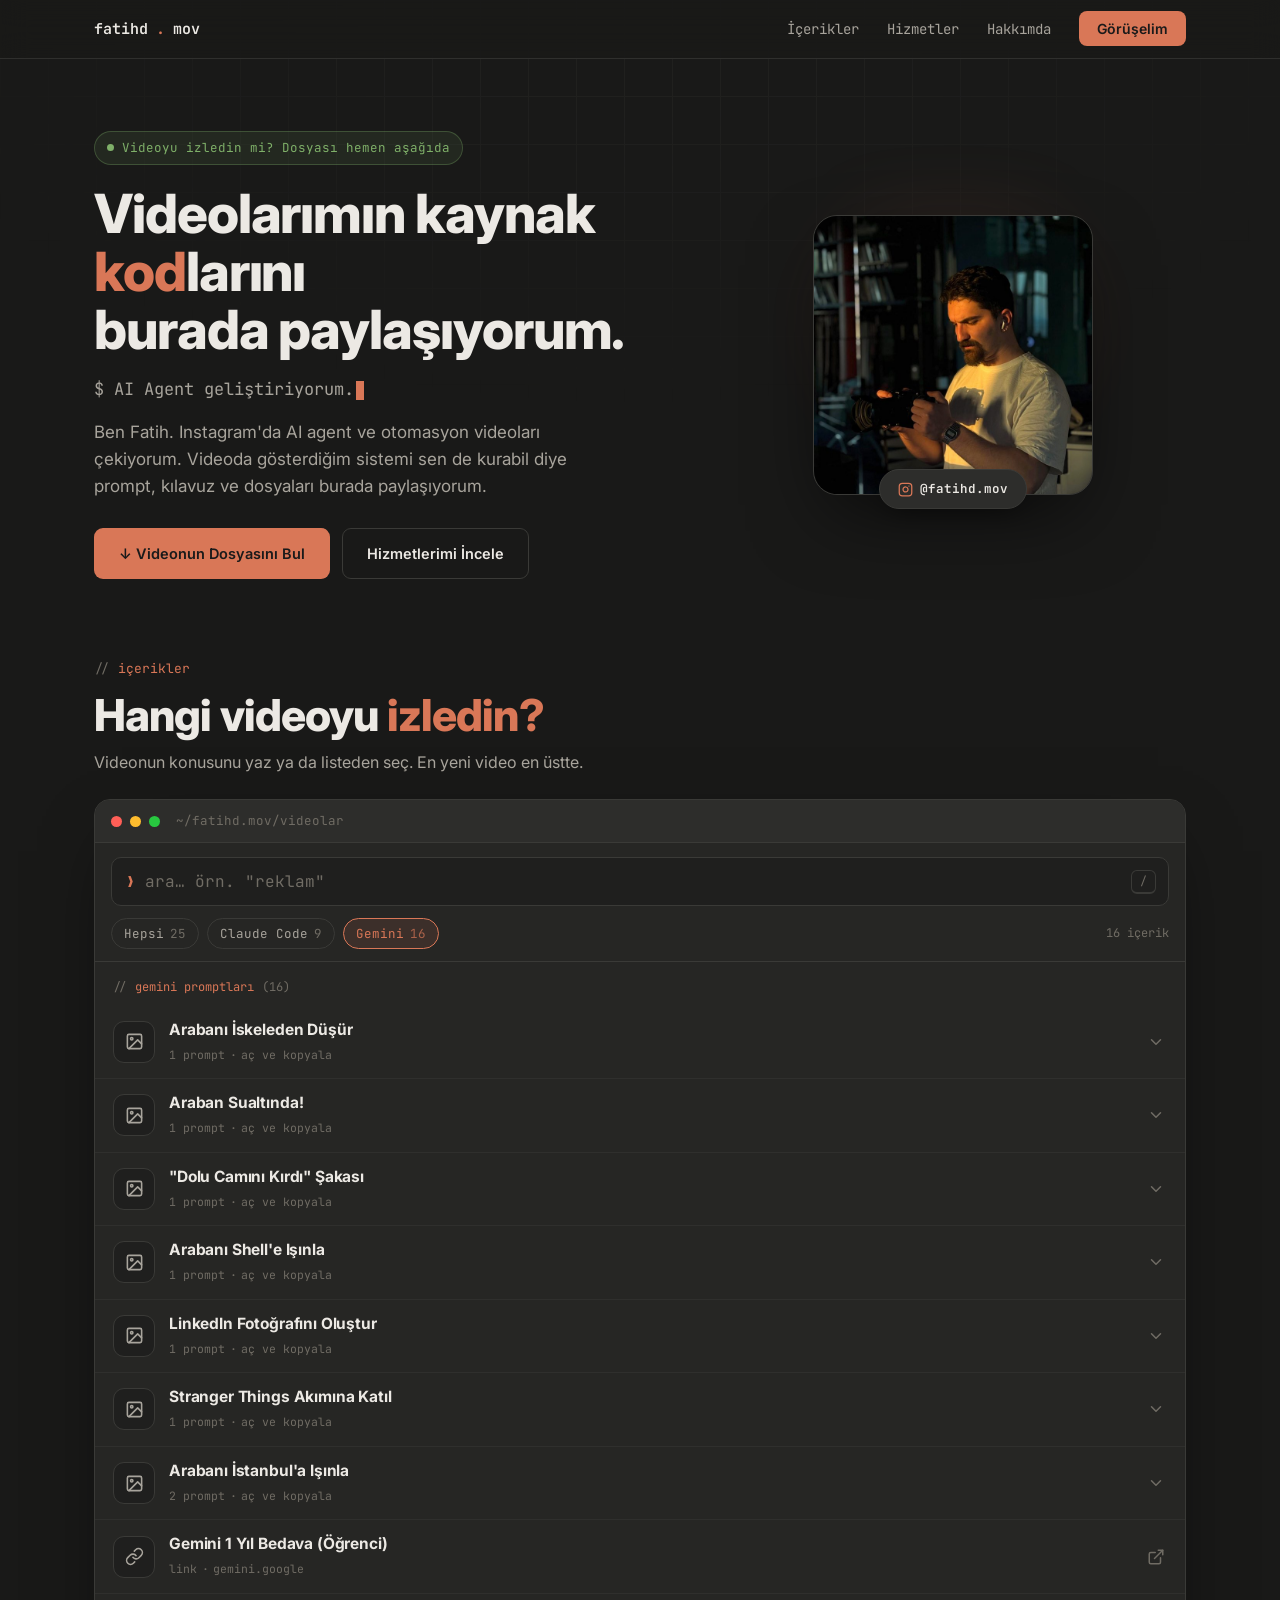
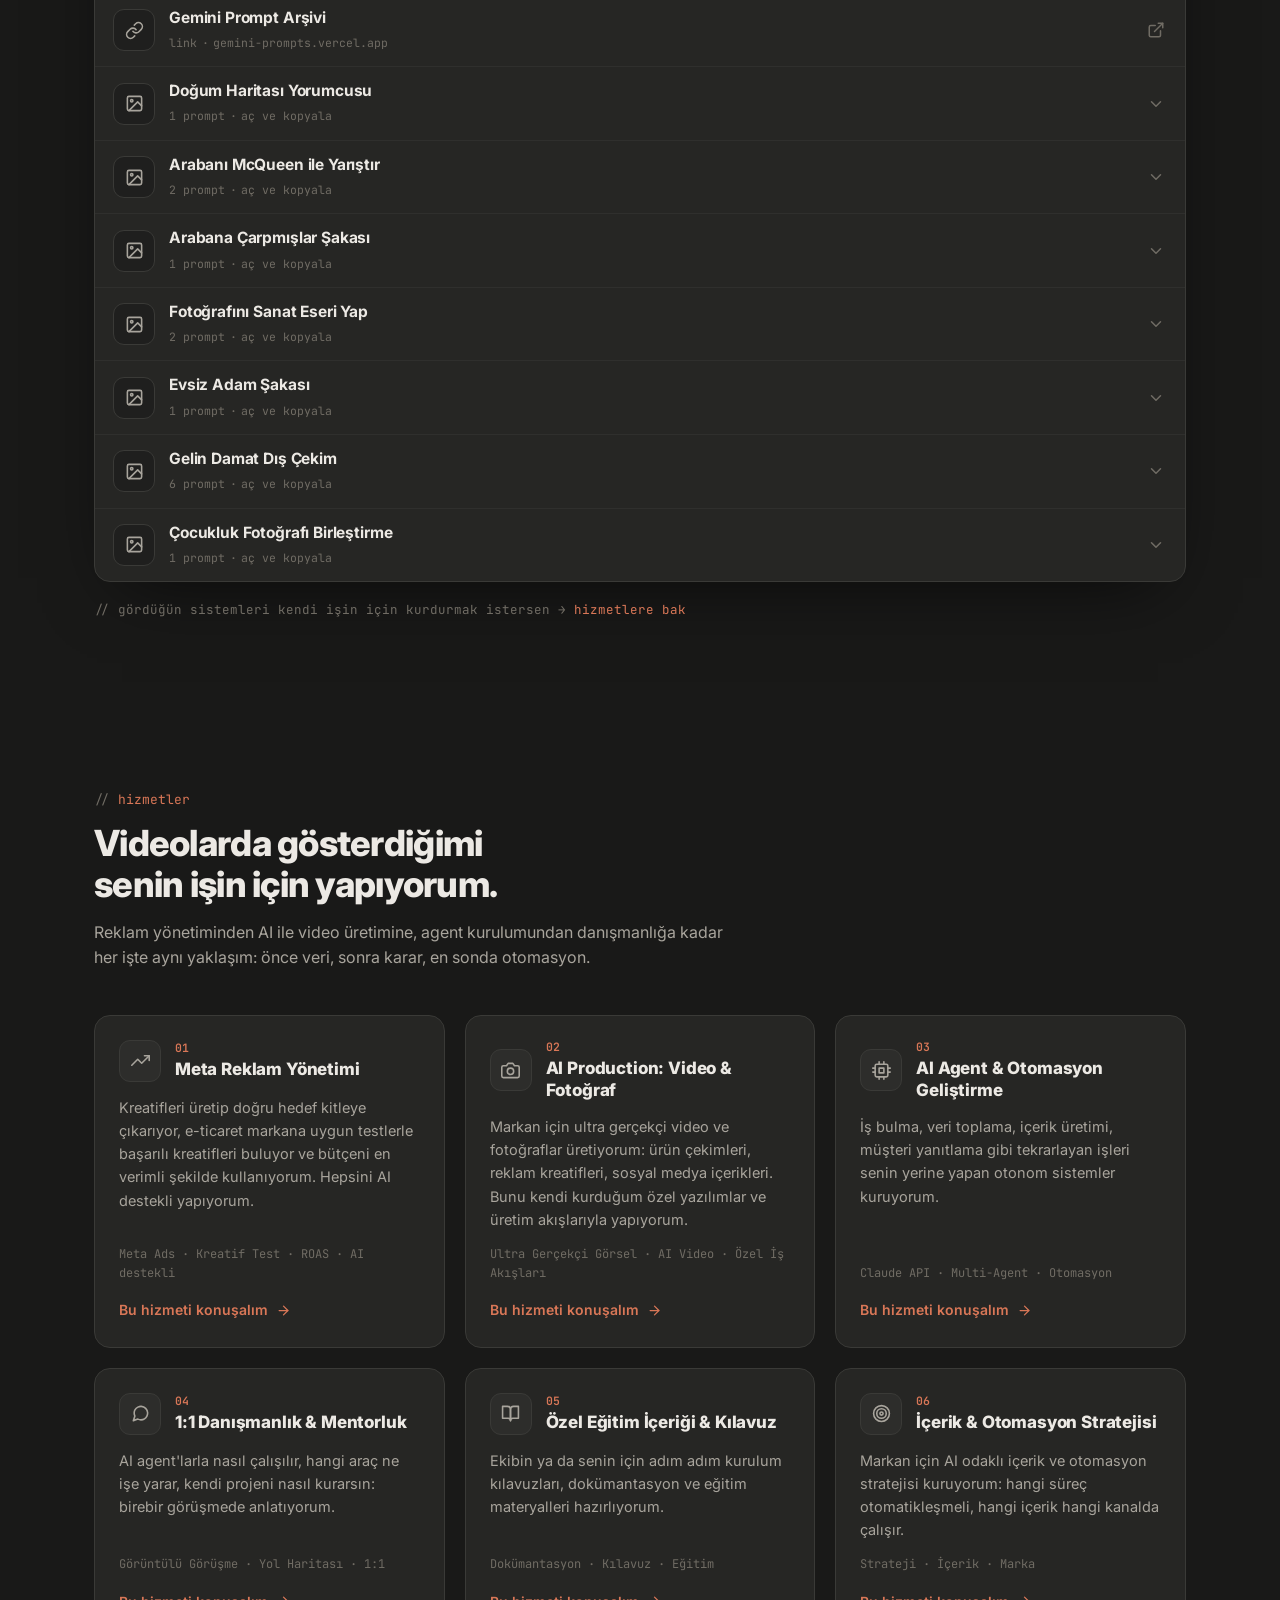
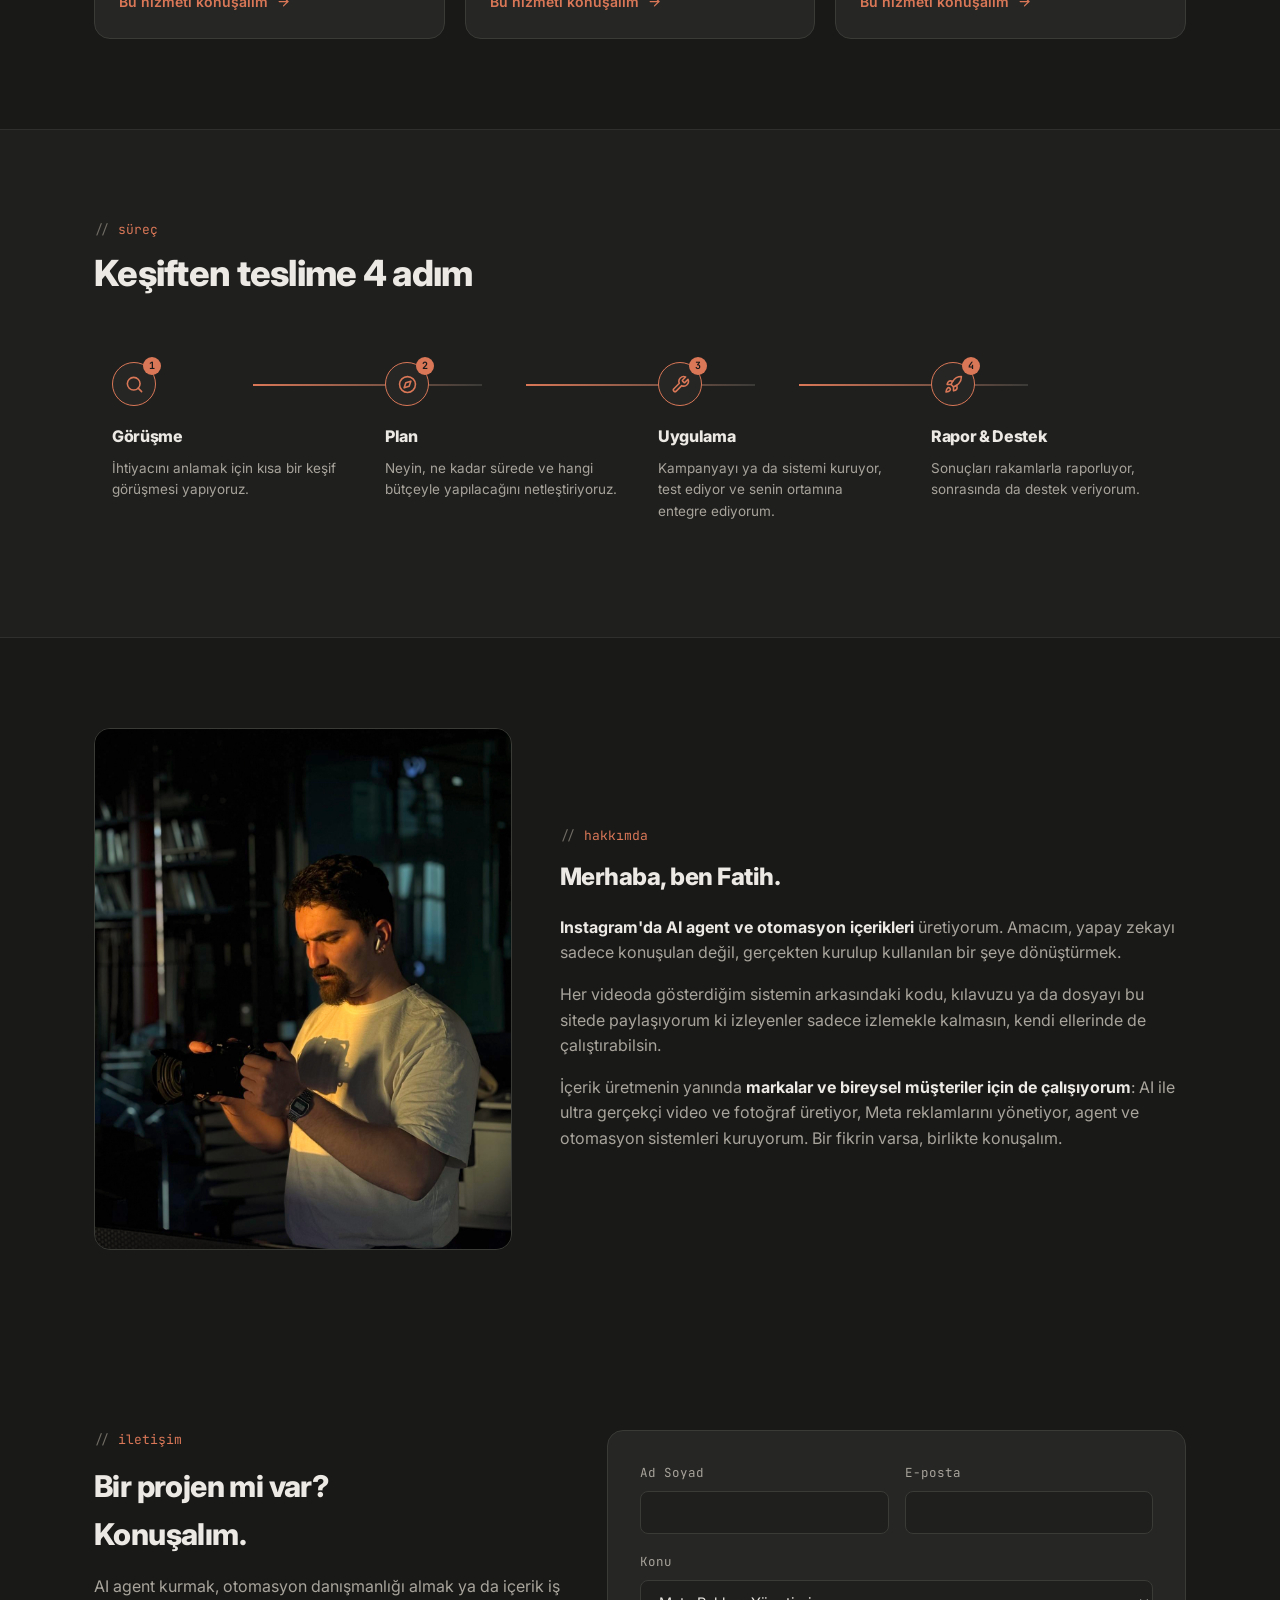
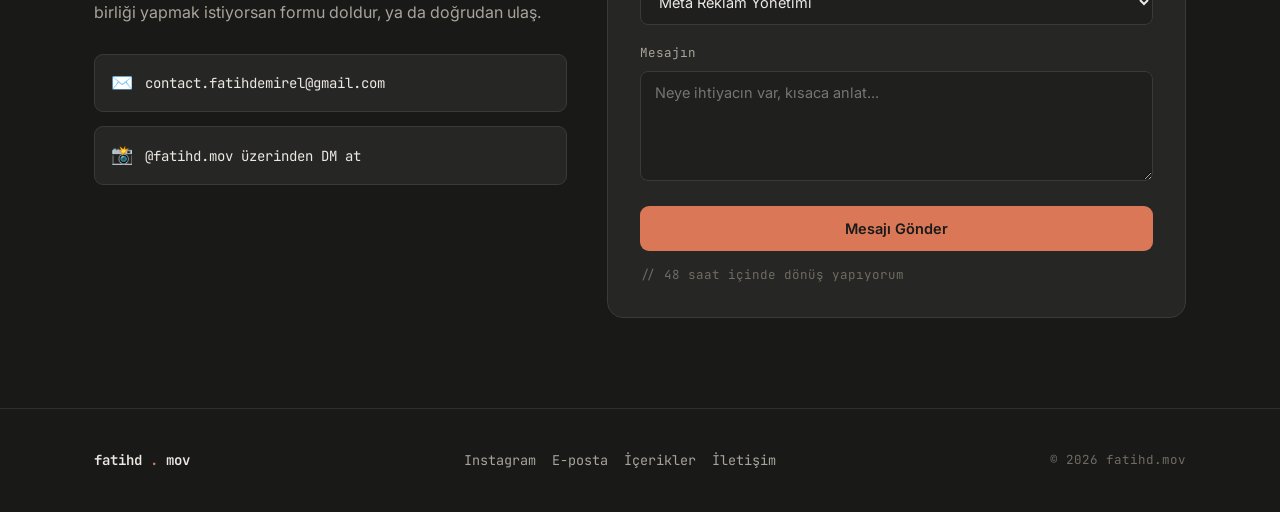
<file: prompts.html>
<!DOCTYPE html>
<html lang="tr">
<head>
<meta charset="UTF-8">
<meta name="viewport" content="width=device-width, initial-scale=1.0">
<title>Prompt Kütüphanesi — fatihd.mov</title>
<meta name="robots" content="noindex">
<!-- Promptlar artık ana sayfadaki listede ("Gemini" filtresi). Eski linkler oraya gitsin. -->
<meta http-equiv="refresh" content="0; url=index.html?tur=gemini#icerikler">
<script>location.replace('index.html?tur=gemini#icerikler');</script>
<style>body{margin:0;padding:48px 24px;background:#191918;color:#ece9e4;font-family:'JetBrains Mono',monospace;font-size:14px}a{color:#d97757}</style>
</head>
<body>
  <p>$ cd ~/fatihd.mov/videolar</p>
  <p>Promptlar artık ana sayfada. <a href="index.html?tur=gemini#icerikler">Gemini promptlarına git →</a></p>
</body>
</html>
</file>
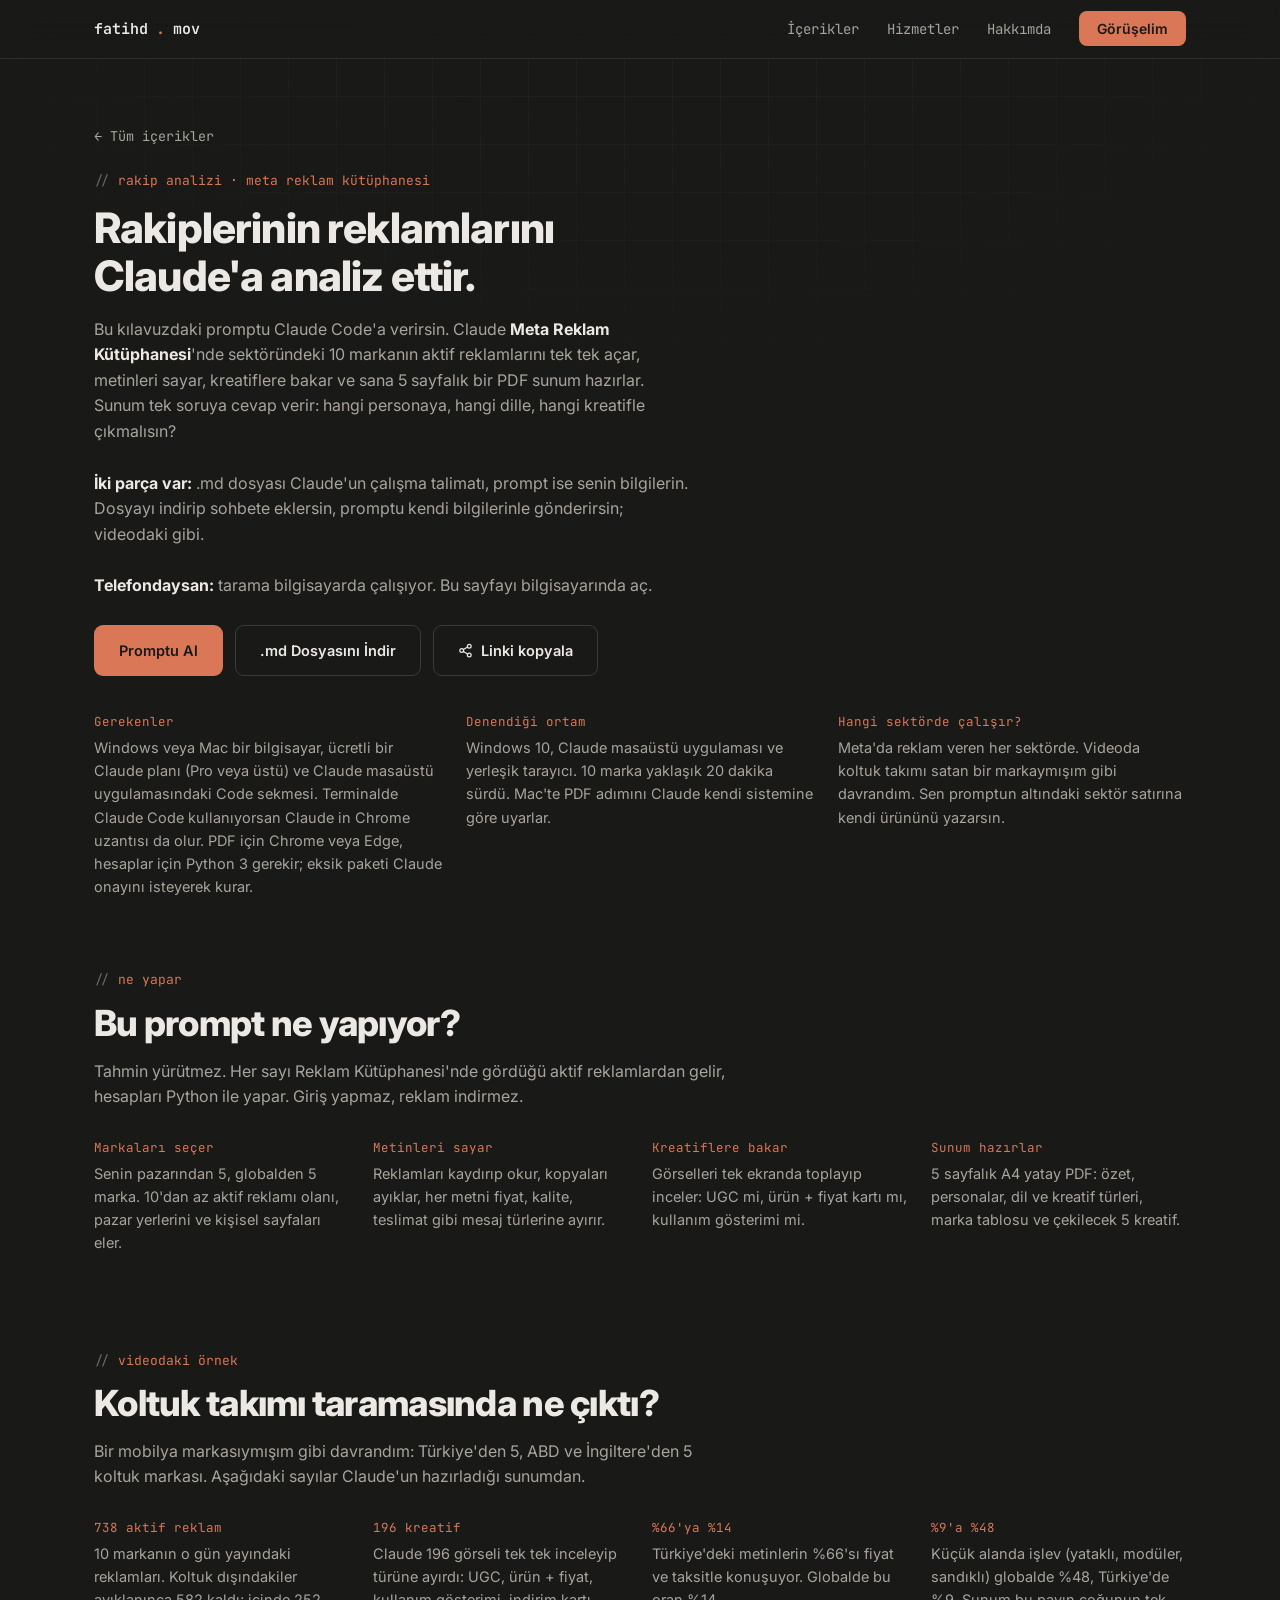
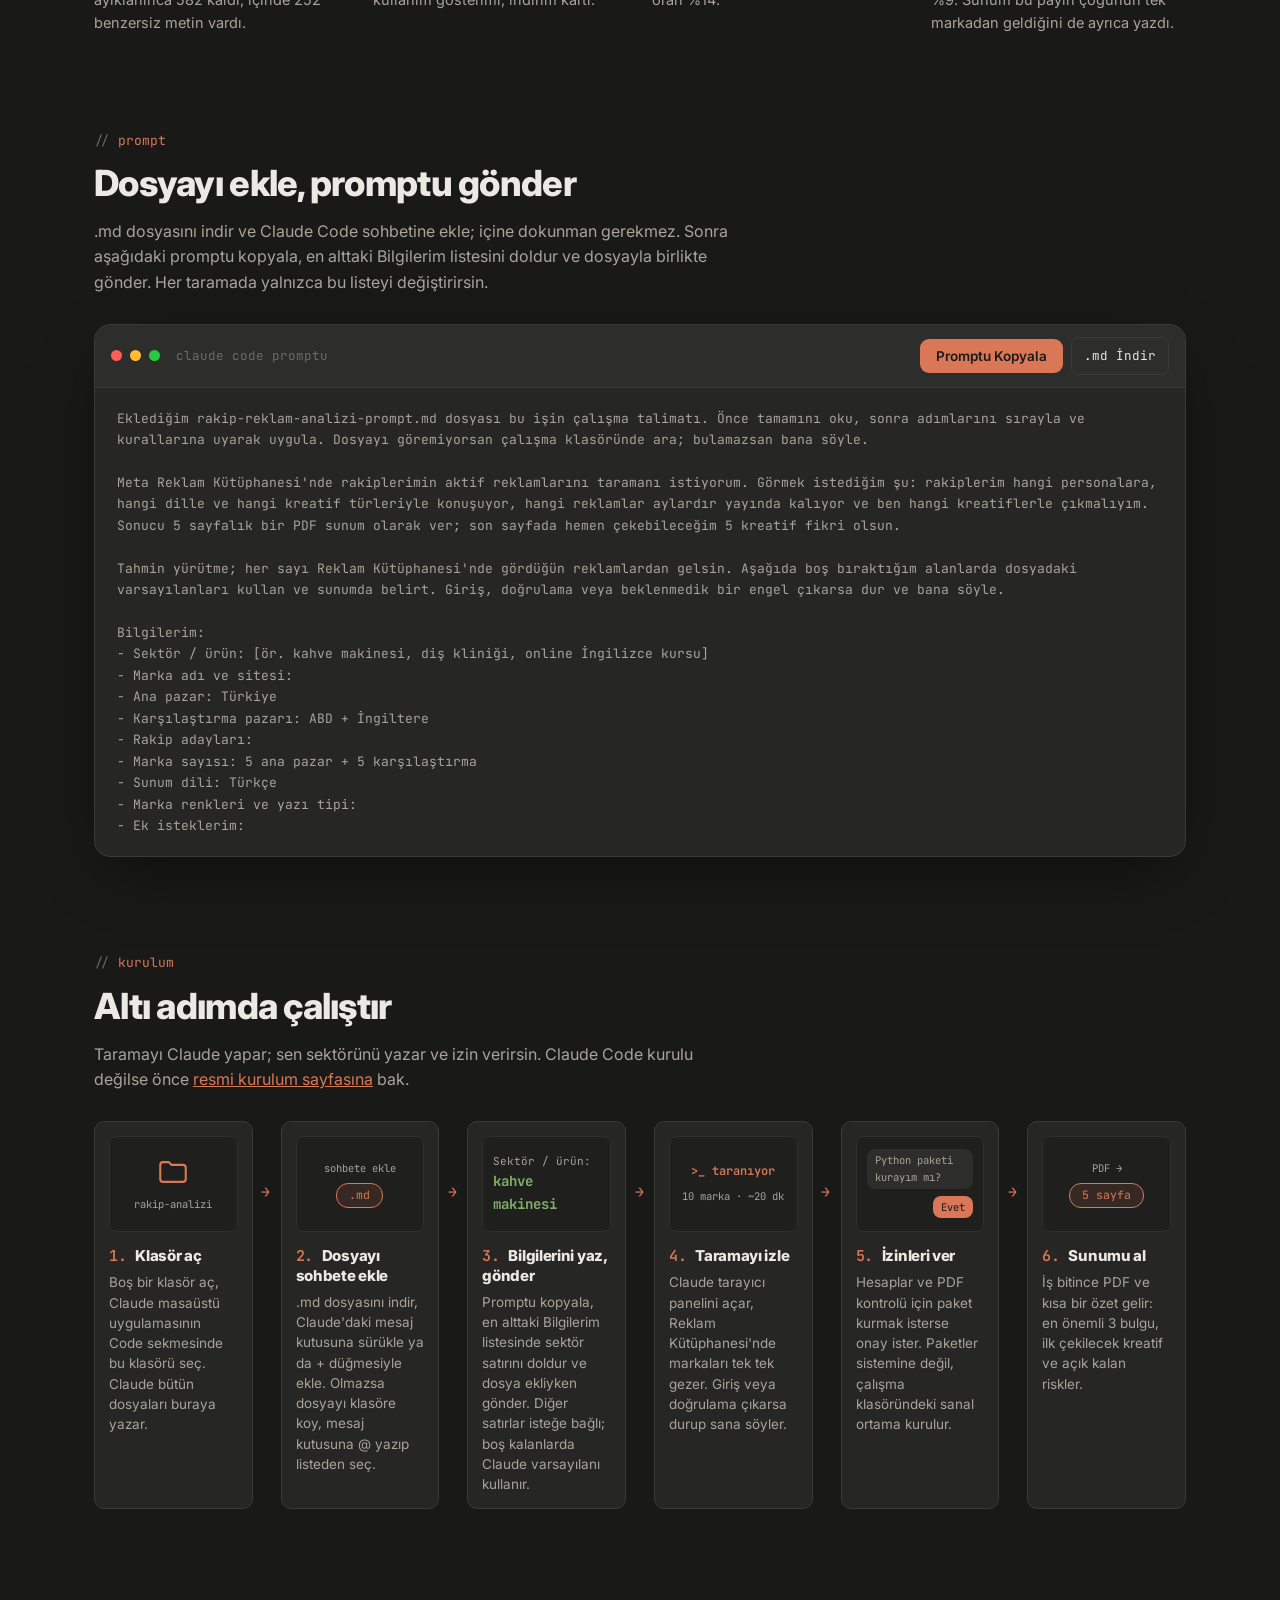
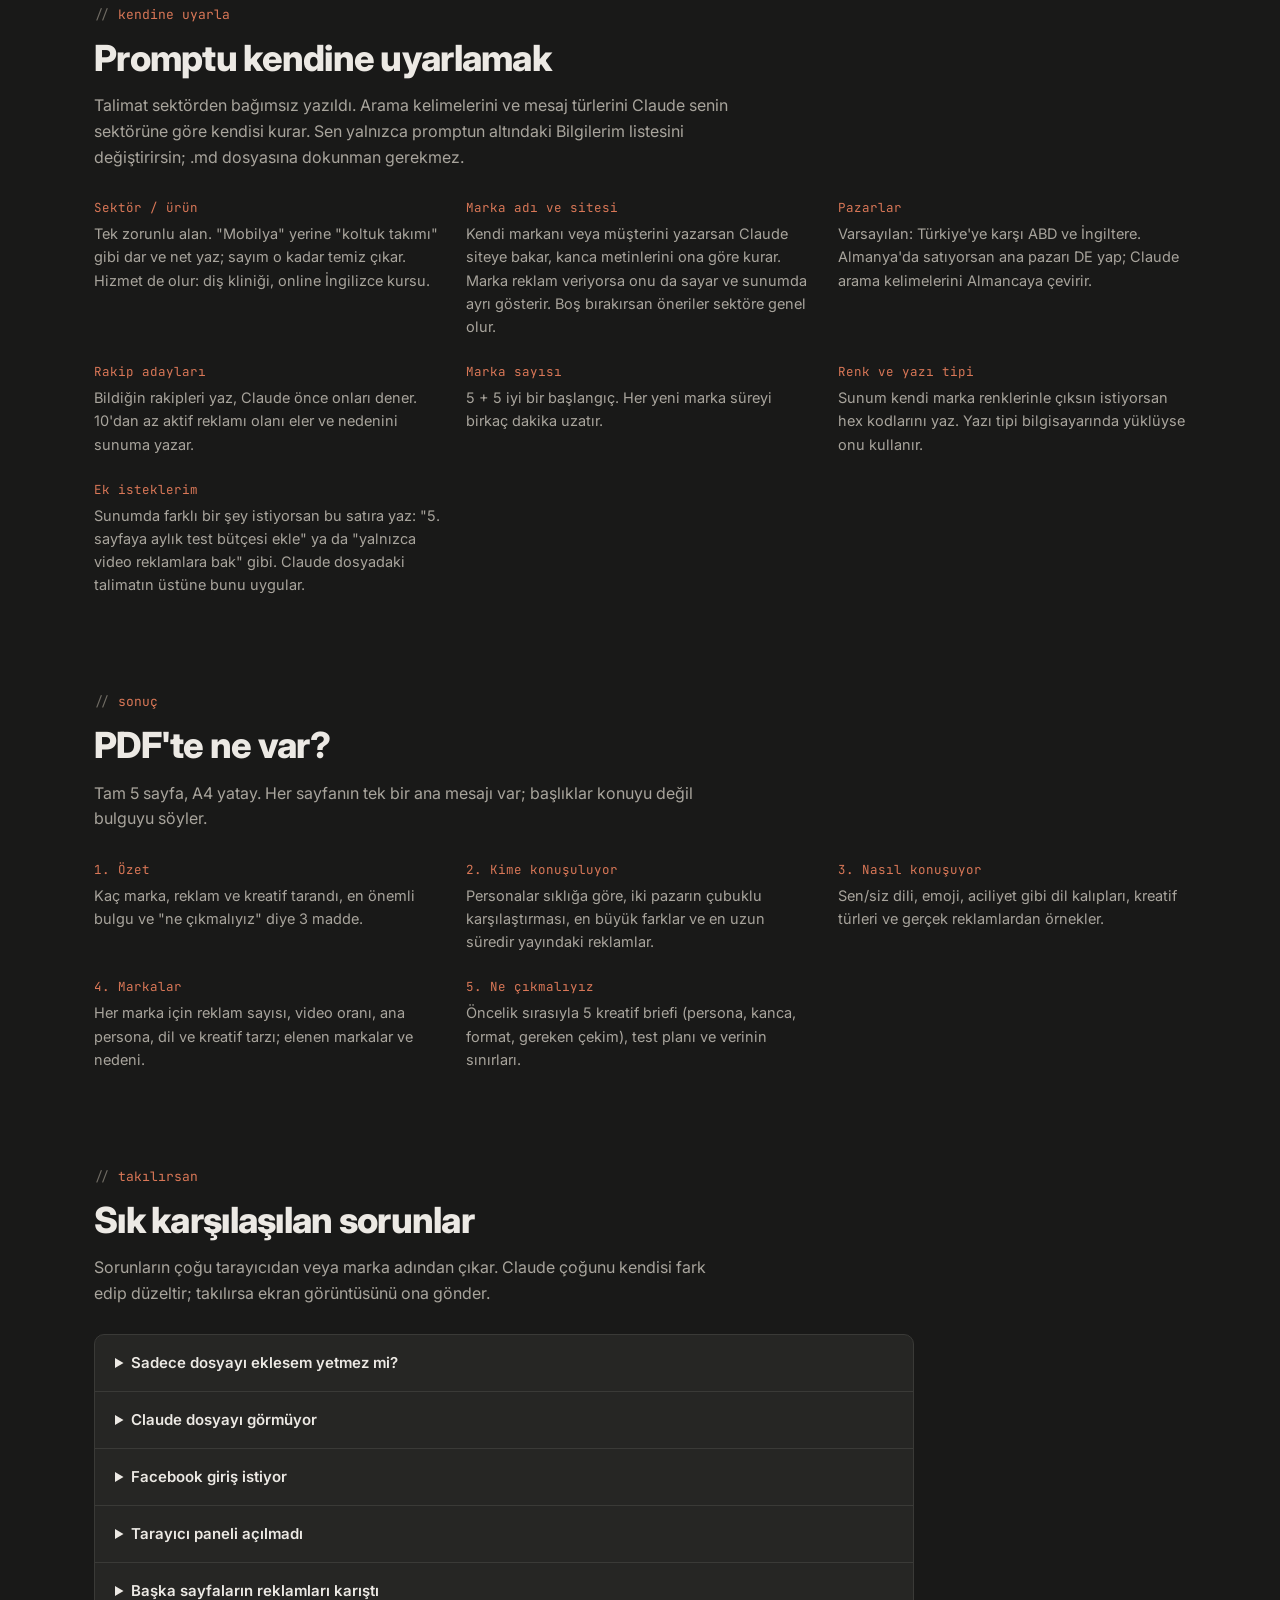
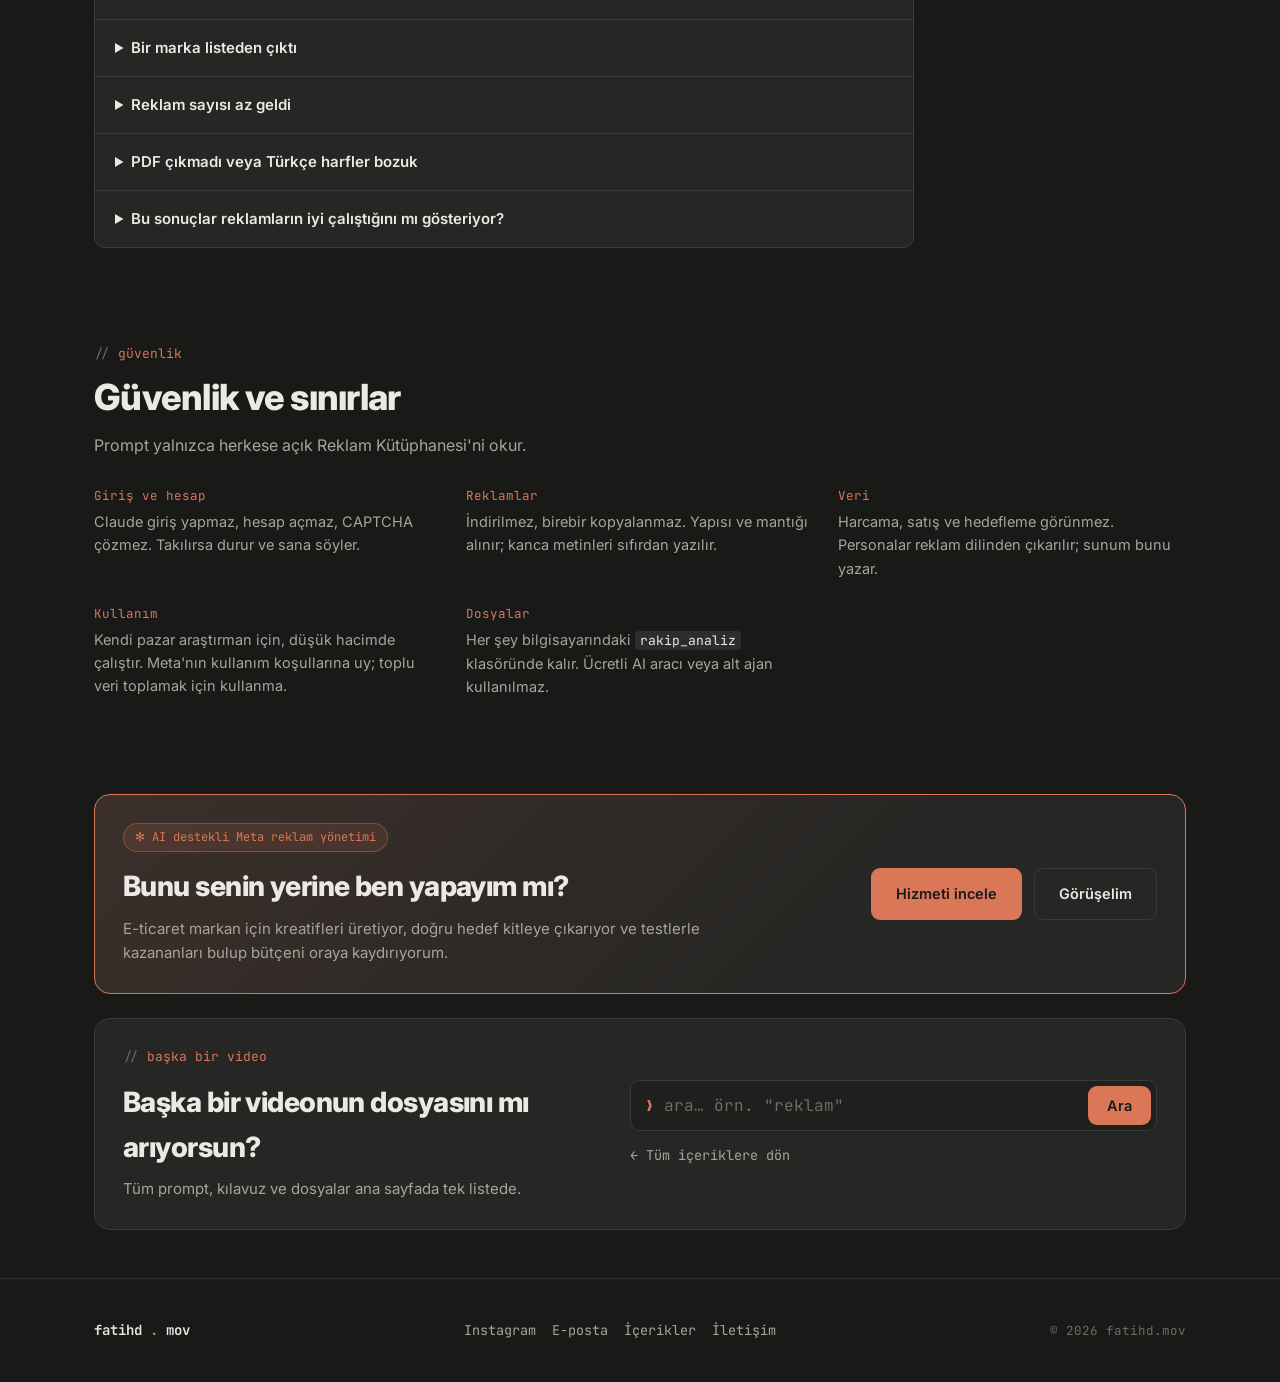
<file: rakip-reklam-analizi.html>
<!DOCTYPE html>
<html lang="tr">
<head>
<meta charset="UTF-8">
<meta name="viewport" content="width=device-width, initial-scale=1.0">
<title>Rakip Reklam Analizi: Claude Code ile Meta Reklam Kütüphanesi — fatihd.mov</title>
<meta name="description" content="Claude Code'a tek prompt ver: sektöründeki 10 markanın aktif Meta reklamlarını tarasın, kime hangi dille konuştuklarını çıkarsın ve çekilecek 5 kreatifle birlikte PDF sunum hazırlasın. Kopyalanabilir prompt ve .md dosyası.">
<meta property="og:type" content="website">
<meta property="og:site_name" content="fatihd.mov">
<meta property="og:url" content="https://fatihd.mov/rakip-reklam-analizi.html">
<meta property="og:image" content="https://fatihd.mov/assets/og/rakip-reklam-analizi.png">
<meta property="og:image:width" content="1200">
<meta property="og:image:height" content="630">
<meta name="twitter:card" content="summary_large_image">
<link rel="icon" href="data:image/svg+xml,<svg xmlns=%22http://www.w3.org/2000/svg%22 viewBox=%220 0 100 100%22><rect width=%22100%22 height=%22100%22 rx=%2222%22 fill=%22%23191918%22/><text x=%2250%22 y=%2266%22 font-size=%2258%22 text-anchor=%22middle%22 fill=%22%23d97757%22 font-family=%22monospace%22>&gt;_</text></svg>">
<link rel="stylesheet" href="css/style.css">
</head>
<body>
<nav class="nav">
  <div class="nav-inner">
    <a class="brand" href="index.html" aria-label="fatihd.mov ana sayfa">fatihd<span class="dot">.</span>mov</a>
    <ul class="nav-links" id="navLinks">
      <li><a href="index.html#icerikler">İçerikler</a></li>
      <li><a href="index.html#services">Hizmetler</a></li>
      <li><a href="index.html#about">Hakkımda</a></li>
      <li><a class="nav-cta" href="index.html#contact">Görüşelim</a></li>
    </ul>
    <button class="nav-toggle" id="navToggle" aria-label="Menüyü aç">☰</button>
  </div>
</nav>
<header class="wrap guide-hero">
  <div class="guide-intro">
    <a href="index.html#icerikler" class="back-link">← Tüm içerikler</a>
    <div class="section-eyebrow">rakip analizi · meta reklam kütüphanesi</div>
    <h1>Rakiplerinin reklamlarını<br>Claude'a analiz ettir.</h1>
    <p>Bu kılavuzdaki promptu Claude Code'a verirsin. Claude <strong>Meta Reklam Kütüphanesi</strong>'nde sektöründeki 10 markanın aktif reklamlarını tek tek açar, metinleri sayar, kreatiflere bakar ve sana 5 sayfalık bir PDF sunum hazırlar. Sunum tek soruya cevap verir: hangi personaya, hangi dille, hangi kreatifle çıkmalısın?</p>
    <p><strong>İki parça var:</strong> .md dosyası Claude'un çalışma talimatı, prompt ise senin bilgilerin. Dosyayı indirip sohbete eklersin, promptu kendi bilgilerinle gönderirsin; videodaki gibi.</p>
    <p><strong>Telefondaysan:</strong> tarama bilgisayarda çalışıyor. Bu sayfayı bilgisayarında aç.</p>
    <div class="hero-ctas">
      <a href="#prompt" class="btn btn-primary">Promptu Al</a>
      <a href="assets/downloads/rakip-reklam-analizi/rakip-reklam-analizi-prompt.md" class="btn btn-ghost" download>.md Dosyasını İndir</a>
      <button type="button" class="btn btn-ghost" data-share><svg class="ico" viewBox="0 0 24 24" fill="none" stroke="currentColor" stroke-width="2" stroke-linecap="round" stroke-linejoin="round"><circle cx="18" cy="5" r="3"/><circle cx="6" cy="12" r="3"/><circle cx="18" cy="19" r="3"/><line x1="8.59" y1="13.51" x2="15.42" y2="17.49"/><line x1="15.41" y1="6.51" x2="8.59" y2="10.49"/></svg> <span class="only-touch">Bilgisayarına gönder</span><span class="only-mouse">Linki kopyala</span></button>
    </div>
    <dl class="guide-facts">
      <div>
        <dt>Gerekenler</dt>
        <dd>Windows veya Mac bir bilgisayar, ücretli bir Claude planı (Pro veya üstü) ve Claude masaüstü uygulamasındaki Code sekmesi. Terminalde Claude Code kullanıyorsan Claude in Chrome uzantısı da olur. PDF için Chrome veya Edge, hesaplar için Python 3 gerekir; eksik paketi Claude onayını isteyerek kurar.</dd>
      </div>
      <div>
        <dt>Denendiği ortam</dt>
        <dd>Windows 10, Claude masaüstü uygulaması ve yerleşik tarayıcı. 10 marka yaklaşık 20 dakika sürdü. Mac'te PDF adımını Claude kendi sistemine göre uyarlar.</dd>
      </div>
      <div>
        <dt>Hangi sektörde çalışır?</dt>
        <dd>Meta'da reklam veren her sektörde. Videoda koltuk takımı satan bir markaymışım gibi davrandım. Sen promptun altındaki sektör satırına kendi ürününü yazarsın.</dd>
      </div>
    </dl>
  </div>
</header>
<section class="guide-section" id="nedir">
  <div class="wrap">
    <div class="section-eyebrow">ne yapar</div>
    <div class="section-head">
      <h2>Bu prompt ne yapıyor?</h2>
      <p>Tahmin yürütmez. Her sayı Reklam Kütüphanesi'nde gördüğü aktif reklamlardan gelir, hesapları Python ile yapar. Giriş yapmaz, reklam indirmez.</p>
    </div>
    <dl class="guide-facts four">
      <div>
        <dt>Markaları seçer</dt>
        <dd>Senin pazarından 5, globalden 5 marka. 10'dan az aktif reklamı olanı, pazar yerlerini ve kişisel sayfaları eler.</dd>
      </div>
      <div>
        <dt>Metinleri sayar</dt>
        <dd>Reklamları kaydırıp okur, kopyaları ayıklar, her metni fiyat, kalite, teslimat gibi mesaj türlerine ayırır.</dd>
      </div>
      <div>
        <dt>Kreatiflere bakar</dt>
        <dd>Görselleri tek ekranda toplayıp inceler: UGC mi, ürün + fiyat kartı mı, kullanım gösterimi mi.</dd>
      </div>
      <div>
        <dt>Sunum hazırlar</dt>
        <dd>5 sayfalık A4 yatay PDF: özet, personalar, dil ve kreatif türleri, marka tablosu ve çekilecek 5 kreatif.</dd>
      </div>
    </dl>
  </div>
</section>
<section class="guide-section" id="ornek">
  <div class="wrap">
    <div class="section-eyebrow">videodaki örnek</div>
    <div class="section-head">
      <h2>Koltuk takımı taramasında ne çıktı?</h2>
      <p>Bir mobilya markasıymışım gibi davrandım: Türkiye'den 5, ABD ve İngiltere'den 5 koltuk markası. Aşağıdaki sayılar Claude'un hazırladığı sunumdan.</p>
    </div>
    <dl class="guide-facts four">
      <div>
        <dt>738 aktif reklam</dt>
        <dd>10 markanın o gün yayındaki reklamları. Koltuk dışındakiler ayıklanınca 582 kaldı; içinde 252 benzersiz metin vardı.</dd>
      </div>
      <div>
        <dt>196 kreatif</dt>
        <dd>Claude 196 görseli tek tek inceleyip türüne ayırdı: UGC, ürün + fiyat, kullanım gösterimi, indirim kartı.</dd>
      </div>
      <div>
        <dt>%66'ya %14</dt>
        <dd>Türkiye'deki metinlerin %66'sı fiyat ve taksitle konuşuyor. Globalde bu oran %14.</dd>
      </div>
      <div>
        <dt>%9'a %48</dt>
        <dd>Küçük alanda işlev (yataklı, modüler, sandıklı) globalde %48, Türkiye'de %9. Sunum bu payın çoğunun tek markadan geldiğini de ayrıca yazdı.</dd>
      </div>
    </dl>
  </div>
</section>
<section class="guide-section" id="prompt">
  <div class="wrap">
    <div class="section-eyebrow">prompt</div>
    <div class="section-head">
      <h2>Dosyayı ekle, promptu gönder</h2>
      <p>.md dosyasını indir ve Claude Code sohbetine ekle; içine dokunman gerekmez. Sonra aşağıdaki promptu kopyala, en alttaki Bilgilerim listesini doldur ve dosyayla birlikte gönder. Her taramada yalnızca bu listeyi değiştirirsin.</p>
    </div>
    <div class="term prompt-sheet">
      <div class="term-bar">
        <span class="term-dot r"></span><span class="term-dot y"></span><span class="term-dot g"></span>
        <span class="term-title">claude code promptu</span>
        <button class="btn btn-primary prompt-copy" type="button" data-copy-from="rakip-prompt">Promptu Kopyala</button>
        <a class="mini-btn" href="assets/downloads/rakip-reklam-analizi/rakip-reklam-analizi-prompt.md" download>.md İndir</a>
      </div>
      <pre id="rakip-prompt" tabindex="0">Eklediğim rakip-reklam-analizi-prompt.md dosyası bu işin çalışma talimatı. Önce tamamını oku, sonra adımlarını sırayla ve kurallarına uyarak uygula. Dosyayı göremiyorsan çalışma klasöründe ara; bulamazsan bana söyle.

Meta Reklam Kütüphanesi'nde rakiplerimin aktif reklamlarını taramanı istiyorum. Görmek istediğim şu: rakiplerim hangi personalara, hangi dille ve hangi kreatif türleriyle konuşuyor, hangi reklamlar aylardır yayında kalıyor ve ben hangi kreatiflerle çıkmalıyım. Sonucu 5 sayfalık bir PDF sunum olarak ver; son sayfada hemen çekebileceğim 5 kreatif fikri olsun.

Tahmin yürütme; her sayı Reklam Kütüphanesi'nde gördüğün reklamlardan gelsin. Aşağıda boş bıraktığım alanlarda dosyadaki varsayılanları kullan ve sunumda belirt. Giriş, doğrulama veya beklenmedik bir engel çıkarsa dur ve bana söyle.

Bilgilerim:
- Sektör / ürün: [ör. kahve makinesi, diş kliniği, online İngilizce kursu]
- Marka adı ve sitesi:
- Ana pazar: Türkiye
- Karşılaştırma pazarı: ABD + İngiltere
- Rakip adayları:
- Marka sayısı: 5 ana pazar + 5 karşılaştırma
- Sunum dili: Türkçe
- Marka renkleri ve yazı tipi:
- Ek isteklerim:</pre>
    </div>
  </div>
</section>
<section class="guide-section" id="kurulum">
  <div class="wrap">
    <div class="section-eyebrow">kurulum</div>
    <div class="section-head">
      <h2>Altı adımda çalıştır</h2>
      <p>Taramayı Claude yapar; sen sektörünü yazar ve izin verirsin. Claude Code kurulu değilse önce <a href="https://code.claude.com/docs/en/setup" target="_blank" rel="noopener">resmi kurulum sayfasına</a> bak.</p>
    </div>
    <ol class="flow">
      <li class="flow-step">
        <div class="flow-visual" aria-hidden="true">
          <svg class="flow-icon" viewBox="0 0 24 24" fill="none" stroke="currentColor" stroke-width="1.5" stroke-linecap="round" stroke-linejoin="round"><path d="M3 7a2 2 0 0 1 2-2h4l2 2h8a2 2 0 0 1 2 2v8a2 2 0 0 1-2 2H5a2 2 0 0 1-2-2z"/></svg>
          <span class="flow-label">rakip-analizi</span>
        </div>
        <h3>Klasör aç</h3>
        <p>Boş bir klasör aç, Claude masaüstü uygulamasının Code sekmesinde bu klasörü seç. Claude bütün dosyaları buraya yazar.</p>
      </li>
      <li class="flow-step">
        <div class="flow-visual" aria-hidden="true">
          <span class="flow-label">sohbete ekle</span>
          <span class="flow-pill">.md</span>
        </div>
        <h3>Dosyayı sohbete ekle</h3>
        <p>.md dosyasını indir, Claude'daki mesaj kutusuna sürükle ya da + düğmesiyle ekle. Olmazsa dosyayı klasöre koy, mesaj kutusuna @ yazıp listeden seç.</p>
      </li>
      <li class="flow-step">
        <div class="flow-visual" aria-hidden="true">
          <span class="flow-paste">Sektör / ürün: <b>kahve makinesi</b></span>
        </div>
        <h3>Bilgilerini yaz, gönder</h3>
        <p>Promptu kopyala, en alttaki Bilgilerim listesinde sektör satırını doldur ve dosya ekliyken gönder. Diğer satırlar isteğe bağlı; boş kalanlarda Claude varsayılanı kullanır.</p>
      </li>
      <li class="flow-step">
        <div class="flow-visual" aria-hidden="true">
          <span class="flow-app">&gt;_ taranıyor</span>
          <span class="flow-label">10 marka · ~20 dk</span>
        </div>
        <h3>Taramayı izle</h3>
        <p>Claude tarayıcı panelini açar, Reklam Kütüphanesi'nde markaları tek tek gezer. Giriş veya doğrulama çıkarsa durup sana söyler.</p>
      </li>
      <li class="flow-step">
        <div class="flow-visual" aria-hidden="true">
          <span class="flow-bubble">Python paketi kurayım mı?</span>
          <span class="flow-bubble me">Evet</span>
        </div>
        <h3>İzinleri ver</h3>
        <p>Hesaplar ve PDF kontrolü için paket kurmak isterse onay ister. Paketler sistemine değil, çalışma klasöründeki sanal ortama kurulur.</p>
      </li>
      <li class="flow-step">
        <div class="flow-visual" aria-hidden="true">
          <span class="flow-label">PDF →</span>
          <span class="flow-pill">5 sayfa</span>
        </div>
        <h3>Sunumu al</h3>
        <p>İş bitince PDF ve kısa bir özet gelir: en önemli 3 bulgu, ilk çekilecek kreatif ve açık kalan riskler.</p>
      </li>
    </ol>
  </div>
</section>
<section class="guide-section" id="uyarla">
  <div class="wrap">
    <div class="section-eyebrow">kendine uyarla</div>
    <div class="section-head">
      <h2>Promptu kendine uyarlamak</h2>
      <p>Talimat sektörden bağımsız yazıldı. Arama kelimelerini ve mesaj türlerini Claude senin sektörüne göre kendisi kurar. Sen yalnızca promptun altındaki Bilgilerim listesini değiştirirsin; .md dosyasına dokunman gerekmez.</p>
    </div>
    <dl class="guide-facts">
      <div>
        <dt>Sektör / ürün</dt>
        <dd>Tek zorunlu alan. "Mobilya" yerine "koltuk takımı" gibi dar ve net yaz; sayım o kadar temiz çıkar. Hizmet de olur: diş kliniği, online İngilizce kursu.</dd>
      </div>
      <div>
        <dt>Marka adı ve sitesi</dt>
        <dd>Kendi markanı veya müşterini yazarsan Claude siteye bakar, kanca metinlerini ona göre kurar. Marka reklam veriyorsa onu da sayar ve sunumda ayrı gösterir. Boş bırakırsan öneriler sektöre genel olur.</dd>
      </div>
      <div>
        <dt>Pazarlar</dt>
        <dd>Varsayılan: Türkiye'ye karşı ABD ve İngiltere. Almanya'da satıyorsan ana pazarı DE yap; Claude arama kelimelerini Almancaya çevirir.</dd>
      </div>
      <div>
        <dt>Rakip adayları</dt>
        <dd>Bildiğin rakipleri yaz, Claude önce onları dener. 10'dan az aktif reklamı olanı eler ve nedenini sunuma yazar.</dd>
      </div>
      <div>
        <dt>Marka sayısı</dt>
        <dd>5 + 5 iyi bir başlangıç. Her yeni marka süreyi birkaç dakika uzatır.</dd>
      </div>
      <div>
        <dt>Renk ve yazı tipi</dt>
        <dd>Sunum kendi marka renklerinle çıksın istiyorsan hex kodlarını yaz. Yazı tipi bilgisayarında yüklüyse onu kullanır.</dd>
      </div>
      <div>
        <dt>Ek isteklerim</dt>
        <dd>Sunumda farklı bir şey istiyorsan bu satıra yaz: "5. sayfaya aylık test bütçesi ekle" ya da "yalnızca video reklamlara bak" gibi. Claude dosyadaki talimatın üstüne bunu uygular.</dd>
      </div>
    </dl>
  </div>
</section>
<section class="guide-section" id="sunum">
  <div class="wrap">
    <div class="section-eyebrow">sonuç</div>
    <div class="section-head">
      <h2>PDF'te ne var?</h2>
      <p>Tam 5 sayfa, A4 yatay. Her sayfanın tek bir ana mesajı var; başlıklar konuyu değil bulguyu söyler.</p>
    </div>
    <dl class="guide-facts">
      <div>
        <dt>1. Özet</dt>
        <dd>Kaç marka, reklam ve kreatif tarandı, en önemli bulgu ve "ne çıkmalıyız" diye 3 madde.</dd>
      </div>
      <div>
        <dt>2. Kime konuşuluyor</dt>
        <dd>Personalar sıklığa göre, iki pazarın çubuklu karşılaştırması, en büyük farklar ve en uzun süredir yayındaki reklamlar.</dd>
      </div>
      <div>
        <dt>3. Nasıl konuşuyor</dt>
        <dd>Sen/siz dili, emoji, aciliyet gibi dil kalıpları, kreatif türleri ve gerçek reklamlardan örnekler.</dd>
      </div>
      <div>
        <dt>4. Markalar</dt>
        <dd>Her marka için reklam sayısı, video oranı, ana persona, dil ve kreatif tarzı; elenen markalar ve nedeni.</dd>
      </div>
      <div>
        <dt>5. Ne çıkmalıyız</dt>
        <dd>Öncelik sırasıyla 5 kreatif briefi (persona, kanca, format, gereken çekim), test planı ve verinin sınırları.</dd>
      </div>
    </dl>
  </div>
</section>
<section class="guide-section" id="sorunlar">
  <div class="wrap">
    <div class="section-eyebrow">takılırsan</div>
    <div class="section-head">
      <h2>Sık karşılaşılan sorunlar</h2>
      <p>Sorunların çoğu tarayıcıdan veya marka adından çıkar. Claude çoğunu kendisi fark edip düzeltir; takılırsa ekran görüntüsünü ona gönder.</p>
    </div>
    <div class="guide-faq">
      <details>
        <summary>Sadece dosyayı eklesem yetmez mi?</summary>
        <p><strong>Neden:</strong> .md dosyası yalnızca çalışma talimatı; hangi sektörü ve hangi pazarı tarayacağını bilmez.<br><strong>Çözüm:</strong> Promptu Bilgilerim listesiyle birlikte gönder. Yalnızca dosyayı gönderirsen Claude önce sektörünü sorar.</p>
      </details>
      <details>
        <summary>Claude dosyayı görmüyor</summary>
        <p><strong>Neden:</strong> Dosya sohbete eklenmemiş ya da indirirken adı değişmiş.<br><strong>Çözüm:</strong> Dosyayı çalışma klasörüne koy, mesaj kutusuna @ yazıp listeden seç, sonra promptu gönder.</p>
      </details>
      <details>
        <summary>Facebook giriş istiyor</summary>
        <p><strong>Neden:</strong> Reklam Kütüphanesi çoğu zaman girişsiz açılır, bazen giriş duvarı veya doğrulama çıkar.<br><strong>Çözüm:</strong> Claude giriş yapmaz, doğrulama çözmez; durup sana söyler. Tarayıcı panelinde kendin geç, sonra "devam et" yaz.</p>
      </details>
      <details>
        <summary>Tarayıcı paneli açılmadı</summary>
        <p><strong>Neden:</strong> Yerleşik tarayıcı yalnızca Claude masaüstü uygulamasının Code sekmesinde var.<br><strong>Çözüm:</strong> Promptu uygulamadaki Code sekmesinden çalıştır. Terminalde Claude Code kullanıyorsan Claude in Chrome uzantısını kur; prompt onu da kullanabilir.</p>
      </details>
      <details>
        <summary>Başka sayfaların reklamları karıştı</summary>
        <p><strong>Neden:</strong> Arama, marka adını içeren her sayfayı getirir. Testte "Ashley" araması kişisel bir "Ashley Gomez" sayfasını da getirdi.<br><strong>Çözüm:</strong> Prompt her markadan sonra sayfa listesini kontrol ettirir ve filtreyi daraltır. İstersen <code>rakip_analiz/ham/</code> klasöründeki dosyalara sen de bak.</p>
      </details>
      <details>
        <summary>Bir marka listeden çıktı</summary>
        <p><strong>Neden:</strong> Filtreden sonra 10'dan az aktif reklamı kaldı ya da reklamlarının çoğu metinsiz katalog.<br><strong>Çözüm:</strong> Bu normal. Claude sıradaki adaya geçer, elediği markayı nedeniyle birlikte sunuma yazar.</p>
      </details>
      <details>
        <summary>Reklam sayısı az geldi</summary>
        <p><strong>Neden:</strong> Sayfa aşağı kaydırıldıkça yeni reklam yükler; yavaş bağlantıda hepsi gelmeyebilir.<br><strong>Çözüm:</strong> Kart sayısı hâlâ artıyorsa Claude kaydırma sayısını yükseltir. Sen de "bu markayı daha çok kaydırarak yeniden say" diyebilirsin.</p>
      </details>
      <details>
        <summary>PDF çıkmadı veya Türkçe harfler bozuk</summary>
        <p><strong>Neden:</strong> Chrome veya Edge bulunamadı ya da yazı tipi ğ, ş, İ harflerini desteklemiyor.<br><strong>Çözüm:</strong> Chrome veya Edge kur. Claude PDF sayfalarını görüntüye çevirip kontrol eder; bozuk harf görürse yazı tipini değiştirir.</p>
      </details>
      <details>
        <summary>Bu sonuçlar reklamların iyi çalıştığını mı gösteriyor?</summary>
        <p><strong>Neden:</strong> Kütüphanede harcama, satış ve hedefleme verisi görünmez.<br><strong>Çözüm:</strong> Sunum bunu açıkça yazar. Aylardır yayında olan reklamları daha güçlü kanıt sayar, çünkü kâr getirmeyen reklam genelde kapatılır. Önerileri yine de kendi hesabında küçük bütçeyle test et.</p>
      </details>
    </div>
  </div>
</section>
<section class="guide-section" id="guvenlik">
  <div class="wrap">
    <div class="section-eyebrow">güvenlik</div>
    <div class="section-head">
      <h2>Güvenlik ve sınırlar</h2>
      <p>Prompt yalnızca herkese açık Reklam Kütüphanesi'ni okur.</p>
    </div>
    <dl class="guide-facts">
      <div>
        <dt>Giriş ve hesap</dt>
        <dd>Claude giriş yapmaz, hesap açmaz, CAPTCHA çözmez. Takılırsa durur ve sana söyler.</dd>
      </div>
      <div>
        <dt>Reklamlar</dt>
        <dd>İndirilmez, birebir kopyalanmaz. Yapısı ve mantığı alınır; kanca metinleri sıfırdan yazılır.</dd>
      </div>
      <div>
        <dt>Veri</dt>
        <dd>Harcama, satış ve hedefleme görünmez. Personalar reklam dilinden çıkarılır; sunum bunu yazar.</dd>
      </div>
      <div>
        <dt>Kullanım</dt>
        <dd>Kendi pazar araştırman için, düşük hacimde çalıştır. Meta'nın kullanım koşullarına uy; toplu veri toplamak için kullanma.</dd>
      </div>
      <div>
        <dt>Dosyalar</dt>
        <dd>Her şey bilgisayarındaki <code>rakip_analiz</code> klasöründe kalır. Ücretli AI aracı veya alt ajan kullanılmaz.</dd>
      </div>
    </dl>
  </div>
</section>
<section class="guide-section guide-service">
  <div class="wrap">
    <div class="service-note">
      <div>
        <span class="svc-ai">✻ AI destekli Meta reklam yönetimi</span>
        <h2>Bunu senin yerine ben yapayım mı?</h2>
        <p>E-ticaret markan için kreatifleri üretiyor, doğru hedef kitleye çıkarıyor ve testlerle kazananları bulup bütçeni oraya kaydırıyorum.</p>
      </div>
      <div class="service-note-actions">
        <a href="index.html#services" class="btn btn-primary">Hizmeti incele</a>
        <a href="index.html#contact" class="btn btn-ghost">Görüşelim</a>
      </div>
    </div>
  </div>
</section>
<section class="guide-section guide-next">
  <div class="wrap">
    <div class="next-card">
      <div>
        <div class="section-eyebrow">başka bir video</div>
        <h2>Başka bir videonun dosyasını mı arıyorsun?</h2>
        <p>Tüm prompt, kılavuz ve dosyalar ana sayfada tek listede.</p>
      </div>
      <div>
        <form class="next-search" action="index.html" method="get" role="search">
          <span class="finder-chev" aria-hidden="true">❯</span>
          <input type="search" name="q" placeholder='ara… örn. "reklam"' aria-label="Videolarda ara" enterkeyhint="search" autocomplete="off">
          <button type="submit" class="btn btn-primary">Ara</button>
        </form>
        <a href="index.html#icerikler" class="back-link">← Tüm içeriklere dön</a>
      </div>
    </div>
  </div>
</section>
<footer>
  <div class="wrap footer-inner">
    <div class="brand">fatihd<span class="dot" style="color:#d97757;">.</span>mov</div>
    <div class="social-row">
      <a href="https://instagram.com/fatihd.mov" target="_blank" rel="noopener">Instagram</a>
      <a href="mailto:contact.fatihdemirel@gmail.com">E-posta</a>
      <a href="index.html#icerikler">İçerikler</a>
      <a href="index.html#contact">İletişim</a>
    </div>
    <div class="copyright">© <span id="year"></span> fatihd.mov</div>
  </div>
</footer>
<script src="js/main.js"></script>
<script>document.getElementById('year').textContent = new Date().getFullYear();</script>
</body>
</html>
</file>
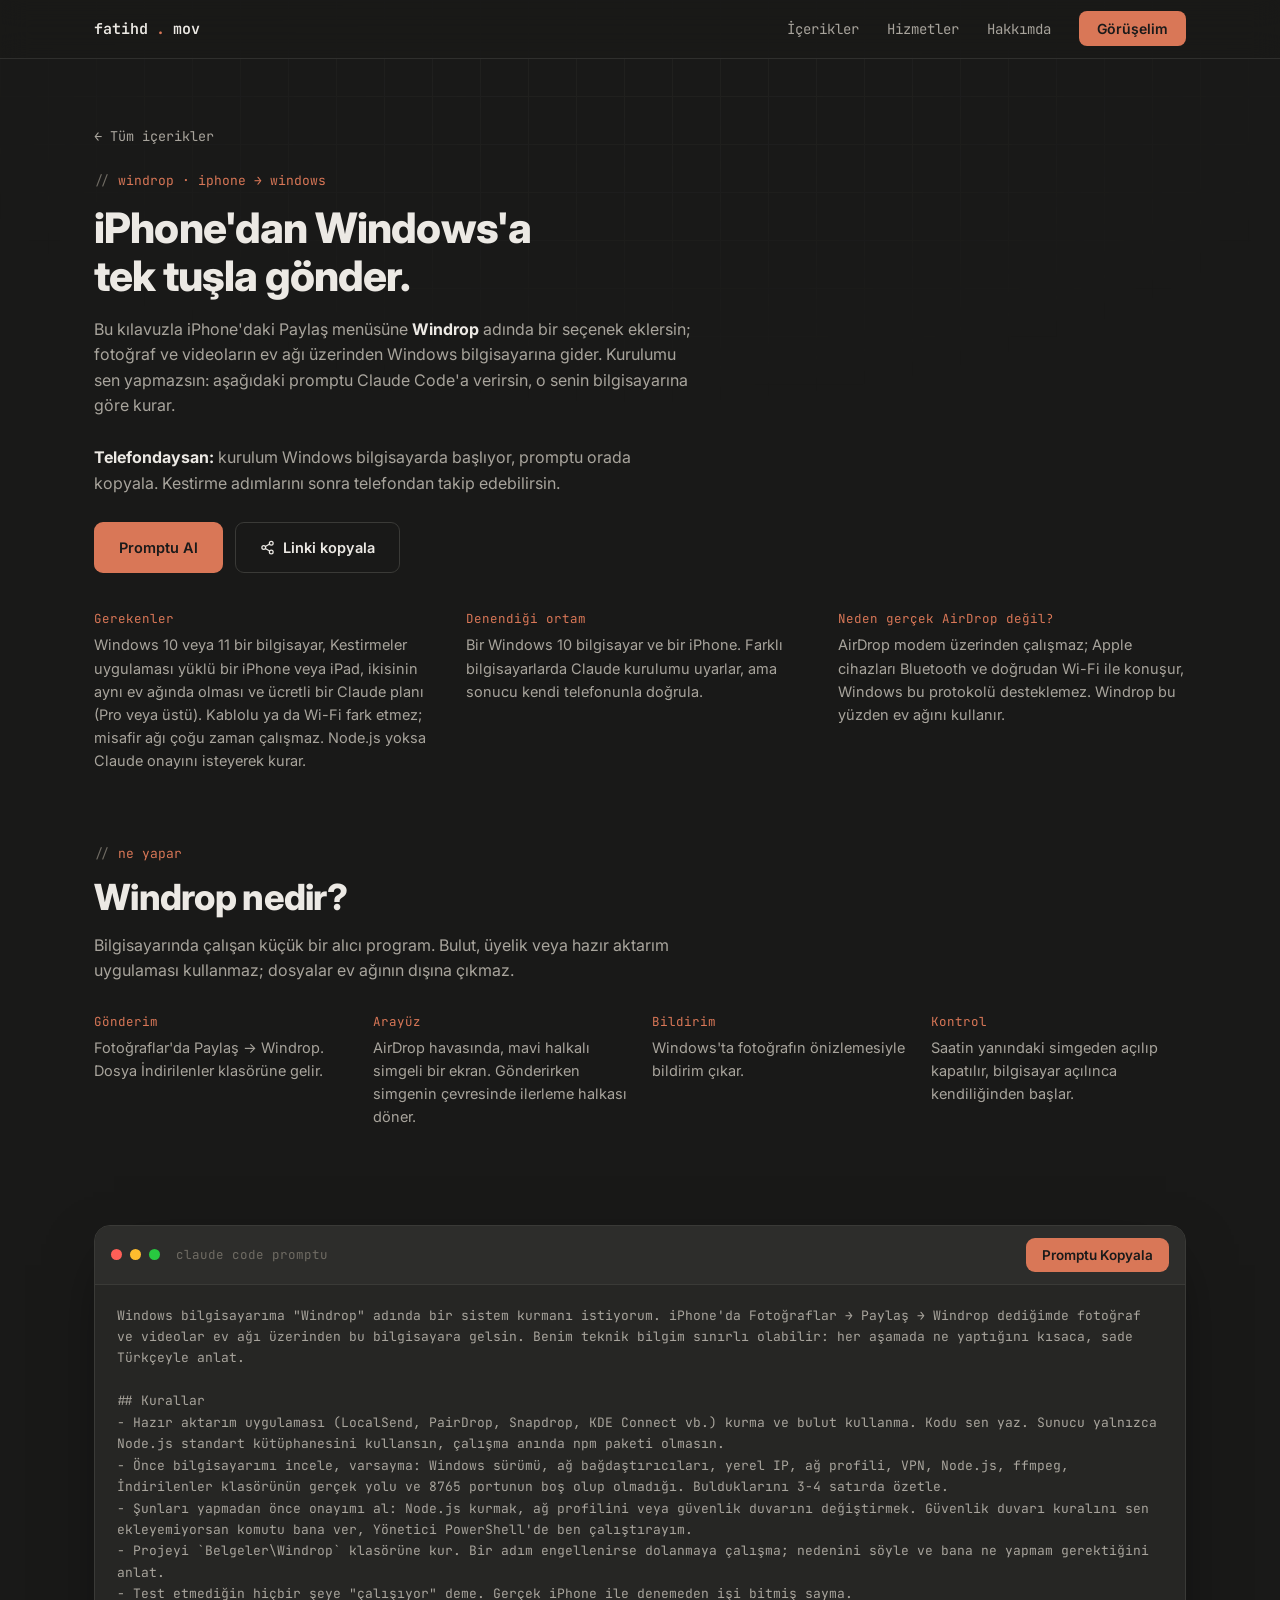
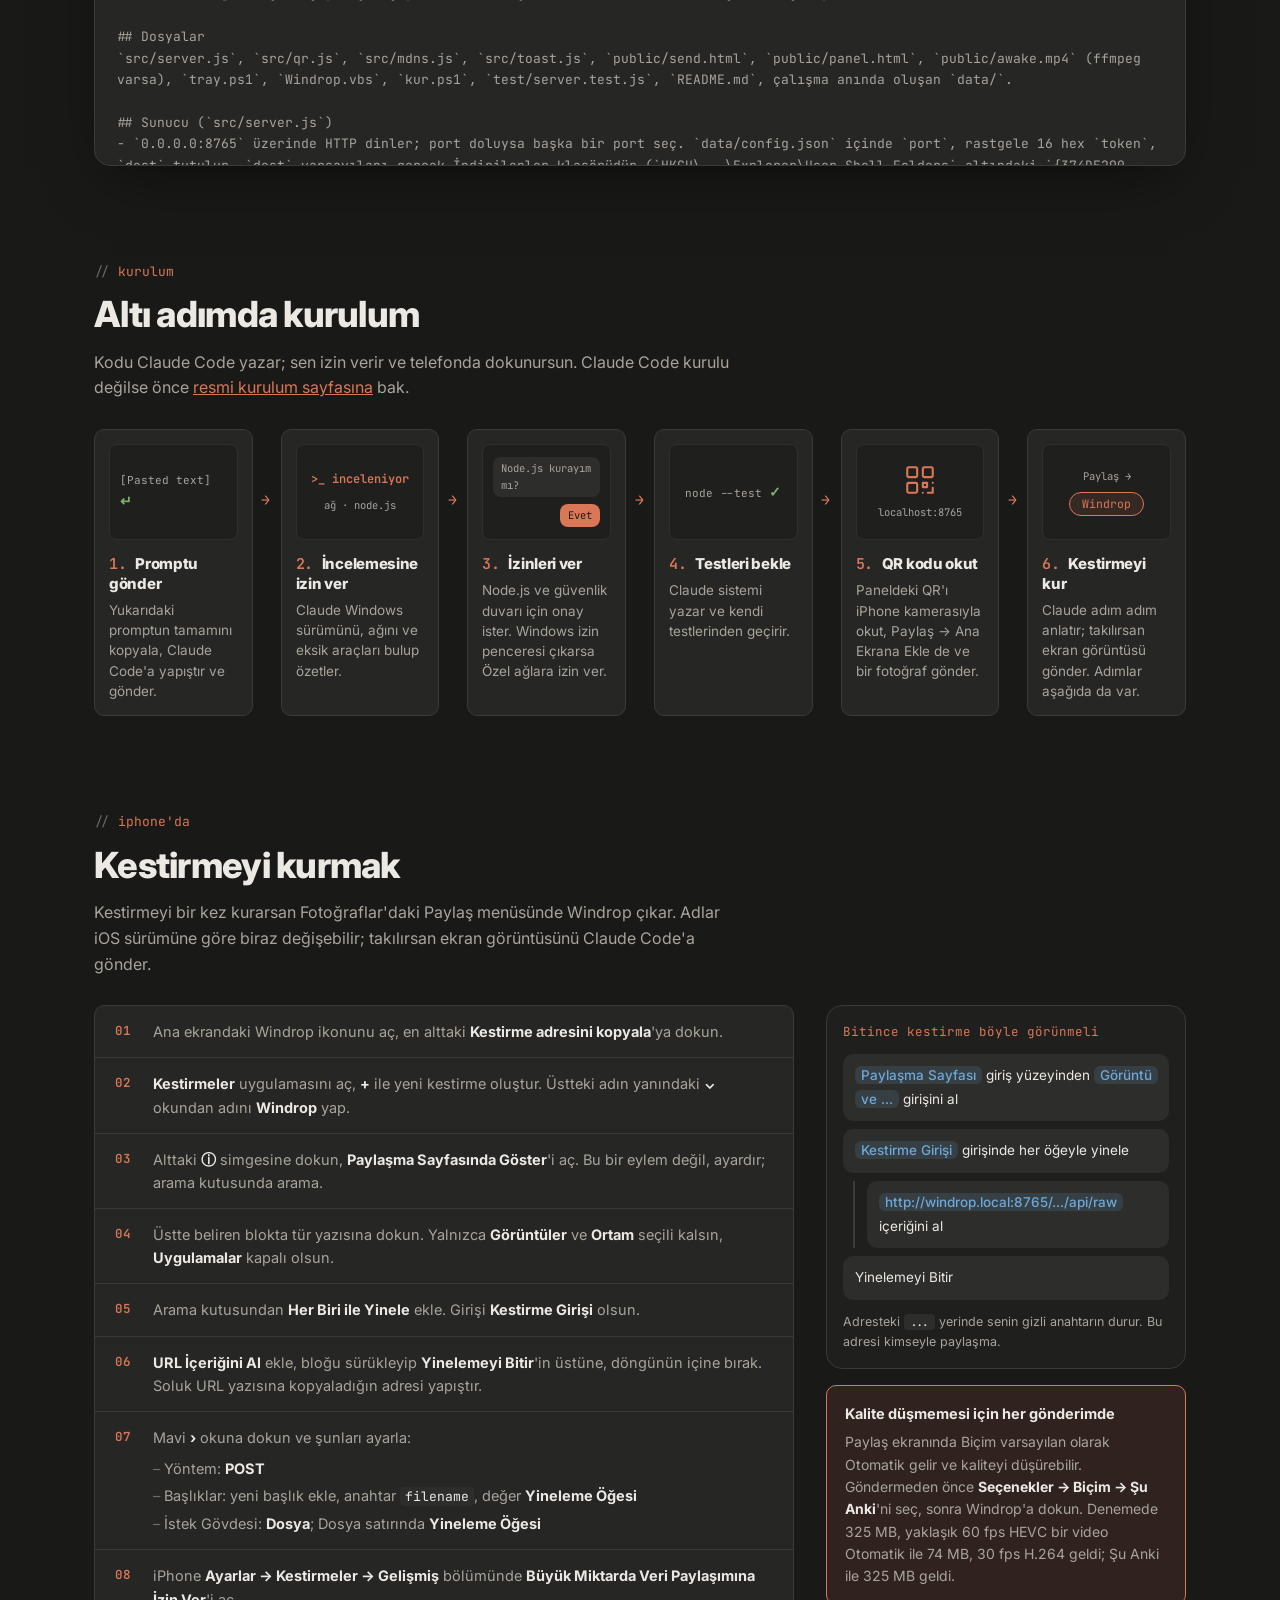
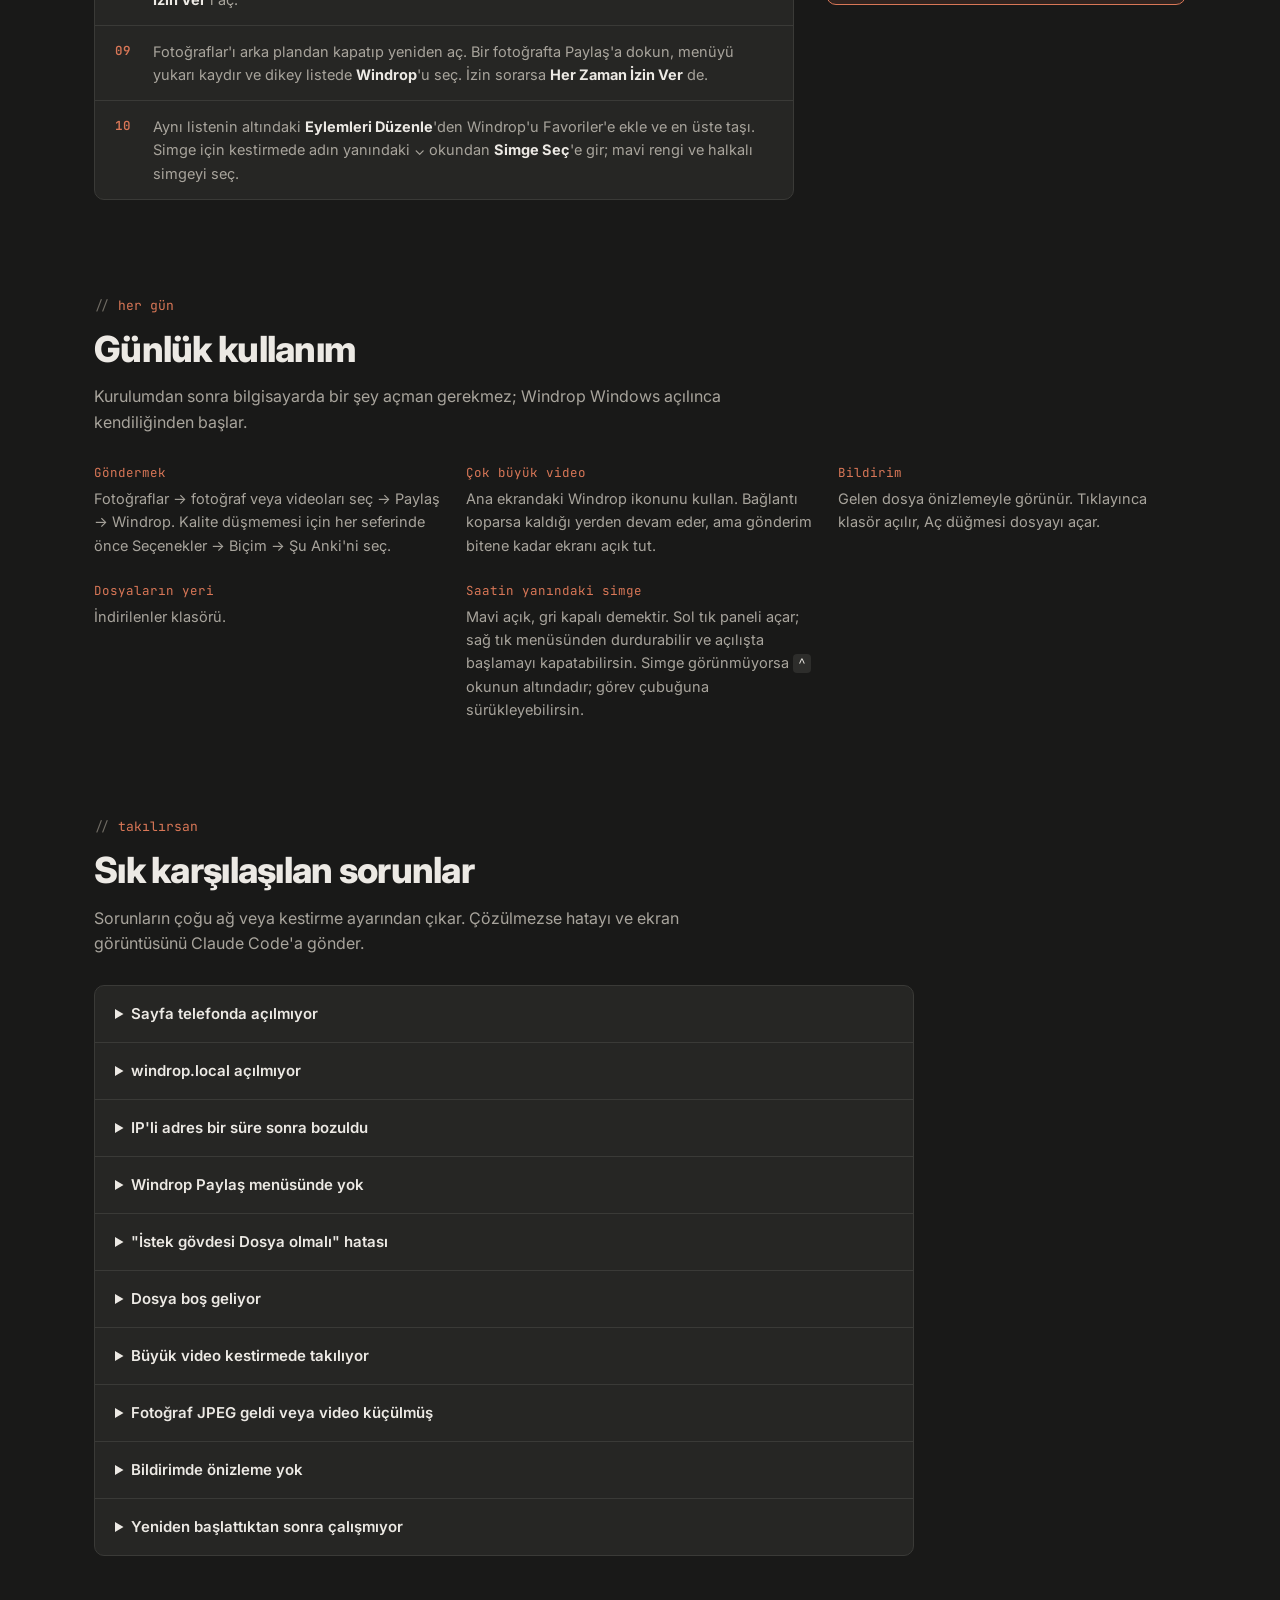
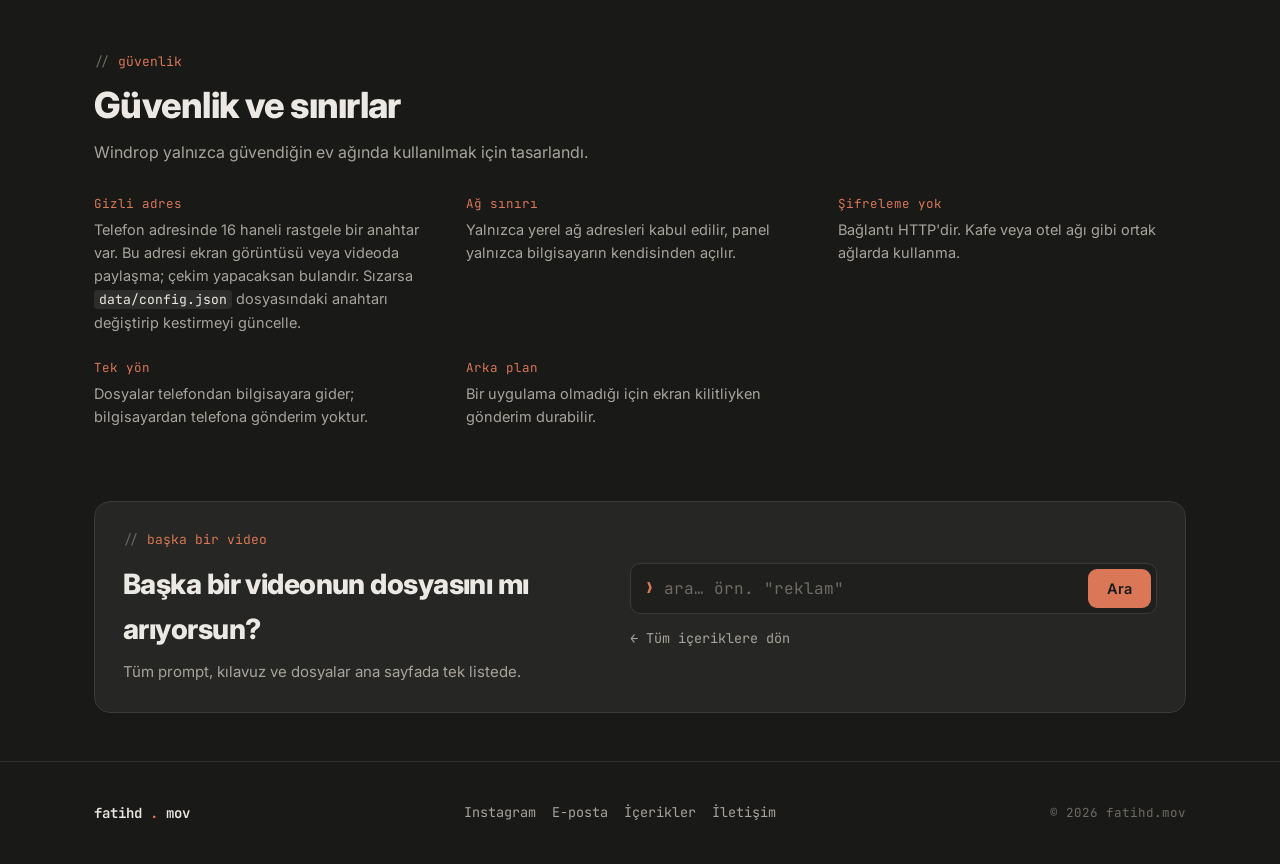
<file: windrop.html>
<!DOCTYPE html>
<html lang="tr">
<head>
<meta charset="UTF-8">
<meta name="viewport" content="width=device-width, initial-scale=1.0">
<title>Windrop: iPhone'dan Windows'a Gönder — fatihd.mov</title>
<meta name="description" content="Windrop'u Claude Code ile kur: iPhone'da Paylaş → Windrop deyince fotoğraf ve videolar ev ağından Windows bilgisayarına gelsin. Prompt, kurulum ve kestirme adımları.">
<meta property="og:type" content="website">
<meta property="og:site_name" content="fatihd.mov">
<meta property="og:url" content="https://fatihd.mov/windrop.html">
<meta property="og:image" content="https://fatihd.mov/assets/og/windrop.png">
<meta property="og:image:width" content="1200">
<meta property="og:image:height" content="630">
<meta name="twitter:card" content="summary_large_image">
<link rel="icon" href="data:image/svg+xml,<svg xmlns=%22http://www.w3.org/2000/svg%22 viewBox=%220 0 100 100%22><rect width=%22100%22 height=%22100%22 rx=%2222%22 fill=%22%23191918%22/><text x=%2250%22 y=%2266%22 font-size=%2258%22 text-anchor=%22middle%22 fill=%22%23d97757%22 font-family=%22monospace%22>&gt;_</text></svg>">
<link rel="stylesheet" href="css/style.css">
</head>
<body>

<nav class="nav">
  <div class="nav-inner">
    <a class="brand" href="index.html" aria-label="fatihd.mov ana sayfa">fatihd<span class="dot">.</span>mov</a>
    <ul class="nav-links" id="navLinks">
      <li><a href="index.html#icerikler">İçerikler</a></li>
      <li><a href="index.html#services">Hizmetler</a></li>
      <li><a href="index.html#about">Hakkımda</a></li>
      <li><a class="nav-cta" href="index.html#contact">Görüşelim</a></li>
    </ul>
    <button class="nav-toggle" id="navToggle" aria-label="Menüyü aç">☰</button>
  </div>
</nav>

<header class="wrap guide-hero">
  <div class="guide-intro">
    <a href="index.html#icerikler" class="back-link">← Tüm içerikler</a>
    <div class="section-eyebrow">windrop · iphone → windows</div>
    <h1>iPhone'dan Windows'a<br>tek tuşla gönder.</h1>
    <p>Bu kılavuzla iPhone'daki Paylaş menüsüne <strong>Windrop</strong> adında bir seçenek eklersin; fotoğraf ve videoların ev ağı üzerinden Windows bilgisayarına gider. Kurulumu sen yapmazsın: aşağıdaki promptu Claude Code'a verirsin, o senin bilgisayarına göre kurar.</p>
    <p><strong>Telefondaysan:</strong> kurulum Windows bilgisayarda başlıyor, promptu orada kopyala. Kestirme adımlarını sonra telefondan takip edebilirsin.</p>
    <div class="hero-ctas">
      <a href="#prompt" class="btn btn-primary">Promptu Al</a>
      <button type="button" class="btn btn-ghost" data-share><svg class="ico" viewBox="0 0 24 24" fill="none" stroke="currentColor" stroke-width="2" stroke-linecap="round" stroke-linejoin="round"><circle cx="18" cy="5" r="3"/><circle cx="6" cy="12" r="3"/><circle cx="18" cy="19" r="3"/><line x1="8.59" y1="13.51" x2="15.42" y2="17.49"/><line x1="15.41" y1="6.51" x2="8.59" y2="10.49"/></svg> <span class="only-touch">Bilgisayarına gönder</span><span class="only-mouse">Linki kopyala</span></button>
    </div>
    <dl class="guide-facts">
      <div>
        <dt>Gerekenler</dt>
        <dd>Windows 10 veya 11 bir bilgisayar, Kestirmeler uygulaması yüklü bir iPhone veya iPad, ikisinin aynı ev ağında olması ve ücretli bir Claude planı (Pro veya üstü). Kablolu ya da Wi-Fi fark etmez; misafir ağı çoğu zaman çalışmaz. Node.js yoksa Claude onayını isteyerek kurar.</dd>
      </div>
      <div>
        <dt>Denendiği ortam</dt>
        <dd>Bir Windows 10 bilgisayar ve bir iPhone. Farklı bilgisayarlarda Claude kurulumu uyarlar, ama sonucu kendi telefonunla doğrula.</dd>
      </div>
      <div>
        <dt>Neden gerçek AirDrop değil?</dt>
        <dd>AirDrop modem üzerinden çalışmaz; Apple cihazları Bluetooth ve doğrudan Wi-Fi ile konuşur, Windows bu protokolü desteklemez. Windrop bu yüzden ev ağını kullanır.</dd>
      </div>
    </dl>
  </div>
</header>

<section class="guide-section" id="nedir">
  <div class="wrap">
    <div class="section-eyebrow">ne yapar</div>
    <div class="section-head">
      <h2>Windrop nedir?</h2>
      <p>Bilgisayarında çalışan küçük bir alıcı program. Bulut, üyelik veya hazır aktarım uygulaması kullanmaz; dosyalar ev ağının dışına çıkmaz.</p>
    </div>

    <dl class="guide-facts four">
      <div>
        <dt>Gönderim</dt>
        <dd>Fotoğraflar'da Paylaş → Windrop. Dosya İndirilenler klasörüne gelir.</dd>
      </div>
      <div>
        <dt>Arayüz</dt>
        <dd>AirDrop havasında, mavi halkalı simgeli bir ekran. Gönderirken simgenin çevresinde ilerleme halkası döner.</dd>
      </div>
      <div>
        <dt>Bildirim</dt>
        <dd>Windows'ta fotoğrafın önizlemesiyle bildirim çıkar.</dd>
      </div>
      <div>
        <dt>Kontrol</dt>
        <dd>Saatin yanındaki simgeden açılıp kapatılır, bilgisayar açılınca kendiliğinden başlar.</dd>
      </div>
    </dl>
  </div>
</section>

<section class="guide-section" id="prompt">
  <div class="wrap">
    <div class="term prompt-sheet">
      <div class="term-bar">
        <span class="term-dot r"></span><span class="term-dot y"></span><span class="term-dot g"></span>
        <span class="term-title">claude code promptu</span>
        <button class="btn btn-primary prompt-copy" type="button" data-copy-from="windrop-prompt">Promptu Kopyala</button>
      </div>
      <pre id="windrop-prompt" tabindex="0">Windows bilgisayarıma "Windrop" adında bir sistem kurmanı istiyorum. iPhone'da Fotoğraflar → Paylaş → Windrop dediğimde fotoğraf ve videolar ev ağı üzerinden bu bilgisayara gelsin. Benim teknik bilgim sınırlı olabilir: her aşamada ne yaptığını kısaca, sade Türkçeyle anlat.

## Kurallar
- Hazır aktarım uygulaması (LocalSend, PairDrop, Snapdrop, KDE Connect vb.) kurma ve bulut kullanma. Kodu sen yaz. Sunucu yalnızca Node.js standart kütüphanesini kullansın, çalışma anında npm paketi olmasın.
- Önce bilgisayarımı incele, varsayma: Windows sürümü, ağ bağdaştırıcıları, yerel IP, ağ profili, VPN, Node.js, ffmpeg, İndirilenler klasörünün gerçek yolu ve 8765 portunun boş olup olmadığı. Bulduklarını 3-4 satırda özetle.
- Şunları yapmadan önce onayımı al: Node.js kurmak, ağ profilini veya güvenlik duvarını değiştirmek. Güvenlik duvarı kuralını sen ekleyemiyorsan komutu bana ver, Yönetici PowerShell'de ben çalıştırayım.
- Projeyi `Belgeler\Windrop` klasörüne kur. Bir adım engellenirse dolanmaya çalışma; nedenini söyle ve bana ne yapmam gerektiğini anlat.
- Test etmediğin hiçbir şeye "çalışıyor" deme. Gerçek iPhone ile denemeden işi bitmiş sayma.

## Dosyalar
`src/server.js`, `src/qr.js`, `src/mdns.js`, `src/toast.js`, `public/send.html`, `public/panel.html`, `public/awake.mp4` (ffmpeg varsa), `tray.ps1`, `Windrop.vbs`, `kur.ps1`, `test/server.test.js`, `README.md`, çalışma anında oluşan `data/`.

## Sunucu (`src/server.js`)
- `0.0.0.0:8765` üzerinde HTTP dinler; port doluysa başka bir port seç. `data/config.json` içinde `port`, rastgele 16 hex `token`, `dest` tutulur. `dest` varsayılanı gerçek İndirilenler klasörüdür (`HKCU\...\Explorer\User Shell Folders` altındaki `{374DE290-123F-4565-9140-6D6B6F0A5F2F}`; değer yoksa `%USERPROFILE%\Downloads`).
- Yalnızca özel ağ adreslerinden (127/8, 10/8, 172.16/12, 192.168/16, 169.254/16, IPv6 yerel) gelen isteği kabul et. Telefon yolları `/&lt;token&gt;/` altındadır; yanlış token 404 alır. Panel yalnızca loopback bağlantıda ve Host `localhost` veya `127.0.0.1` iken açılır.
- Kesilirse devam eden yükleme, önce sayfanın kullanacağı yol:
  - `POST /&lt;token&gt;/api/begin` gövdesi `{name,size,lastModified,key}`. `id`, ad+boyut+key karmasıdır. Aynı dosya daha önce tamamlandıysa `{done:true,savedAs}`; değilse `.part` dosyasının boyutunu `offset` olarak döndür. Boş alanı denetle, yetmezse 507 ver.
  - `POST /&lt;token&gt;/api/chunk?id=&amp;offset=` en çok 16 MB ham veri ve `X-CRC32` başlığı alır (`zlib.crc32`). CRC tutmazsa 422, offset yanlışsa veya başka parça işleniyorsa `{offset,busy}` ile 409 döner.
  - `POST /&lt;token&gt;/api/finish?id=` boyutu doğrular, dosyayı hedefe taşır ve varsa `lastModified` tarihini uygular.
- Kestirmenin kullanacağı yol: `POST /&lt;token&gt;/api/raw`. Gövde dosyanın kendisidir, ad `filename` başlığından gelir (yüzde kodlaması varsa çöz). Akış olarak diske yaz; yarım kalırsa geçici dosyayı sil. `multipart` gelirse "İstek gövdesi Dosya olmalı" diyen 415 döndür. Adda uzantı yoksa ilk baytlardan belirle: JPEG, PNG, GIF, WEBP, `ftyp` markasına göre HEIC, MOV veya MP4.
- Dosya adı güvenliği: yol bölümlerini at, `&lt;&gt;:"|?*` ve kontrol karakterlerini `_` yap, baştaki nokta ve boşluğu sil, CON/PRN/AUX/NUL/COM/LPT adlarının başına `_` koy, uzunluğu sınırla, Türkçe karakterleri koru. Asla üstüne yazma: `ad (2).uzantı` kullan ve taşımayı sıraya al. Geçici dosyalar hedef klasörde gizli `.windrop-tmp` içinde dursun, 7 günden eskiler temizlensin.
- Gelenleri `data/received.json`, olayları `data/windrop.log` dosyasına yaz. Hiçbir hata süreci düşürmesin. Port doluysa sessizce çık.
- Simgeyi Node ile PNG olarak üret: mavi gradyan (#5095FB → #3A7BF5) zemin, ortada beyaz nokta, çevresinde altı açık üç beyaz halka. `apple-touch-icon` olarak sun.

## Ağda bulunma (`src/mdns.js`)
Standart kütüphaneyle mDNS yanıtlayıcı yaz. `windrop.local` için A kaydı dönsün. Her LAN IPv4 arayüzüne ayrı soket aç (`reuseAddr`, `addMembership`, `setMulticastInterface`), 30 saniyede bir arayüzleri yenile, 5353 dışındaki kaynak porta tek yönlü (unicast) yanıt ver. VPN ve sanal bağdaştırıcıları atla. Bu kod hata verirse sunucu çalışmaya devam etsin.

## QR (`src/qr.js`)
Bağımlılıksız QR kodlayıcı yaz: bayt modu, hata düzeltme M, sürüm 1-10. Tuzak: hizalama desenlerini yalnızca üç köşe bulucunun üstündekilerde atla; zamanlama çizgisinin üstündekileri atlarsan sürüm 7 ve üstü bozulur. Testte kodu bağımsız bir çözücüyle doğrula (`jsqr`, yalnızca geçici test klasöründe).

## Telefon sayfası (`public/send.html`)
Mobil öncelikli, açık ve koyu temalı, Türkçe; `apple-mobile-web-app-capable` içersin.
- AirDrop havasında: ortada mavi simge, çevresinde dışa doğru yayılan halka animasyonu, altında Windrop başlığı. Simgeye dokunmak fotoğraf seçiciyi açar (`accept="image/*,video/*"`, `multiple`). Gönderirken simgenin çevresinde dairesel ilerleme halkası dönsün. Altta iOS tarzı liste satırı "Dosyalar'dan seç" (accept yok), dosya başına ilerleme, hız, kalan süre ve bağlantı durumu olsun.
- 8 MB'lık parçalarla XHR ile gönder. CRC32'yi JS ile hesapla, çünkü HTTP'de `crypto.subtle` yok. Bağlantı koparsa `begin` ile kaldığı yerden sınırsız dene, bekleme en çok 8 saniye olsun. `visibilitychange` ve `online` olaylarında hemen dene.
- Altta "Kestirme adresini kopyala" düğmesi: `new URL('api/raw', location.href)`. HTTP'de `navigator.clipboard` yok; `document.execCommand('copy')` kullan, başarısızsa adresi seçilebilir yazı olarak göster.
- Ekran açık kalsın diye gönderim sırasında sessiz, döngülü, çok küçük `awake.mp4` oynat. Dosyayı ffmpeg ile üret; yoksa bu özelliği atla ve ekranı açık tutmamı söyle.

## Bilgisayar paneli (`public/panel.html`)
`http://localhost:8765`, telefon sayfasıyla aynı AirDrop havasında: üstte halkalı simge, başlık ve durum yazısı; alım sırasında dairesel ilerleme. Altta iOS tarzı gruplu listeler: "Ad ile" ve "IP ile" sekmeli QR kod, klasörü açma satırı, tür simgeli son gelen dosyalar, açılır kestirme adımları. Sistemin açık ve koyu temasına uysun, 1,5 saniyede bir `/api/state` ile yenilensin, simge önbelleğe takılmasın (`no-cache`).

## Bildirim (`src/toast.js`)
- `HKCU\Software\Classes\AppUserModelId\Windrop` altına `DisplayName` ve `IconUri` yaz (yönetici gerekmez), yoksa bildirim "Windows PowerShell" görünür.
- PowerShell ile WinRT toast göster. Toast XML'ini ortam değişkeniyle ve XML kaçışlı aktar; dosya adı asla komut olarak çalışmasın. Script `-EncodedCommand` ile çalışsın, `$ProgressPreference='SilentlyContinue'` olsun, stderr'e değil çıkış koduna bak.
- Tıklayınca klasör açılsın (`activationType="protocol"`, `file:///` URI); "Aç" ve "Klasörü göster" düğmeleri olsun. Dosyalar 2,5 saniye içinde toplu bildirilsin.
- Önizleme için ffmpeg ile 640x480 JPEG üret (`data/thumbs`, 1 gün sonra silinir). Tuzak: iPhone HEIC dosyaları karo ızgarasıdır, `-vf` ile aynı anda çalışmaz; önce filtresiz tam JPEG'e çevir, sonra küçült. ffmpeg yoksa yalnızca küçük JPEG/PNG/GIF önizlensin, gönderim etkilenmesin.

## Bildirim alanı simgesi (`tray.ps1`)
- PowerShell ile WinForms `NotifyIcon`. Açıkken mavi, kapalıyken gri; koddan çizilmiş yuvarlak köşeli kare, beyaz nokta ve altı açık halkalar. Sistem ikon boyutunda çiz; 24 pikselin altında iki kalın halka kullan. Sol tık paneli açar.
- Sağ tık menüsü: Paneli aç, Gelenler klasörünü aç, Windrop'u durdur/başlat, Windows açılışında başlat (işaretli), Çıkış.
- Mutex ile tek kopya çalışsın. Sunucuyu gizli başlat, 3 saniyede bir denetle, kapanmışsa ve kullanıcı durdurmadıysa yeniden başlat. Durdururken portun sahibini komut satırında `src\server.js` var mı diye doğrula.
- Dosya UTF-8 BOM ile kaydedilmeli, yoksa Windows PowerShell 5.1 Türkçe karakterleri bozar.
- `Windrop.vbs` simgeyi pencere açmadan başlatır (`powershell -NoProfile -STA -WindowStyle Hidden -ExecutionPolicy Bypass -File tray.ps1`). VBScript kapalıysa `kur.ps1` kısayolları doğrudan bu komutla oluştursun.
- `kur.ps1` Masaüstü ve Başlangıç kısayollarını oluşturup simgeyi başlatsın; `-Kaldir` ile ikisini de kaldırsın.

## Test et
`node --test` ile şunları doğrula: yanlış token, 50 MB dosyanın SHA-256 eşleşmesi ve tarihi, bozuk CRC, yanlış offset, sunucu yeniden başladıktan sonra devam, aynı dosyanın kopyalanmaması, aynı adlı farklı dosya, zararlı dosya adları, Türkçe ad, boş dosya, kestirme yolu, yarım kalan yükleme, panelin dışarıya kapalı olması, mDNS yanıtı, QR çözümü, toast XML kaçışı. Testler geçici klasör ve ayrı port kullansın, İndirilenler'e yazmasın. Sayfanın gönderimini tarayıcıda da dene: 200 MB gönderirken sunucuyu öldür, kendiliğinden tamamlanmalı. Simgede sunucu öldürülünce geri geldiğini ve ikinci açılışta ikinci kopya çıkmadığını doğrula. Bir gerçek bildirim göster.

## Kurulumu bitir ve benimle telefonu bağla
1. Ağ profilini kontrol et, Özel değilse onayımla düzelt. Node.js için 8765/TCP ve 5353/UDP gelen trafiğine yalnızca Özel ağda izin verilmesini sağla. Windows izin penceresi çıkarsa Özel ağlar için izin vermemi söyle.
2. `kur.ps1` ile açılış ve Masaüstü kısayollarını kur, paneli aç. Simge `^` okunun altında olabilir; görev çubuğuna sürükleyebileceğimi söyle.
3. Bana QR'ı okutmamı, sayfayı Safari'de açmamı, Paylaş → Ana Ekrana Ekle demem gerektiğini anlat ve küçük bir fotoğraf göndermemi iste. Geldiğini `data/windrop.log` dosyasından doğrula. `windrop.local` açılmazsa IP ile QR'ı kullandır.
4. Kestirmeyi aşağıdaki adımlarla, her seferinde 1-2 adım vererek kurdur. Ekran görüntüsü atarsam ona göre yönlendir; iOS adları sürüme göre değişebilir, atılan ekrandaki adı kullan:
   - Windrop sayfasında "Kestirme adresini kopyala"ya dokun.
   - Kestirmeler → + → adını **Windrop** yap (üstteki ad → ⌄ → Yeniden Adlandır).
   - Alttaki ⓘ → **Paylaşma Sayfasında Göster**'i aç. Üst blokta tür olarak yalnızca **Görüntüler** ve **Ortam** (Medya) seçili kalsın; **Uygulamalar** kapalı olsun.
   - **Her Biri ile Yinele** ekle, girişi **Kestirme Girişi** olsun.
   - **URL İçeriğini Al** ekle, bloğu döngünün **içine** taşı, adresi yapıştır. Mavi oktan: Yöntem **POST**; Başlıklar: `filename` = **Yineleme Öğesi**; İstek Gövdesi: **Dosya**, Dosya = **Yineleme Öğesi**.
   - iPhone Ayarlar → Kestirmeler → Gelişmiş → Büyük Miktarda Veri Paylaşımına İzin Ver.
   - Fotoğraflar'ı kapatıp aç. Paylaş → menüyü yukarı kaydır → dikey listede Windrop'a dokun. İzin sorarsa Her Zaman İzin Ver.
   - Bana açıkça söyle: Paylaş ekranında Biçim varsayılan olarak Otomatik gelir ve kaliteyi düşürebilir. Kalite düşmemesi için her gönderimde Seçenekler → Biçim → Şu Anki seçilmelidir. Denemede 325 MB, 60 fps HEVC bir video Otomatik ile 74 MB, 30 fps H.264 geldi; Şu Anki ile 325 MB geldi.
   - Eylemleri Düzenle → Windrop'u Favoriler'e ekleyip en üste taşı. Simge için üstteki ad → ⌄ → Simge Seç: mavi renk ve halkalı simge.
5. Bilinen karışıklıklar: Windrop, AirDrop'un olduğu üst sırada veya "Diğer → Uygulamalar" listesinde çıkmaz, çünkü orada yalnızca gerçek uygulamalar olur; dikey listeye bakılmalı. Arama kutusunda "Paylaşma Sayfası" diye bir eylem aranmaz, o bir ayardır.
6. Son kontrol: gerçek bir fotoğraf ve bir video gönderildi mi, videonun bilgisayardaki boyutu Fotoğraflar'daki boyutla aynı mı (iOS videoyu göndermeden önce küçültebilir; öyleyse Paylaş → Seçenekler → Biçim → Şu Anki'ni seçtir), bildirim önizlemeli çıktı mı, tıklama klasörü açtı mı, simge menüsü çalışıyor mu? Doğrulanmayanı açıkça söyle. Kısa README bırak: kullanım, kapatma, kaldırma.</pre>
    </div>
  </div>
</section>

<section class="guide-section" id="kurulum">
  <div class="wrap">
    <div class="section-eyebrow">kurulum</div>
    <div class="section-head">
      <h2>Altı adımda kurulum</h2>
      <p>Kodu Claude Code yazar; sen izin verir ve telefonda dokunursun. Claude Code kurulu değilse önce <a href="https://code.claude.com/docs/en/setup" target="_blank" rel="noopener">resmi kurulum sayfasına</a> bak.</p>
    </div>

    <ol class="flow">
      <li class="flow-step">
        <div class="flow-visual" aria-hidden="true">
          <span class="flow-paste">[Pasted text] <b>↵</b></span>
        </div>
        <h3>Promptu gönder</h3>
        <p>Yukarıdaki promptun tamamını kopyala, Claude Code'a yapıştır ve gönder.</p>
      </li>

      <li class="flow-step">
        <div class="flow-visual" aria-hidden="true">
          <span class="flow-app">&gt;_ inceleniyor</span>
          <span class="flow-label">ağ · node.js</span>
        </div>
        <h3>İncelemesine izin ver</h3>
        <p>Claude Windows sürümünü, ağını ve eksik araçları bulup özetler.</p>
      </li>

      <li class="flow-step">
        <div class="flow-visual" aria-hidden="true">
          <span class="flow-bubble">Node.js kurayım mı?</span>
          <span class="flow-bubble me">Evet</span>
        </div>
        <h3>İzinleri ver</h3>
        <p>Node.js ve güvenlik duvarı için onay ister. Windows izin penceresi çıkarsa Özel ağlara izin ver.</p>
      </li>

      <li class="flow-step">
        <div class="flow-visual" aria-hidden="true">
          <span class="flow-paste">node --test <b>✓</b></span>
        </div>
        <h3>Testleri bekle</h3>
        <p>Claude sistemi yazar ve kendi testlerinden geçirir.</p>
      </li>

      <li class="flow-step">
        <div class="flow-visual" aria-hidden="true">
          <svg class="flow-icon" viewBox="0 0 24 24" fill="none" stroke="currentColor" stroke-width="1.5" stroke-linecap="round" stroke-linejoin="round"><rect x="3" y="3" width="7" height="7" rx="1"/><rect x="14" y="3" width="7" height="7" rx="1"/><rect x="3" y="14" width="7" height="7" rx="1"/><path d="M14 14h3v3h-3zM21 14v.01M14 21h.01M17.5 21H21v-3.5"/></svg>
          <span class="flow-label">localhost:8765</span>
        </div>
        <h3>QR kodu okut</h3>
        <p>Paneldeki QR'ı iPhone kamerasıyla okut, Paylaş → Ana Ekrana Ekle de ve bir fotoğraf gönder.</p>
      </li>

      <li class="flow-step">
        <div class="flow-visual" aria-hidden="true">
          <span class="flow-label">Paylaş →</span>
          <span class="flow-pill">Windrop</span>
        </div>
        <h3>Kestirmeyi kur</h3>
        <p>Claude adım adım anlatır; takılırsan ekran görüntüsü gönder. Adımlar aşağıda da var.</p>
      </li>
    </ol>
  </div>
</section>

<section class="guide-section" id="kestirme">
  <div class="wrap">
    <div class="section-eyebrow">iphone'da</div>
    <div class="section-head">
      <h2>Kestirmeyi kurmak</h2>
      <p>Kestirmeyi bir kez kurarsan Fotoğraflar'daki Paylaş menüsünde Windrop çıkar. Adlar iOS sürümüne göre biraz değişebilir; takılırsan ekran görüntüsünü Claude Code'a gönder.</p>
    </div>

    <div class="shortcut-layout">
      <ol class="guide-steps">
        <li>Ana ekrandaki Windrop ikonunu aç, en alttaki <strong>Kestirme adresini kopyala</strong>'ya dokun.</li>
        <li><strong>Kestirmeler</strong> uygulamasını aç, <strong>+</strong> ile yeni kestirme oluştur. Üstteki adın yanındaki <strong>⌄</strong> okundan adını <strong>Windrop</strong> yap.</li>
        <li>Alttaki <strong>ⓘ</strong> simgesine dokun, <strong>Paylaşma Sayfasında Göster</strong>'i aç. Bu bir eylem değil, ayardır; arama kutusunda arama.</li>
        <li>Üstte beliren blokta tür yazısına dokun. Yalnızca <strong>Görüntüler</strong> ve <strong>Ortam</strong> seçili kalsın, <strong>Uygulamalar</strong> kapalı olsun.</li>
        <li>Arama kutusundan <strong>Her Biri ile Yinele</strong> ekle. Girişi <strong>Kestirme Girişi</strong> olsun.</li>
        <li><strong>URL İçeriğini Al</strong> ekle, bloğu sürükleyip <strong>Yinelemeyi Bitir</strong>'in üstüne, döngünün içine bırak. Soluk URL yazısına kopyaladığın adresi yapıştır.</li>
        <li>Mavi <strong>›</strong> okuna dokun ve şunları ayarla:
          <ul>
            <li>Yöntem: <strong>POST</strong></li>
            <li>Başlıklar: yeni başlık ekle, anahtar <code>filename</code>, değer <strong>Yineleme Öğesi</strong></li>
            <li>İstek Gövdesi: <strong>Dosya</strong>; Dosya satırında <strong>Yineleme Öğesi</strong></li>
          </ul>
        </li>
        <li>iPhone <strong>Ayarlar → Kestirmeler → Gelişmiş</strong> bölümünde <strong>Büyük Miktarda Veri Paylaşımına İzin Ver</strong>'i aç.</li>
        <li>Fotoğraflar'ı arka plandan kapatıp yeniden aç. Bir fotoğrafta Paylaş'a dokun, menüyü yukarı kaydır ve dikey listede <strong>Windrop</strong>'u seç. İzin sorarsa <strong>Her Zaman İzin Ver</strong> de.</li>
        <li>Aynı listenin altındaki <strong>Eylemleri Düzenle</strong>'den Windrop'u Favoriler'e ekle ve en üste taşı. Simge için kestirmede adın yanındaki ⌄ okundan <strong>Simge Seç</strong>'e gir; mavi rengi ve halkalı simgeyi seç.</li>
      </ol>

      <aside class="shortcut-aside">
        <div class="shortcut-mock">
          <div class="shortcut-mock-title">Bitince kestirme böyle görünmeli</div>
          <div class="sc-action"><span class="sc-var">Paylaşma Sayfası</span> giriş yüzeyinden <span class="sc-var">Görüntü ve ...</span> girişini al</div>
          <div class="sc-action"><span class="sc-var">Kestirme Girişi</span> girişinde her öğeyle yinele</div>
          <div class="sc-loop">
            <div class="sc-action"><span class="sc-var">http://windrop.local:8765/.../api/raw</span> içeriğini al</div>
          </div>
          <div class="sc-action">Yinelemeyi Bitir</div>
          <p class="shortcut-mock-note">Adresteki <code>...</code> yerinde senin gizli anahtarın durur. Bu adresi kimseyle paylaşma.</p>
        </div>

        <div class="guide-note">
          <strong>Kalite düşmemesi için her gönderimde</strong>
          <p>Paylaş ekranında Biçim varsayılan olarak Otomatik gelir ve kaliteyi düşürebilir. Göndermeden önce <strong>Seçenekler → Biçim → Şu Anki</strong>'ni seç, sonra Windrop'a dokun. Denemede 325 MB, yaklaşık 60 fps HEVC bir video Otomatik ile 74 MB, 30 fps H.264 geldi; Şu Anki ile 325 MB geldi.</p>
        </div>
      </aside>
    </div>
  </div>
</section>

<section class="guide-section" id="kullanim">
  <div class="wrap">
    <div class="section-eyebrow">her gün</div>
    <div class="section-head">
      <h2>Günlük kullanım</h2>
      <p>Kurulumdan sonra bilgisayarda bir şey açman gerekmez; Windrop Windows açılınca kendiliğinden başlar.</p>
    </div>

    <dl class="guide-facts">
      <div>
        <dt>Göndermek</dt>
        <dd>Fotoğraflar → fotoğraf veya videoları seç → Paylaş → Windrop. Kalite düşmemesi için her seferinde önce Seçenekler → Biçim → Şu Anki'ni seç.</dd>
      </div>
      <div>
        <dt>Çok büyük video</dt>
        <dd>Ana ekrandaki Windrop ikonunu kullan. Bağlantı koparsa kaldığı yerden devam eder, ama gönderim bitene kadar ekranı açık tut.</dd>
      </div>
      <div>
        <dt>Bildirim</dt>
        <dd>Gelen dosya önizlemeyle görünür. Tıklayınca klasör açılır, Aç düğmesi dosyayı açar.</dd>
      </div>
      <div>
        <dt>Dosyaların yeri</dt>
        <dd>İndirilenler klasörü.</dd>
      </div>
      <div>
        <dt>Saatin yanındaki simge</dt>
        <dd>Mavi açık, gri kapalı demektir. Sol tık paneli açar; sağ tık menüsünden durdurabilir ve açılışta başlamayı kapatabilirsin. Simge görünmüyorsa <code>^</code> okunun altındadır; görev çubuğuna sürükleyebilirsin.</dd>
      </div>
    </dl>
  </div>
</section>

<section class="guide-section" id="sorunlar">
  <div class="wrap">
    <div class="section-eyebrow">takılırsan</div>
    <div class="section-head">
      <h2>Sık karşılaşılan sorunlar</h2>
      <p>Sorunların çoğu ağ veya kestirme ayarından çıkar. Çözülmezse hatayı ve ekran görüntüsünü Claude Code'a gönder.</p>
    </div>

    <div class="guide-faq">
      <details>
        <summary>Sayfa telefonda açılmıyor</summary>
        <p><strong>Neden:</strong> Güvenlik duvarı, farklı ağ veya VPN.<br><strong>Çözüm:</strong> Windows izin penceresinde Özel ağlara izin ver, telefon aynı ağda olsun, VPN'i kapat.</p>
      </details>
      <details>
        <summary>windrop.local açılmıyor</summary>
        <p><strong>Neden:</strong> Modem cihaz adı duyurularını geçirmiyor.<br><strong>Çözüm:</strong> Paneldeki IP ile QR'ı kullan; kestirmede de IP'li adresi yapıştır.</p>
      </details>
      <details>
        <summary>IP'li adres bir süre sonra bozuldu</summary>
        <p><strong>Neden:</strong> Modem bilgisayara yeni IP verdi.<br><strong>Çözüm:</strong> Modemde bilgisayara sabit IP ayır veya paneldeki yeni adresi kullan.</p>
      </details>
      <details>
        <summary>Windrop Paylaş menüsünde yok</summary>
        <p><strong>Neden:</strong> Dosya türü kapalı veya yanlış listeye bakılıyor. Windrop, AirDrop'un olduğu üst sırada çıkmaz; oraya yalnızca gerçek uygulamalar girebilir.<br><strong>Çözüm:</strong> Görüntüler ve Ortam'ı aç, Fotoğraflar'ı yeniden başlat, alttaki dikey listeye bak.</p>
      </details>
      <details>
        <summary>"İstek gövdesi Dosya olmalı" hatası</summary>
        <p><strong>Neden:</strong> İstek Gövdesi Form olarak kalmış.<br><strong>Çözüm:</strong> Dosya yap, Yineleme Öğesi'ni seç.</p>
      </details>
      <details>
        <summary>Dosya boş geliyor</summary>
        <p><strong>Neden:</strong> Dosya satırı seçilmemiş.<br><strong>Çözüm:</strong> Değişken Seç → Yineleme Öğesi.</p>
      </details>
      <details>
        <summary>Büyük video kestirmede takılıyor</summary>
        <p><strong>Neden:</strong> Kestirmeler büyük dosyada zorlanabilir.<br><strong>Çözüm:</strong> Ana ekrandaki Windrop ikonundan gönder.</p>
      </details>
      <details>
        <summary>Fotoğraf JPEG geldi veya video küçülmüş</summary>
        <p><strong>Neden:</strong> iOS dosyayı göndermeden önce dönüştürüyor; kestirmede de olabilir.<br><strong>Çözüm:</strong> Paylaş → Seçenekler → Biçim → Şu Anki'ni seç. Olmazsa dosyayı Dosyalar'a kaydet ve Windrop sayfasında Dosyalar'dan seç'i kullan.</p>
      </details>
      <details>
        <summary>Bildirimde önizleme yok</summary>
        <p><strong>Neden:</strong> ffmpeg kurulu değil.<br><strong>Çözüm:</strong> Gönderim etkilenmez. Önizleme istiyorsan Claude Code'a kurdur.</p>
      </details>
      <details>
        <summary>Yeniden başlattıktan sonra çalışmıyor</summary>
        <p><strong>Neden:</strong> Açılış kısayolu yok.<br><strong>Çözüm:</strong> Simge menüsünde Windows açılışında başlat'ı işaretle.</p>
      </details>
    </div>
  </div>
</section>

<section class="guide-section" id="guvenlik">
  <div class="wrap">
    <div class="section-eyebrow">güvenlik</div>
    <div class="section-head">
      <h2>Güvenlik ve sınırlar</h2>
      <p>Windrop yalnızca güvendiğin ev ağında kullanılmak için tasarlandı.</p>
    </div>

    <dl class="guide-facts">
      <div>
        <dt>Gizli adres</dt>
        <dd>Telefon adresinde 16 haneli rastgele bir anahtar var. Bu adresi ekran görüntüsü veya videoda paylaşma; çekim yapacaksan bulandır. Sızarsa <code>data/config.json</code> dosyasındaki anahtarı değiştirip kestirmeyi güncelle.</dd>
      </div>
      <div>
        <dt>Ağ sınırı</dt>
        <dd>Yalnızca yerel ağ adresleri kabul edilir, panel yalnızca bilgisayarın kendisinden açılır.</dd>
      </div>
      <div>
        <dt>Şifreleme yok</dt>
        <dd>Bağlantı HTTP'dir. Kafe veya otel ağı gibi ortak ağlarda kullanma.</dd>
      </div>
      <div>
        <dt>Tek yön</dt>
        <dd>Dosyalar telefondan bilgisayara gider; bilgisayardan telefona gönderim yoktur.</dd>
      </div>
      <div>
        <dt>Arka plan</dt>
        <dd>Bir uygulama olmadığı için ekran kilitliyken gönderim durabilir.</dd>
      </div>
    </dl>
  </div>
</section>

<section class="guide-section guide-next">
  <div class="wrap">
    <div class="next-card">
      <div>
        <div class="section-eyebrow">başka bir video</div>
        <h2>Başka bir videonun dosyasını mı arıyorsun?</h2>
        <p>Tüm prompt, kılavuz ve dosyalar ana sayfada tek listede.</p>
      </div>
      <div>
        <form class="next-search" action="index.html" method="get" role="search">
          <span class="finder-chev" aria-hidden="true">❯</span>
          <input type="search" name="q" placeholder='ara… örn. "reklam"' aria-label="Videolarda ara" enterkeyhint="search" autocomplete="off">
          <button type="submit" class="btn btn-primary">Ara</button>
        </form>
        <a href="index.html#icerikler" class="back-link">← Tüm içeriklere dön</a>
      </div>
    </div>
  </div>
</section>
<footer>
  <div class="wrap footer-inner">
    <div class="brand">fatihd<span class="dot" style="color:#d97757;">.</span>mov</div>
    <div class="social-row">
      <a href="https://instagram.com/fatihd.mov" target="_blank" rel="noopener">Instagram</a>
      <a href="mailto:contact.fatihdemirel@gmail.com">E-posta</a>
      <a href="index.html#icerikler">İçerikler</a>
      <a href="index.html#contact">İletişim</a>
    </div>
    <div class="copyright">© <span id="year"></span> fatihd.mov</div>
  </div>
</footer>

<script src="js/main.js"></script>
<script>document.getElementById('year').textContent = new Date().getFullYear();</script>
</body>
</html>
</file>
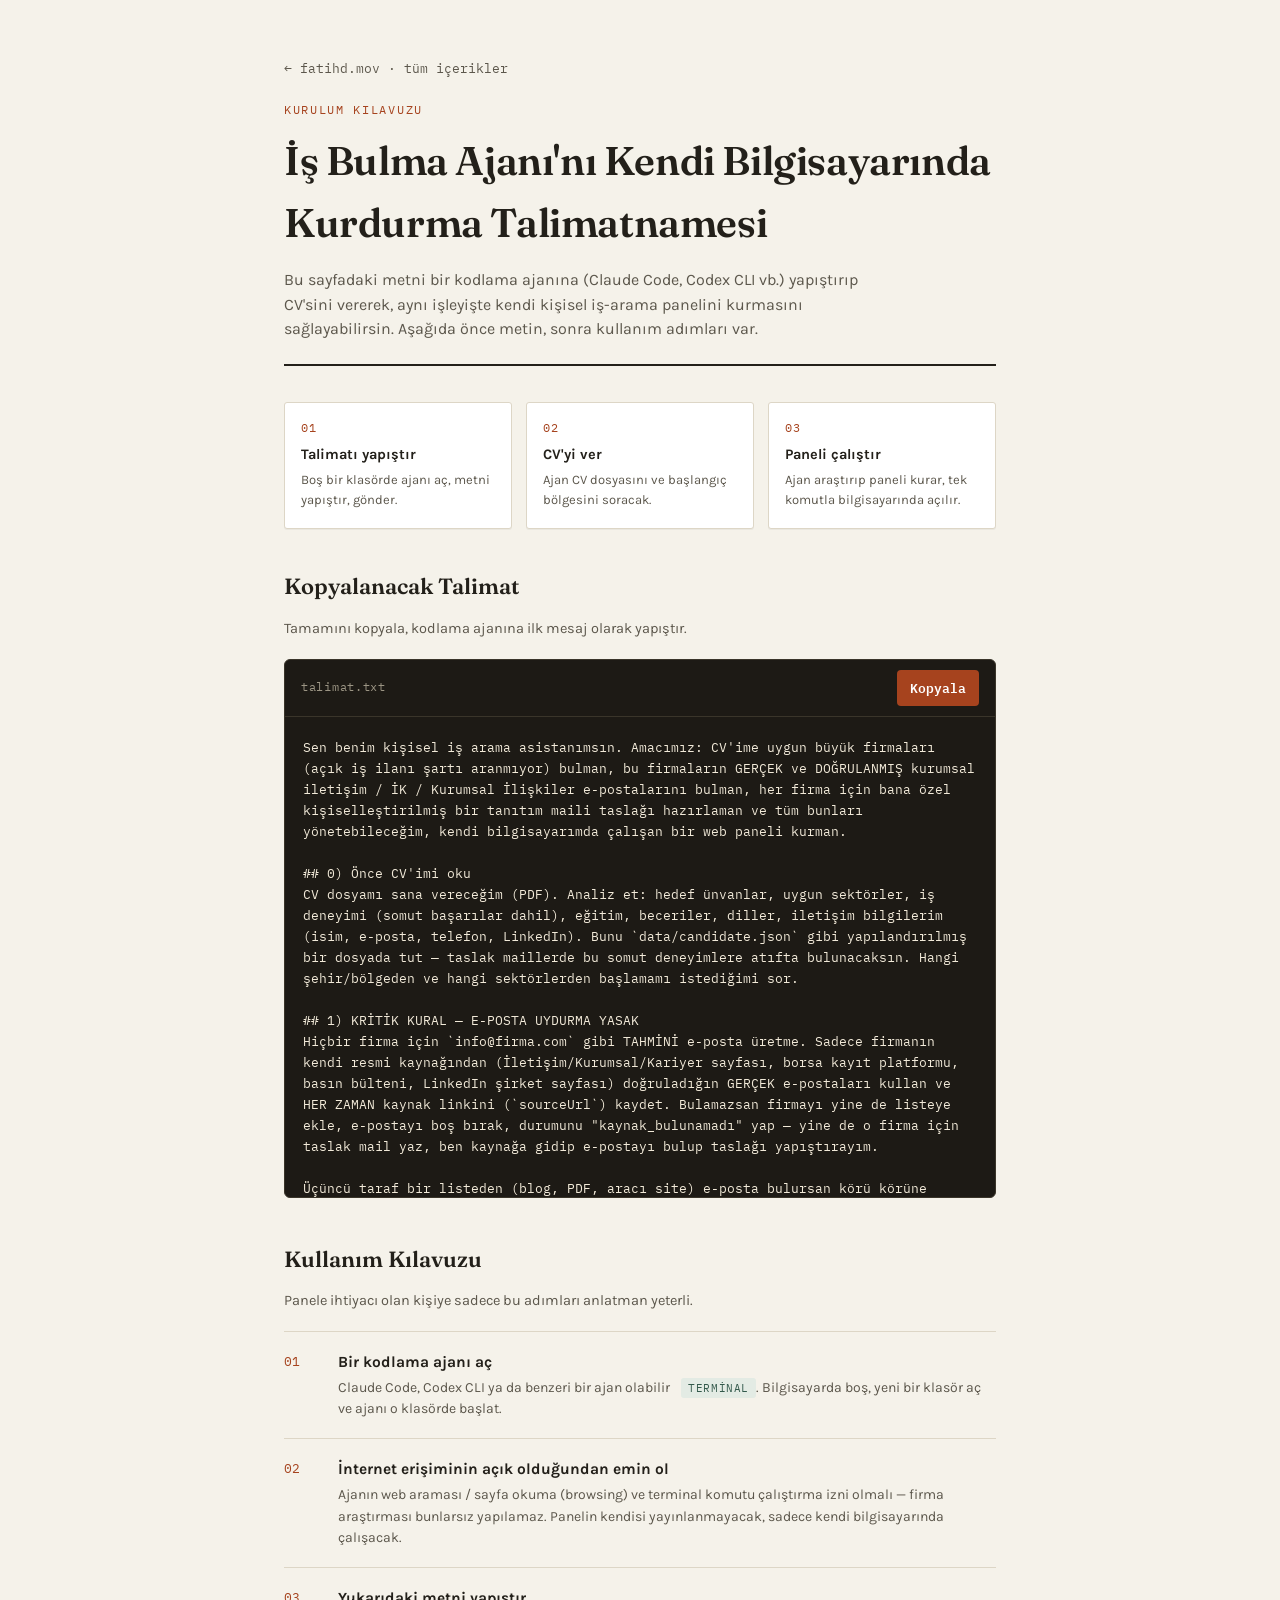
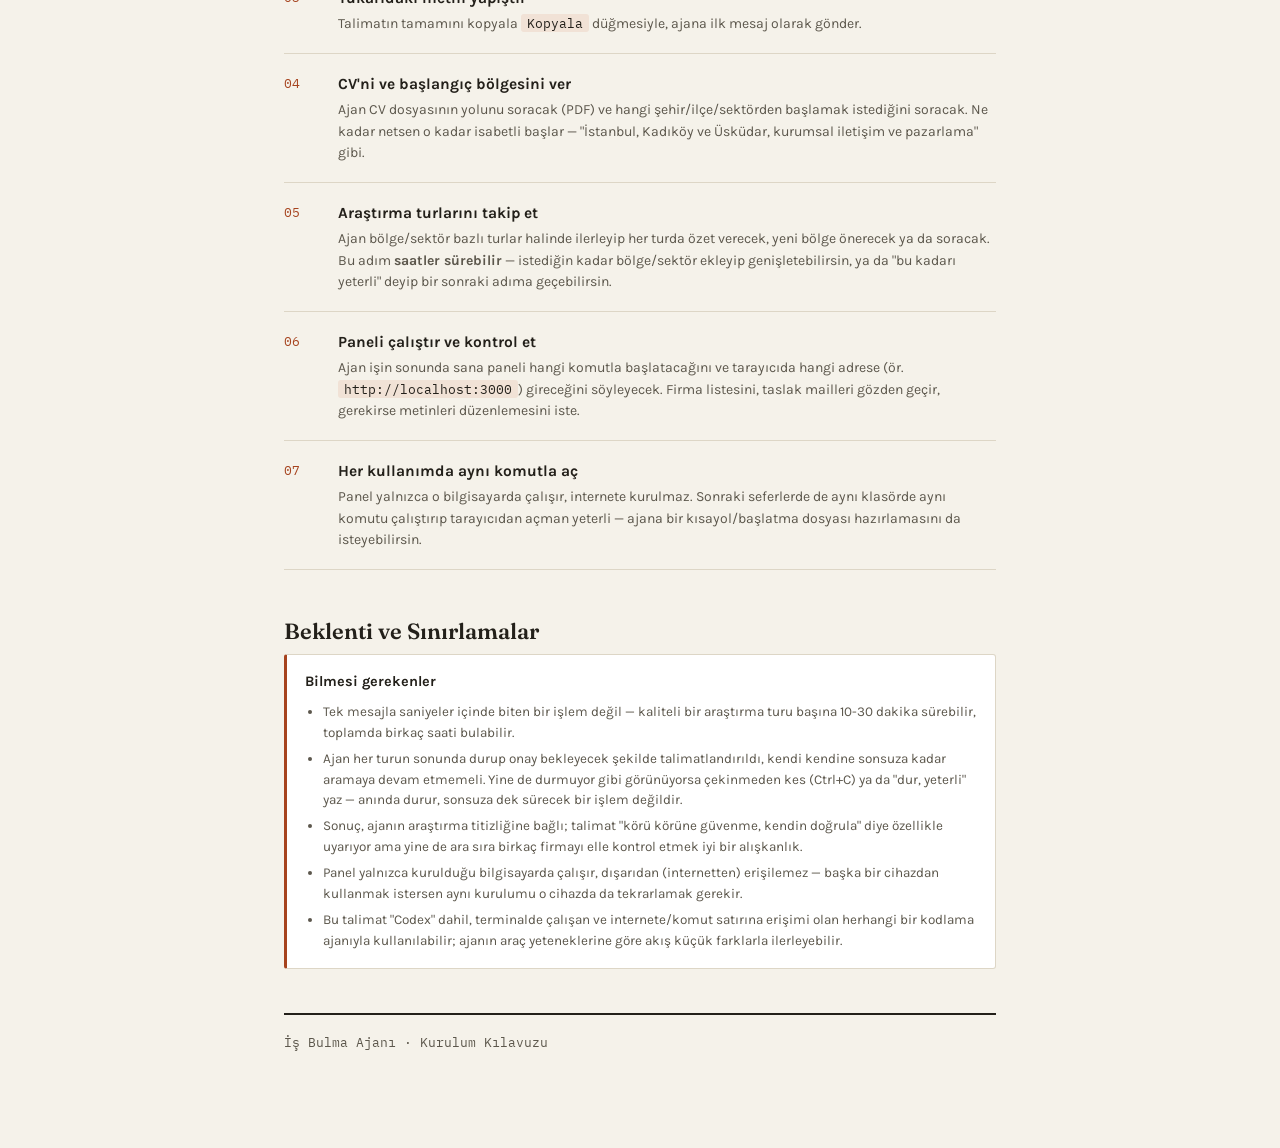
<file: assets/guides/is-bulma-ajani/kilavuz.html>
<!DOCTYPE html>
<html lang="tr">
<head>
<meta charset="UTF-8">
<meta name="viewport" content="width=device-width, initial-scale=1.0">
<title>İş Bulma Ajanı — Kurulum Kılavuzu</title>
<meta name="description" content="İş Bulma Ajanı'nı bir kodlama ajanına kurdurmak için kopyalanabilir talimat metni ve adım adım kullanım kılavuzu.">
<meta property="og:type" content="website">
<meta property="og:site_name" content="fatihd.mov">
<meta property="og:url" content="https://fatihd.mov/assets/guides/is-bulma-ajani/kilavuz.html">
<meta property="og:image" content="https://fatihd.mov/assets/og/is-bulma-ajani.png">
<meta property="og:image:width" content="1200">
<meta property="og:image:height" content="630">
<meta name="twitter:card" content="summary_large_image">
<style>
  @import url('https://fonts.googleapis.com/css2?family=Fraunces:opsz,wght@9..144,400;9..144,500;9..144,600&family=Karla:wght@400;500;600;700&family=IBM+Plex+Mono:wght@400;500;600&display=swap');

  :root {
    --paper: #f5f2ea;
    --surface: #ffffff;
    --ink: #23201a;
    --ink-soft: #5c574c;
    --line: #ddd6c6;
    --accent: #a6431e;
    --accent-ink: #ffffff;
    --accent-soft: #f1e2d6;
    --stamp: #33594b;
    --stamp-soft: #e3ebe4;
    --code-bg: #1d1a15;
    --code-ink: #f2ead9;
    --code-line: #3a352a;
    --shadow: 0 1px 0 rgba(35,32,26,0.05);
  }

  @media (prefers-color-scheme: dark) {
    :root:not([data-theme="light"]) {
      --paper: #17150f;
      --surface: #201d16;
      --ink: #efe9db;
      --ink-soft: #b3ab98;
      --line: #3a3527;
      --accent: #e2703f;
      --accent-ink: #1a1006;
      --accent-soft: #34241a;
      --stamp: #7fb89e;
      --stamp-soft: #22322a;
      --code-bg: #0e0c08;
      --code-ink: #ede4d0;
      --code-line: #33301f;
      --shadow: 0 1px 0 rgba(0,0,0,0.4);
    }
  }
  :root[data-theme="dark"] {
    --paper: #17150f;
    --surface: #201d16;
    --ink: #efe9db;
    --ink-soft: #b3ab98;
    --line: #3a3527;
    --accent: #e2703f;
    --accent-ink: #1a1006;
    --accent-soft: #34241a;
    --stamp: #7fb89e;
    --stamp-soft: #22322a;
    --code-bg: #0e0c08;
    --code-ink: #ede4d0;
    --code-line: #33301f;
    --shadow: 0 1px 0 rgba(0,0,0,0.4);
  }

  * { box-sizing: border-box; }
  body {
    margin: 0;
    background: var(--paper);
    color: var(--ink);
    font-family: 'Karla', ui-sans-serif, system-ui, sans-serif;
    line-height: 1.55;
  }
  .wrap {
    max-width: 760px;
    margin: 0 auto;
    padding: 56px 24px 96px;
  }

  h1, h2, h3 { font-family: 'Fraunces', Georgia, serif; text-wrap: balance; margin: 0; }

  header.masthead {
    border-bottom: 2px solid var(--ink);
    padding-bottom: 22px;
    margin-bottom: 36px;
  }
  .eyebrow {
    font-family: 'IBM Plex Mono', ui-monospace, monospace;
    font-size: 12px;
    letter-spacing: 0.14em;
    text-transform: uppercase;
    color: var(--accent);
    margin: 0 0 10px;
  }
  header.masthead h1 {
    font-size: clamp(30px, 5vw, 40px);
    font-weight: 600;
    letter-spacing: -0.01em;
  }
  header.masthead p.lede {
    max-width: 62ch;
    margin: 14px 0 0;
    color: var(--ink-soft);
    font-size: 16px;
  }

  .flow {
    display: grid;
    grid-template-columns: repeat(3, 1fr);
    gap: 14px;
    margin: 30px 0 40px;
  }
  .flow-step {
    background: var(--surface);
    border: 1px solid var(--line);
    border-radius: 3px;
    padding: 16px 16px 18px;
    box-shadow: var(--shadow);
  }
  .flow-step .n {
    font-family: 'IBM Plex Mono', monospace;
    font-size: 12px;
    color: var(--accent);
    letter-spacing: 0.08em;
  }
  .flow-step .t {
    font-weight: 700;
    margin-top: 6px;
    font-size: 14.5px;
  }
  .flow-step .d {
    color: var(--ink-soft);
    font-size: 13px;
    margin-top: 4px;
  }

  section { margin-bottom: 44px; }
  section > h2 {
    font-size: 22px;
    font-weight: 600;
    margin-bottom: 6px;
  }
  section > .sub {
    color: var(--ink-soft);
    font-size: 14.5px;
    margin-bottom: 18px;
  }

  .prompt-shell {
    background: var(--code-bg);
    border-radius: 6px;
    overflow: hidden;
    border: 1px solid var(--code-line);
  }
  .prompt-bar {
    display: flex;
    align-items: center;
    justify-content: space-between;
    padding: 10px 16px;
    border-bottom: 1px solid var(--code-line);
  }
  .prompt-bar .label {
    font-family: 'IBM Plex Mono', monospace;
    font-size: 12px;
    color: #9c9584;
    letter-spacing: 0.06em;
  }
  button.copy-btn {
    font-family: 'IBM Plex Mono', monospace;
    font-size: 12.5px;
    background: var(--accent);
    color: var(--accent-ink);
    border: none;
    border-radius: 4px;
    padding: 7px 13px;
    cursor: pointer;
    font-weight: 600;
    transition: opacity 0.15s ease;
  }
  button.copy-btn:hover { opacity: 0.88; }
  button.copy-btn:focus-visible { outline: 2px solid var(--accent); outline-offset: 2px; }
  button.copy-btn[data-copied="true"] { background: var(--stamp); }

  pre#promptBlock {
    margin: 0;
    padding: 20px 18px 24px;
    color: var(--code-ink);
    font-family: 'IBM Plex Mono', ui-monospace, monospace;
    font-size: 12.5px;
    line-height: 1.68;
    white-space: pre-wrap;
    word-break: break-word;
    max-height: 480px;
    overflow-y: auto;
  }
  pre#promptBlock::-webkit-scrollbar { width: 10px; }
  pre#promptBlock::-webkit-scrollbar-thumb { background: var(--code-line); border-radius: 6px; }

  ol.guide {
    list-style: none;
    margin: 0;
    padding: 0;
    counter-reset: step;
    border-top: 1px solid var(--line);
  }
  ol.guide > li {
    counter-increment: step;
    display: grid;
    grid-template-columns: 40px 1fr;
    gap: 14px;
    padding: 18px 0;
    border-bottom: 1px solid var(--line);
  }
  ol.guide > li::before {
    content: counter(step, decimal-leading-zero);
    font-family: 'IBM Plex Mono', monospace;
    font-size: 13px;
    color: var(--accent);
    padding-top: 2px;
  }
  ol.guide h3 {
    font-size: 15.5px;
    font-weight: 700;
    font-family: 'Karla', sans-serif;
    margin-bottom: 3px;
  }
  ol.guide p {
    margin: 0;
    color: var(--ink-soft);
    font-size: 14px;
  }
  ol.guide code {
    font-family: 'IBM Plex Mono', monospace;
    background: var(--accent-soft);
    color: var(--ink);
    padding: 1px 6px;
    border-radius: 3px;
    font-size: 12.5px;
  }
  .tag {
    display: inline-block;
    font-family: 'IBM Plex Mono', monospace;
    font-size: 10.5px;
    letter-spacing: 0.06em;
    text-transform: uppercase;
    background: var(--stamp-soft);
    color: var(--stamp);
    padding: 2px 7px;
    border-radius: 3px;
    margin-left: 8px;
    vertical-align: middle;
  }

  .callout {
    background: var(--surface);
    border: 1px solid var(--line);
    border-left: 3px solid var(--accent);
    border-radius: 3px;
    padding: 16px 18px;
  }
  .callout h3 {
    font-family: 'Karla', sans-serif;
    font-size: 14.5px;
    font-weight: 700;
    margin-bottom: 8px;
  }
  .callout ul { margin: 0; padding-left: 18px; color: var(--ink-soft); font-size: 13.5px; }
  .callout li { margin-bottom: 5px; }
  .callout li:last-child { margin-bottom: 0; }

  footer {
    border-top: 2px solid var(--ink);
    padding-top: 18px;
    color: var(--ink-soft);
    font-size: 12.5px;
    font-family: 'IBM Plex Mono', monospace;
  }

  @media (max-width: 620px) {
    .flow { grid-template-columns: 1fr; }
    ol.guide > li { grid-template-columns: 26px 1fr; }
  }
  .site-back {
    display: inline-block; margin: 0 0 22px;
    font-family: 'IBM Plex Mono', ui-monospace, monospace; font-size: 13px;
    color: var(--ink-soft); text-decoration: none;
  }
  .site-back:hover { color: var(--accent); }
</style>
</head>
<body>
<div class="wrap">

  <a class="site-back" href="../../../index.html#icerikler">← fatihd.mov · tüm içerikler</a>

  <header class="masthead">
    <p class="eyebrow">Kurulum Kılavuzu</p>
    <h1>İş Bulma Ajanı'nı Kendi Bilgisayarında Kurdurma Talimatnamesi</h1>
    <p class="lede">Bu sayfadaki metni bir kodlama ajanına (Claude Code, Codex CLI vb.) yapıştırıp CV'sini vererek, aynı işleyişte kendi kişisel iş-arama panelini kurmasını sağlayabilirsin. Aşağıda önce metin, sonra kullanım adımları var.</p>
  </header>

  <div class="flow">
    <div class="flow-step">
      <div class="n">01</div>
      <div class="t">Talimatı yapıştır</div>
      <div class="d">Boş bir klasörde ajanı aç, metni yapıştır, gönder.</div>
    </div>
    <div class="flow-step">
      <div class="n">02</div>
      <div class="t">CV'yi ver</div>
      <div class="d">Ajan CV dosyasını ve başlangıç bölgesini soracak.</div>
    </div>
    <div class="flow-step">
      <div class="n">03</div>
      <div class="t">Paneli çalıştır</div>
      <div class="d">Ajan araştırıp paneli kurar, tek komutla bilgisayarında açılır.</div>
    </div>
  </div>

  <section>
    <h2>Kopyalanacak Talimat</h2>
    <p class="sub">Tamamını kopyala, kodlama ajanına ilk mesaj olarak yapıştır.</p>
    <div class="prompt-shell">
      <div class="prompt-bar">
        <span class="label">talimat.txt</span>
        <button class="copy-btn" id="copyBtn" type="button">Kopyala</button>
      </div>
      <pre id="promptBlock">Sen benim kişisel iş arama asistanımsın. Amacımız: CV'ime uygun büyük firmaları (açık iş ilanı şartı aranmıyor) bulman, bu firmaların GERÇEK ve DOĞRULANMIŞ kurumsal iletişim / İK / Kurumsal İlişkiler e-postalarını bulman, her firma için bana özel kişiselleştirilmiş bir tanıtım maili taslağı hazırlaman ve tüm bunları yönetebileceğim, kendi bilgisayarımda çalışan bir web paneli kurman.

## 0) Önce CV'imi oku
CV dosyamı sana vereceğim (PDF). Analiz et: hedef ünvanlar, uygun sektörler, iş deneyimi (somut başarılar dahil), eğitim, beceriler, diller, iletişim bilgilerim (isim, e-posta, telefon, LinkedIn). Bunu `data/candidate.json` gibi yapılandırılmış bir dosyada tut — taslak maillerde bu somut deneyimlere atıfta bulunacaksın. Hangi şehir/bölgeden ve hangi sektörlerden başlamamı istediğimi sor.

## 1) KRİTİK KURAL — E-POSTA UYDURMA YASAK
Hiçbir firma için `info@firma.com` gibi TAHMİNİ e-posta üretme. Sadece firmanın kendi resmi kaynağından (İletişim/Kurumsal/Kariyer sayfası, borsa kayıt platformu, basın bülteni, LinkedIn şirket sayfası) doğruladığın GERÇEK e-postaları kullan ve HER ZAMAN kaynak linkini (`sourceUrl`) kaydet. Bulamazsan firmayı yine de listeye ekle, e-postayı boş bırak, durumunu "kaynak_bulunamadı" yap — yine de o firma için taslak mail yaz, ben kaynağa gidip e-postayı bulup taslağı yapıştırayım.

Üçüncü taraf bir listeden (blog, PDF, aracı site) e-posta bulursan körü körüne güvenme — mümkünse firmanın kendi resmi sitesinden çapraz doğrula. Doğrulayamıyorsan "kaynak_bulunamadı" yap. Şirket adı değişmiş, marka değiştirmiş ya da kapanmış olabilir — bunu yakala.

## 2) Firma araştırması — "tur" mantığıyla ilerle
- Bir tur en fazla 15-30 firma bulduğunda ya da tek bir bölge/sektör bitince TAMAMLANMIŞ sayılır.
- Her turda belirli bir bölge/ilçe ya da sektör grubuna odaklan.
- Zaten bulduğun firmaların listesini bir sonraki tura "bunları tekrar arama" diye ver.
- Küçük/butik firmalara gerek yok, orta-büyük ölçekli tanınır firmalar hedefle.
- Borsada işlem gören şirketler için resmi kayıt platformlarından adres/iletişim doğrula.
- Her tur sonunda, "e-postalı" bulduğun kayıtlardan birkaçını KENDİN tekrar kontrol et (resmi siteye git, e-postanın hâlâ orada olduğunu doğrula).
- HER TURUN SONUNDA DUR. Bir sonraki tura KENDİ KARARINLA GEÇME. Bana kısa bir özet ver (kaç firma, kaçında e-posta var, öne çıkanlar), "devam edeyim mi, hangi bölge/sektör?" diye sor ve gerçekten cevabımı bekle — ben yanıt vermeden yeni bir arama başlatma.

## 3) Kategori normalizasyonu
Firma sektörlerini serbest metin olarak topla ama ayrı bir "category" alanıyla ~15-30 arası temiz, tutarlı bir kategori setine indir (anahtar kelime kurallarıyla, tekrar çalıştırılabilir bir script olarak). Kategorisiz kalan firma olmasın, her tur sonunda kontrol et.

## 4) Taslak mailler
Her firma için `data/drafts/{slug}.md` formatında: `Konu: ...` satırı, boş satır, gövde. Gövde CV'deki somut deneyimlere atıf yapsın, firmaya özel bir cümle içersin, "Merhaba," ile başlasın, sonunda imza + telefon + LinkedIn olsun. E-postası doğrulanmış firmalar için elle daha özenli, kalanlar için sektöre göre şablon bir paragraf kullan.

## 5) Panel (web uygulaması)
Next.js (App Router, TypeScript, Tailwind CSS) ile bir web paneli kur:
- Dosya tabanlı JSON veri (`data/candidate.json`, `data/companies.json`, `data/drafts/*.md`).
- Ana sayfa: firma tablosu (arama, kategori filtresi, kategori dağılım rozetleri), her satırda seçim kutusu + satır içi durum değiştirme, üstte "seçilenlere toplu durum uygula" çubuğu.
- Firma detay sayfası: iletişim bilgisi + kaynak linki, düzenlenebilir taslak editörü, "Gmail'de Taslağı Aç" butonu (alıcı+konu+gövde ön-dolu compose linki; e-posta yoksa alıcısız aç), CV eklemeyi hatırlatan not, ayrı bir "gönderildi olarak işaretle" butonu.
- Durum akışı: araştırılıyor, bulundu, taslak_hazır, gönderildi, yanıt_geldi, kaynak_bulunamadı, gönderilmeyecek.
- Profil/CV sayfası: CV özeti + PDF görüntüleme/indirme.
- ASLA otomatik mail gönderme — panel sadece taslak hazırlar, gönderme kararı ve tıklaması bende.
- Panel SADECE kendi bilgisayarımda çalışacak, internete yayınlamana gerek yok. Kurulumun ve çalıştırmanın tek bir komutla (örn. `npm run dev`) sorunsuz başlaması yeterli; işin sonunda paneli hangi komutla açacağımı ve tarayıcıda hangi adrese gireceğimi (örn. http://localhost:3000) açıkça yaz.

## Şimdi başla
Önce benden CV dosyamı (PDF) iste ve hangi şehir/bölgeden başlamamı istediğimi sor.</pre>
    </div>
  </section>

  <section>
    <h2>Kullanım Kılavuzu</h2>
    <p class="sub">Panele ihtiyacı olan kişiye sadece bu adımları anlatman yeterli.</p>
    <ol class="guide">
      <li>
        <div>
          <h3>Bir kodlama ajanı aç</h3>
          <p>Claude Code, Codex CLI ya da benzeri bir ajan olabilir <span class="tag">terminal</span>. Bilgisayarda boş, yeni bir klasör aç ve ajanı o klasörde başlat.</p>
        </div>
      </li>
      <li>
        <div>
          <h3>İnternet erişiminin açık olduğundan emin ol</h3>
          <p>Ajanın web araması / sayfa okuma (browsing) ve terminal komutu çalıştırma izni olmalı — firma araştırması bunlarsız yapılamaz. Panelin kendisi yayınlanmayacak, sadece kendi bilgisayarında çalışacak.</p>
        </div>
      </li>
      <li>
        <div>
          <h3>Yukarıdaki metni yapıştır</h3>
          <p>Talimatın tamamını kopyala <code>Kopyala</code> düğmesiyle, ajana ilk mesaj olarak gönder.</p>
        </div>
      </li>
      <li>
        <div>
          <h3>CV'ni ve başlangıç bölgesini ver</h3>
          <p>Ajan CV dosyasının yolunu soracak (PDF) ve hangi şehir/ilçe/sektörden başlamak istediğini soracak. Ne kadar netsen o kadar isabetli başlar — "İstanbul, Kadıköy ve Üsküdar, kurumsal iletişim ve pazarlama" gibi.</p>
        </div>
      </li>
      <li>
        <div>
          <h3>Araştırma turlarını takip et</h3>
          <p>Ajan bölge/sektör bazlı turlar halinde ilerleyip her turda özet verecek, yeni bölge önerecek ya da soracak. Bu adım <strong>saatler sürebilir</strong> — istediğin kadar bölge/sektör ekleyip genişletebilirsin, ya da "bu kadarı yeterli" deyip bir sonraki adıma geçebilirsin.</p>
        </div>
      </li>
      <li>
        <div>
          <h3>Paneli çalıştır ve kontrol et</h3>
          <p>Ajan işin sonunda sana paneli hangi komutla başlatacağını ve tarayıcıda hangi adrese (ör. <code>http://localhost:3000</code>) gireceğini söyleyecek. Firma listesini, taslak mailleri gözden geçir, gerekirse metinleri düzenlemesini iste.</p>
        </div>
      </li>
      <li>
        <div>
          <h3>Her kullanımda aynı komutla aç</h3>
          <p>Panel yalnızca o bilgisayarda çalışır, internete kurulmaz. Sonraki seferlerde de aynı klasörde aynı komutu çalıştırıp tarayıcıdan açman yeterli — ajana bir kısayol/başlatma dosyası hazırlamasını da isteyebilirsin.</p>
        </div>
      </li>
    </ol>
  </section>

  <section>
    <h2>Beklenti ve Sınırlamalar</h2>
    <div class="callout">
      <h3>Bilmesi gerekenler</h3>
      <ul>
        <li>Tek mesajla saniyeler içinde biten bir işlem değil — kaliteli bir araştırma turu başına 10-30 dakika sürebilir, toplamda birkaç saati bulabilir.</li>
        <li>Ajan her turun sonunda durup onay bekleyecek şekilde talimatlandırıldı, kendi kendine sonsuza kadar aramaya devam etmemeli. Yine de durmuyor gibi görünüyorsa çekinmeden kes (Ctrl+C) ya da "dur, yeterli" yaz — anında durur, sonsuza dek sürecek bir işlem değildir.</li>
        <li>Sonuç, ajanın araştırma titizliğine bağlı; talimat "körü körüne güvenme, kendin doğrula" diye özellikle uyarıyor ama yine de ara sıra birkaç firmayı elle kontrol etmek iyi bir alışkanlık.</li>
        <li>Panel yalnızca kurulduğu bilgisayarda çalışır, dışarıdan (internetten) erişilemez — başka bir cihazdan kullanmak istersen aynı kurulumu o cihazda da tekrarlamak gerekir.</li>
        <li>Bu talimat "Codex" dahil, terminalde çalışan ve internete/komut satırına erişimi olan herhangi bir kodlama ajanıyla kullanılabilir; ajanın araç yeteneklerine göre akış küçük farklarla ilerleyebilir.</li>
      </ul>
    </div>
  </section>

  <footer>İş Bulma Ajanı · Kurulum Kılavuzu</footer>

</div>

<script>
  (function () {
    var btn = document.getElementById('copyBtn');
    var block = document.getElementById('promptBlock');
    if (!btn || !block) return;

    function fallbackCopy(text) {
      var ta = document.createElement('textarea');
      ta.value = text;
      ta.style.position = 'fixed';
      ta.style.top = '-1000px';
      document.body.appendChild(ta);
      ta.focus();
      ta.select();
      var ok = false;
      try { ok = document.execCommand('copy'); } catch (e) { ok = false; }
      document.body.removeChild(ta);
      return ok;
    }

    btn.addEventListener('click', function () {
      var text = block.textContent || '';
      function done(ok) {
        btn.textContent = ok ? 'Kopyalandı' : 'Kopyalanamadı, elle seçip kopyala';
        btn.dataset.copied = ok ? 'true' : 'false';
        setTimeout(function () {
          btn.textContent = 'Kopyala';
          btn.dataset.copied = 'false';
        }, 2200);
      }
      if (navigator.clipboard && window.isSecureContext) {
        navigator.clipboard.writeText(text).then(function () { done(true); }, function () { done(fallbackCopy(text)); });
      } else {
        done(fallbackCopy(text));
      }
    });
  })();
</script>
</body>
</html>
</file>
<file: css/style.css>
/* ==========================================================
   fatihd.mov — "Claude Code" temalı kişisel/portföy sitesi
   ========================================================== */

@import url('https://fonts.googleapis.com/css2?family=JetBrains+Mono:ital,wght@0,400;0,500;0,600;0,700;1,400&family=Inter:wght@400;500;600;700;800&display=swap');

:root{
  --bg: #191918;
  --bg-alt: #1f1f1e;
  --surface: #262624;
  --surface-2: #2d2d2b;
  --border: #3a3a37;
  --border-soft: #2f2f2d;
  --text: #ece9e4;
  --text-dim: #a8a49c;
  --text-faint: #706c64;
  --accent: #d97757;
  --accent-hover: #e8926f;
  --accent-soft: rgba(217,119,87,0.12);
  --green: #7fb069;
  --blue: #6ea8d8;
  --red: #d97878;
  --mono: 'JetBrains Mono', 'Fira Code', monospace;
  --sans: 'Inter', -apple-system, BlinkMacSystemFont, sans-serif;
  --radius: 10px;
  --radius-lg: 16px;
  --maxw: 1140px;
}

*,*::before,*::after{ box-sizing: border-box; }
html{ scroll-behavior: smooth; }
body{
  margin:0;
  background: var(--bg);
  color: var(--text);
  font-family: var(--sans);
  line-height: 1.6;
  -webkit-font-smoothing: antialiased;
  overflow-x: hidden;
}
img{ max-width:100%; display:block; }
a{ color: inherit; text-decoration:none; }
ul{ list-style:none; margin:0; padding:0; }
h1,h2,h3,h4{ margin:0; font-family: var(--sans); font-weight:800; letter-spacing:-0.02em; }
p{ margin:0; }
button{ font-family: inherit; cursor:pointer; }
.mono{ font-family: var(--mono); }
.ico{ width:15px; height:15px; flex-shrink:0; vertical-align:-2.5px; }

[id]{ scroll-margin-top: 76px; }

.wrap{
  max-width: var(--maxw);
  margin: 0 auto;
  padding: 0 24px;
}
@media (max-width: 600px){ .wrap{ padding: 0 16px; } }

/* touch vs mouse label swaps (e.g. "Bilgisayarına gönder" / "Linki kopyala") */
.only-touch{ display:none; }
@media (pointer: coarse){ .only-touch{ display:inline; } .only-mouse{ display:none; } }

/* background grid / glow */
body::before{
  content:"";
  position: fixed; inset:0;
  background-image:
    linear-gradient(var(--border-soft) 1px, transparent 1px),
    linear-gradient(90deg, var(--border-soft) 1px, transparent 1px);
  background-size: 48px 48px;
  opacity: 0.35;
  pointer-events:none;
  z-index:0;
  mask-image: radial-gradient(ellipse 80% 60% at 50% 0%, #000 20%, transparent 75%);
}

/* ---------- section reveal ---------- */
.reveal{
  opacity:0;
  transform: translateY(28px);
  transition: opacity .7s cubic-bezier(.16,.8,.3,1), transform .7s cubic-bezier(.16,.8,.3,1);
}
.reveal.in{ opacity:1; transform:none; }

/* ---------- terminal chrome ---------- */
.term{
  background: var(--surface);
  border: 1px solid var(--border);
  border-radius: var(--radius-lg);
  overflow:hidden;
  box-shadow: 0 20px 60px -20px rgba(0,0,0,0.6);
}
.term-bar{
  display:flex; align-items:center; gap:8px;
  padding: 12px 16px;
  background: var(--surface-2);
  border-bottom: 1px solid var(--border);
}
.term-dot{ width:11px; height:11px; border-radius:50%; }
.term-dot.r{ background:#ff5f57; }
.term-dot.y{ background:#febc2e; }
.term-dot.g{ background:#28c840; }
.term-title{
  margin-left:8px;
  font-family: var(--mono);
  font-size:12.5px;
  color: var(--text-faint);
}
.term-body{ padding: 22px 24px; font-family: var(--mono); font-size: 14.5px; }
.term-line{ display:flex; gap:10px; margin-bottom:6px; flex-wrap:wrap; }
.prompt{ color: var(--green); flex-shrink:0; }
.term-out{ color: var(--text-dim); }
.term-accent{ color: var(--accent); }
.caret{
  display:inline-block; width:8px; height:1.1em; background: var(--accent);
  vertical-align: text-bottom; margin-left:2px;
  animation: blink 1s step-end infinite;
}
@keyframes blink{ 50%{ opacity:0; } }

/* ---------- nav ---------- */
.nav{
  position: sticky; top:0; z-index:100;
  backdrop-filter: blur(14px) saturate(140%);
  background: rgba(25,25,24,0.72);
  border-bottom: 1px solid var(--border-soft);
  transition: background .3s ease;
}
.nav-inner{
  display:flex; align-items:center; justify-content:space-between;
  padding: 16px 24px;
  max-width: var(--maxw); margin:0 auto;
}
.brand{
  display:flex; align-items:center; gap:8px;
  font-family: var(--mono); font-weight:600; font-size:15px; color: var(--text);
}
.brand .dot{ color: var(--accent); }
.nav-links{ display:flex; align-items:center; gap:28px; }
.nav-links a{
  font-size:14px; color: var(--text-dim); font-family: var(--mono);
  transition: color .2s ease;
}
.nav-links a:hover{ color: var(--text); }
.nav-cta{
  background: var(--accent); color:#1a1a1a !important; font-weight:600;
  padding: 9px 18px; border-radius: 8px; font-family: var(--sans) !important;
  font-size:14px !important; transition: background .2s ease, transform .2s ease;
}
.nav-cta:hover{ background: var(--accent-hover); transform: translateY(-1px); }
.nav-toggle{ display:none; background:none; border:none; color:var(--text); font-size:22px; }

@media (max-width: 860px){
  .nav-links{
    position:fixed; top:64px; left:0; right:0;
    flex-direction:column; align-items:stretch;
    background: var(--bg-alt); border-bottom:1px solid var(--border);
    padding: 20px 24px; gap:18px;
    transform: translateY(-140%); transition: transform .3s ease;
  }
  .nav-links.open{ transform:none; }
  .nav-toggle{ display:block; }
}

/* ---------- buttons ---------- */
.hero-ctas{ display:flex; gap:12px; flex-wrap:wrap; }
.btn{
  display:inline-flex; align-items:center; gap:8px;
  padding: 13px 24px; border-radius:9px; font-weight:600; font-size:14.5px;
  border:1px solid transparent; transition: all .2s ease;
}
.btn-primary{ background: var(--accent); color:#1a1a1a; }
.btn-primary:hover{ background: var(--accent-hover); transform: translateY(-2px); box-shadow:0 10px 30px -10px rgba(217,119,87,.6); }
.btn-ghost{ background: transparent; border-color: var(--border); color: var(--text); }
.btn-ghost:hover{ border-color: var(--accent); color: var(--accent); transform: translateY(-2px); }

/* ---------- hero: short intro with photo ---------- */
.hero{
  position:relative; z-index:1;
  padding-top:72px; padding-bottom:40px; /* side padding comes from .wrap */
  display:grid; grid-template-columns: 1.1fr 0.9fr; gap:56px; align-items:center;
}
.hero-kicker{
  display:inline-flex; align-items:center; gap:8px;
  font-family: var(--mono); font-size:12.5px; color: var(--green);
  background: rgba(127,176,105,0.1); border:1px solid rgba(127,176,105,0.3);
  padding:6px 12px; border-radius:20px; margin-bottom:20px;
}
.hero-kicker .pulse{ width:7px; height:7px; border-radius:50%; background:var(--green); animation: pulse 1.6s infinite; }
@keyframes pulse{ 0%,100%{ box-shadow:0 0 0 0 rgba(127,176,105,.5);} 50%{ box-shadow:0 0 0 6px rgba(127,176,105,0);} }
.hero h1{ font-size: clamp(34px, 4.4vw, 54px); line-height:1.08; color: var(--text); }
.hero h1 span{ color: var(--accent); }
.hero-sub{ margin-top:16px; font-size:17px; color: var(--text-dim); max-width:520px; }
.hero-typed{ min-height:24px; }
.hero .hero-ctas{ margin-top:28px; }

.hero-portrait{ position:relative; justify-self:center; }
.portrait-frame{
  width:280px; height:280px; border-radius:24px; overflow:hidden; position:relative;
  background: linear-gradient(155deg, var(--surface), var(--surface-2));
  border:1px solid var(--border);
  box-shadow: 0 30px 80px -20px rgba(0,0,0,.7);
  transition: transform .3s ease-out;
}
.portrait-frame img{ width:100%; height:100%; object-fit:cover; }
.portrait-glow{
  position:absolute; inset:-40px; z-index:-1;
  background: radial-gradient(circle at 50% 40%, var(--accent-soft), transparent 65%);
  filter: blur(20px);
}
.portrait-badge{
  position:absolute; bottom:-14px; left:50%; transform:translateX(-50%);
  display:inline-flex; align-items:center; gap:7px;
  background: var(--surface-2); border:1px solid var(--border);
  padding:9px 18px; border-radius:30px; font-family:var(--mono); font-size:12.5px;
  color: var(--text-dim); white-space:nowrap;
  box-shadow: 0 10px 24px -10px rgba(0,0,0,.5); transition: border-color .2s ease;
}
.portrait-badge:hover{ border-color: var(--accent); }
.portrait-badge b{ color: var(--text); font-weight:600; }
.portrait-badge .ico{ color: var(--accent); }

@media (max-width: 900px){
  .hero{ grid-template-columns:1fr; gap:34px; padding-top:40px; padding-bottom:24px; text-align:center; }
  .hero-sub{ margin-left:auto; margin-right:auto; }
  .hero-ctas{ justify-content:center; }
  .hero-portrait{ order:-1; }
}
@media (max-width: 600px){
  .hero{ padding-top:28px; gap:30px; }
  .portrait-frame{ width:184px; height:184px; border-radius:20px; }
  .portrait-badge{ padding:7px 14px; font-size:12px; }
  .hero-kicker{ margin-bottom:14px; font-size:12px; }
  .hero h1{ font-size:30px; }
  .hero-sub{ font-size:15.5px; margin-top:12px; }
  .hero-typed{ font-size:14px; white-space:nowrap; } /* longest phrase fits on one line, no jumping */
  .hero .hero-ctas{ margin-top:20px; }
  .hide-sm{ display:none; }
}

/* ---------- content finder ---------- */
.finder-section{ padding: 40px 0 80px; }
.finder-title{ font-size: clamp(30px, 4vw, 44px); line-height:1.08; }
.finder-title span{ color: var(--accent); }
.finder-lead{ margin-top:10px; color: var(--text-dim); font-size:16px; }

.finder{
  margin-top:24px;
  background: var(--surface); border:1px solid var(--border); border-radius: var(--radius-lg);
  box-shadow: 0 24px 70px -28px rgba(0,0,0,.7);
  overflow: clip; /* not hidden: keeps the search bar sticky */
}
.finder .term-bar{ padding:11px 16px; }
.finder-search{
  position: sticky; top: 64px; z-index:5;
  background: var(--surface); border-bottom:1px solid var(--border);
  padding: 14px 16px 0;
}
.finder-box{
  display:flex; align-items:center; gap:10px; cursor:text;
  background: var(--bg-alt); border:1px solid var(--border); border-radius:10px;
  padding: 0 12px 0 14px; transition: border-color .2s ease, box-shadow .2s ease;
}
.finder-box:focus-within{ border-color: var(--accent); box-shadow: 0 0 0 3px var(--accent-soft); }
.finder-chev{ color: var(--accent); font-family: var(--mono); font-weight:700; font-size:15px; }
.finder-box input{
  flex:1; min-width:0; padding:13px 0;
  background:none; border:none; outline:none; color: var(--text);
  font-family: var(--mono); font-size:16px; /* 16px: iOS zoom yapmasın */
}
.finder-box input::placeholder{ color: var(--text-faint); }
.finder-box input::-webkit-search-cancel-button{ display:none; }
.finder-clear{
  display:flex; align-items:center; justify-content:center; width:28px; height:28px;
  background: var(--surface-2); border:1px solid var(--border); border-radius:7px; color: var(--text-dim);
}
.finder-clear[hidden]{ display:none; }
.finder-clear:hover{ color: var(--accent); border-color: var(--accent); }
.finder-kbd{
  font-family: var(--mono); font-size:11.5px; color: var(--text-faint);
  border:1px solid var(--border); border-bottom-width:2px; border-radius:6px; padding:1px 8px;
}
.finder-box:focus-within .finder-kbd{ display:none; }
@media (pointer: coarse){ .finder-kbd{ display:none; } }
.finder-filters{
  display:flex; align-items:center; gap:12px; padding:12px 0;
}
.finder-chips{ display:flex; gap:8px; overflow-x:auto; scrollbar-width:none; }
.finder-chips::-webkit-scrollbar{ display:none; }
.finder-chips .tag-pill{ white-space:nowrap; padding:6px 12px; }
.tag-pill .n{ color: var(--text-faint); margin-left:6px; }
.tag-pill.active .n{ color: inherit; opacity:.7; }
.finder-count{ margin-left:auto; flex-shrink:0; font-family: var(--mono); font-size:12px; color: var(--text-faint); }

.finder-group{
  display:flex; align-items:center; gap:8px;
  padding:16px 18px 8px; font-family: var(--mono); font-size:12px; color: var(--accent);
}
.finder-group::before{ content:"//"; color: var(--text-faint); }
.finder-group .n{ color: var(--text-faint); }
.finder-group + .item{ border-top:none; }

.item{ position:relative; border-top:1px solid var(--border-soft); scroll-margin-top:190px; } /* nav + sticky search */
.item-row{
  display:grid; grid-template-columns: 42px minmax(0,1fr) 20px; gap:14px; align-items:center;
  padding:14px 18px; transition: background .15s ease;
}
.item:hover > .item-row, .item[open] > .item-row, .item:focus-within > .item-row{ background: var(--surface-2); }
.item-icon{
  width:42px; height:42px; border-radius:11px;
  display:flex; align-items:center; justify-content:center;
  background: var(--bg-alt); border:1px solid var(--border); color: var(--accent);
}
.item-icon svg{ width:19px; height:19px; }
.item-icon.muted{ color: var(--text-dim); }
.item-main{ display:block; min-width:0; }
.item-title{ display:block; font-size:15.5px; font-weight:700; line-height:1.3; letter-spacing:-0.01em; color: var(--text); }
.item-link{ color: inherit; outline:none; }
.item-link::after{ content:""; position:absolute; inset:0; z-index:1; } /* whole row clickable */
.item-link:focus-visible::after{ outline:2px solid var(--accent); outline-offset:-2px; border-radius:2px; }
.item-sub{ margin-top:3px; max-width:76ch; color: var(--text-dim); font-size:13.5px; line-height:1.5; }
/* separators: each part starts with "·"; the one at the start of a line is clipped away */
.item-meta{
  margin-top:6px; margin-left:-16px; clip-path: inset(-4px -4px -4px 16px);
  display:flex; flex-wrap:wrap; align-items:center; row-gap:3px;
  font-family: var(--mono); font-size:11.5px; color: var(--text-faint);
}
.item-meta > *::before{ content:"·"; display:inline-block; width:16px; text-align:center; color: var(--text-faint); }
.item-reel{ position:relative; z-index:2; color: var(--text-dim); display:inline-flex; align-items:center; gap:5px; }
.item-reel::before{ margin-right:-5px; } /* cancel the flex gap after the separator */
.item-reel .ico{ width:12px; height:12px; }
.item-reel:hover{ color: var(--accent); }
.badge-new{
  display:inline-block; margin-left:8px; vertical-align:2px;
  font-family: var(--mono); font-size:10px; font-weight:700; letter-spacing:.06em;
  color:#1a1a1a; background: var(--green); border-radius:5px; padding:2px 6px;
}
.item-go{ color: var(--text-faint); display:flex; transition: transform .2s ease, color .2s ease; }
.item-go svg{ width:18px; height:18px; }
.item:hover .item-go{ color: var(--accent); transform: translateX(3px); }
details.item > summary{ list-style:none; cursor:pointer; }
details.item > summary::-webkit-details-marker{ display:none; }
details.item:hover .item-go{ transform:none; }
details.item[open] .item-go{ transform: rotate(180deg); color: var(--accent); }
details.item > summary:focus-visible{ outline:2px solid var(--accent); outline-offset:-2px; }
.item-body{ display:grid; gap:10px; padding: 4px 18px 18px 74px; background: var(--surface-2); }
.item-body .prompt-item{ background: var(--bg-alt); }
.item.flash > .item-row{ animation: flash 1.8s ease; }
@keyframes flash{ 0%,35%{ background: var(--accent-soft); } 100%{ background: transparent; } }

.finder-more{
  display:block; width:100%; padding:14px 18px; text-align:center;
  background:none; border:none; border-top:1px solid var(--border-soft);
  font-family: var(--mono); font-size:13px; color: var(--accent);
}
.finder-more:hover{ background: var(--surface-2); }
.finder-empty{ padding:36px 22px 40px; text-align:center; font-family: var(--mono); }
.finder-empty .cmd{ color: var(--text-faint); font-size:13px; overflow-wrap:anywhere; }
.finder-empty p{ margin-top:12px; color: var(--text-dim); font-family: var(--sans); font-size:14.5px; }
.finder-empty a, .finder-empty button{ color: var(--accent); text-decoration:underline; background:none; border:none; padding:0; font:inherit; }
.finder-foot{ margin-top:18px; font-family: var(--mono); font-size:12.5px; color: var(--text-faint); }
.finder-foot a{ color: var(--accent); }
.finder-foot a:hover{ text-decoration:underline; }

@media (max-width: 600px){
  .finder-section{ padding: 32px 0 56px; }
  .finder-title{ font-size:28px; }
  .finder-lead{ font-size:15px; }
  .finder{ margin-top:18px; border-radius:14px; }
  .finder-search{ padding:12px 12px 0; }
  .finder-filters{ padding:10px 0; }
  .finder-count{ display:none; }
  .item-row{ grid-template-columns: 36px minmax(0,1fr) 16px; gap:12px; padding:13px 14px; }
  .item-icon{ width:36px; height:36px; border-radius:10px; }
  .item-icon svg{ width:17px; height:17px; }
  .item-title{ font-size:15px; }
  .item-sub{ display:-webkit-box; -webkit-line-clamp:2; -webkit-box-orient:vertical; overflow:hidden; }
  .item-body{ padding: 4px 14px 16px; }
  .finder-group{ padding:14px 14px 6px; }
}

/* ---------- section shell ---------- */
section{ position:relative; z-index:1; padding: 90px 0; }
.section-head{ margin-bottom:44px; max-width:640px; }
.section-eyebrow{
  font-family: var(--mono); font-size:13px; color: var(--accent); margin-bottom:12px;
  display:flex; align-items:center; gap:8px;
}
.section-eyebrow::before{ content:"//"; color: var(--text-faint); }
.section-head h2{ font-size: clamp(26px,3vw,36px); line-height:1.15; }
.section-head p{ margin-top:14px; color: var(--text-dim); font-size:16px; }
.center{ text-align:center; margin-left:auto; margin-right:auto; }

/* ---------- pills & small buttons ---------- */
.tag-pill{
  font-family: var(--mono); font-size:12.5px; color: var(--text-dim);
  border:1px solid var(--border); padding:8px 14px; border-radius:20px;
  background: var(--surface); transition: all .2s ease;
}
button.tag-pill:hover{ border-color: var(--text-faint); color: var(--text); }
.tag-pill.active, .tag-pill.active:hover{ border-color: var(--accent); color: var(--accent); background: var(--accent-soft); }
.mini-btn{
  font-family: var(--mono); font-size:12.5px; padding:8px 12px; border-radius:7px;
  border:1px solid var(--border); color: var(--text); display:inline-flex; align-items:center; gap:6px;
  transition: all .2s ease;
}
.mini-btn:hover{ border-color: var(--accent); color: var(--accent); background: var(--accent-soft); }

/* ---------- services: equal cards ---------- */
.svc-grid{ display:grid; grid-template-columns: repeat(3, minmax(0,1fr)); gap:20px; }
.svc-card{
  position:relative; overflow:hidden;
  background: var(--surface); border:1px solid var(--border); border-radius: var(--radius-lg);
  padding:24px 24px 22px; display:flex; flex-direction:column;
  transition: border-color .25s ease, transform .25s ease, box-shadow .25s ease;
}
.svc-card::before{ /* accent line, appears on hover */
  content:""; position:absolute; left:0; right:0; top:0; height:2px;
  background: linear-gradient(90deg, var(--accent), transparent 75%);
  opacity:0; transition: opacity .25s ease;
}
.svc-card:hover{ border-color: var(--text-faint); transform: translateY(-3px); box-shadow: 0 20px 40px -24px rgba(0,0,0,.6); }
.svc-card:hover::before{ opacity:1; }
.svc-title-row{ display:flex; align-items:center; gap:14px; }
.svc-icon{
  flex-shrink:0; width:42px; height:42px; border-radius:11px;
  display:flex; align-items:center; justify-content:center;
  background: var(--surface-2); border:1px solid var(--border); color: var(--text-dim);
  transition: all .25s ease;
}
.svc-icon svg{ width:19px; height:19px; }
.svc-card:hover .svc-icon{ background: var(--accent-soft); border-color: var(--accent); color: var(--accent); }
.svc-card h3{ font-size:17px; line-height:1.3; letter-spacing:-0.01em; }
.svc-num{ display:block; margin-bottom:2px; font-family: var(--mono); font-size:11.5px; font-weight:600; color: var(--accent); letter-spacing:0; }
.svc-card p{ margin-top:14px; color: var(--text-dim); font-size:14.5px; flex:1; }
.svc-skills{ margin-top:14px; font-family: var(--mono); font-size:12px; color: var(--text-faint); }
.svc-card .service-cta{ margin-top:16px; align-self:flex-start; }

.service-cta{
  display:inline-flex; align-items:center; gap:8px;
  font-size:14px; font-weight:600; color: var(--accent);
  padding-bottom:2px; border-bottom:1px solid transparent; transition: all .2s ease;
}
.service-cta svg{ width:15px; height:15px; transition: transform .2s ease; }
.service-cta:hover{ border-color: var(--accent); }
.service-cta:hover svg{ transform: translateX(3px); }

/* small "✻ AI destekli" pill (used on guide pages) */
.svc-ai{
  display:inline-flex; align-items:center; gap:6px;
  font-family: var(--mono); font-size:12px; color: var(--accent);
  border:1px solid rgba(217,119,87,.4); background: var(--accent-soft);
  padding:4px 11px; border-radius:20px;
}

@media (max-width: 980px){ .svc-grid{ grid-template-columns: repeat(2, minmax(0,1fr)); } }
@media (max-width: 640px){
  .svc-grid{ grid-template-columns: minmax(0,1fr); gap:14px; }
  .svc-card{ padding:20px 18px; }
}

/* ---------- process (interactive, scroll-drawn line) ---------- */
.process{ background: var(--bg-alt); border-top:1px solid var(--border-soft); border-bottom:1px solid var(--border-soft); }
.process-steps{
  display:grid; grid-template-columns: repeat(4,1fr); gap:0; position:relative;
}
.process-step{
  position:relative; padding: 24px 18px; border-radius:14px; cursor:default;
  transition: transform .3s cubic-bezier(.16,.8,.3,1), background .3s ease;
}
.process-step:hover{ background: var(--surface); transform: translateY(-6px); }
.process-step .num{
  width:44px; height:44px; border-radius:50%; background: var(--surface); border:1px solid var(--accent);
  color: var(--accent); display:flex; align-items:center; justify-content:center;
  margin-bottom:18px; position:relative; transition: box-shadow .3s ease, transform .3s ease;
}
.process-step .num svg{ width:19px; height:19px; }
.process-step:hover .num{ box-shadow: 0 0 0 6px var(--accent-soft); transform: scale(1.06); }
.num-badge{
  position:absolute; top:-6px; right:-6px; width:18px; height:18px; border-radius:50%;
  background: var(--accent); color:#1a1a1a; font-family: var(--mono); font-size:10px; font-weight:700;
  display:flex; align-items:center; justify-content:center;
}
.process-step h4{ font-size:16px; margin-bottom:8px; }
.process-step p{ color: var(--text-dim); font-size:13.5px; }
.process-line{
  position:absolute; top:46px; left:calc(50% + 22px); right:calc(-50% + 22px);
  height:2px; background: var(--border); transform-origin:left; transform:scaleX(0);
  transition: transform 1s cubic-bezier(.16,.8,.3,1);
}
.process-line.filled{ transform: scaleX(1); background: linear-gradient(90deg, var(--accent), var(--border)); }
.process-step:last-child .process-line{ display:none; }
@media (max-width: 820px){
  .process-steps{ grid-template-columns:1fr; gap:12px; }
  .process-line{ display:none; }
}

/* ---------- about ---------- */
.about{
  display:grid; grid-template-columns: 0.8fr 1.2fr; gap:48px; align-items:center;
}
.about-photo{
  width:100%; aspect-ratio: 4/5; border-radius: var(--radius-lg);
  background: linear-gradient(155deg, var(--surface), var(--surface-2));
  border:1px solid var(--border); overflow:hidden;
}
.about-photo img{ width:100%; height:100%; object-fit:cover; }
.about-text p{ color: var(--text-dim); font-size:16px; margin-bottom:16px; }
.about-text p:last-child{ margin-bottom:0; }
.about-text strong{ color: var(--text); }
@media (max-width: 820px){ .about{ grid-template-columns:1fr; } }

/* ---------- contact ---------- */
.contact-shell{
  display:grid; grid-template-columns: 0.9fr 1.1fr; gap:40px;
}
.contact-info h2{ font-size:30px; margin-bottom:16px; }
.contact-info p{ color: var(--text-dim); margin-bottom:28px; }
.contact-quick{ display:flex; flex-direction:column; gap:14px; }
.quick-link{
  display:flex; align-items:center; gap:12px;
  font-family: var(--mono); font-size:14px; color: var(--text);
  border:1px solid var(--border); background: var(--surface);
  padding:14px 16px; border-radius:9px; transition: all .2s ease;
}
.quick-link:hover{ border-color:var(--accent); color: var(--accent); }
.quick-link .ic{ font-size:18px; }

.form-card{
  background: var(--surface); border:1px solid var(--border); border-radius: var(--radius-lg);
  padding: 32px;
}
.form-row{ margin-bottom:18px; }
.form-row label{
  display:block; font-family:var(--mono); font-size:12.5px; color: var(--text-dim); margin-bottom:8px;
}
.form-row input, .form-row select, .form-row textarea{
  width:100%; background: var(--bg-alt); border:1px solid var(--border); border-radius:8px;
  padding:12px 14px; color: var(--text); font-family: var(--sans); font-size:14.5px; outline:none;
  transition: border-color .2s ease;
}
.form-row input:focus, .form-row select:focus, .form-row textarea:focus{ border-color: var(--accent); }
.form-row textarea{ resize:vertical; min-height:110px; }
.two-col{ display:grid; grid-template-columns:1fr 1fr; gap:16px; }
@media (max-width:600px){ .two-col{ grid-template-columns:1fr; } }
.form-note{ font-size:12.5px; color: var(--text-faint); margin-top:14px; font-family: var(--mono); }
.form-status{ margin-top:14px; font-family: var(--mono); font-size:13.5px; display:none; }
.form-status.show{ display:block; }
.form-status.ok{ color: var(--green); }
.form-status.err{ color: var(--red); }
.form-status a{ text-decoration:underline; }
.hp-field{ position:absolute; left:-9999px; width:1px; height:1px; opacity:0; }
@media (max-width: 900px){ .contact-shell{ grid-template-columns:1fr; } }

/* ---------- back link + copyable prompt blocks ---------- */
.back-link{
  display:inline-flex; align-items:center; gap:8px;
  font-family: var(--mono); font-size:13.5px; color: var(--text-dim);
  margin-bottom:24px; transition: color .2s ease;
}
.back-link:hover{ color: var(--accent); }
.prompt-item{
  background: var(--bg-alt); border:1px solid var(--border-soft); border-radius:8px;
  padding:14px 14px 12px;
}
.prompt-item-head{
  display:flex; justify-content:space-between; align-items:center; margin-bottom:8px;
}
.prompt-item-label{
  font-family: var(--mono); font-size:11px; font-weight:700; color: var(--accent);
  letter-spacing:0.02em;
}
.prompt-item-text{
  font-family: var(--mono); font-size:12.5px; line-height:1.6; color: var(--text-dim);
  max-height: 130px; overflow-y:auto; white-space: pre-wrap; word-break: break-word;
  padding-right:4px;
}
.prompt-item-text::-webkit-scrollbar{ width:6px; }
.prompt-item-text::-webkit-scrollbar-thumb{ background: var(--border); border-radius:4px; }
.copy-btn{
  display:inline-flex; align-items:center; gap:6px;
  font-family: var(--mono); font-size:11.5px; color: var(--text-dim);
  background: var(--surface-2); border:1px solid var(--border); border-radius:6px;
  padding:5px 10px; transition: all .2s ease; flex-shrink:0;
}
.copy-btn:hover{ border-color: var(--accent); color: var(--accent); }
.copy-btn.copied{ border-color: var(--green); color: var(--green); }

/* ---------- guide pages (homepod.html, windrop.html) ---------- */
.guide-hero{
  position:relative; z-index:1; padding-top:64px; padding-bottom:24px;
}
.guide-intro h1{ font-size: clamp(28px, 3.6vw, 42px); line-height:1.15; }
.guide-intro > p{ margin:16px 0 26px; color: var(--text-dim); font-size:16px; max-width:600px; }
.guide-intro > p strong{ color: var(--text); }
.guide-facts{ margin:36px 0 0; display:grid; grid-template-columns: repeat(3,1fr); gap:24px; }
.guide-facts dt{ font-family: var(--mono); font-size:12.5px; color: var(--accent); margin-bottom:4px; }
.guide-facts dd{ margin:0; color: var(--text-dim); font-size:14.5px; }
.guide-facts.four{ grid-template-columns: repeat(4,1fr); }
.guide-section .guide-facts{ margin-top:0; }
.guide-section{ padding:48px 0; }
.guide-section .section-head{ margin-bottom:28px; }
.guide-section code, .guide-faq code{
  font-family: var(--mono); font-size:.9em; color: var(--text);
  background: var(--surface-2); border-radius:4px; padding:1px 5px;
}
.guide-section .section-head a{ color: var(--accent); text-decoration:underline; }
.flow{ list-style:none; margin:0; padding:0; display:grid; grid-auto-flow:column; grid-auto-columns:minmax(0,1fr); gap:28px; counter-reset:flow; }
.flow-step{
  counter-increment:flow; position:relative; min-width:0;
  background: var(--surface); border:1px solid var(--border); border-radius: var(--radius);
  padding:14px;
}
/* arrow between steps */
.flow-step:not(:last-child)::after{
  content:"→"; position:absolute; top:58px; right:-22px; width:16px; text-align:center;
  color: var(--accent); font-family: var(--mono); font-size:15px;
}
.flow-visual{
  height:96px; margin-bottom:14px; padding:10px; border-radius:8px;
  background: var(--bg-alt); border:1px solid var(--border-soft);
  display:flex; flex-direction:column; align-items:center; justify-content:center; gap:7px;
  font-family: var(--mono); overflow:hidden;
}
.flow-folder, .flow-icon{ width:34px; height:34px; color: var(--accent); }
.flow-label{ font-size:10.5px; color: var(--text-dim); }
.flow-app{ font-size:12px; font-weight:600; color: var(--accent); white-space:nowrap; }
.flow-pill{
  font-size:11.5px; color: var(--accent); background: var(--accent-soft);
  border:1px solid var(--accent); border-radius:12px; padding:2px 12px;
}
.flow-paste{ font-size:11px; color: var(--text-dim); }
.flow-paste b{ color: var(--green); font-size:14px; }
.flow-bubble{
  align-self:flex-start; font-size:10.5px; color: var(--text-dim);
  background: var(--surface-2); border-radius:8px; padding:3px 8px;
}
.flow-bubble.me{ align-self:flex-end; color:#1a1a1a; background: var(--accent); }
.flow-step h3{ font-size:15px; line-height:1.3; margin-bottom:6px; }
.flow-step h3::before{ content:counter(flow) ". "; color: var(--accent); font-family: var(--mono); font-weight:600; }
.flow-step p{ color: var(--text-dim); font-size:13.5px; line-height:1.5; }

@media (max-width: 1000px){
  .flow{ grid-auto-flow:row; grid-template-columns:1fr; gap:26px; max-width:560px; }
  .flow-step{ display:grid; grid-template-columns:130px 1fr; column-gap:16px; align-items:center; }
  .flow-visual{ grid-row: span 2; margin-bottom:0; }
  .flow-step h3{ align-self:end; }
  .flow-step p{ align-self:start; }
  .flow-step:not(:last-child)::after{ content:"↓"; top:auto; bottom:-23px; right:auto; left:50%; margin-left:-8px; }
}

.prompt-sheet .term-bar{ flex-wrap:wrap; }
.prompt-copy{ margin-left:auto; padding:9px 16px; font-size:13.5px; border:none; }
.prompt-copy.copied{ background: var(--green); }
.prompt-sheet pre{
  margin:0; padding:20px 22px; max-height:480px; overflow-y:auto;
  font-family: var(--mono); font-size:13px; line-height:1.65; color: var(--text-dim);
  white-space:pre-wrap; overflow-wrap:anywhere;
}
.prompt-sheet pre:focus-visible{ outline:2px solid var(--accent); outline-offset:-2px; }
.prompt-sheet pre::-webkit-scrollbar{ width:8px; }
.prompt-sheet pre::-webkit-scrollbar-thumb{ background: var(--border); border-radius:4px; }

.guide-faq{ max-width:820px; border:1px solid var(--border); border-radius: var(--radius); background: var(--surface); }
.guide-faq details{ border-bottom:1px solid var(--border); }
.guide-faq details:last-child{ border-bottom:none; }
.guide-faq summary{ cursor:pointer; padding:16px 20px; font-weight:600; font-size:15px; }
.guide-faq summary:hover{ color: var(--accent); }
.guide-faq p{ padding:0 20px 18px; color: var(--text-dim); font-size:14.5px; }
.guide-faq strong{ color: var(--text); }
.guide-faq a{ color: var(--accent); text-decoration:underline; }

.shortcut-layout{ display:grid; grid-template-columns:minmax(0,1fr) 360px; gap:32px; align-items:start; }
.guide-steps{
  list-style:none; margin:0; padding:0; counter-reset:gs;
  border:1px solid var(--border); border-radius: var(--radius); background: var(--surface);
}
.guide-steps > li{
  counter-increment:gs; position:relative; padding:14px 20px 14px 58px;
  border-bottom:1px solid var(--border); color: var(--text-dim); font-size:14.5px;
}
.guide-steps > li:last-child{ border-bottom:none; }
.guide-steps > li::before{
  content:counter(gs, decimal-leading-zero); position:absolute; left:20px; top:15px;
  font-family: var(--mono); font-size:12.5px; font-weight:600; color: var(--accent);
}
.guide-steps strong{ color: var(--text); }
.guide-steps ul{ margin-top:8px; display:grid; gap:4px; }
.guide-steps ul li::before{ content:"– "; color: var(--text-faint); }
.shortcut-aside{ position:sticky; top:96px; display:grid; gap:16px; }
/* mock of the finished iOS shortcut */
.shortcut-mock{
  background: var(--bg-alt); border:1px solid var(--border); border-radius: var(--radius-lg);
  padding:16px; display:grid; gap:8px;
}
.shortcut-mock-title{ font-family: var(--mono); font-size:12.5px; color: var(--accent); margin-bottom:4px; }
.sc-action{
  background: var(--surface-2); border-radius:10px; padding:10px 12px;
  font-size:13.5px; line-height:1.75; color: var(--text); overflow-wrap:anywhere;
}
.sc-var{
  color: var(--blue); background: rgba(110,168,216,0.14); border-radius:6px; padding:1px 6px; font-weight:500;
  -webkit-box-decoration-break:clone; box-decoration-break:clone;
}
.sc-loop{ margin-left:10px; padding-left:12px; border-left:2px solid var(--border); }
.shortcut-mock-note{ margin-top:4px; font-size:12.5px; color: var(--text-dim); }
.guide-note{ border:1px solid var(--accent); background: var(--accent-soft); border-radius: var(--radius); padding:16px 18px; }
.guide-note > strong{ display:block; color: var(--text); font-size:14.5px; margin-bottom:6px; }
.guide-note p{ color: var(--text-dim); font-size:14px; }
.guide-note p strong{ color: var(--text); }

@media (max-width: 1000px){
  .shortcut-layout{ grid-template-columns:1fr; }
  .shortcut-aside{ position:static; max-width:560px; }
}

.guide-intro .hero-ctas{ margin-top:4px; }

/* end-of-guide: service offer (Meta guides) */
.guide-service{ padding-bottom:0; }
.service-note{
  display:grid; grid-template-columns: minmax(0,1fr) auto; gap:28px; align-items:center;
  border:1px solid var(--accent); background: linear-gradient(135deg, var(--accent-soft), transparent 70%), var(--surface);
  border-radius: var(--radius-lg); padding:28px;
}
.service-note h2{ margin-top:12px; font-size: clamp(22px, 2.6vw, 28px); }
.service-note p{ margin-top:8px; color: var(--text-dim); font-size:15px; max-width:620px; }
.service-note-actions{ display:flex; gap:12px; flex-wrap:wrap; }
@media (max-width: 860px){
  .service-note{ grid-template-columns: minmax(0,1fr); padding:22px; gap:18px; }
}

/* end-of-guide: search other videos */
.guide-next{ padding-top:24px; }
.next-card{
  display:grid; grid-template-columns: minmax(0,1fr) minmax(0,1.1fr); gap:28px; align-items:center;
  background: var(--surface); border:1px solid var(--border); border-radius: var(--radius-lg); padding:28px;
}
.next-card h2{ font-size: clamp(22px, 2.6vw, 28px); }
.next-card p{ margin-top:8px; color: var(--text-dim); font-size:15px; }
.next-search{
  display:flex; align-items:center; gap:10px;
  background: var(--bg-alt); border:1px solid var(--border); border-radius:10px; padding:5px 5px 5px 14px;
  transition: border-color .2s ease, box-shadow .2s ease;
}
.next-search:focus-within{ border-color: var(--accent); box-shadow: 0 0 0 3px var(--accent-soft); }
.next-search input{
  flex:1; min-width:0; background:none; border:none; outline:none; color: var(--text);
  font-family: var(--mono); font-size:16px; padding:8px 0;
}
.next-search input::placeholder{ color: var(--text-faint); }
.next-search .btn{ padding:10px 18px; }
.next-card .back-link{ margin:14px 0 0; }
@media (max-width: 860px){ .next-card{ grid-template-columns:minmax(0,1fr); padding:22px; gap:18px; } }

@media (max-width: 860px){
  .guide-hero{ padding-top:40px; }
  .guide-facts, .guide-facts.four{ grid-template-columns:1fr; gap:18px; }
}
@media (max-width: 560px){
  .prompt-sheet pre{ padding:16px; max-height:420px; }
  .prompt-copy{ margin-left:0; width:100%; justify-content:center; }
}

/* ---------- footer ---------- */
footer{
  border-top:1px solid var(--border-soft); padding: 40px 0; position:relative; z-index:1;
}
.footer-inner{
  display:flex; justify-content:space-between; align-items:center; flex-wrap:wrap; gap:16px;
}
.footer-inner .brand{ font-size:14px; }
.social-row{ display:flex; gap:16px; }
.social-row a{
  color: var(--text-dim); font-family:var(--mono); font-size:13.5px; transition: color .2s ease;
}
.social-row a:hover{ color: var(--accent); }
.copyright{ color: var(--text-faint); font-size:12.5px; font-family: var(--mono); }
</file>
